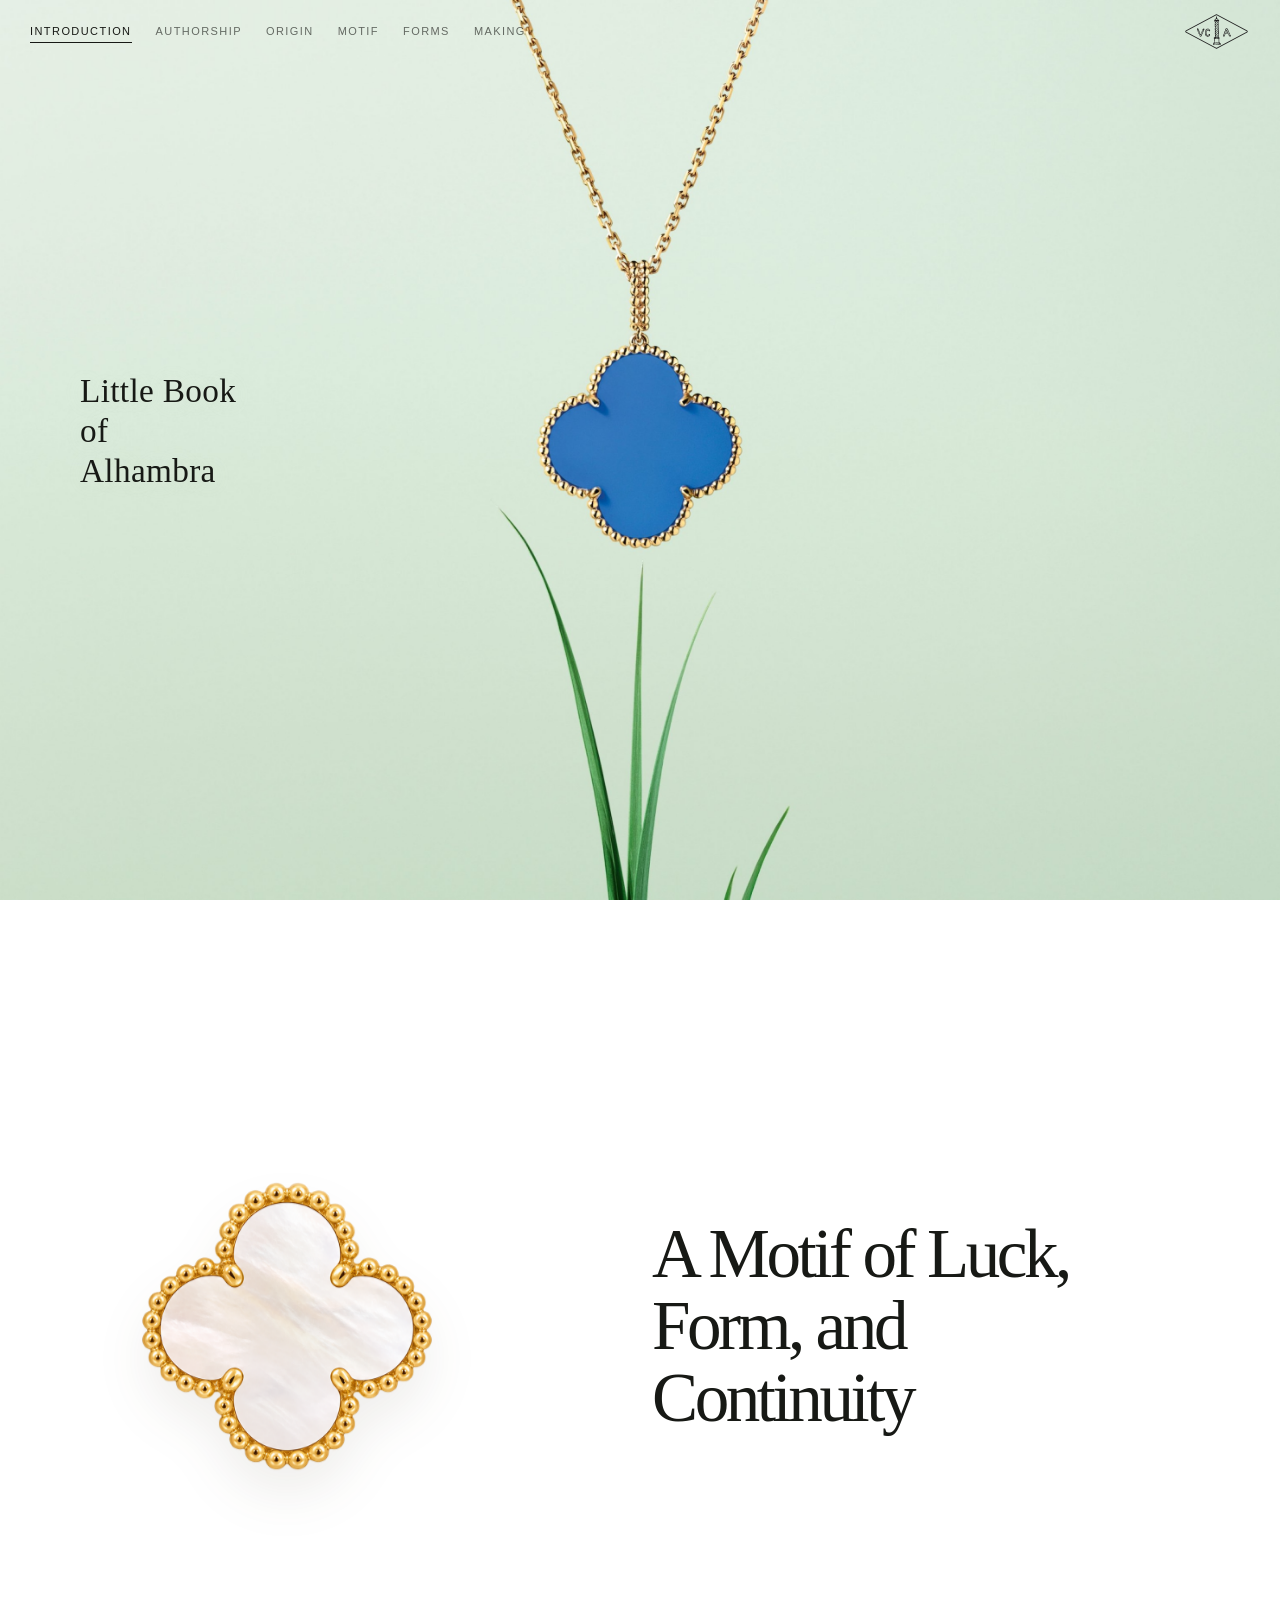
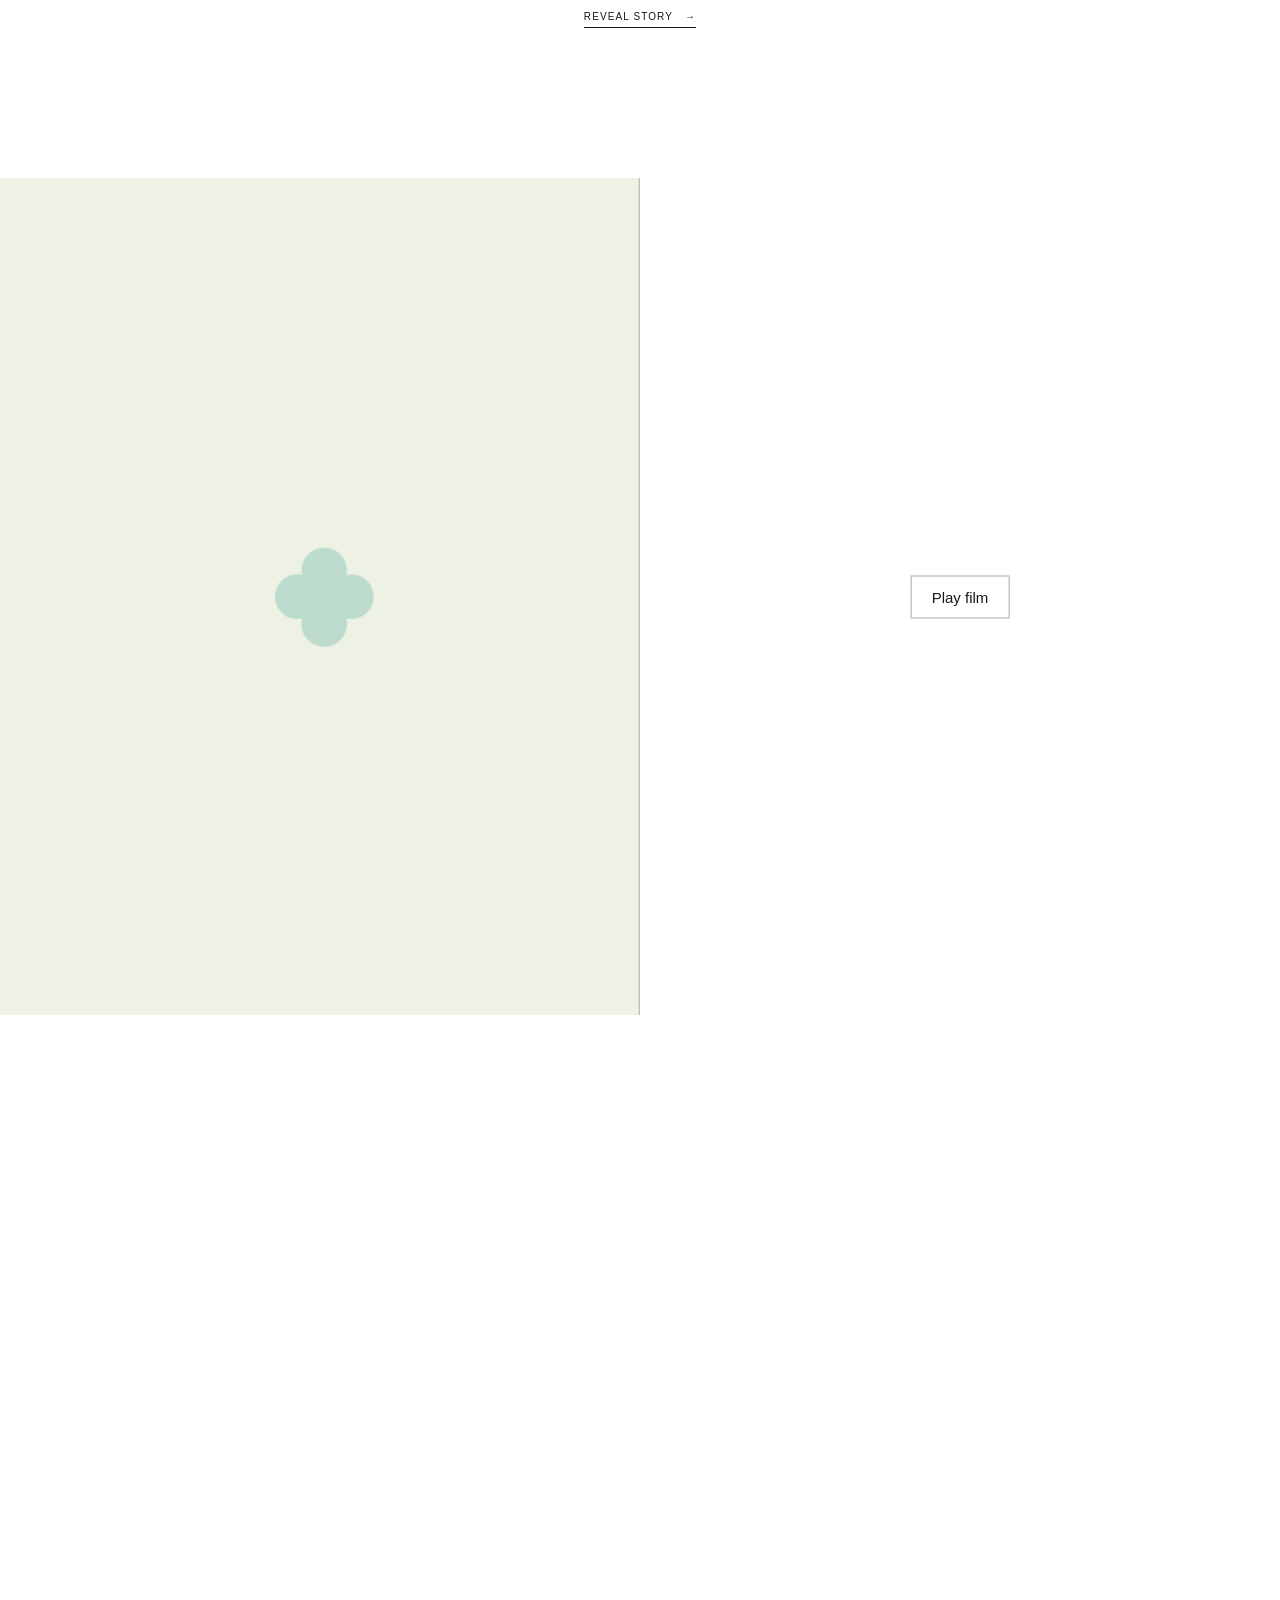
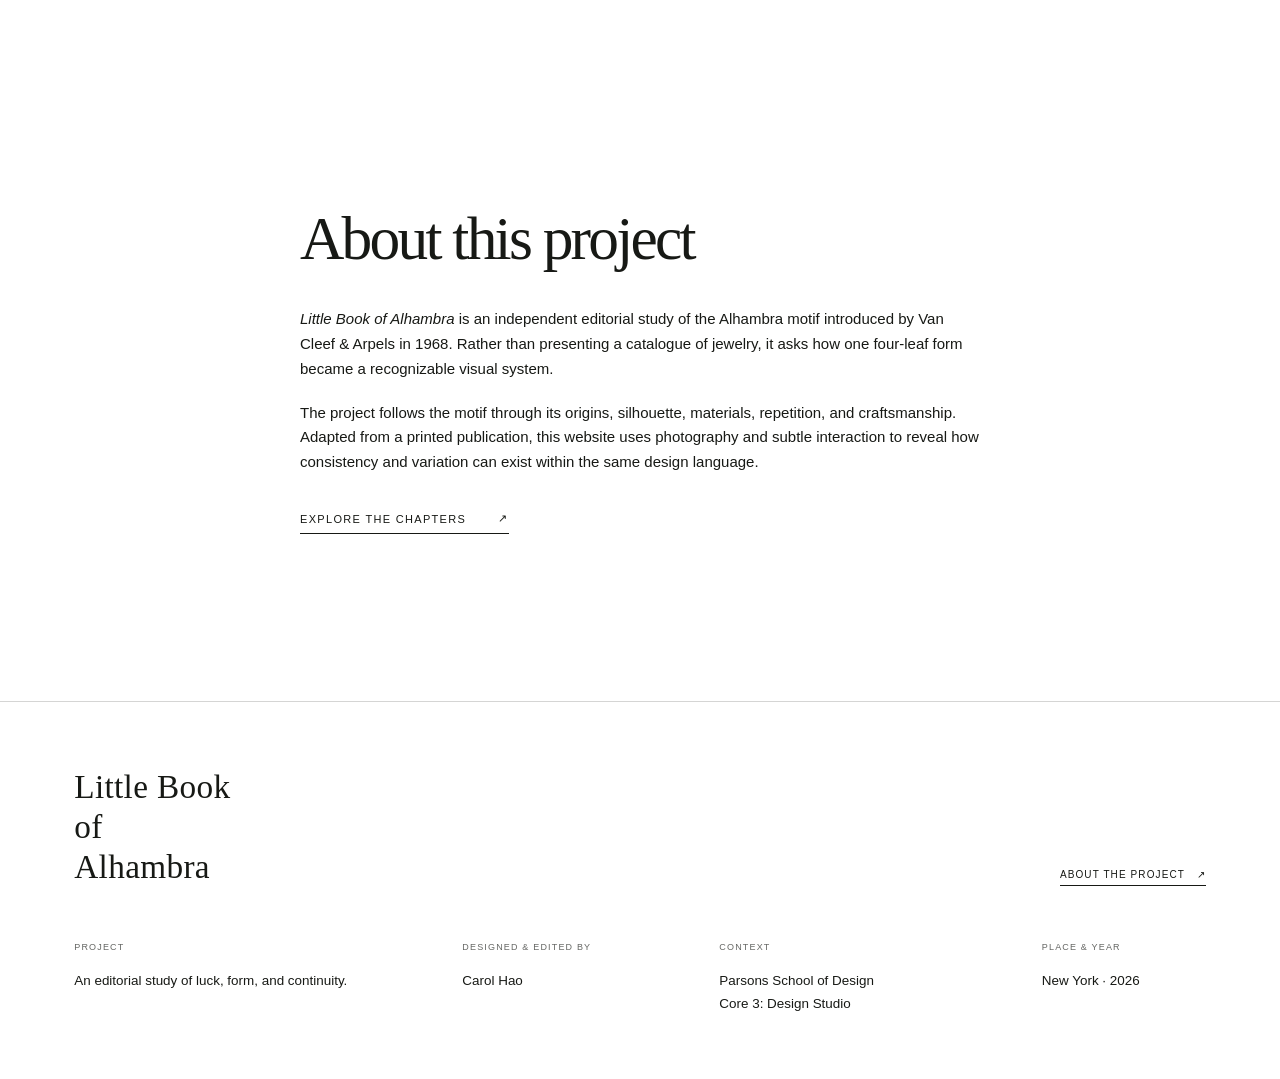
<file: index.html>
<!DOCTYPE html>

<html lang="en">
<head>
<meta charset="utf-8"/>
<meta content="width=device-width, initial-scale=1" name="viewport"/>
<meta content="#f4f1e7" name="theme-color"/>
<meta content="Little Book of Alhambra is an independent editorial study of the four-leaf motif, its origins, material variation, and design language." name="description"/>
<title>Introduction — Little Book of Alhambra</title>
<link href="style.css?v=87" rel="stylesheet"/>
<script src="page-transition.js?v=85"></script>
</head>
<body data-page="introduction">
<div aria-hidden="true" class="scroll-progress"><span></span></div>
<a class="skip-link" href="#main-content">Skip to main content</a>
<header class="site-header">
<nav aria-label="Main navigation" class="nav">
<a aria-current="page" class="active" data-page="introduction" href="index.html">Introduction</a>
<a data-page="authorship" href="authorship.html">Authorship</a>
<a data-page="origin" href="origin.html">Origin</a>
<a data-page="motif" href="motif.html">Motif</a>
<a data-page="forms" href="forms.html">Forms</a>
<a data-page="making" href="making.html">Making</a>
</nav>
<a class="nav-logo" href="index.html#about" aria-label="Van Cleef &amp; Arpels — About this project"><img src="assets/vca-diamond.svg" alt="Van Cleef &amp; Arpels" width="121" height="121"/></a>
</header>
<main id="main-content">
<section class="hero hero--landing" id="home">
<div class="hero-copy reveal">
<h1 class="book-title" aria-label="Little Book of Alhambra"><span class="book-title-line">Little Book</span><em class="book-title-of">of</em><span class="book-title-line">Alhambra</span></h1>
</div>
<div class="hero-visual">
<img alt="Blue Alhambra clover pendant hanging above blades of grass against a pale green background" src="assets/introduction-landing-hd.jpg"/>
</div>
</section>
<section class="intro-section editorial-section" id="intro">
<div class="intro-wrap">
<div aria-label="Interactive introduction: move your mouse horizontally, drag, or use left and right arrow keys to reveal the text" class="intro-stage reveal" data-intro-stage="" role="group" style="--intro-progress:0;--pendant-position:6%;--title-x:0px;--title-opacity:1;--copy-x:-55px;--copy-opacity:0" tabindex="0">
<div aria-hidden="true" class="intro-visual">
<img alt="" draggable="false" src="assets/intro-pendant.png"/>
</div>
<div class="intro-title" data-intro-title="">
<h2>A Motif of Luck,<br/>Form, and Continuity</h2>
</div>
<div aria-hidden="true" class="intro-copy" data-intro-copy="">
<h3>One simple shape.<br/>Endless possibilities.</h3>
<p>Since its introduction in 1968, Alhambra has become one of the most recognizable forms associated with Van Cleef &amp; Arpels. Four rounded leaves and a delicate beaded border give the motif its identity.</p>
<p>Materials, colors, scale, and arrangements may change, but the shape remains familiar. This study looks at Alhambra as a visual system built through repetition and variation.</p>
<p class="intro-question">How can one simple shape keep changing without losing its identity?</p>

</div>
<div class="intro-controls">
<button aria-label="Reveal the introduction text" class="intro-toggle" data-intro-toggle="" type="button"><span>REVEAL STORY</span><span aria-hidden="true">→</span></button>
</div>
</div>
</div>
</section>
<!-- ABOUT: the project's scope and editorial purpose; kept within Introduction. -->

<section class="intro-heritage" id="heritage" data-heritage aria-label="Four stories of Alhambra"><div class="intro-heritage-stage"><div class="heritage-color" data-heritage-color><img class="heritage-color-image heritage-cream" src="assets/introduction-cream-clover.png" alt=""/><img class="heritage-color-image heritage-green" src="assets/introduction-green-clover.png" alt=""/></div><div class="heritage-reading"><div class="heritage-film" data-heritage-film><video muted playsinline preload="metadata" data-luck-film aria-label="An Alhambra film"><source src="assets/introduction-luck-film.mp4" type="video/mp4"/></video><button type="button" data-luck-play hidden>Play film</button></div><article class="heritage-panel" data-heritage-panel="0"><h2>Precious Lucky Charm</h2><p>Luck has long been part of Van Cleef &amp; Arpels’ creative language, inspiring wooden talismans, charms, and ladybugs. Jacques Arpels enjoyed picking four-leaf clovers and offering them with the poem “Don’t Quit,” a reminder to keep hope alive.</p></article><article class="heritage-panel" data-heritage-panel="1"><h2>The virtuosity of the craftsmen</h2><p>From stone selection and jewelry work to setting and polishing, the Maison’s savoir-faire brings Alhambra creations to life. More than a century of expertise informs the attention given to every detail. Fluid and refined, the motifs accompany the wearer’s movements with elegance.</p></article><article class="heritage-panel" data-heritage-panel="2"><h2>A thousand faces</h2><p>Inspired by the beauty of nature, Alhambra explores a wide range of materials: mother-of-pearl, carnelian, creased gold, and diamonds. Each surface brings a different color, texture, and play of light to the same familiar outline.</p></article><article class="heritage-panel" data-heritage-panel="3"><h2>As you wish…</h2><p>Edged with gold beads, Alhambra motifs appear across necklaces, pendants, bracelets, earrings, and rings. Colors, materials, and arrangements can be combined into a personal collection, carrying stories and memories through time.</p></article></div></div></section><section aria-labelledby="about-heading" class="about-section" id="about">
<figure class="about-clover-divider" aria-hidden="true">
<img src="assets/about-four-leaf-divider.png" alt="" loading="lazy" decoding="async"/>
</figure>
<div class="about-reading reveal">

<h2 id="about-heading">About this project</h2>
<p><em>Little Book of Alhambra</em> is an independent editorial study of the Alhambra motif introduced by Van Cleef &amp; Arpels in 1968. Rather than presenting a catalogue of jewelry, it asks how one four-leaf form became a recognizable visual system.</p>
<p>The project follows the motif through its origins, silhouette, materials, repetition, and craftsmanship. Adapted from a printed publication, this website uses photography and subtle interaction to reveal how consistency and variation can exist within the same design language.</p>
<a class="text-link about-story-link" href="authorship.html">Explore the chapters <span aria-hidden="true">↗</span></a>
</div>
</section>
</main>
<footer aria-label="Colophon" class="site-colophon">
<div class="colophon-top">
<a class="colophon-title book-title" href="index.html" aria-label="Little Book of Alhambra"><span class="book-title-line">Little Book</span><em class="book-title-of">of</em><span class="book-title-line">Alhambra</span></a>
<a class="colophon-about-link" href="index.html#about">About the project <span aria-hidden="true">↗</span></a>
</div>
<div class="colophon-details">
<div class="colophon-detail">
<span class="colophon-label">PROJECT</span>
<span class="colophon-value">An editorial study of luck, form, and continuity.</span>
</div>
<div class="colophon-detail">
<span class="colophon-label">DESIGNED &amp; EDITED BY</span>
<span class="colophon-value">Carol Hao</span>
</div>
<div class="colophon-detail">
<span class="colophon-label">CONTEXT</span>
<span class="colophon-value">Parsons School of Design<br/>Core 3: Design Studio</span>
</div>
<div class="colophon-detail">
<span class="colophon-label">PLACE &amp; YEAR</span>
<span class="colophon-value">New York · 2026</span>
</div>
</div>
</footer>
<script defer="" src="script.js?v=87"></script>
<script defer src="editorial-navigation.js?v=84"></script>
</body>
</html>
</file>
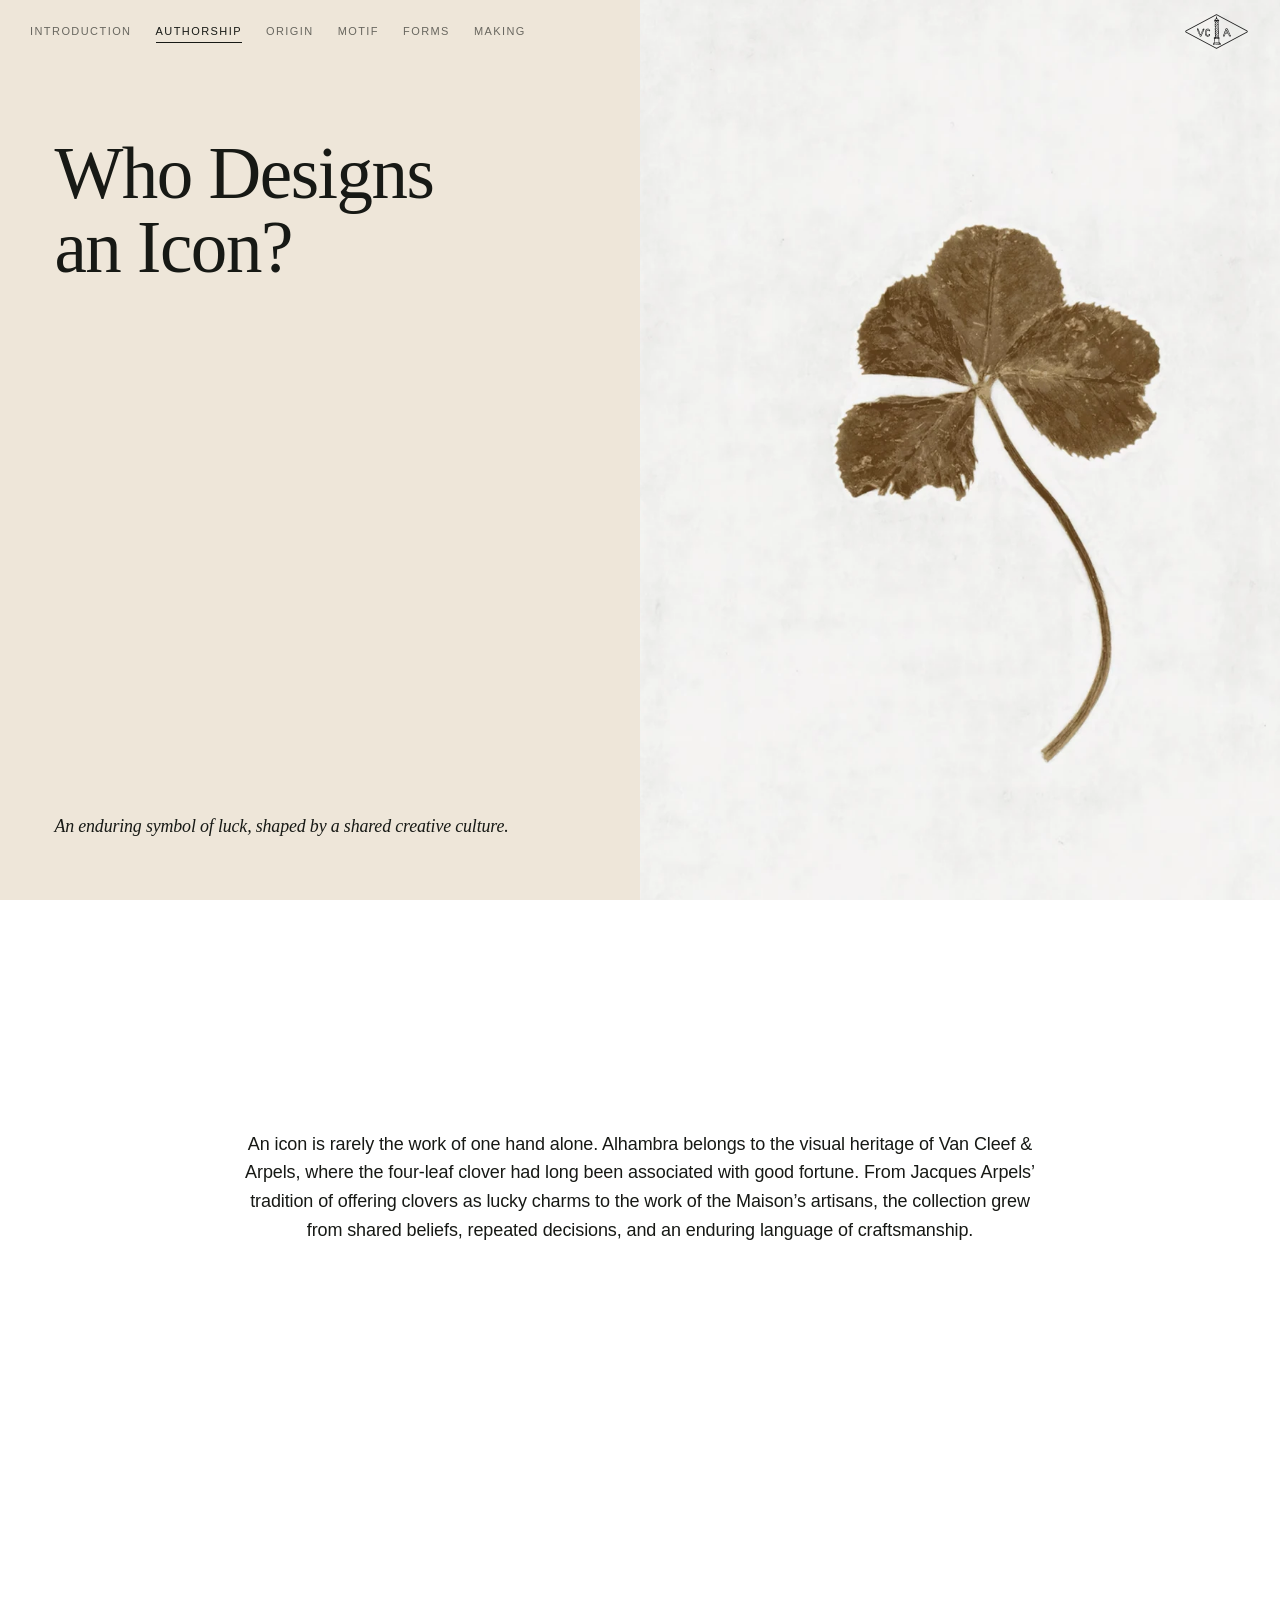
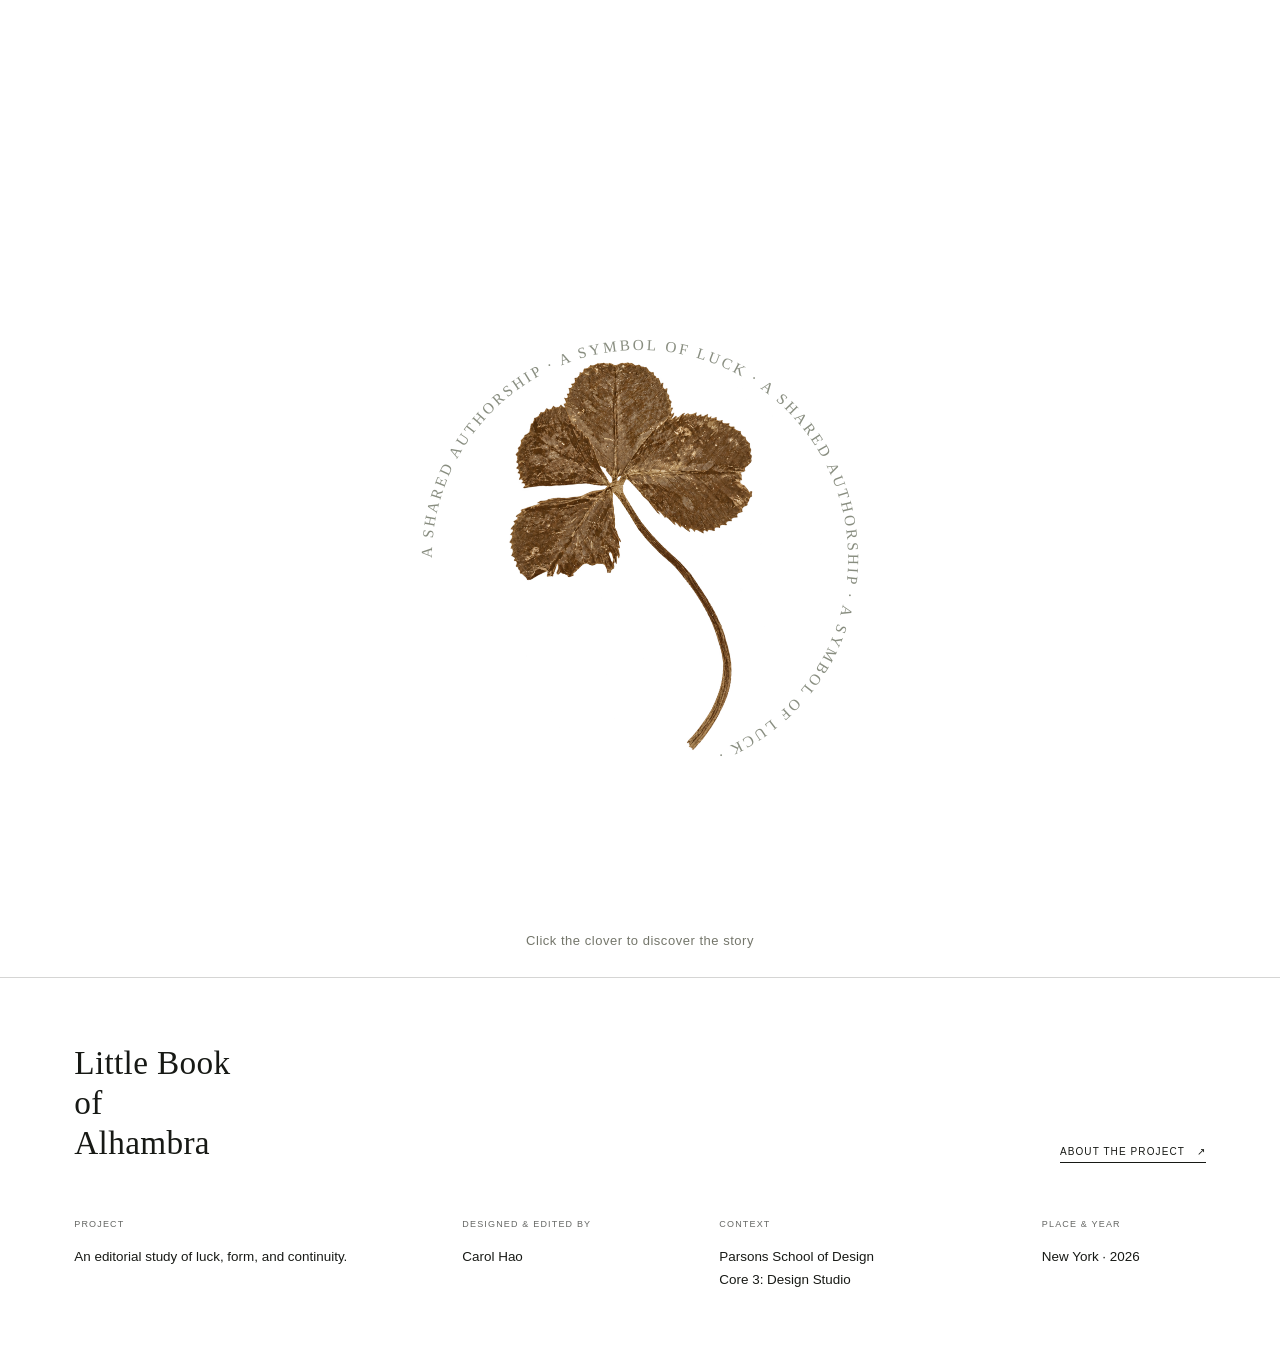
<file: authorship.html>
<!DOCTYPE html>

<html lang="en">
<head>
<meta charset="utf-8"/>
<meta content="width=device-width, initial-scale=1" name="viewport"/>
<meta content="#f4f1e7" name="theme-color"/>
<meta content="A look at shared authorship, Jacques Arpels, luck, and the Maison behind the Alhambra motif." name="description"/>
<title>Who Designs an Icon? — Little Book of Alhambra</title>
<link href="style.css?v=87" rel="stylesheet"/>
<script src="page-transition.js?v=85"></script>
</head>
<body data-page="authorship">
<div aria-hidden="true" class="scroll-progress"><span></span></div>
<a class="skip-link" href="#main-content">Skip to main content</a>
<header class="site-header">
<nav aria-label="Main navigation" class="nav">
<a data-page="introduction" href="index.html">Introduction</a>
<a aria-current="page" class="active" data-page="authorship" href="authorship.html">Authorship</a>
<a data-page="origin" href="origin.html">Origin</a>
<a data-page="motif" href="motif.html">Motif</a>
<a data-page="forms" href="forms.html">Forms</a>
<a data-page="making" href="making.html">Making</a>
</nav>
<a class="nav-logo" href="index.html#about" aria-label="Van Cleef &amp; Arpels — About this project"><img src="assets/vca-diamond.svg" alt="Van Cleef &amp; Arpels" width="121" height="121"/></a>
</header>
<main id="main-content">
<!-- Chapter opening: unified visual masthead inspired by editorial magazine profiles -->
<section aria-labelledby="authorship-title" class="chapter-cover chapter-cover--authorship" data-scroll-cover="">
<div class="chapter-cover-copy">
<div class="chapter-cover-heading">
<h1 id="authorship-title">Who Designs<br/>an Icon?</h1>

</div>

<div class="chapter-cover-footer"><p class="chapter-cover-summary">An enduring symbol of luck, shaped by a shared creative culture.</p></div></div>
<figure class="chapter-cover-image">
<img alt="A preserved four-leaf clover pressed on white archival paper" decoding="async" fetchpriority="high" src="assets/opening-authorship-v16.webp"/>
</figure>
</section><section aria-label="Introduction to Who Designs an Icon?" class="chapter-introduction"><div class="chapter-introduction-inner" data-scene-intensity="quiet" data-scroll-scene=""><p class="chapter-introduction-text">An icon is rarely the work of one hand alone. Alhambra belongs to the visual heritage of Van Cleef &amp; Arpels, where the four-leaf clover had long been associated with good fortune. From Jacques Arpels’ tradition of offering clovers as lucky charms to the work of the Maison’s artisans, the collection grew from shared beliefs, repeated decisions, and an enduring language of craftsmanship.</p></div></section>
<section class="chapter-video-divider" id="chapter-divider" aria-hidden="true"><video data-divider-video muted loop playsinline preload="metadata"><source src="assets/chapter-butterfly-divider.mp4" type="video/mp4"/></video></section>

<section class="authorship-portal" id="authorship" aria-label="Explore the story behind the symbol" data-authorship-portal>
<div class="authorship-portal-stage">
<button type="button" class="authorship-portal-button" data-portal-open aria-controls="authorship-story" aria-expanded="false" aria-label="Open the story behind the symbol">
<svg class="authorship-ring" viewBox="0 0 500 500" aria-hidden="true"><defs><path id="portal-circle" d="M250 250 m-204,0 a204,204 0 1,1 408,0 a204,204 0 1,1 -408,0"/></defs><text><textPath href="#portal-circle">A SHARED AUTHORSHIP · A SYMBOL OF LUCK · A SHARED AUTHORSHIP · A SYMBOL OF LUCK · </textPath></text></svg>
<img class="portal-clover" src="assets/pressed-clover.png" alt="A preserved four-leaf clover"/>
</button><p class="portal-invitation">Click the clover to discover the story</p>
</div></section>
<section class="authorship-story authorship-image-story" id="authorship-story" hidden aria-label="The story behind the symbol" data-authorship-image-story>
<div class="authorship-image-stage"><img class="authorship-panorama" src="assets/maison-place-vendome.webp" alt="The façade and entrance of Van Cleef &amp; Arpels at 22 Place Vendôme, Paris" decoding="async" fetchpriority="high"/></div>
<div class="authorship-image-notes">
<div class="authorship-note-row"><article class="authorship-image-note reading-essay" data-image-note><h2 class="essay-internal-heading">The story behind the symbol</h2><p>A familiar symbol of luck, shaped by a shared creative culture. Alhambra is not officially attributed to one named designer. Van Cleef &amp; Arpels presents it as a creation of the Maison, shaped by a shared language of symbols, craftsmanship, and tradition.</p></article></div>
<div class="authorship-note-row"><article class="authorship-image-note reading-essay" data-image-note><h2 class="essay-internal-heading">A shared belief in luck</h2><p>Jacques Arpels helped give that language its emotional meaning by offering four-leaf clovers as lucky charms. A small natural form became a gesture of optimism: something to carry, to offer, and to believe in.</p></article></div>
<div class="authorship-note-row"><article class="authorship-image-note reading-essay" data-image-note><h2 class="essay-internal-heading">A shared authorship</h2><p>At 22 Place Vendôme, the house’s home since 1906, that symbol became part of a larger cultural memory and eventually a consistent design system. The collection grew from shared beliefs, repeated decisions, and an enduring language of craftsmanship. Its identity belongs to that continuity: a familiar form carried forward through the hands of the Maison’s artisans.</p></article></div>
</div></section>
<!-- LONG FEATURE 01: The Origin of a Visual System -->
</main>
<footer aria-label="Colophon" class="site-colophon">
<div class="colophon-top">
<a class="colophon-title book-title" href="index.html" aria-label="Little Book of Alhambra"><span class="book-title-line">Little Book</span><em class="book-title-of">of</em><span class="book-title-line">Alhambra</span></a>
<a class="colophon-about-link" href="index.html#about">About the project <span aria-hidden="true">↗</span></a>
</div>
<div class="colophon-details">
<div class="colophon-detail">
<span class="colophon-label">PROJECT</span>
<span class="colophon-value">An editorial study of luck, form, and continuity.</span>
</div>
<div class="colophon-detail">
<span class="colophon-label">DESIGNED &amp; EDITED BY</span>
<span class="colophon-value">Carol Hao</span>
</div>
<div class="colophon-detail">
<span class="colophon-label">CONTEXT</span>
<span class="colophon-value">Parsons School of Design<br/>Core 3: Design Studio</span>
</div>
<div class="colophon-detail">
<span class="colophon-label">PLACE &amp; YEAR</span>
<span class="colophon-value">New York · 2026</span>
</div>
</div>
</footer>
<script defer="" src="script.js?v=87"></script>
<script defer src="editorial-navigation.js?v=84"></script>
</body>
</html>
</file>
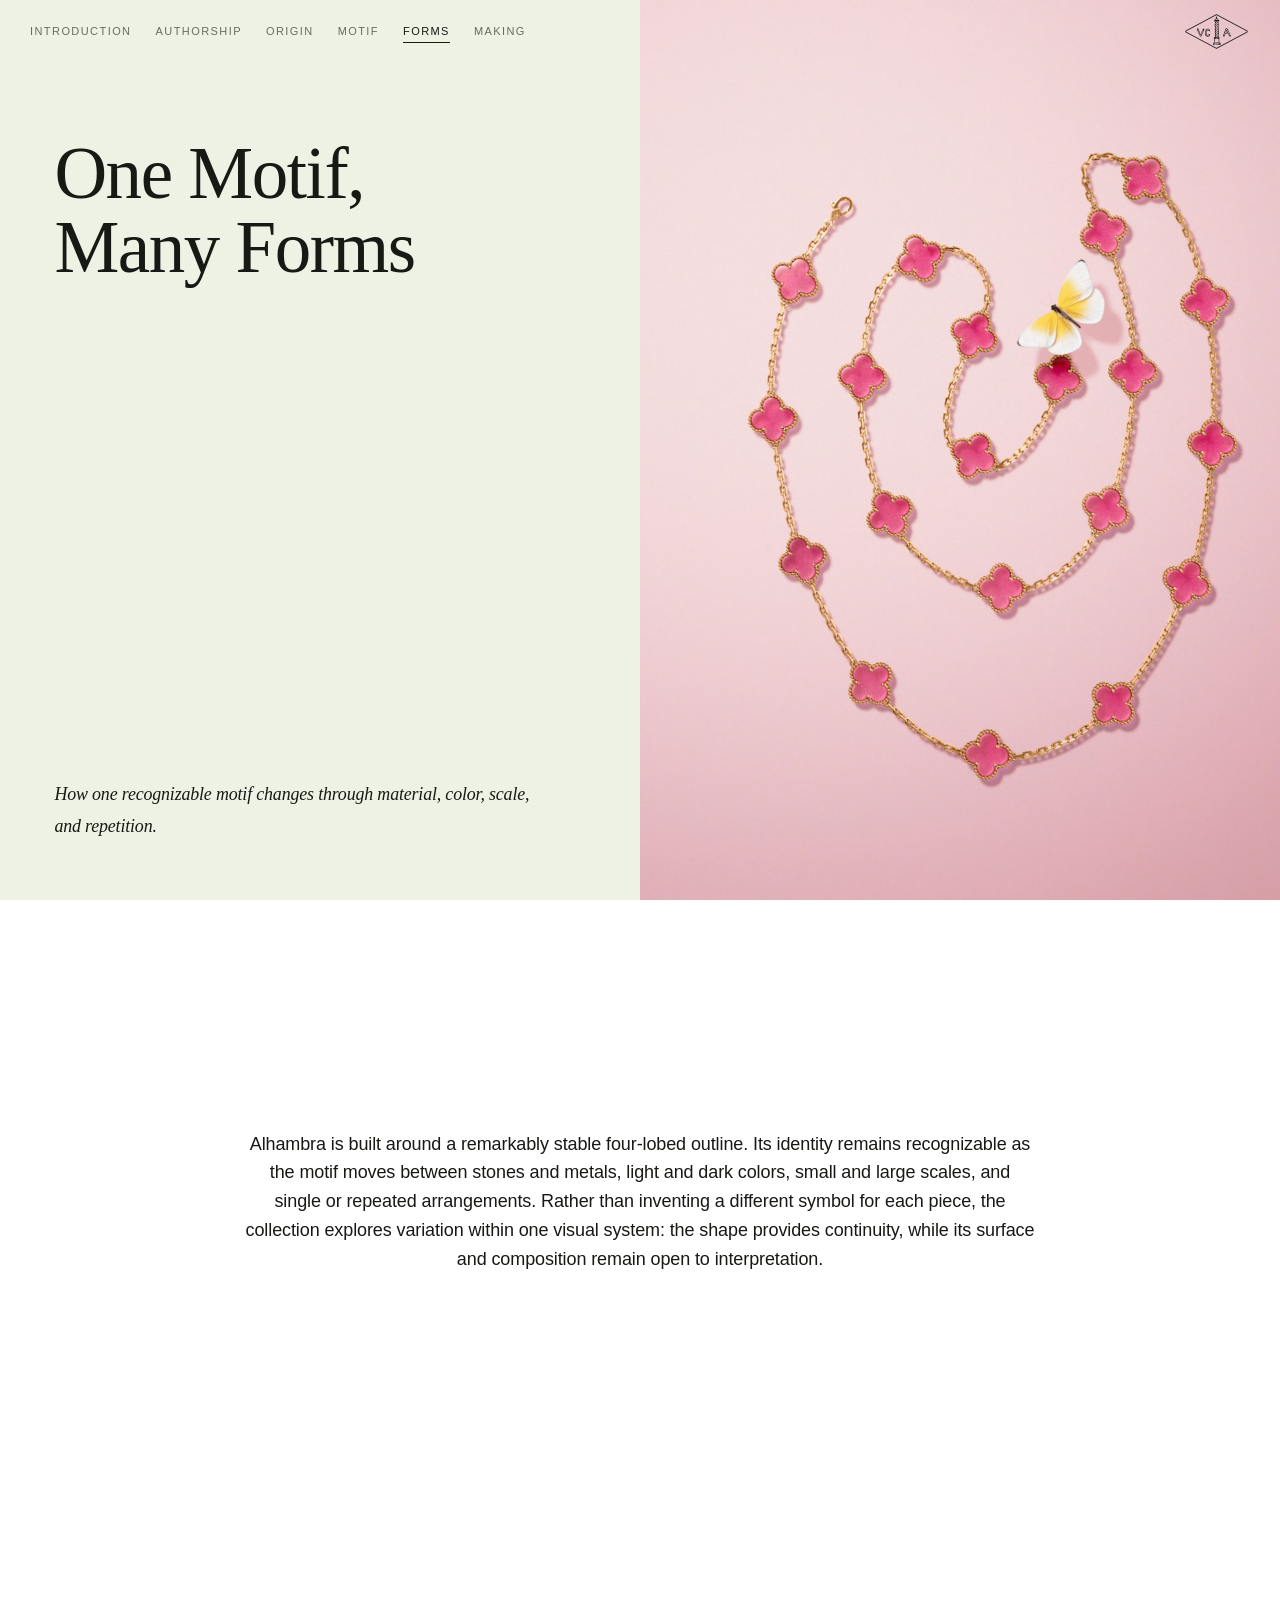
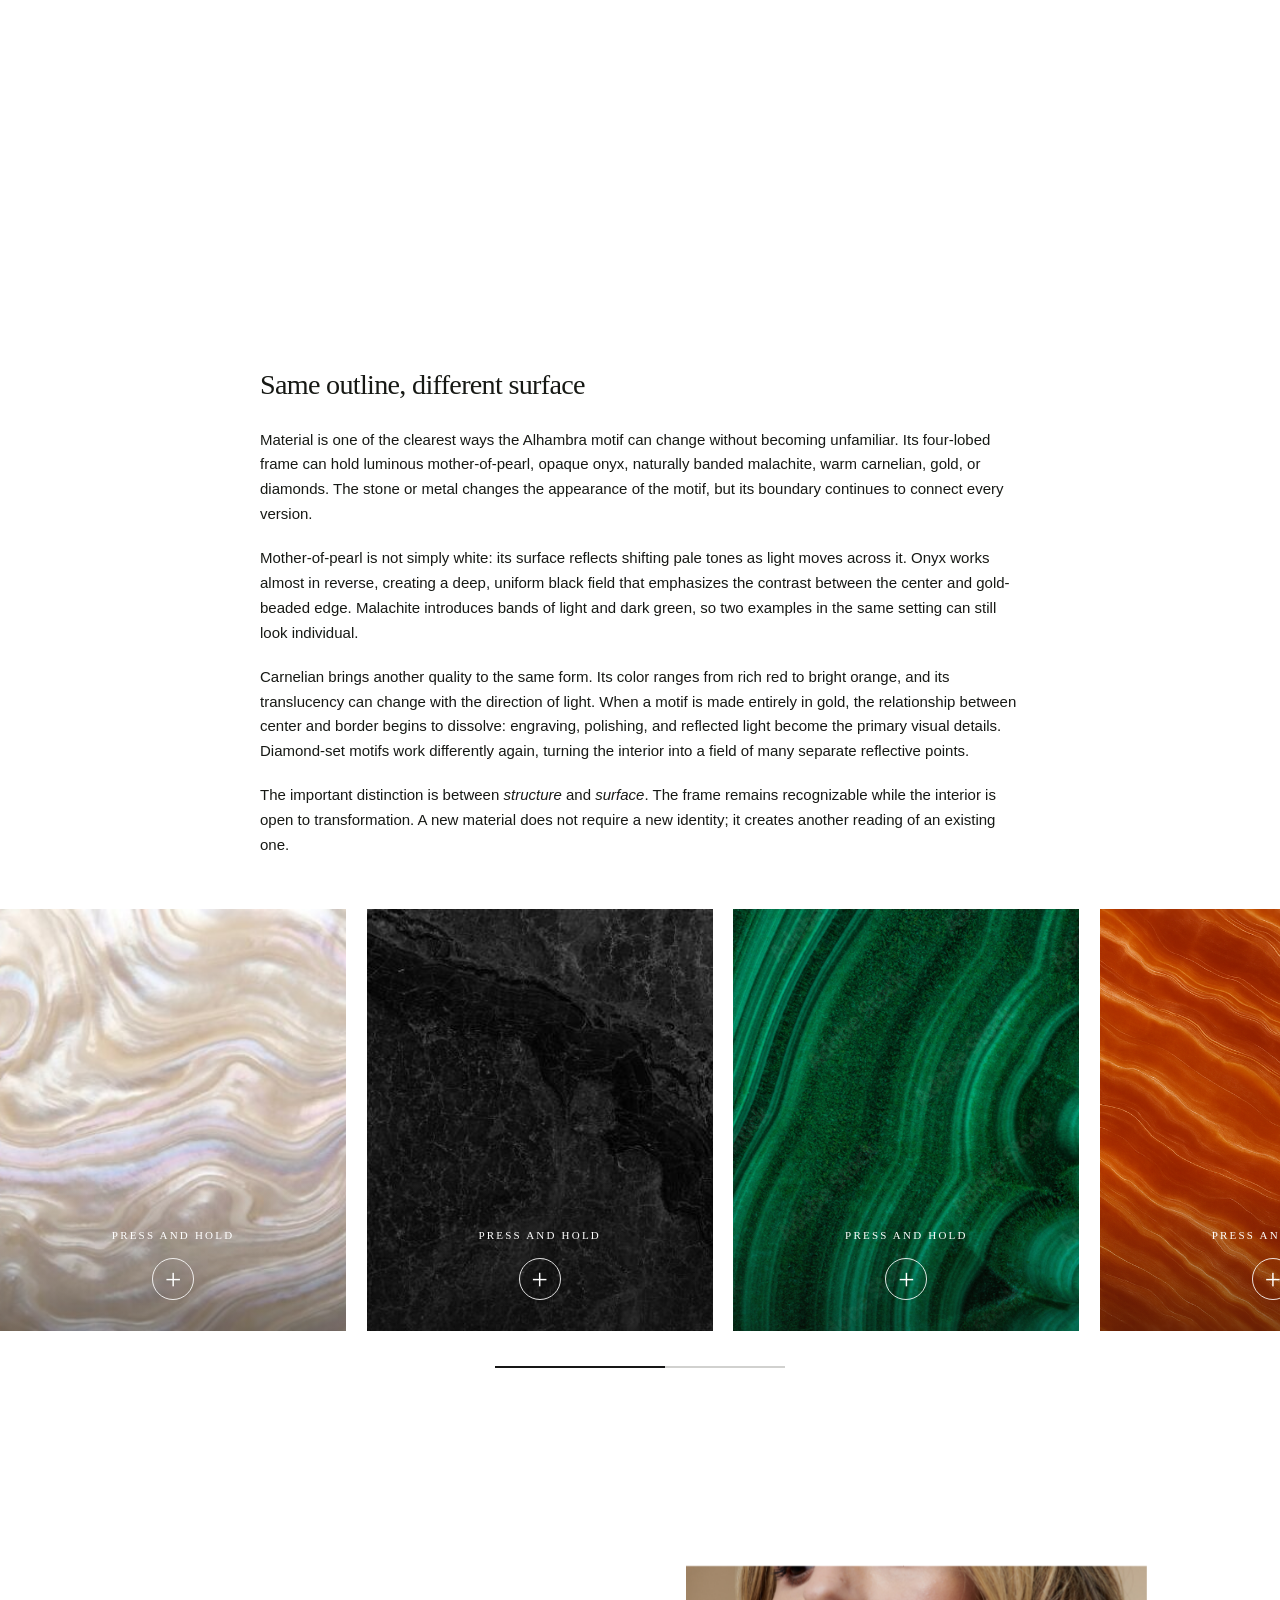
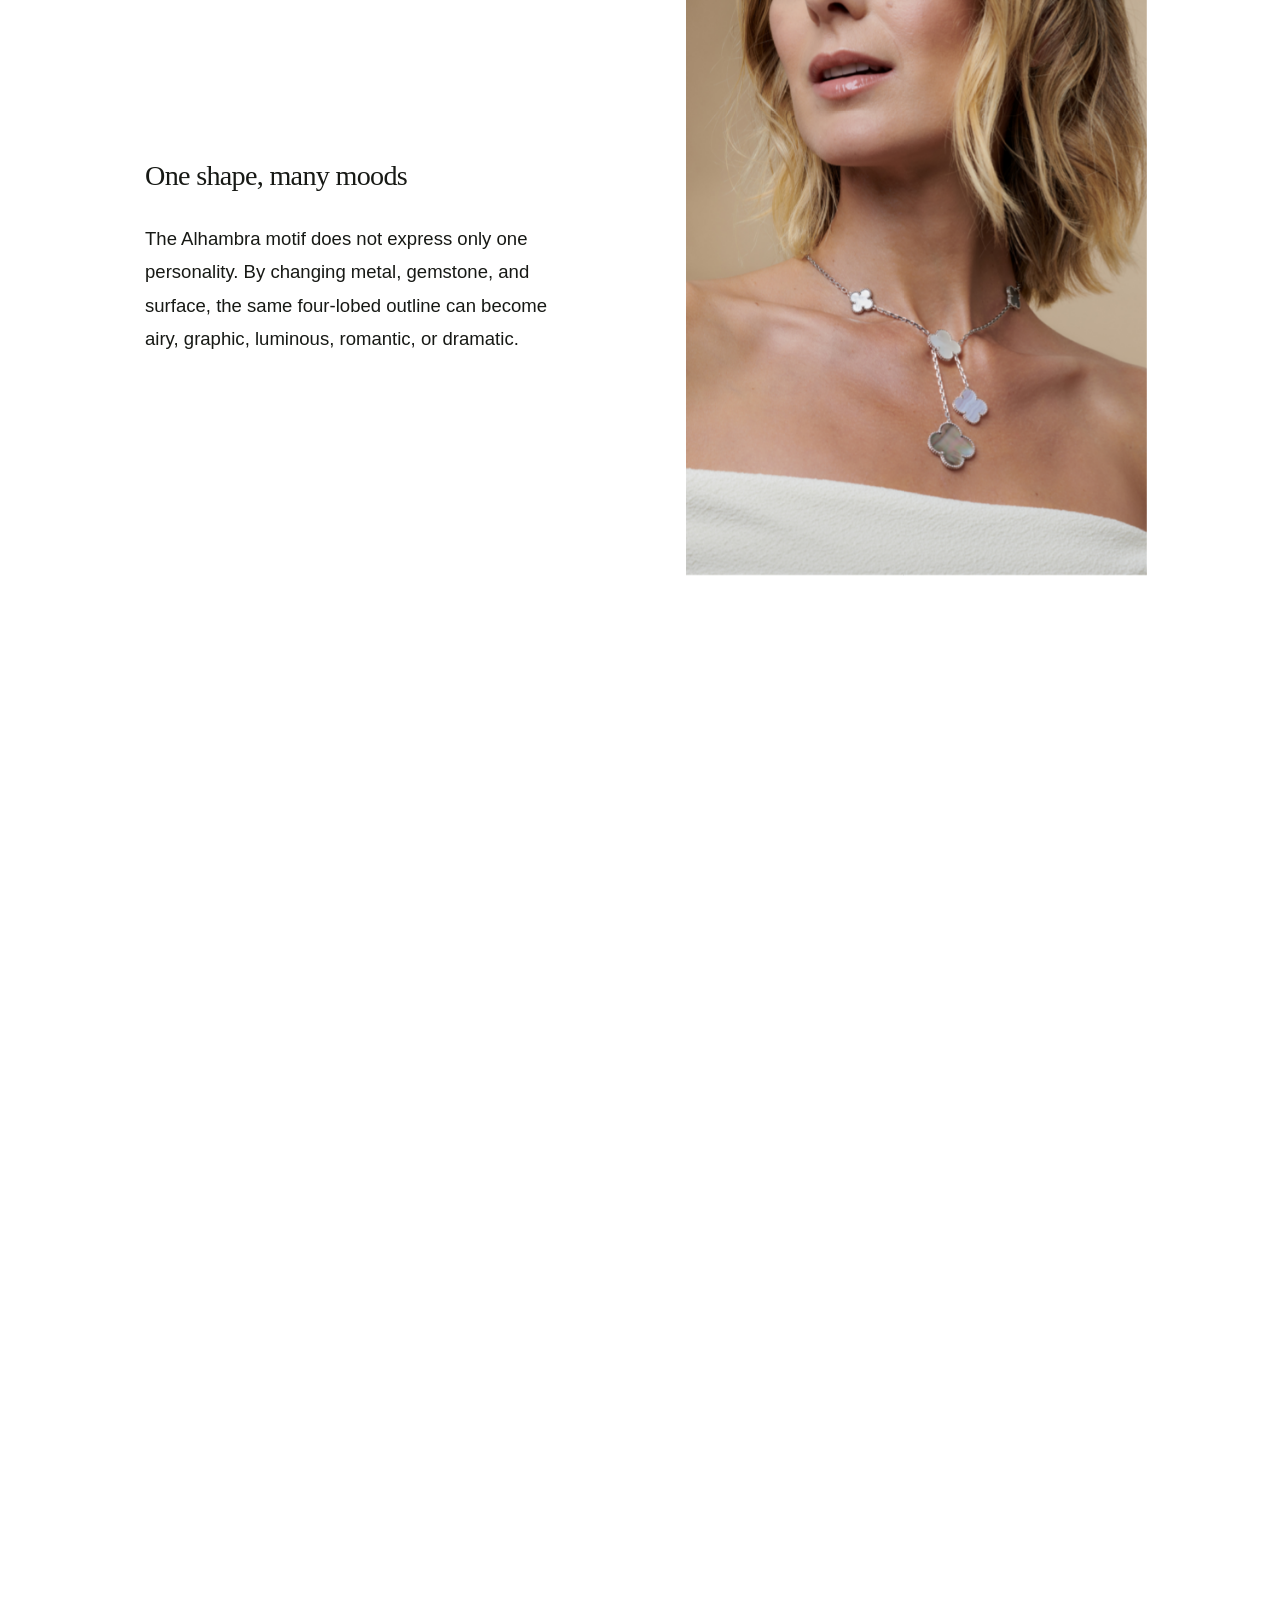
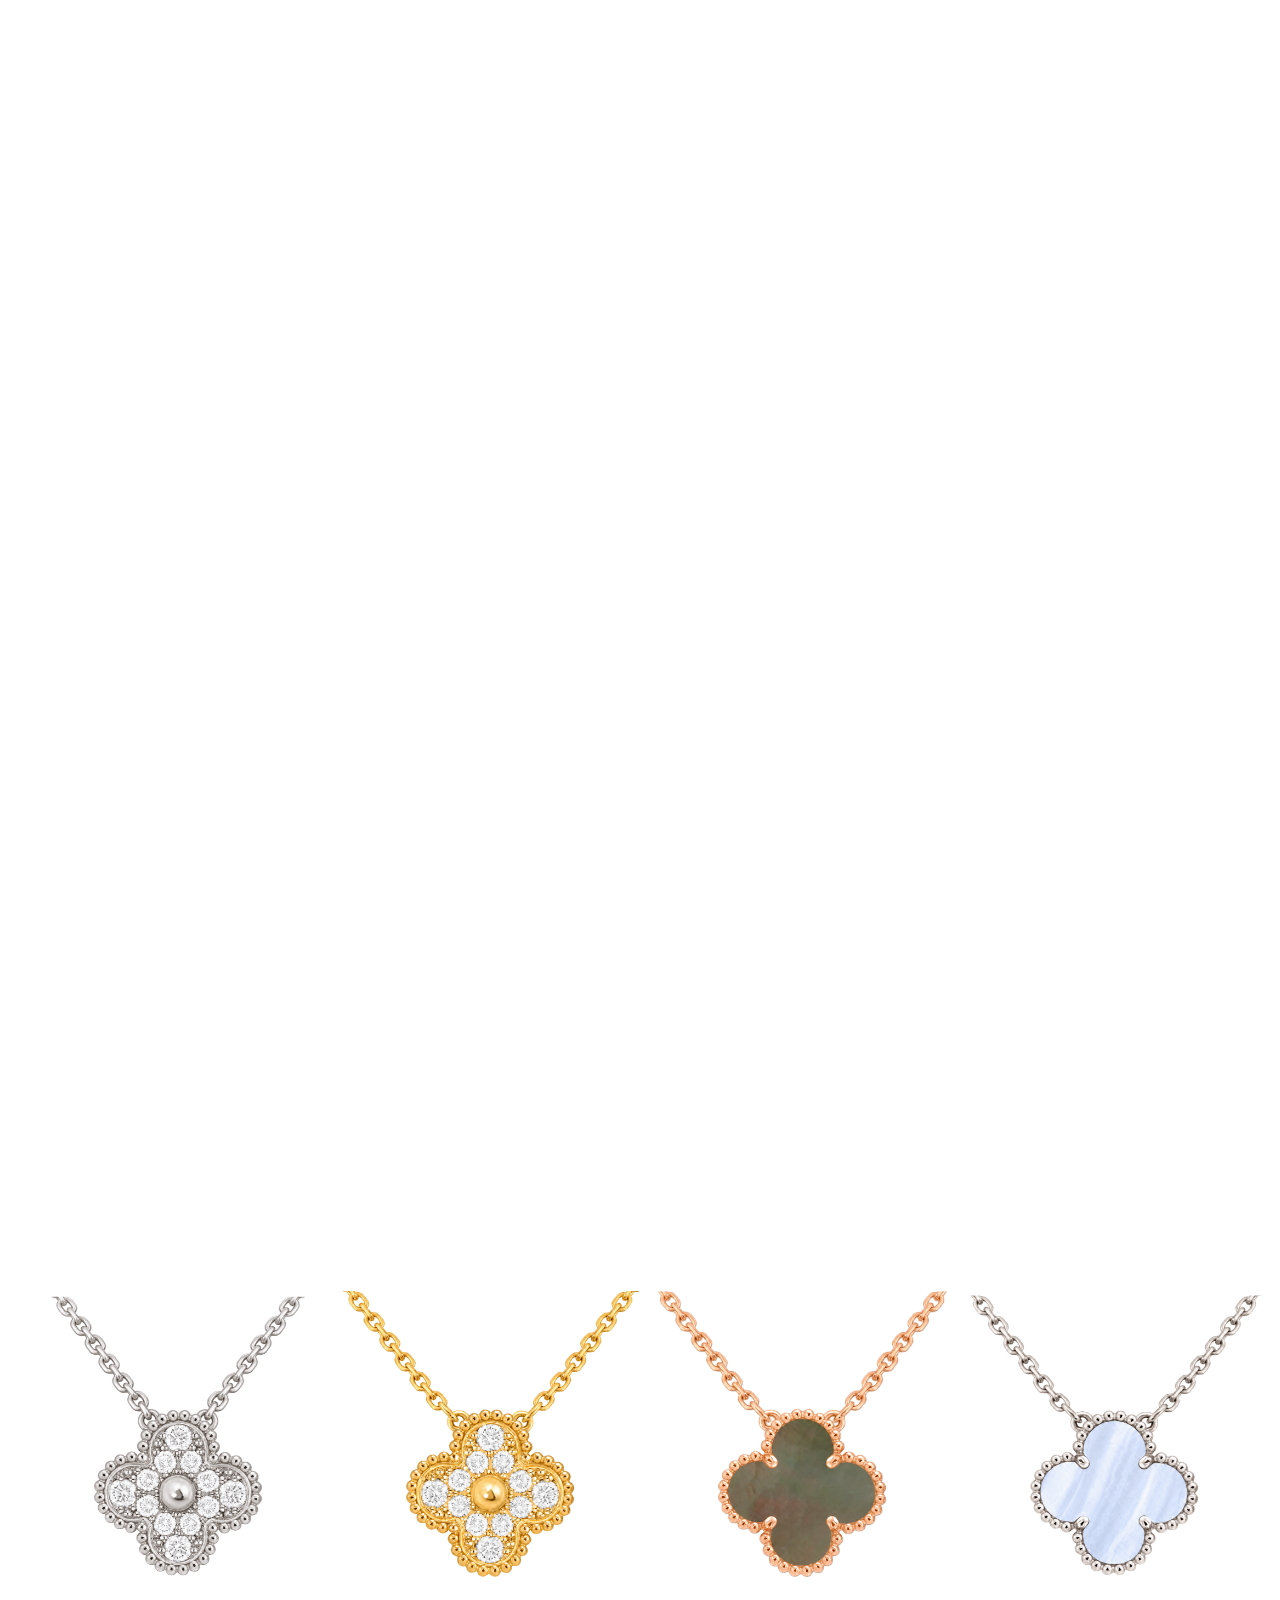
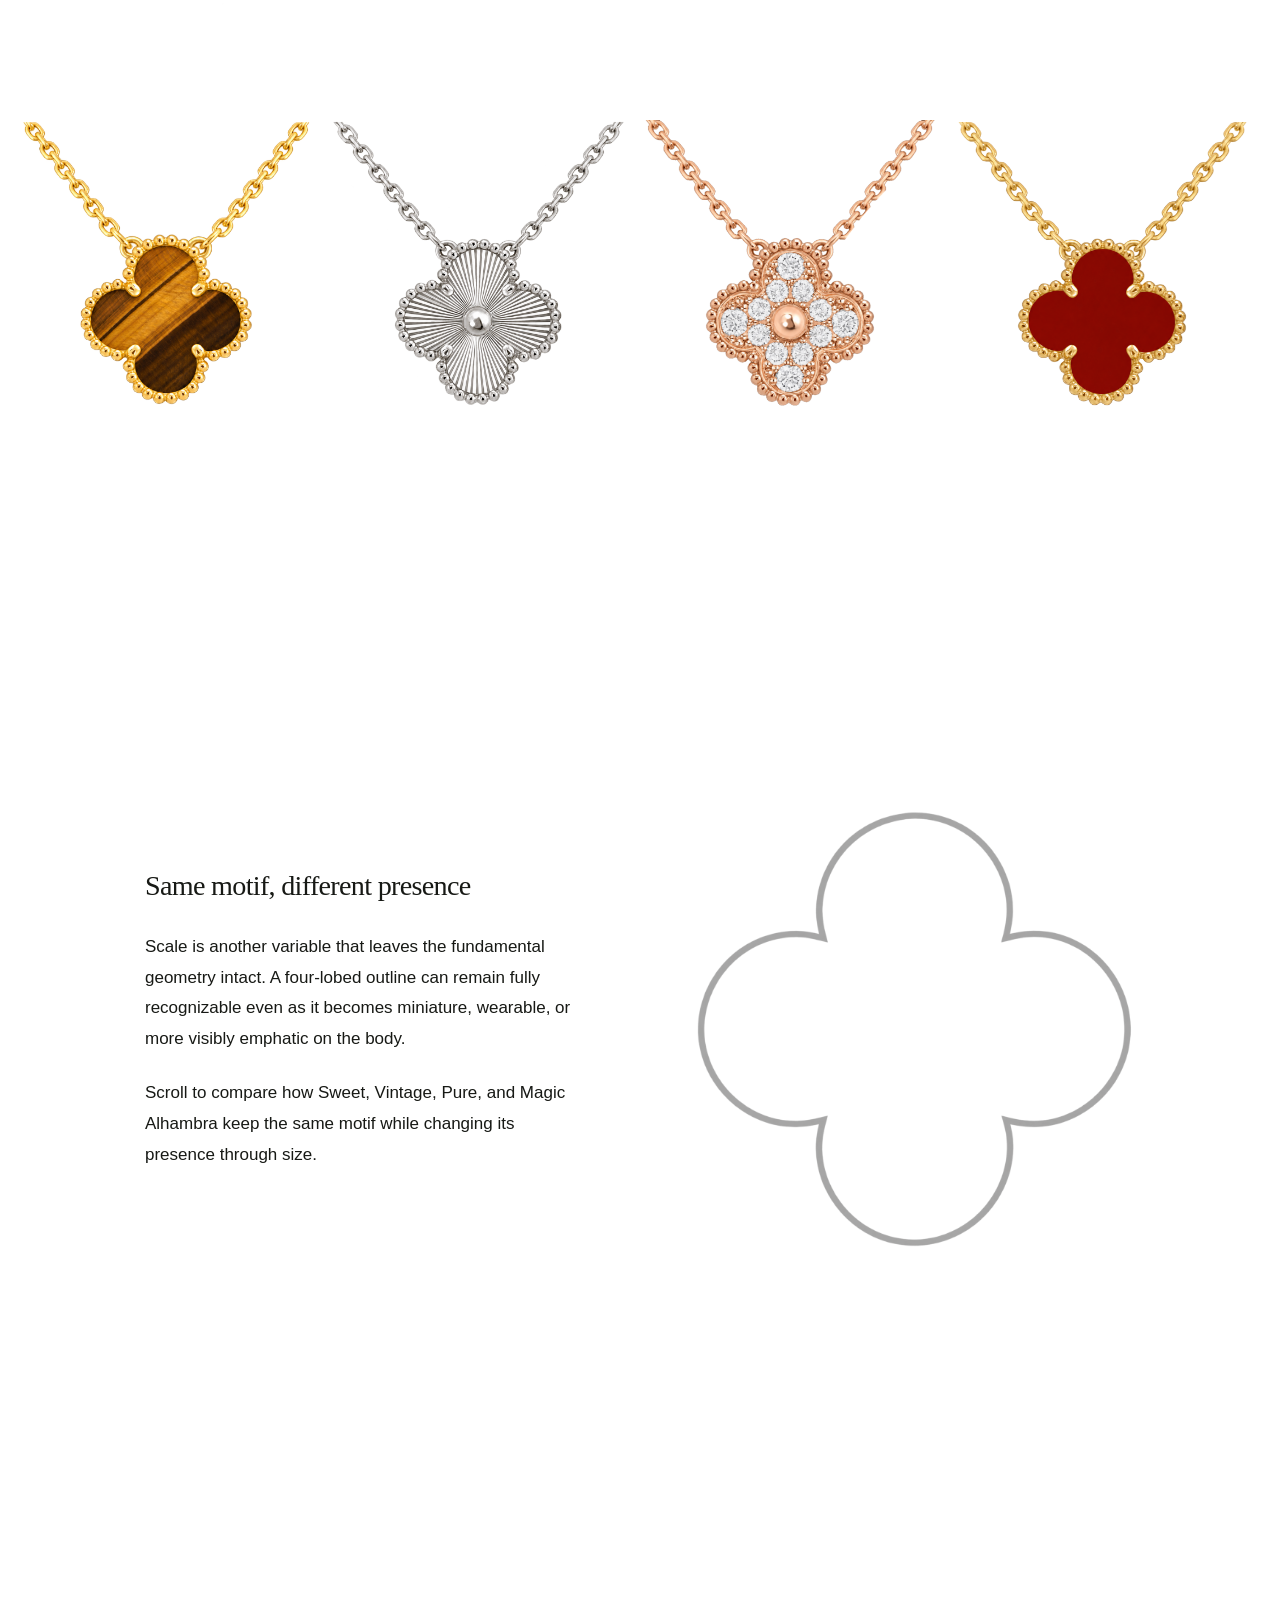
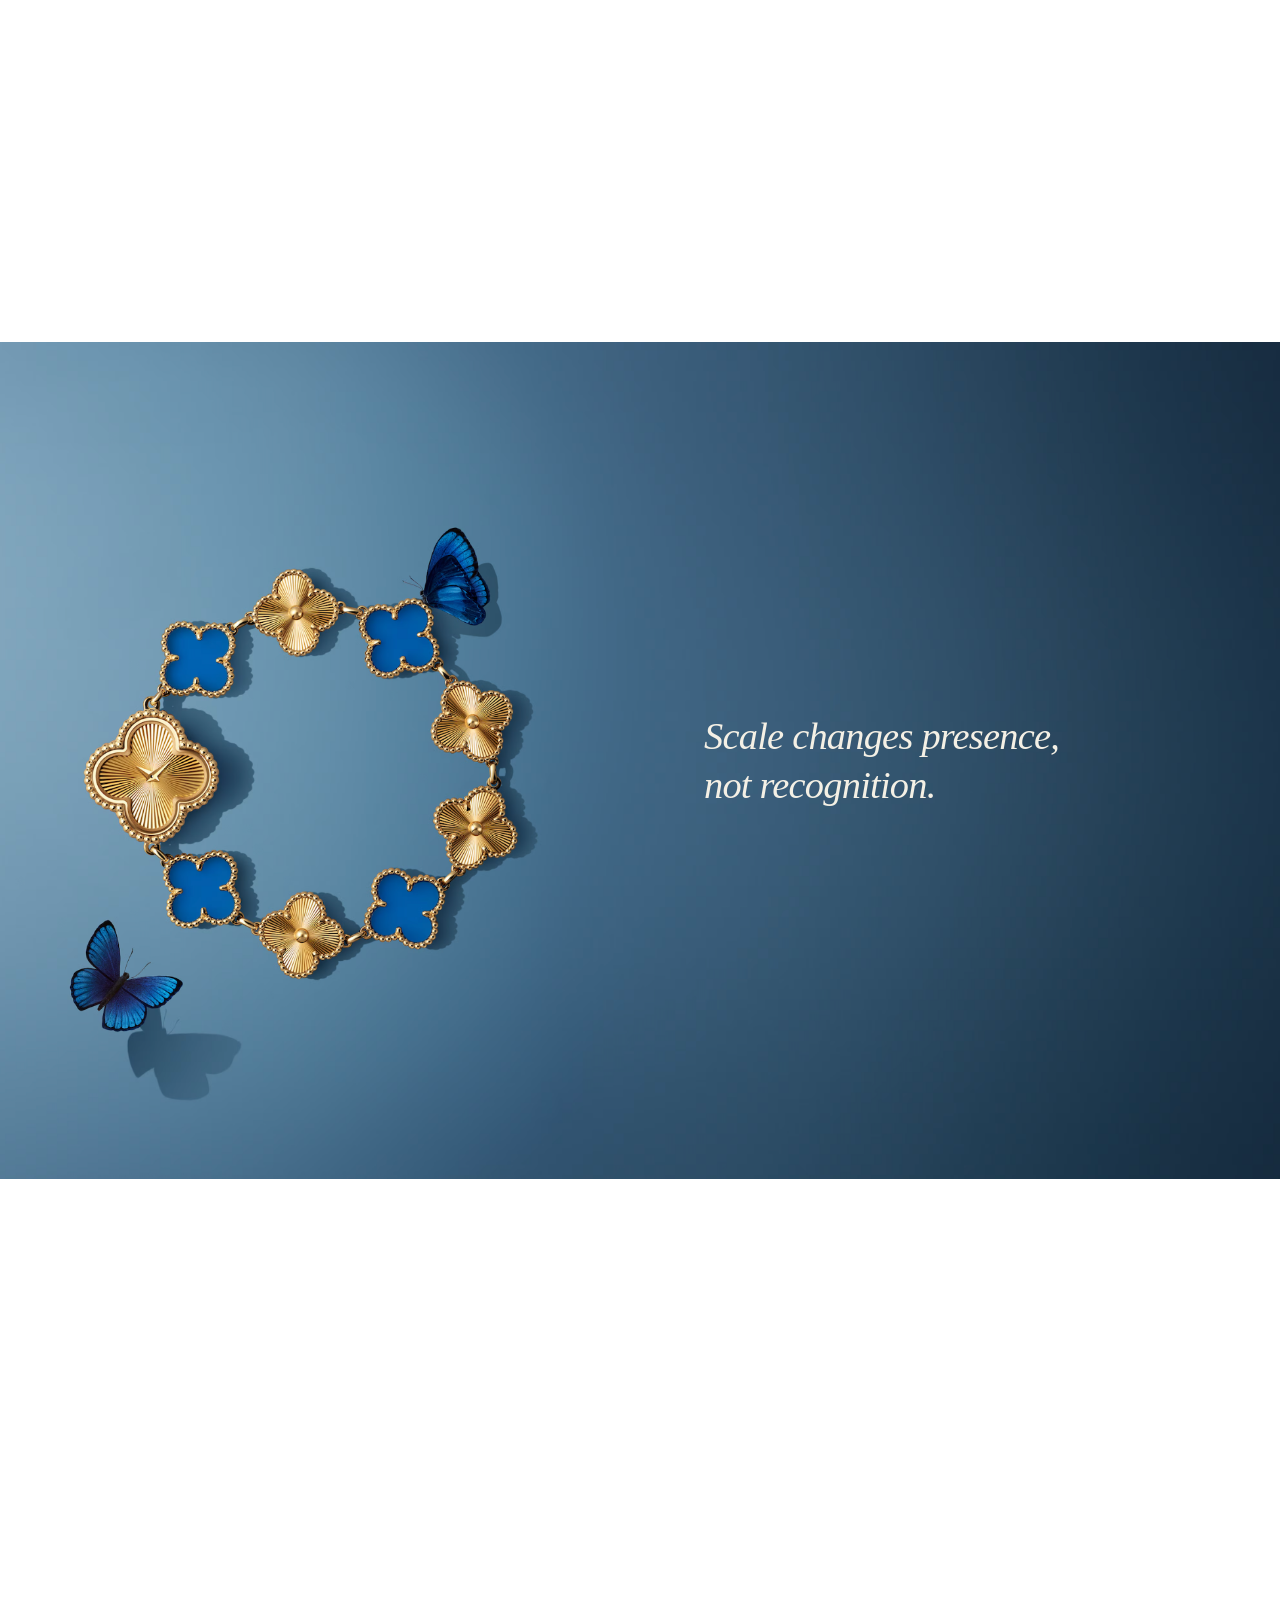
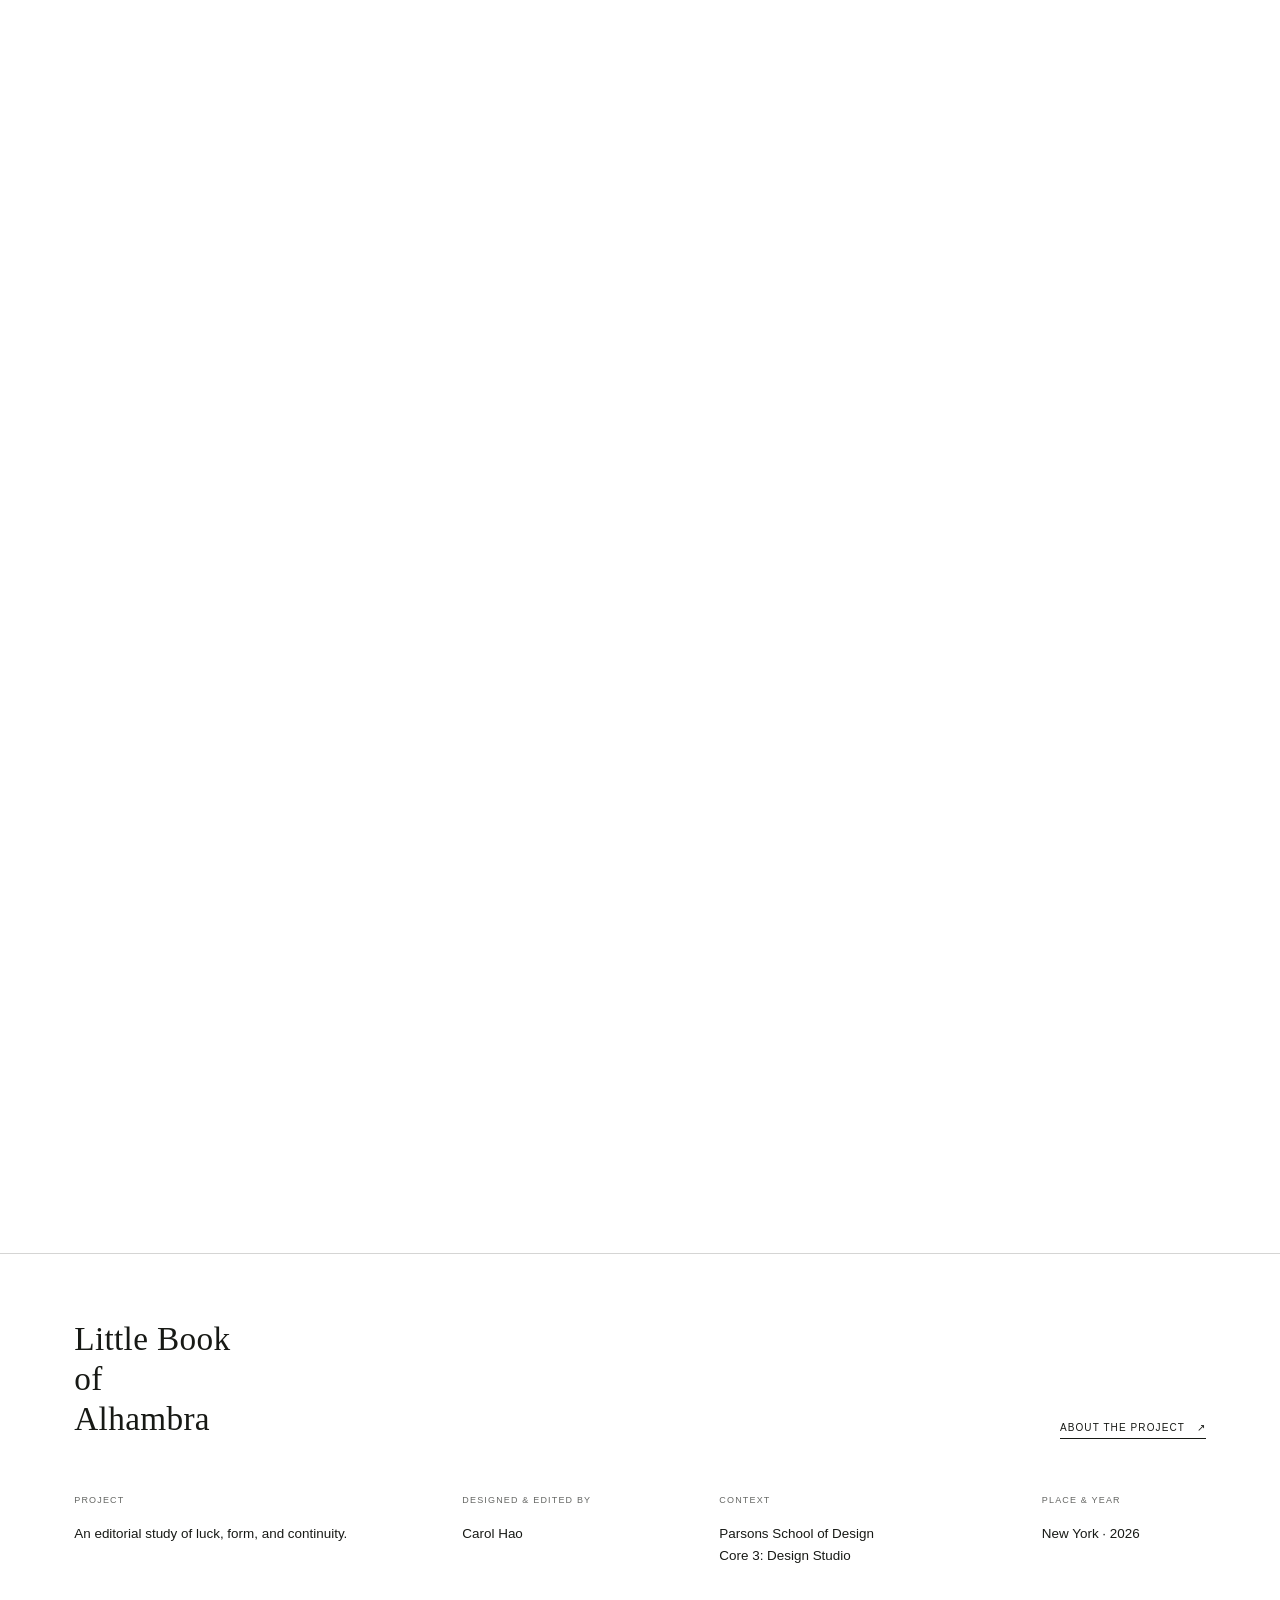
<file: forms.html>
<!DOCTYPE html>

<html lang="en">
<head>
<meta charset="utf-8"/>
<meta content="width=device-width, initial-scale=1" name="viewport"/>
<meta content="#f4f1e7" name="theme-color"/>
<meta content="The Alhambra motif transforms through material, color, scale, and variation." name="description"/>
<title>One Motif, Many Forms — Little Book of Alhambra</title>
<link href="style.css?v=87" rel="stylesheet"/>
<script src="page-transition.js?v=85"></script>
</head>
<body data-page="forms">
<div aria-hidden="true" class="scroll-progress"><span></span></div>
<a class="skip-link" href="#main-content">Skip to main content</a>
<header class="site-header">
<nav aria-label="Main navigation" class="nav">
<a data-page="introduction" href="index.html">Introduction</a>
<a data-page="authorship" href="authorship.html">Authorship</a>
<a data-page="origin" href="origin.html">Origin</a>
<a data-page="motif" href="motif.html">Motif</a>
<a aria-current="page" class="active" data-page="forms" href="forms.html">Forms</a>
<a data-page="making" href="making.html">Making</a>
</nav>
<a class="nav-logo" href="index.html#about" aria-label="Van Cleef &amp; Arpels — About this project"><img src="assets/vca-diamond.svg" alt="Van Cleef &amp; Arpels" width="121" height="121"/></a>
</header>
<main id="main-content">
<!-- Chapter opening: unified visual masthead inspired by editorial magazine profiles -->
<section aria-labelledby="forms-heading" class="chapter-cover chapter-cover--forms" data-scroll-cover="">
<div class="chapter-cover-copy">
<div class="chapter-cover-heading">
<h1 id="forms-heading">One Motif,<br/>Many Forms</h1>
</div>
<div class="chapter-cover-footer"><p class="chapter-cover-summary">How one recognizable motif changes through material, color, scale, and repetition.</p></div></div>
<figure class="chapter-cover-image">
<img alt="Pink Alhambra long necklace arranged on a soft rose backdrop with a small butterfly" decoding="async" fetchpriority="high" src="assets/opening-forms-hd.avif"/>
</figure>
</section><section aria-label="Introduction to One Motif, Many Forms" class="chapter-introduction"><div class="chapter-introduction-inner" data-scene-intensity="quiet" data-scroll-scene=""><p class="chapter-introduction-text">Alhambra is built around a remarkably stable four-lobed outline. Its identity remains recognizable as the motif moves between stones and metals, light and dark colors, small and large scales, and single or repeated arrangements. Rather than inventing a different symbol for each piece, the collection explores variation within one visual system: the shape provides continuity, while its surface and composition remain open to interpretation.</p></div></section>
<section class="chapter-video-divider" id="chapter-divider" aria-hidden="true"><video data-divider-video muted loop playsinline preload="metadata"><source src="assets/chapter-butterfly-divider.mp4" type="video/mp4"/></video></section>

<section aria-labelledby="forms-heading" class="editorial-section variation-section chapter-essay long-essay" id="variation">
<div aria-label="Same outline, different surface" class="story-chapter" data-story-chapter="material"><div class="essay-body reading-essay essay-gap" data-scene-no="2" data-scroll-scene="">
<h2 class="essay-internal-heading">Same outline, different surface</h2>
<p>Material is one of the clearest ways the Alhambra motif can change without becoming unfamiliar. Its four-lobed frame can hold luminous mother-of-pearl, opaque onyx, naturally banded malachite, warm carnelian, gold, or diamonds. The stone or metal changes the appearance of the motif, but its boundary continues to connect every version.</p>
<p>Mother-of-pearl is not simply white: its surface reflects shifting pale tones as light moves across it. Onyx works almost in reverse, creating a deep, uniform black field that emphasizes the contrast between the center and gold-beaded edge. Malachite introduces bands of light and dark green, so two examples in the same setting can still look individual.</p>

<p>Carnelian brings another quality to the same form. Its color ranges from rich red to bright orange, and its translucency can change with the direction of light. When a motif is made entirely in gold, the relationship between center and border begins to dissolve: engraving, polishing, and reflected light become the primary visual details. Diamond-set motifs work differently again, turning the interior into a field of many separate reflective points.</p>
<p>The important distinction is between <em>structure</em> and <em>surface</em>. The frame remains recognizable while the interior is open to transformation. A new material does not require a new identity; it creates another reading of an existing one.</p>
</div><section class="forms-material-carousel" aria-label="Interactive Alhambra material cards" data-forms-material-carousel>
<div class="forms-material-carousel-track" data-forms-material-track aria-label="Swipe or drag horizontally to explore six materials">
<button type="button" class="forms-material-carousel-card" data-forms-material-card data-material-key="mop" aria-label="Press and hold to read about Mother-of-pearl">
  <img src="assets/mother-of-pearl.jpg" alt="Mother-of-pearl with soft iridescent surface" loading="lazy" draggable="false"/>
  <span class="forms-material-carousel-prompt" aria-hidden="true"><span>PRESS AND HOLD</span><span class="forms-material-carousel-plus">+</span></span>
  <span class="forms-material-carousel-overlay" aria-hidden="true"><span class="forms-material-carousel-text"><span class="forms-material-carousel-title">Mother-of-pearl</span><span class="forms-material-carousel-description">White mother-of-pearl gives the motif a soft, luminous appearance. Its surface is not simply white. Subtle iridescent shifts appear as the angle of light changes, allowing pale tones to move across the material. Van Cleef &amp; Arpels describes its mother-of-pearl as selected for the evenness of its surface and the consistency of its iridescence. The result is a surface that seems to change even though the object itself remains still.</span></span></span>
</button>
<button type="button" class="forms-material-carousel-card" data-forms-material-card data-material-key="onyx" aria-label="Press and hold to read about Onyx">
  <img src="assets/onyx.jpg" alt="Solid black onyx material" loading="lazy" draggable="false"/>
  <span class="forms-material-carousel-prompt" aria-hidden="true"><span>PRESS AND HOLD</span><span class="forms-material-carousel-plus">+</span></span>
  <span class="forms-material-carousel-overlay" aria-hidden="true"><span class="forms-material-carousel-text"><span class="forms-material-carousel-title">Onyx</span><span class="forms-material-carousel-description">Onyx produces almost the opposite effect. Its deep black is visually dense and comparatively uniform. Instead of reflecting a range of tones, it turns the center of the motif into something closer to a solid graphic sign. Against yellow gold, the contrast between black stone and beaded edge becomes especially clear. The eye reads the outline immediately. The material therefore strengthens the motif’s silhouette rather than competing with it.</span></span></span>
</button>
<button type="button" class="forms-material-carousel-card" data-forms-material-card data-material-key="malachite" aria-label="Press and hold to read about Malachite">
  <img src="assets/malachite.jpg" alt="Banded green malachite" loading="lazy" draggable="false"/>
  <span class="forms-material-carousel-prompt" aria-hidden="true"><span>PRESS AND HOLD</span><span class="forms-material-carousel-plus">+</span></span>
  <span class="forms-material-carousel-overlay" aria-hidden="true"><span class="forms-material-carousel-text"><span class="forms-material-carousel-title">Malachite</span><span class="forms-material-carousel-description">Malachite introduces movement inside the form. Its alternating bands of darker and lighter green interrupt the idea of a completely uniform surface. Two motifs can share the same dimensions and outline but never appear exactly identical because the pattern of the stone varies naturally. The outside of the motif is controlled and repeatable; the surface inside it is organic and unpredictable. Van Cleef &amp; Arpels specifically describes malachite through the light and dark lines that create vibrancy across its green surface.</span></span></span>
</button>
<button type="button" class="forms-material-carousel-card" data-forms-material-card data-material-key="carnelian" aria-label="Press and hold to read about Carnelian">
  <img src="assets/carnelian.png" alt="Deep red-orange carnelian" loading="lazy" draggable="false"/>
  <span class="forms-material-carousel-prompt" aria-hidden="true"><span>PRESS AND HOLD</span><span class="forms-material-carousel-plus">+</span></span>
  <span class="forms-material-carousel-overlay" aria-hidden="true"><span class="forms-material-carousel-text"><span class="forms-material-carousel-title">Carnelian</span><span class="forms-material-carousel-description">Carnelian creates another kind of variation through warmth and translucency. Its tones move between intense red and bright orange, and light can pass partially through the stone. A motif may therefore appear deeper in shadow and more luminous under direct light. The stone changes how the surface feels without requiring any change to the surrounding shape.</span></span></span>
</button>
<button type="button" class="forms-material-carousel-card" data-forms-material-card data-material-key="gold" aria-label="Press and hold to read about Gold">
  <img src="assets/forms-gold-texture.webp" alt="Macro detail of a warm gold surface" loading="lazy" draggable="false"/>
  <span class="forms-material-carousel-prompt" aria-hidden="true"><span>PRESS AND HOLD</span><span class="forms-material-carousel-plus">+</span></span>
  <span class="forms-material-carousel-overlay" aria-hidden="true"><span class="forms-material-carousel-text"><span class="forms-material-carousel-title">Gold</span><span class="forms-material-carousel-description">Gold changes the relationship between center and border more dramatically. When stone disappears and the entire motif is constructed from metal, the separation between frame and interior begins to dissolve. Texture, polishing, engraving, or guilloché become the primary forms of visual information. Instead of color defining the center, light moves directly across the metallic surface. The object becomes more sculptural.</span></span></span>
</button>
<button type="button" class="forms-material-carousel-card" data-forms-material-card data-material-key="diamond" aria-label="Press and hold to read about Diamonds">
  <img src="assets/forms-diamond-texture.webp" alt="Close-up composition of faceted diamonds" loading="lazy" draggable="false"/>
  <span class="forms-material-carousel-prompt" aria-hidden="true"><span>PRESS AND HOLD</span><span class="forms-material-carousel-plus">+</span></span>
  <span class="forms-material-carousel-overlay" aria-hidden="true"><span class="forms-material-carousel-text"><span class="forms-material-carousel-title">Diamonds</span><span class="forms-material-carousel-description">Diamond-set versions move in another direction. Rather than presenting one continuous plane, the motif becomes a field of many reflective points. Each stone catches light independently, producing movement through sparkle instead of through natural banding or translucency. The effect is dramatically different from mother-of-pearl or onyx, but the outer structure continues to identify the object as Alhambra.</span></span></span>
</button>
</div><div class="forms-material-carousel-dots gallery-scroll-progress" data-forms-material-dots role="progressbar" aria-label="Material gallery scroll progress" aria-valuemin="0" aria-valuemax="100" aria-valuenow="0"><span class="gallery-scroll-progress-thumb" aria-hidden="true"></span></div></section><div aria-label="One shape, many moods" class="story-chapter" data-story-chapter="color">

<section class="origin-scroll-story forms-moods-reading-story" data-origin-scroll-story aria-labelledby="moods-heading">
<div class="origin-scroll-sticky" data-story-stage><div class="origin-scroll-canvas">
<div class="origin-scroll-intro" data-story-intro><h2 class="essay-internal-heading" id="moods-heading">One shape, many moods</h2><p>The Alhambra motif does not express only one personality. By changing metal, gemstone, and surface, the same four-lobed outline can become airy, graphic, luminous, romantic, or dramatic.</p></div>
<figure class="origin-scroll-photo" data-story-photo><img alt="Model wearing multiple Alhambra motifs near the neckline" decoding="async" loading="lazy" src="assets/forms-mood-model.jpg"/></figure>
<div class="origin-scroll-reading" data-story-window><div class="origin-scroll-reading-inner reading-essay" data-story-reading><p>An open yellow-gold frame reads almost like a graphic sign: airy, linear, and direct. Mother-of-pearl softens the motif with a gentle, cloudy glow, while blue chalcedony cools the palette and gives the same outline a quieter, more reserved presence. The structure stays constant, but the mood shifts noticeably through material and color.</p><p>Once worn, a motif no longer reads only as an isolated object. Its scale, color, and reflectivity affect how it interacts with skin, clothing, and movement. Even when several motifs appear together, the outline provides continuity while each material contributes a different tone.</p><p>Here the interior becomes a field of many points of light. White gold feels crisp and icy, yellow gold feels radiant and ceremonial, and rose gold introduces warmth. The same outline absorbs a different emotional register each time.</p><p>Carnelian gives the shape a saturated red presence. Tiger’s eye introduces visible bands and a more earthbound warmth. Guilloché metal changes the mood again: instead of a stone, engraved gold catches light across the entire surface, turning the motif into a radiant object.</p><blockquote class="origin-inline-quote moods-two-line-quote"><span>The mood changes through material and light,</span><span>not through shape.</span></blockquote><p>What remains constant is the four-lobed boundary and the beaded edge that frames it. What changes is the atmosphere: cool or warm, quiet or radiant, graphic or delicate. The Alhambra motif works as a stable visual system precisely because it can carry many moods without losing recognition.</p></div></div>
</div></div></section>
<section aria-label="Pendant variations" class="forms-moods-story"><div class="forms-moods-stage"><div class="forms-moods-track"><div class="moods-marquees" data-moods-marquees>
<div class="moods-marquee" data-direction="right"><div class="moods-marquee-belt"><div class="moods-marquee-group"><figure class="forms-moods-figure figure-tall"><img alt="Rose-gold Alhambra pendant with mother-of-pearl" decoding="async" loading="lazy" src="assets/forms-mood-mop-rose-aligned.png"/>
</figure><figure class="forms-moods-figure figure-tall"><img alt="White-gold Alhambra pendant with pale blue chalcedony" decoding="async" loading="lazy" src="assets/forms-mood-blue-white-aligned.png"/>
</figure><figure class="forms-moods-figure figure-tall"><img alt="White-gold Alhambra pendant set with diamonds" decoding="async" loading="lazy" src="assets/forms-mood-diamond-white-aligned.png"/>
</figure><figure class="forms-moods-figure figure-tall"><img alt="Yellow-gold Alhambra pendant set with diamonds" decoding="async" loading="lazy" src="assets/forms-mood-diamond-yellow-aligned.png"/>
</figure></div></div></div>
<div class="moods-marquee" data-direction="left"><div class="moods-marquee-belt"><div class="moods-marquee-group"><figure class="forms-moods-figure figure-tall"><img alt="Rose-gold Alhambra pendant set with diamonds" decoding="async" loading="lazy" src="assets/forms-mood-diamond-rose-aligned.png"/>
</figure><figure class="forms-moods-figure figure-tall"><img alt="Yellow-gold Alhambra pendant with red carnelian" decoding="async" loading="lazy" src="assets/forms-mood-carnelian-yellow-aligned.png"/>
</figure><figure class="forms-moods-figure figure-tall"><img alt="Yellow-gold Alhambra pendant with tiger's eye" decoding="async" loading="lazy" src="assets/forms-mood-tigereye-yellow-normalized.svg"/>
</figure><figure class="forms-moods-figure figure-tall"><img alt="White-gold Alhambra pendant with guilloché sunburst surface" decoding="async" loading="lazy" src="assets/forms-mood-guilloche-white-normalized.svg"/>
</figure></div></div></div>
</div>
</div></div></section>
</div>
<div aria-label="Same motif, different presence" class="story-chapter" data-story-chapter="scale"><div aria-label="Same motif, different presence, scroll to explore" class="origin-scroll-story forms-scale-story" data-origin-scroll-story="">
<div class="origin-scroll-sticky" data-story-stage="">
<div class="origin-scroll-canvas">
<div class="origin-scroll-intro" data-story-intro="">
<h2 class="essay-internal-heading">Same motif, different presence</h2>
<p>Scale is another variable that leaves the fundamental geometry intact. A four-lobed outline can remain fully recognizable even as it becomes miniature, wearable, or more visibly emphatic on the body.</p>
<p>Scroll to compare how Sweet, Vintage, Pure, and Magic Alhambra keep the same motif while changing its presence through size.</p>
</div>
<figure class="origin-scroll-photo forms-scale-photo" data-story-photo="">
<img alt="A large outlined Alhambra motif used here as a scale study" loading="lazy" src="assets/forms-scale-hero.png"/>
</figure>
<div class="origin-scroll-reading" data-story-window="">
<div class="origin-scroll-reading-inner reading-essay" data-story-reading="">
<p>Van Cleef &amp; Arpels’ motif-size guide describes Sweet Alhambra at approximately 9.5 mm, Vintage at 15 mm, Pure at 16 mm, and Magic at 26 mm. On paper these measurements seem close, yet on the body even a few millimeters change how a motif is perceived.</p>
<div aria-label="Four Alhambra motif sizes shown vertically at real relative scale" class="forms-scale-guide">
<article class="forms-scale-item">
<img alt="Sweet Alhambra outline" loading="lazy" src="assets/forms-scale-sweet.png"/>
<div class="forms-scale-caption"><span>0.37 inch</span><span>9.5 mm</span><span>Sweet Alhambra</span></div>
</article>
<article class="forms-scale-item">
<img alt="Vintage Alhambra outline" loading="lazy" src="assets/forms-scale-vintage.png"/>
<div class="forms-scale-caption"><span>0.59 inch</span><span>15 mm</span><span>Vintage Alhambra</span></div>
</article>
<article class="forms-scale-item">
<img alt="Pure Alhambra outline" loading="lazy" src="assets/forms-scale-pure.png"/>
<div class="forms-scale-caption"><span>0.63 inch</span><span>16 mm</span><span>Pure Alhambra</span></div>
</article>
<article class="forms-scale-item">
<img alt="Magic Alhambra outline" loading="lazy" src="assets/forms-scale-magic.png"/>
<div class="forms-scale-caption"><span>1.02 inch</span><span>26 mm</span><span>Magic Alhambra</span></div>
</article>
</div>
<p>Sweet is miniature and delicate, almost like a punctuation mark. At that size, the outline carries most of the identity. Vintage allows the stone and beaded border to remain more clearly legible while still being compact enough to repeat along a bracelet or necklace.</p>
<p>Pure sits close to Vintage in measurement, but the near-neighbor comparison makes subtle differences in proportion and presence easier to notice. Magic enlarges the form until it becomes a focal object: the interior surface, material bands, and border details all become more visually emphatic.</p>
<p>Scale therefore changes hierarchy as much as dimension. When large and small motifs appear together, the eye moves first toward the larger form and then returns to the smaller ones. The visual language remains the same, but emphasis shifts.</p>
</div>
</div>
</div>
</div>
</div></div>
<div aria-label="From motif to system" id="motif-system" class="story-chapter forms-system-scene" data-story-chapter="repetition">
<div class="forms-system-stage">
<div class="forms-system-visual" aria-hidden="true">
<video data-system-video muted loop playsinline preload="metadata" poster="assets/forms-motif-system-bg.png"><source src="assets/forms-system-background.mp4" type="video/mp4"/></video>
</div>
<div class="forms-system-reading">
<div class="forms-system-quote-stage"><blockquote class="forms-system-quote">Scale changes presence,<br/><em>not recognition.</em></blockquote></div>
<div class="forms-system-reading-inner reading-essay" data-system-copy>
<h2 class="essay-internal-heading">From motif to system</h2>
<p>Repetition changes how the motif is perceived. One clover is a self-contained symbol. Five establish a sequence along a bracelet, and the spaces between them become part of the design. Ten motifs extend that rhythm into a longer necklace; twenty create a continuous line whose regularity can be understood even from a distance.</p>
<p>At each stage, the links between motifs are just as important as the shapes. If clovers were crowded together, their separate outlines would become harder to read. Set too far apart, they would lose their collective rhythm. Controlled intervals allow repetition without visual confusion.</p>
<p>The original twenty-motif necklace from 1968 demonstrated the principle: a simple unit could be multiplied without losing its individuality. The collection still uses related configurations across pendants, bracelets, and long necklaces.</p>
<p>From a communication-design perspective, the motif behaves like a module in a graphic system. The module can stand independently, while repeated modules establish relationships, rhythm, and composition. The identity lives in the rules that connect the pieces, not in any one arrangement.</p>
<p>What began as a lucky symbol became a design system by preserving a small set of decisions: a clear four-leaf shape, a recognizable border, controlled intervals, and the freedom to change what happens inside and around them.</p>
<p>The motif supplies the vocabulary. Repetition supplies the grammar. That is how one small form continues generating new interpretations while remaining unmistakably Alhambra.</p>
</div>
</div>
</div>
</div>
</section>
</main>
<footer aria-label="Colophon" class="site-colophon">
<div class="colophon-top">
<a class="colophon-title book-title" href="index.html" aria-label="Little Book of Alhambra"><span class="book-title-line">Little Book</span><em class="book-title-of">of</em><span class="book-title-line">Alhambra</span></a>
<a class="colophon-about-link" href="index.html#about">About the project <span aria-hidden="true">↗</span></a>
</div>
<div class="colophon-details">
<div class="colophon-detail">
<span class="colophon-label">PROJECT</span>
<span class="colophon-value">An editorial study of luck, form, and continuity.</span>
</div>
<div class="colophon-detail">
<span class="colophon-label">DESIGNED &amp; EDITED BY</span>
<span class="colophon-value">Carol Hao</span>
</div>
<div class="colophon-detail">
<span class="colophon-label">CONTEXT</span>
<span class="colophon-value">Parsons School of Design<br/>Core 3: Design Studio</span>
</div>
<div class="colophon-detail">
<span class="colophon-label">PLACE &amp; YEAR</span>
<span class="colophon-value">New York · 2026</span>
</div>
</div>
</footer>
<script defer="" src="script.js?v=87"></script>
<script defer src="editorial-navigation.js?v=84"></script>
</body>
</html>
</file>
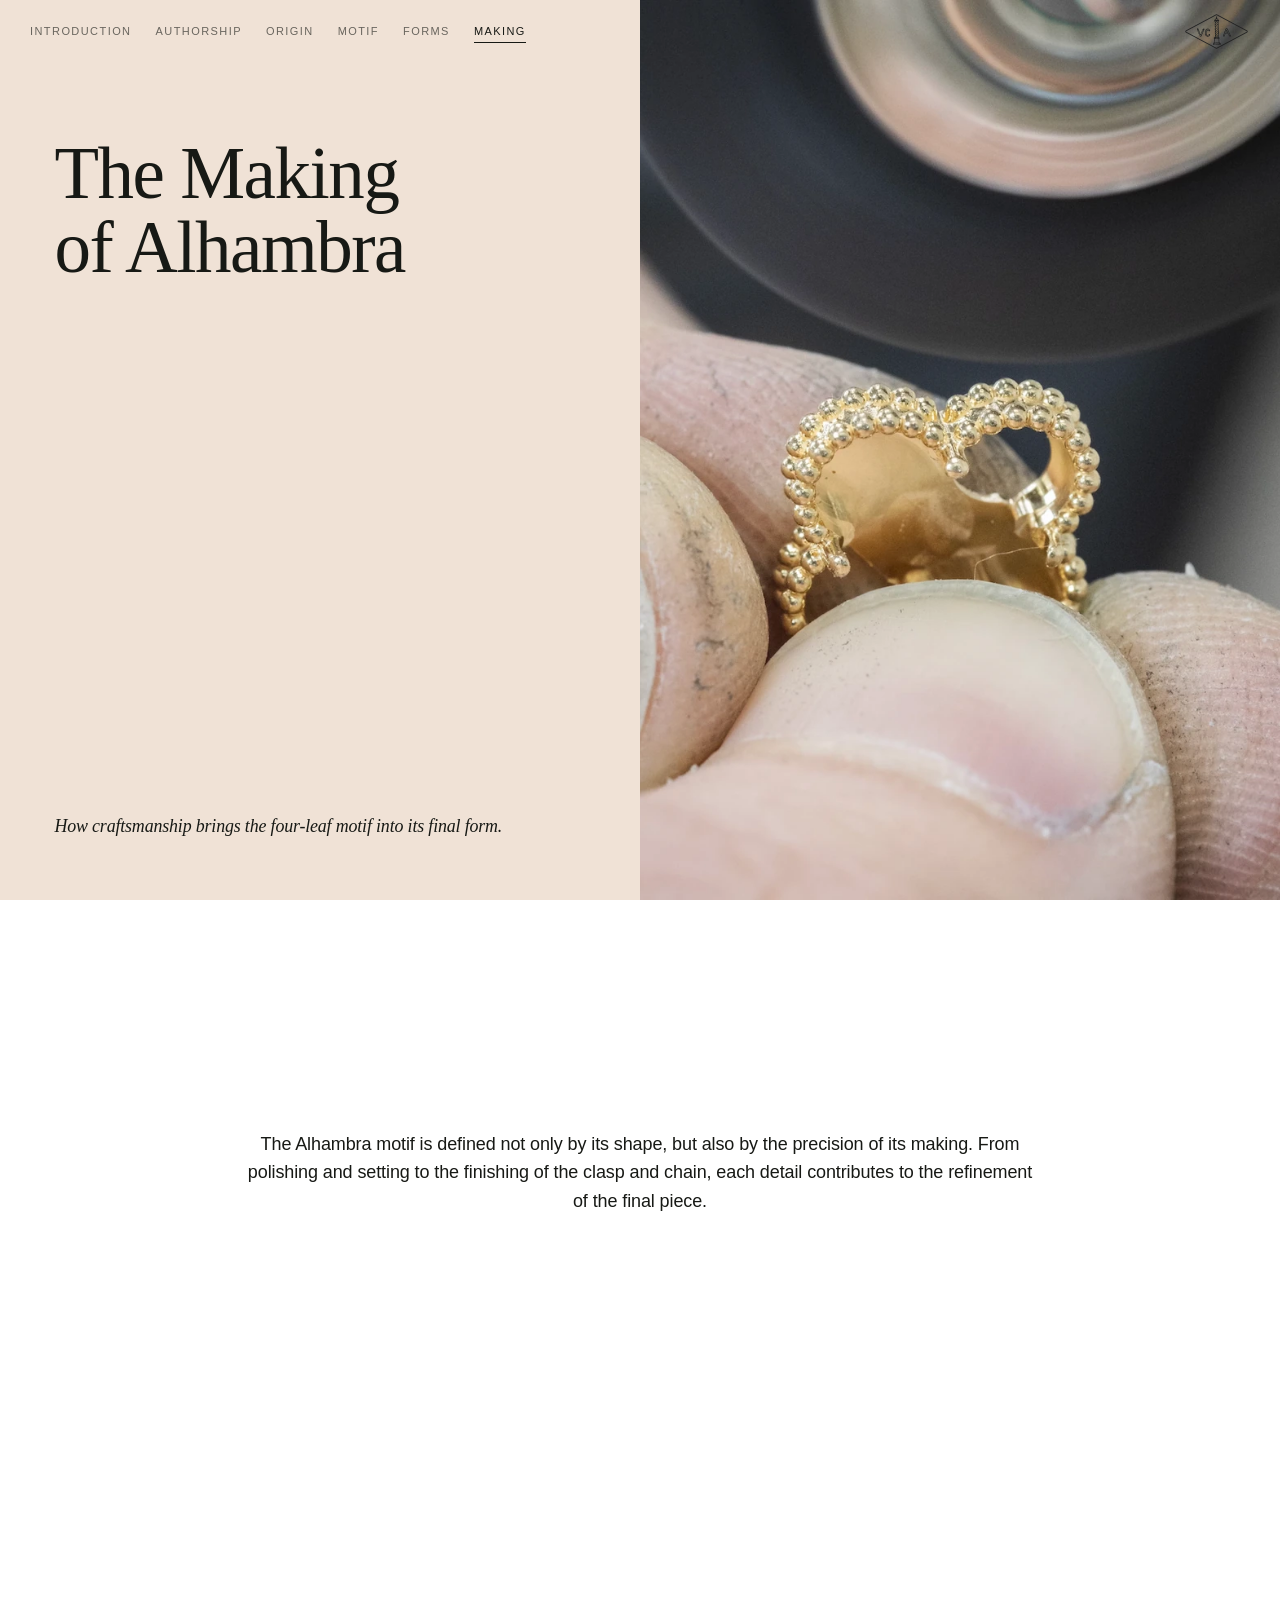
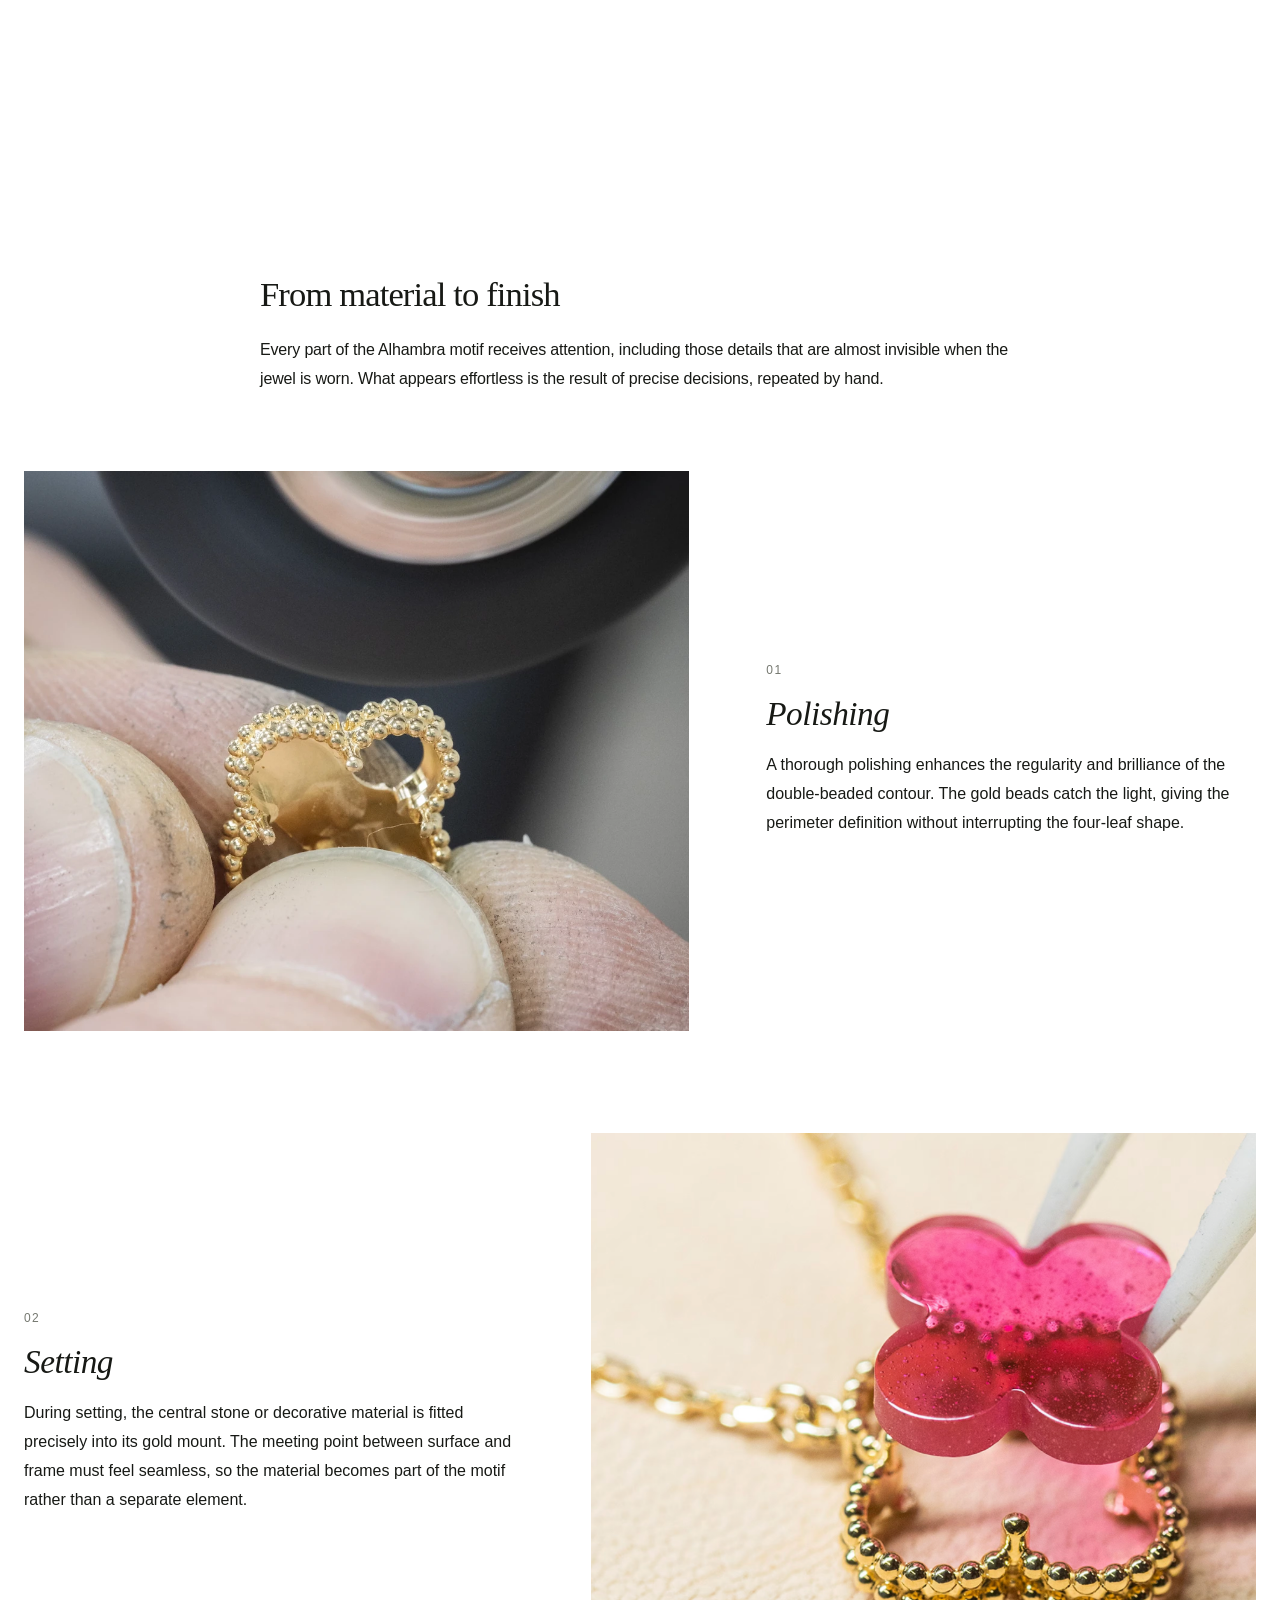
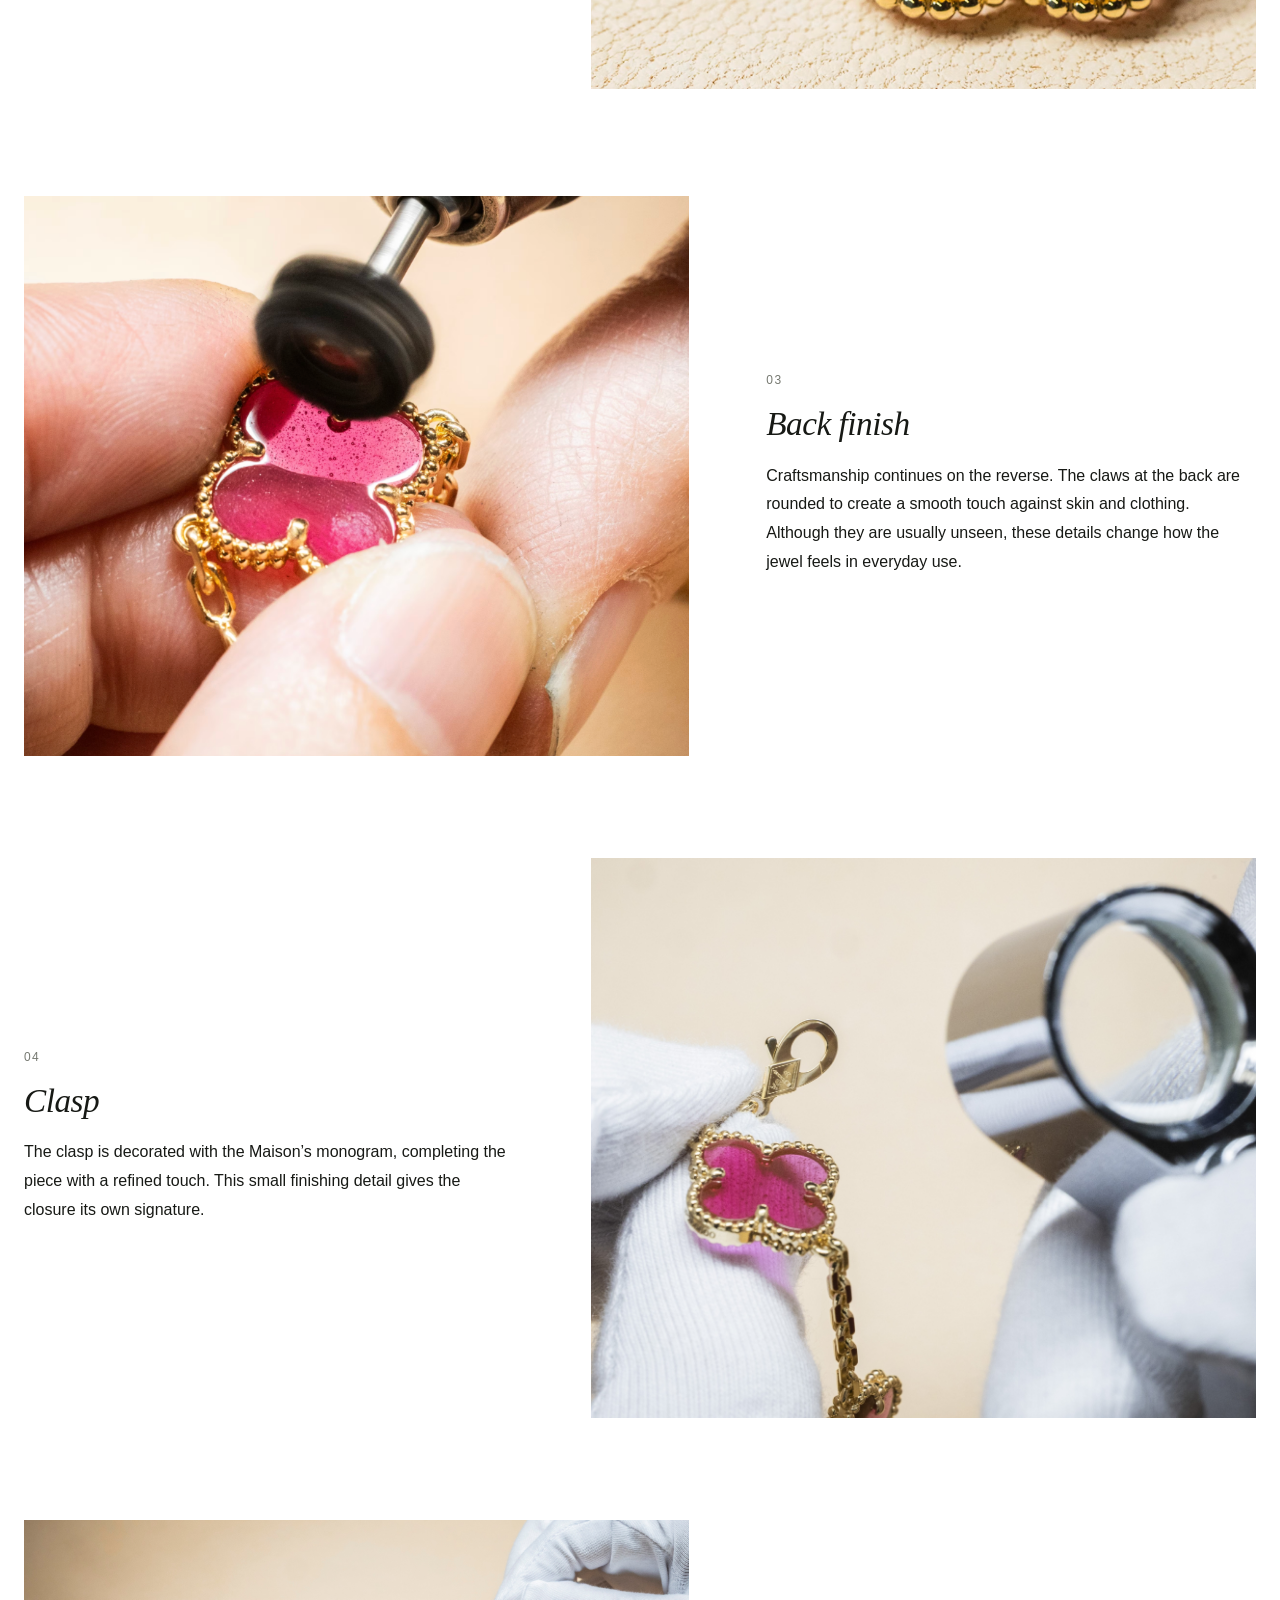
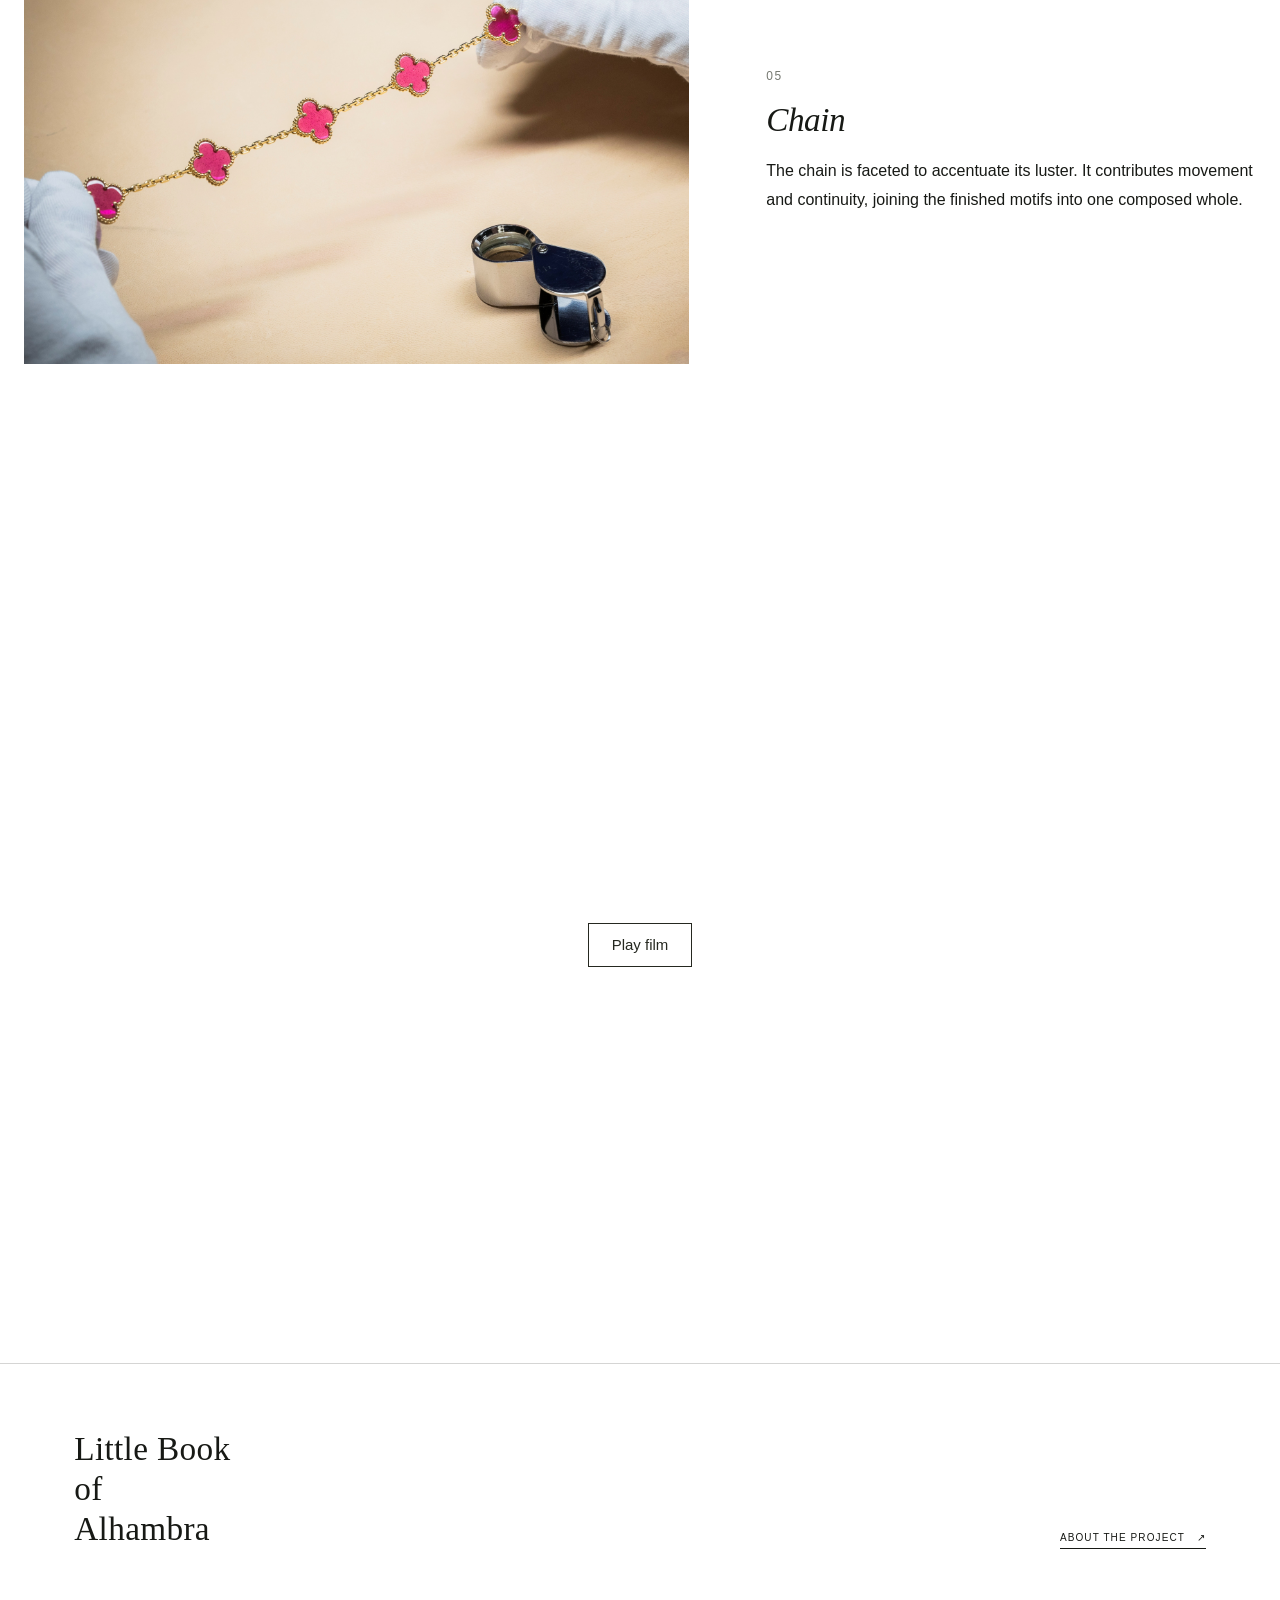
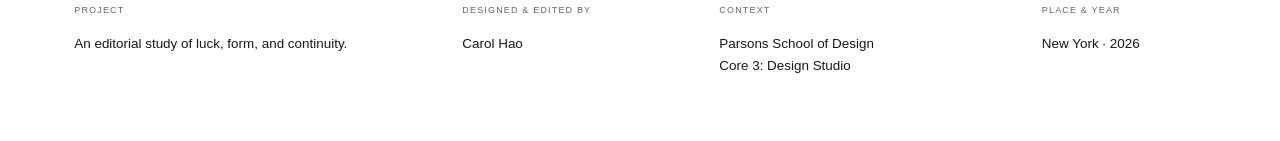
<file: making.html>
<!DOCTYPE html>

<html lang="en">
<head>
<meta charset="utf-8"/>
<meta content="width=device-width, initial-scale=1" name="viewport"/>
<meta content="#f4f1e7" name="theme-color"/>
<meta content="An editorial look at the precision and craft behind the making of the Alhambra motif." name="description"/>
<title>The Making of Alhambra — Little Book of Alhambra</title>
<link href="style.css?v=87" rel="stylesheet"/>
<script src="page-transition.js?v=85"></script>
</head>
<body data-page="making">
<div aria-hidden="true" class="scroll-progress"><span></span></div>
<a class="skip-link" href="#main-content">Skip to main content</a>
<header class="site-header">
<nav aria-label="Main navigation" class="nav">
<a data-page="introduction" href="index.html">Introduction</a>
<a data-page="authorship" href="authorship.html">Authorship</a>
<a data-page="origin" href="origin.html">Origin</a>
<a data-page="motif" href="motif.html">Motif</a>
<a data-page="forms" href="forms.html">Forms</a>
<a aria-current="page" class="active" data-page="making" href="making.html">Making</a>
</nav>
<a class="nav-logo" href="index.html#about" aria-label="Van Cleef &amp; Arpels — About this project"><img src="assets/vca-diamond.svg" alt="Van Cleef &amp; Arpels" width="121" height="121"/></a>
</header>
<main id="main-content">
<!-- Chapter opening: unified visual masthead inspired by editorial magazine profiles -->
<section aria-labelledby="making-heading" class="chapter-cover chapter-cover--making" data-scroll-cover="">
<div class="chapter-cover-copy">
<div class="chapter-cover-heading">
<h1 id="making-heading">The Making<br/>of Alhambra</h1>
</div>
<div class="chapter-cover-footer"><p class="chapter-cover-summary">How craftsmanship brings the four-leaf motif into its final form.</p></div></div>
<figure class="chapter-cover-image">
<img alt="Close-up of a gold Alhambra motif being polished by hand under a rotating wheel" decoding="async" fetchpriority="high" src="assets/opening-making.webp"/>
</figure>
</section><section aria-label="Introduction to The Making of Alhambra" class="chapter-introduction"><div class="chapter-introduction-inner" data-scene-intensity="quiet" data-scroll-scene=""><p class="chapter-introduction-text">The Alhambra motif is defined not only by its shape, but also by the precision of its making. From polishing and setting to the finishing of the clasp and chain, each detail contributes to the refinement of the final piece.</p></div></section>
<section class="chapter-video-divider" id="chapter-divider" aria-hidden="true"><video data-divider-video muted loop playsinline preload="metadata"><source src="assets/chapter-butterfly-divider.mp4" type="video/mp4"/></video></section>


<section aria-label="Craftsmanship and the making of Alhambra" class="making-editorial" id="making">
<div class="making-essay-lead reveal">
<h2>From material to finish</h2>
<p>Every part of the Alhambra motif receives attention, including those details that are almost invisible when the jewel is worn. What appears effortless is the result of precise decisions, repeated by hand.</p>
</div>
<div class="making-sequence" id="making-process">
<article class="making-row">
<figure class="making-row-media" data-making-reveal><img alt="A jeweler polishing the double-beaded contour of a gold Alhambra mount" loading="lazy" src="assets/opening-making.webp"/></figure>
<div class="making-row-copy" data-making-reveal><span class="making-number">01</span><h3>Polishing</h3><p>A thorough polishing enhances the regularity and brilliance of the double-beaded contour. The gold beads catch the light, giving the perimeter definition without interrupting the four-leaf shape.</p></div>
</article>
<article class="making-row making-row--reverse">
<figure class="making-row-media" data-making-reveal><img alt="Tweezers fitting a pink four-leaf motif precisely into its gold mount" loading="lazy" src="assets/making-04.png"/></figure>
<div class="making-row-copy" data-making-reveal><span class="making-number">02</span><h3>Setting</h3><p>During setting, the central stone or decorative material is fitted precisely into its gold mount. The meeting point between surface and frame must feel seamless, so the material becomes part of the motif rather than a separate element.</p></div>
</article>
<article class="making-row">
<figure class="making-row-media" data-making-reveal><img alt="A small rotary brush rounding the claws on the back of a pink Alhambra motif" loading="lazy" src="assets/making-03.png"/></figure>
<div class="making-row-copy" data-making-reveal><span class="making-number">03</span><h3>Back finish</h3><p>Craftsmanship continues on the reverse. The claws at the back are rounded to create a smooth touch against skin and clothing. Although they are usually unseen, these details change how the jewel feels in everyday use.</p></div>
</article>
<article class="making-row making-row--reverse">
<figure class="making-row-media" data-making-reveal><img alt="A gloved artisan inspecting the monogrammed Alhambra clasp beside a loupe" loading="lazy" src="assets/making-clasp.jpg"/></figure>
<div class="making-row-copy" data-making-reveal><span class="making-number">04</span><h3>Clasp</h3><p>The clasp is decorated with the Maison’s monogram, completing the piece with a refined touch. This small finishing detail gives the closure its own signature.</p></div>
</article>
<article class="making-row">
<figure class="making-row-media" data-making-reveal><img alt="Gloved hands holding a finished pink Alhambra bracelet with its faceted gold chain" loading="lazy" src="assets/making-chain.jpg"/></figure>
<div class="making-row-copy" data-making-reveal><span class="making-number">05</span><h3>Chain</h3><p>The chain is faceted to accentuate its luster. It contributes movement and continuity, joining the finished motifs into one composed whole.</p></div>
</article>
</div>
<section class="making-end-note making-finale" id="making-finale" data-making-finale aria-label="The craft of Alhambra">
<div class="making-finale-stage">
<video class="making-finale-video" data-finale-video muted playsinline preload="metadata" aria-label="Alhambra craftsmanship film">
<source src="assets/making-savoir-faire.mp4" type="video/mp4"/>
</video>
<button type="button" class="making-finale-play" data-finale-play hidden>Play film</button>
<div class="making-end-note-inner making-finale-copy" data-finale-copy>
<blockquote>Every detail<br/><em>is refined by hand.</em></blockquote>
<p>The final object carries the memory of each stage: polished gold, a carefully fitted center, a smooth reverse, and the refined movement of the chain. Together, they make the Alhambra motif both recognizable and wearable.</p>
</div>
</div>
</section>
</section>
</main>
<footer aria-label="Colophon" class="site-colophon">
<div class="colophon-top">
<a class="colophon-title book-title" href="index.html" aria-label="Little Book of Alhambra"><span class="book-title-line">Little Book</span><em class="book-title-of">of</em><span class="book-title-line">Alhambra</span></a>
<a class="colophon-about-link" href="index.html#about">About the project <span aria-hidden="true">↗</span></a>
</div>
<div class="colophon-details">
<div class="colophon-detail">
<span class="colophon-label">PROJECT</span>
<span class="colophon-value">An editorial study of luck, form, and continuity.</span>
</div>
<div class="colophon-detail">
<span class="colophon-label">DESIGNED &amp; EDITED BY</span>
<span class="colophon-value">Carol Hao</span>
</div>
<div class="colophon-detail">
<span class="colophon-label">CONTEXT</span>
<span class="colophon-value">Parsons School of Design<br/>Core 3: Design Studio</span>
</div>
<div class="colophon-detail">
<span class="colophon-label">PLACE &amp; YEAR</span>
<span class="colophon-value">New York · 2026</span>
</div>
</div>
</footer>
<script defer="" src="script.js?v=87"></script>
<script defer src="editorial-navigation.js?v=84"></script>
</body>
</html>
</file>
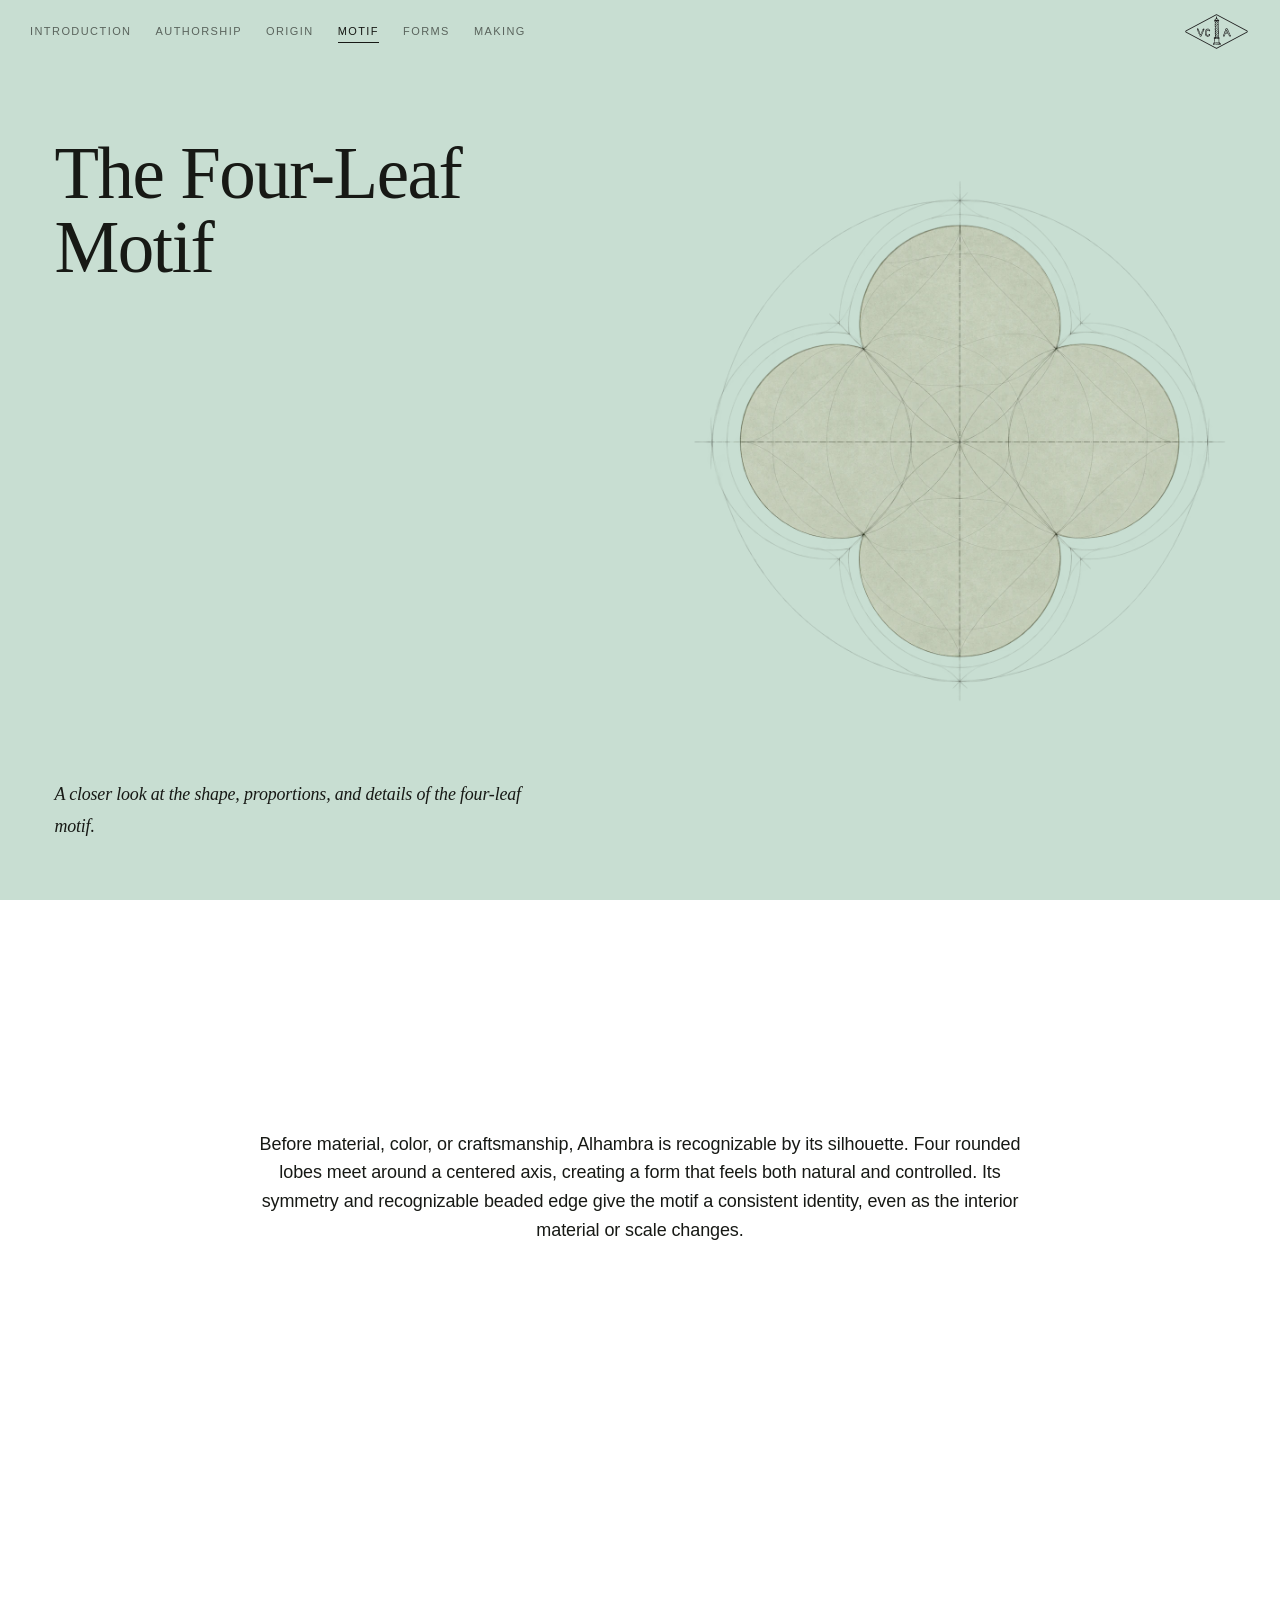
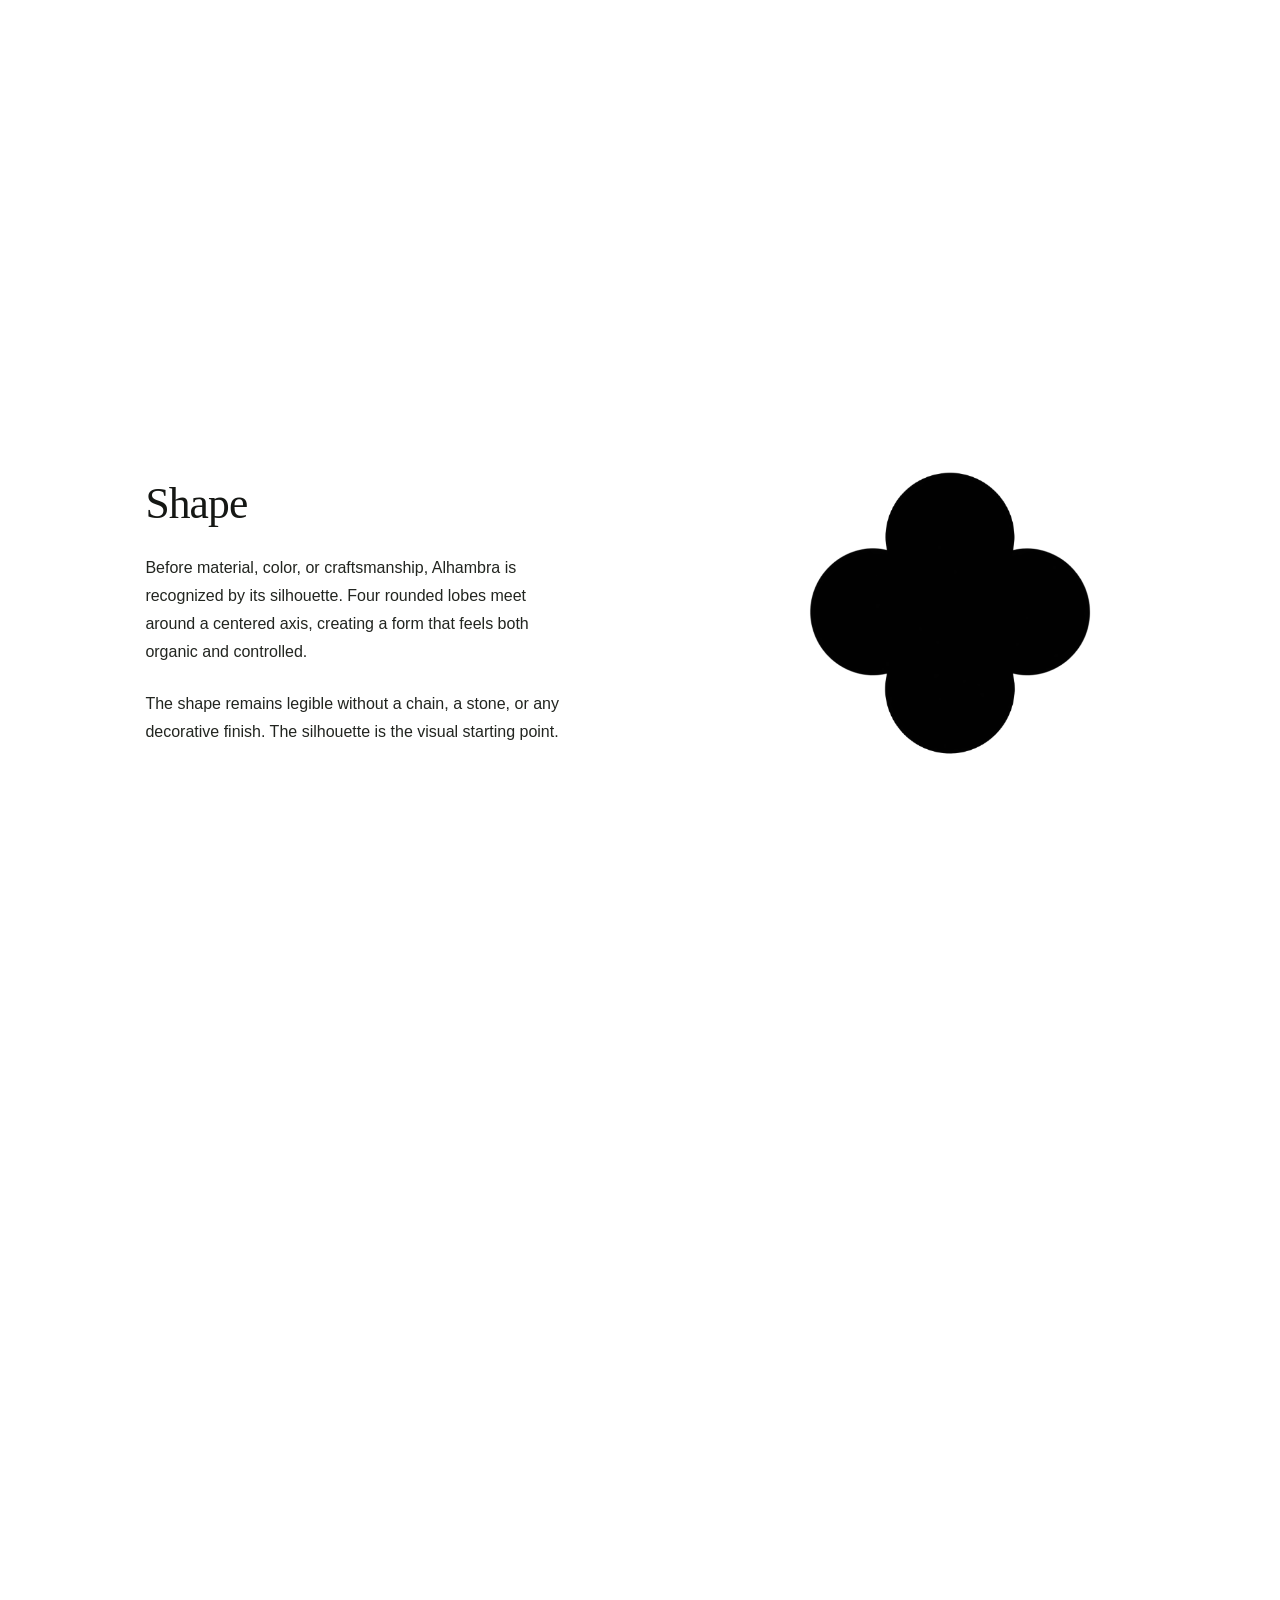
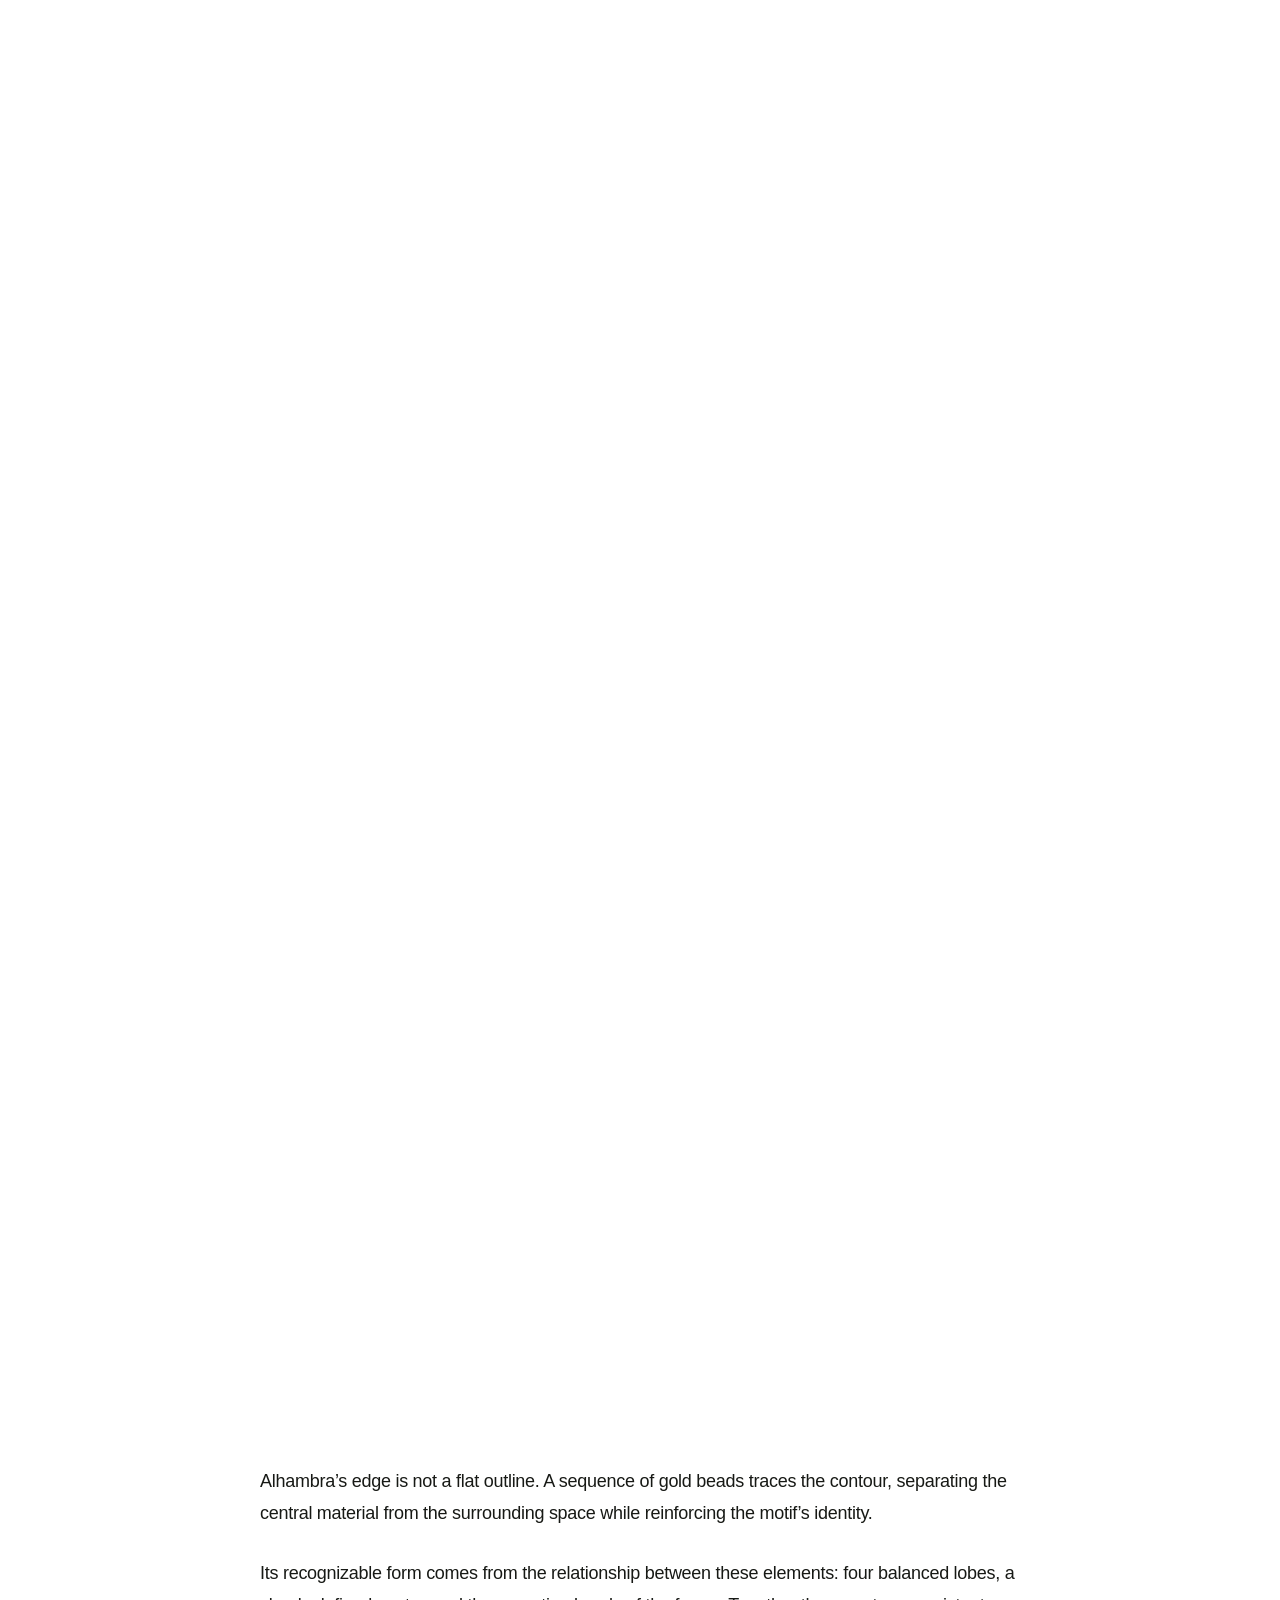
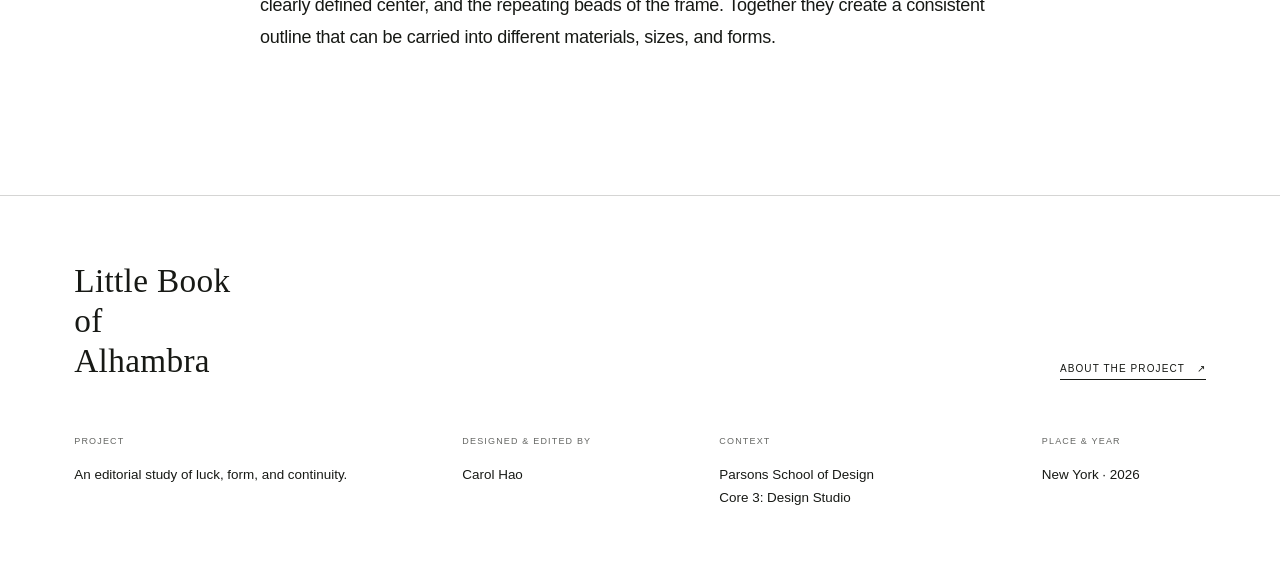
<file: motif.html>
<!DOCTYPE html>

<html lang="en">
<head>
<meta charset="utf-8"/>
<meta content="width=device-width, initial-scale=1" name="viewport"/>
<meta content="#f4f1e7" name="theme-color"/>
<meta content="Study the defining outline, symmetry, edge, and negative space of the Alhambra motif." name="description"/>
<title>The Four-Leaf Motif — Little Book of Alhambra</title>
<link href="style.css?v=87" rel="stylesheet"/>
<script src="page-transition.js?v=85"></script>
</head>
<body data-page="motif">
<div aria-hidden="true" class="scroll-progress"><span></span></div>
<a class="skip-link" href="#main-content">Skip to main content</a>
<header class="site-header">
<nav aria-label="Main navigation" class="nav">
<a data-page="introduction" href="index.html">Introduction</a>
<a data-page="authorship" href="authorship.html">Authorship</a>
<a data-page="origin" href="origin.html">Origin</a>
<a aria-current="page" class="active" data-page="motif" href="motif.html">Motif</a>
<a data-page="forms" href="forms.html">Forms</a>
<a data-page="making" href="making.html">Making</a>
</nav>
<a class="nav-logo" href="index.html#about" aria-label="Van Cleef &amp; Arpels — About this project"><img src="assets/vca-diamond.svg" alt="Van Cleef &amp; Arpels" width="121" height="121"/></a>
</header>
<main id="main-content">
<!-- Chapter opening: unified visual masthead inspired by editorial magazine profiles -->
<section aria-labelledby="motif-heading" class="chapter-cover chapter-cover--motif" data-scroll-cover="">
<div class="chapter-cover-copy">
<div class="chapter-cover-heading">
<h1 id="motif-heading">The Four-Leaf<br/>Motif</h1>

</div>

<div class="chapter-cover-footer"><p class="chapter-cover-summary">A closer look at the shape, proportions, and details of the four-leaf motif.</p></div></div>
<figure class="chapter-cover-image">
<img alt="Four-lobed motif geometry drawing with fine construction circles and axes" decoding="async" fetchpriority="high" src="assets/opening-motif.webp"/>
</figure>
</section><section aria-label="Introduction to The Four-Leaf Motif" class="chapter-introduction"><div class="chapter-introduction-inner" data-scene-intensity="quiet" data-scroll-scene=""><p class="chapter-introduction-text">Before material, color, or craftsmanship, Alhambra is recognizable by its silhouette. Four rounded lobes meet around a centered axis, creating a form that feels both natural and controlled. Its symmetry and recognizable beaded edge give the motif a consistent identity, even as the interior material or scale changes.</p></div></section>
<section class="chapter-video-divider" id="chapter-divider" aria-hidden="true"><video data-divider-video muted loop playsinline preload="metadata"><source src="assets/chapter-butterfly-divider.mp4" type="video/mp4"/></video></section>

<!-- V53: the entire artwork and the reading column exchange sides on vertical scroll. -->
<section class="motif-exchange" id="motif" aria-label="Shape and edge detail scroll interaction" data-motif-exchange>
  <div class="motif-exchange-stage" data-motif-exchange-stage>
    <div class="motif-exchange-copy" data-motif-exchange-copy>
      <div class="motif-exchange-text motif-exchange-text--shape">
        <h2>Shape</h2>
        <p>Before material, color, or craftsmanship, Alhambra is recognized by its silhouette. Four rounded lobes meet around a centered axis, creating a form that feels both organic and controlled.</p>
        <p>The shape remains legible without a chain, a stone, or any decorative finish. The silhouette is the visual starting point.</p>
      </div>
      <div class="motif-exchange-text motif-exchange-text--edge">
        <h2>Edge/Detail</h2>
        <p>The motif becomes distinctive through the relationship between its contour and what it contains. The beaded perimeter, central field, and surrounding space all work together to define the form.</p>
        <p>The border separates surface from surrounding space, allowing the silhouette to remain crisp and immediately recognizable even when the interior changes.</p>
      </div>
      <div class="motif-exchange-text motif-exchange-text--info motif-exchange-text--info1">
        <h3>GOLD BEAD BORDER</h3>
        <p>A repeated sequence<br/>defines the perimeter.</p>
      </div>
      <div class="motif-exchange-text motif-exchange-text--info motif-exchange-text--info2">
        <h3>CENTRAL MATERIAL</h3>
        <p>Stone or precious material<br/>fills the interior field.</p>
      </div>
      <div class="motif-exchange-text motif-exchange-text--info motif-exchange-text--info3">
        <h3>FRAME</h3>
        <p>The border<br/>separates surface from<br/>surrounding space.</p>
      </div>
    </div>
    <div class="motif-exchange-media" data-motif-exchange-media>
      <canvas class="motif-photo-model" data-motif-model aria-hidden="true"></canvas>
      <img class="motif-exchange-image motif-exchange-image--shape" src="assets/motif-user-shape.png" alt="Half four-leaf black silhouette, shown fully" loading="eager" decoding="async" />
      <img class="motif-exchange-image motif-exchange-image--edge" src="assets/motif-user-beaded.png" alt="Complete gold beaded outline with black interior" loading="eager" decoding="async" />
    </div>
  </div>
</section>
<section class="motif-finish" aria-label="Reading the motif">
  <div class="motif-finish-inner">
    <p>Alhambra’s edge is not a flat outline. A sequence of gold beads traces the contour, separating the central material from the surrounding space while reinforcing the motif’s identity.</p>
    <p>Its recognizable form comes from the relationship between these elements: four balanced lobes, a clearly defined center, and the repeating beads of the frame. Together they create a consistent outline that can be carried into different materials, sizes, and forms.</p>
  </div>
</section>
</main>
<footer aria-label="Colophon" class="site-colophon">
<div class="colophon-top">
<a class="colophon-title book-title" href="index.html" aria-label="Little Book of Alhambra"><span class="book-title-line">Little Book</span><em class="book-title-of">of</em><span class="book-title-line">Alhambra</span></a>
<a class="colophon-about-link" href="index.html#about">About the project <span aria-hidden="true">↗</span></a>
</div>
<div class="colophon-details">
<div class="colophon-detail">
<span class="colophon-label">PROJECT</span>
<span class="colophon-value">An editorial study of luck, form, and continuity.</span>
</div>
<div class="colophon-detail">
<span class="colophon-label">DESIGNED &amp; EDITED BY</span>
<span class="colophon-value">Carol Hao</span>
</div>
<div class="colophon-detail">
<span class="colophon-label">CONTEXT</span>
<span class="colophon-value">Parsons School of Design<br/>Core 3: Design Studio</span>
</div>
<div class="colophon-detail">
<span class="colophon-label">PLACE &amp; YEAR</span>
<span class="colophon-value">New York · 2026</span>
</div>
</div>
</footer>
<script defer="" src="script.js?v=87"></script>
<script defer src="editorial-navigation.js?v=84"></script>
<script defer src="motif-detail-offline.js?v=88"></script>
</body>
</html>
</file>
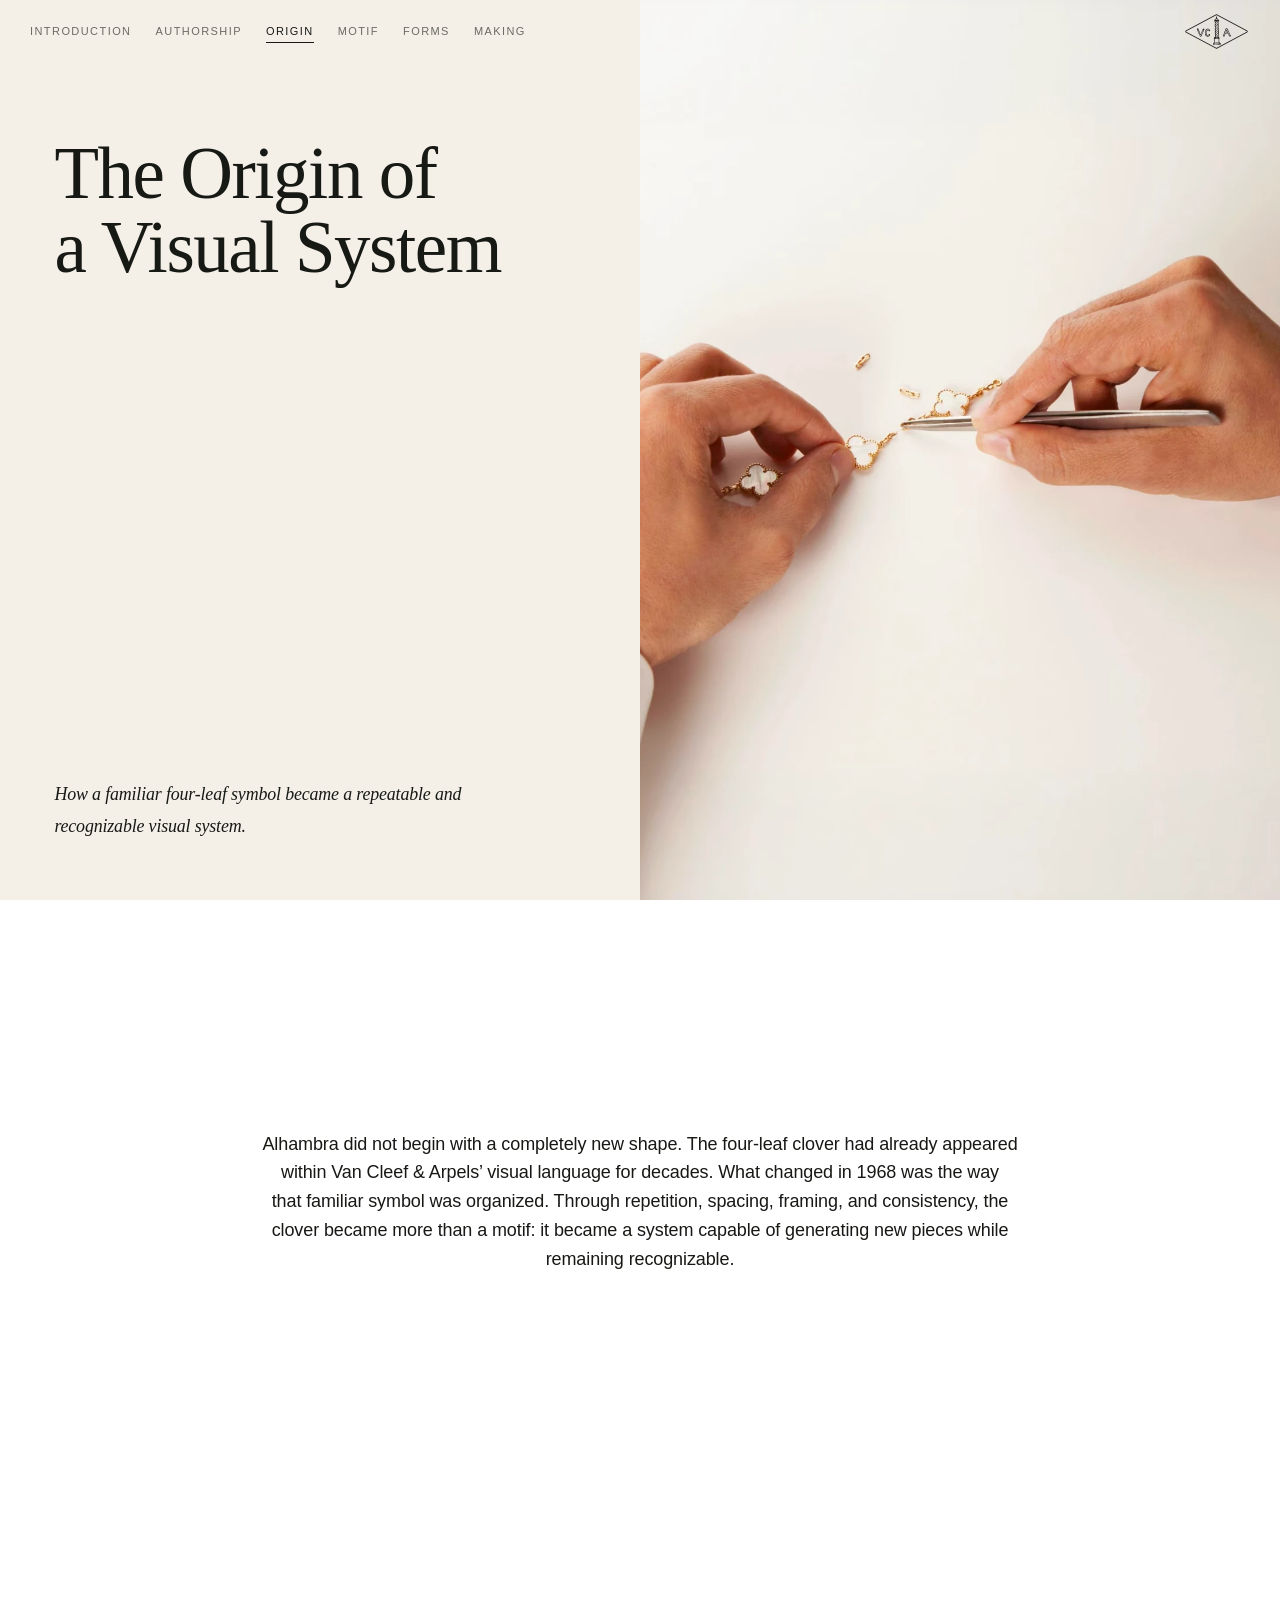
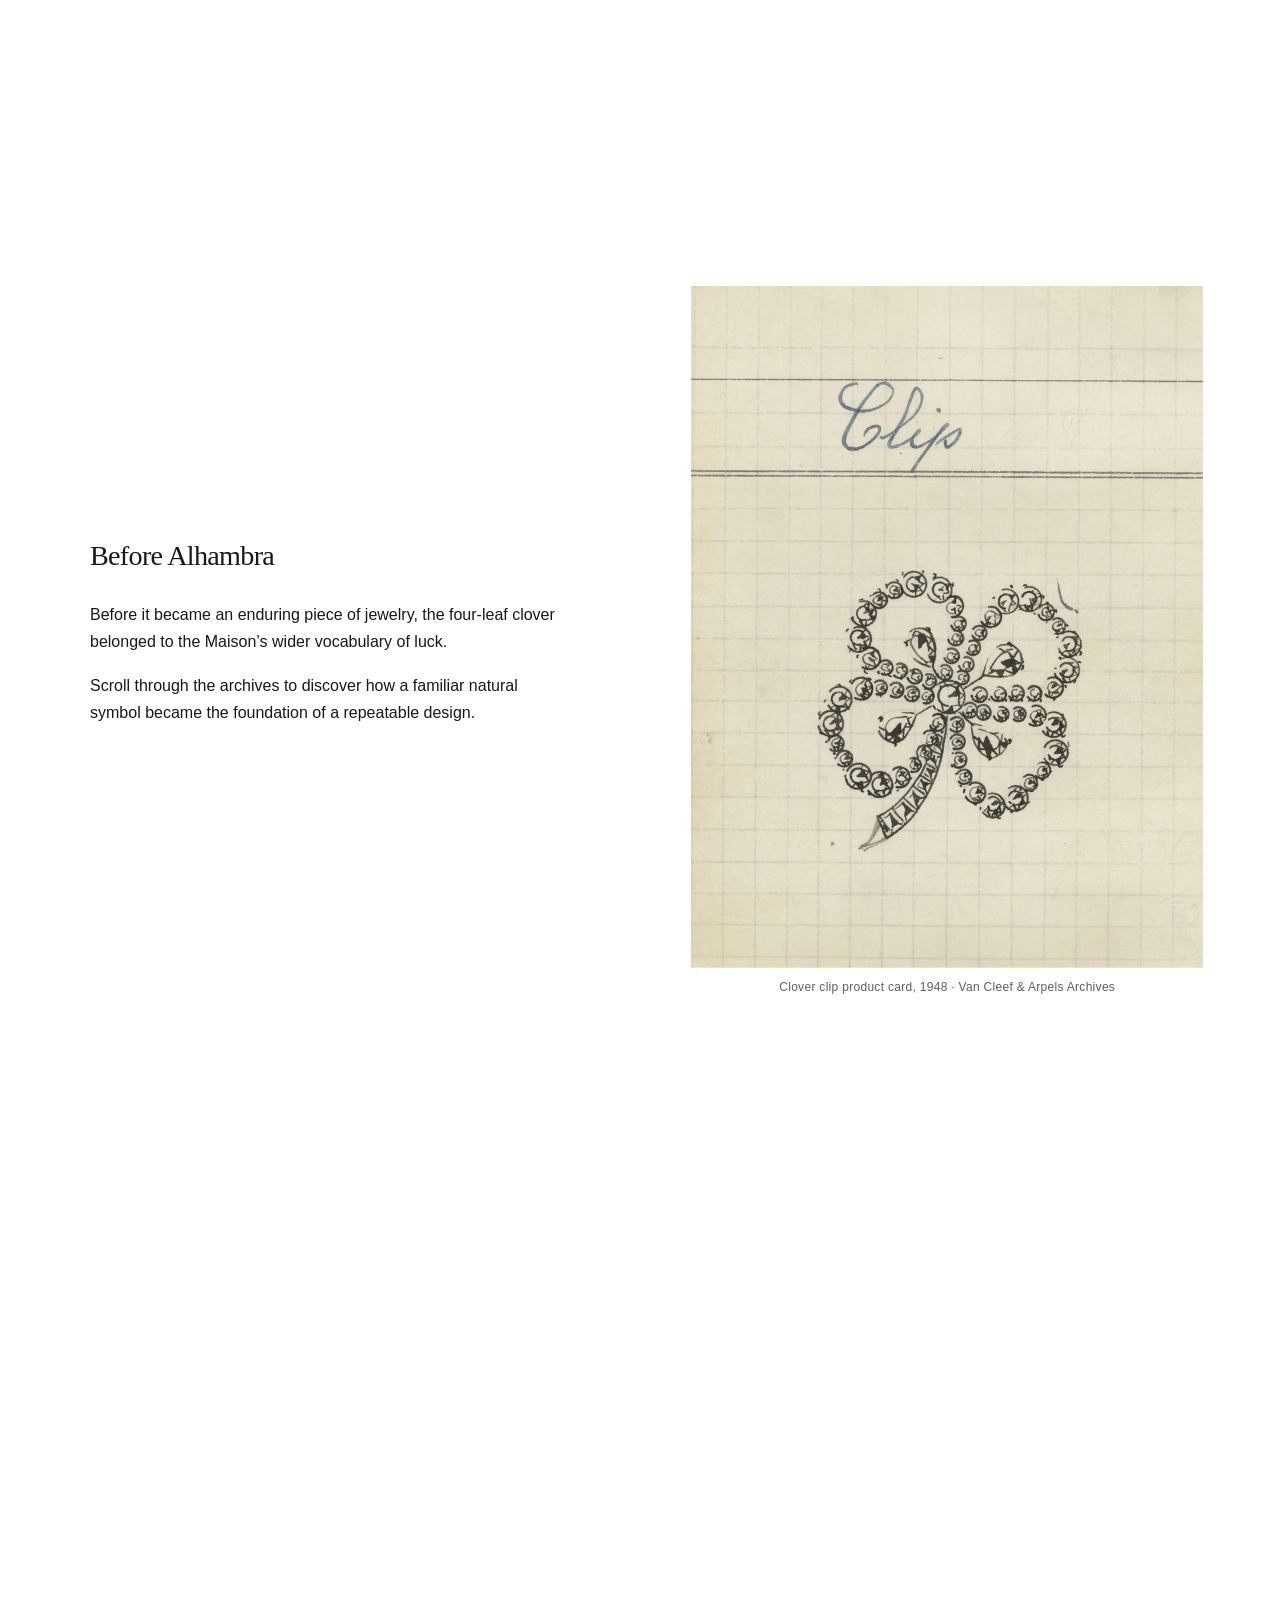
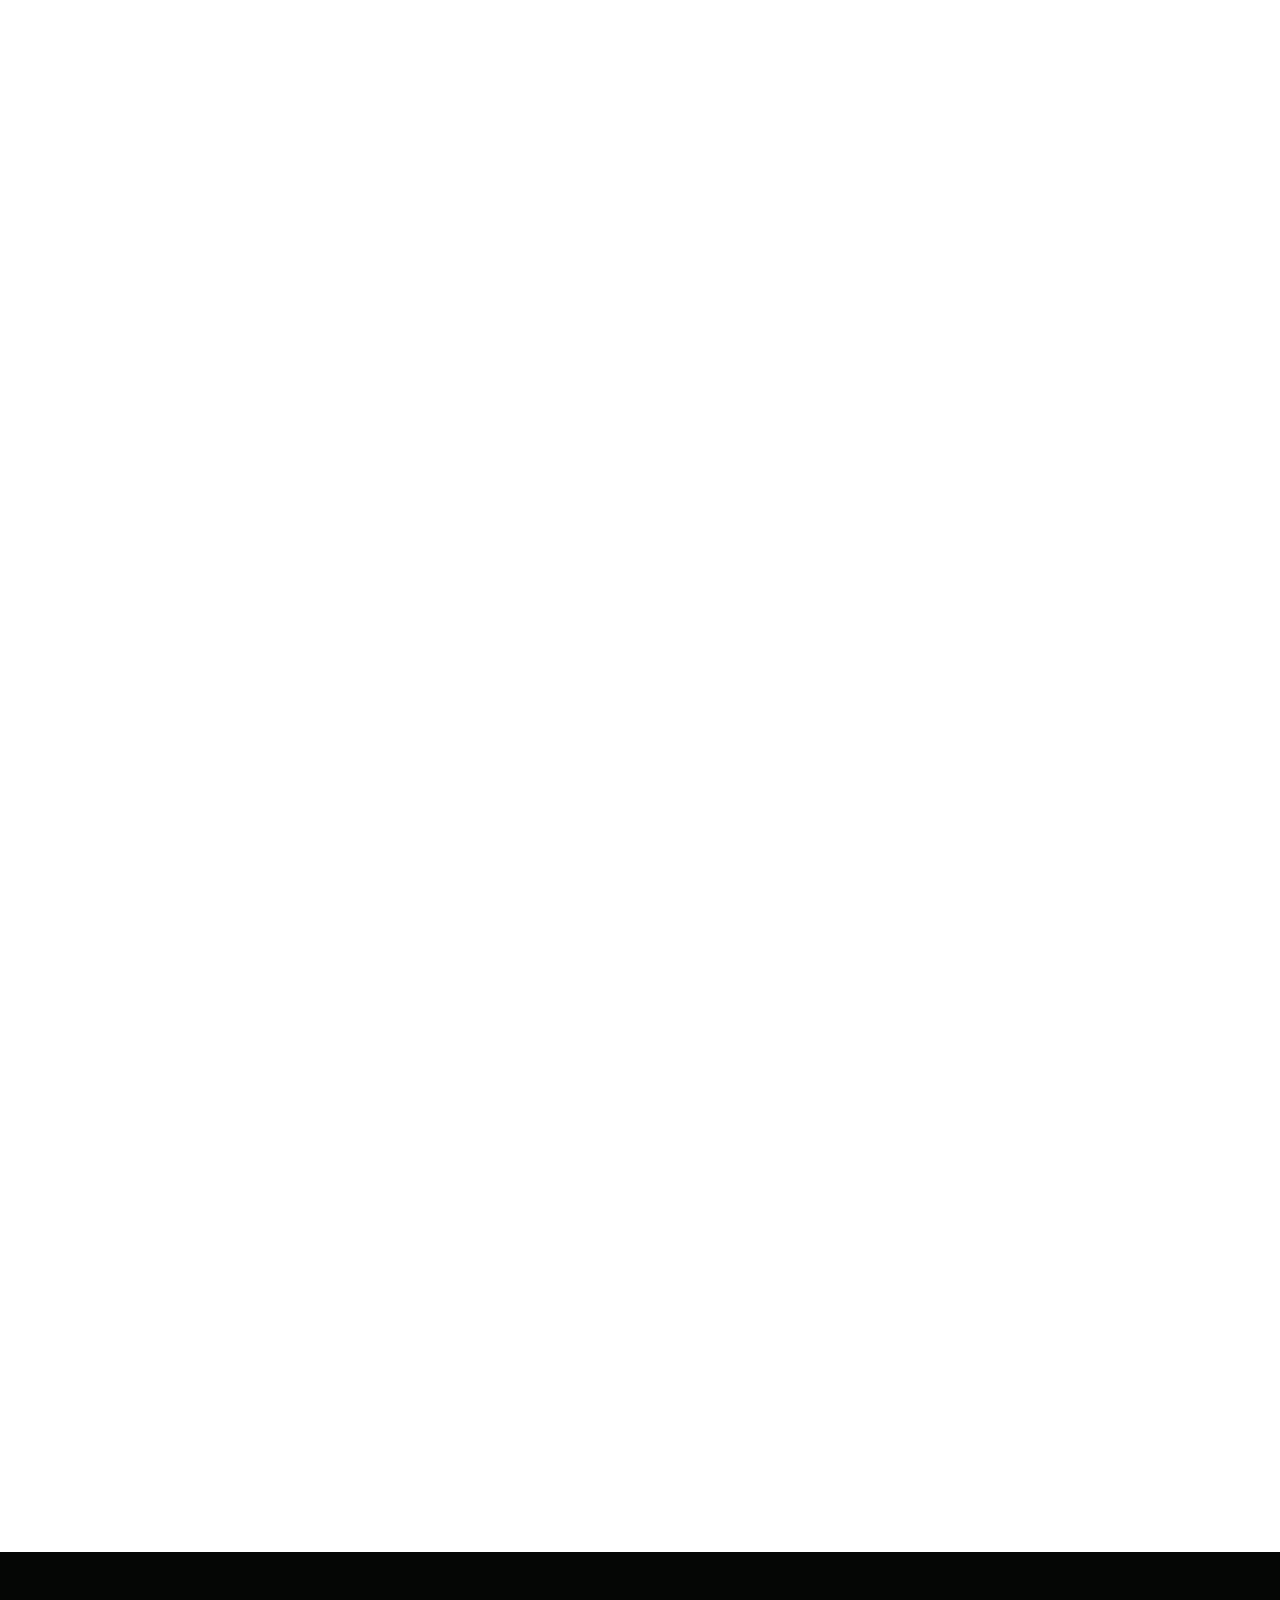
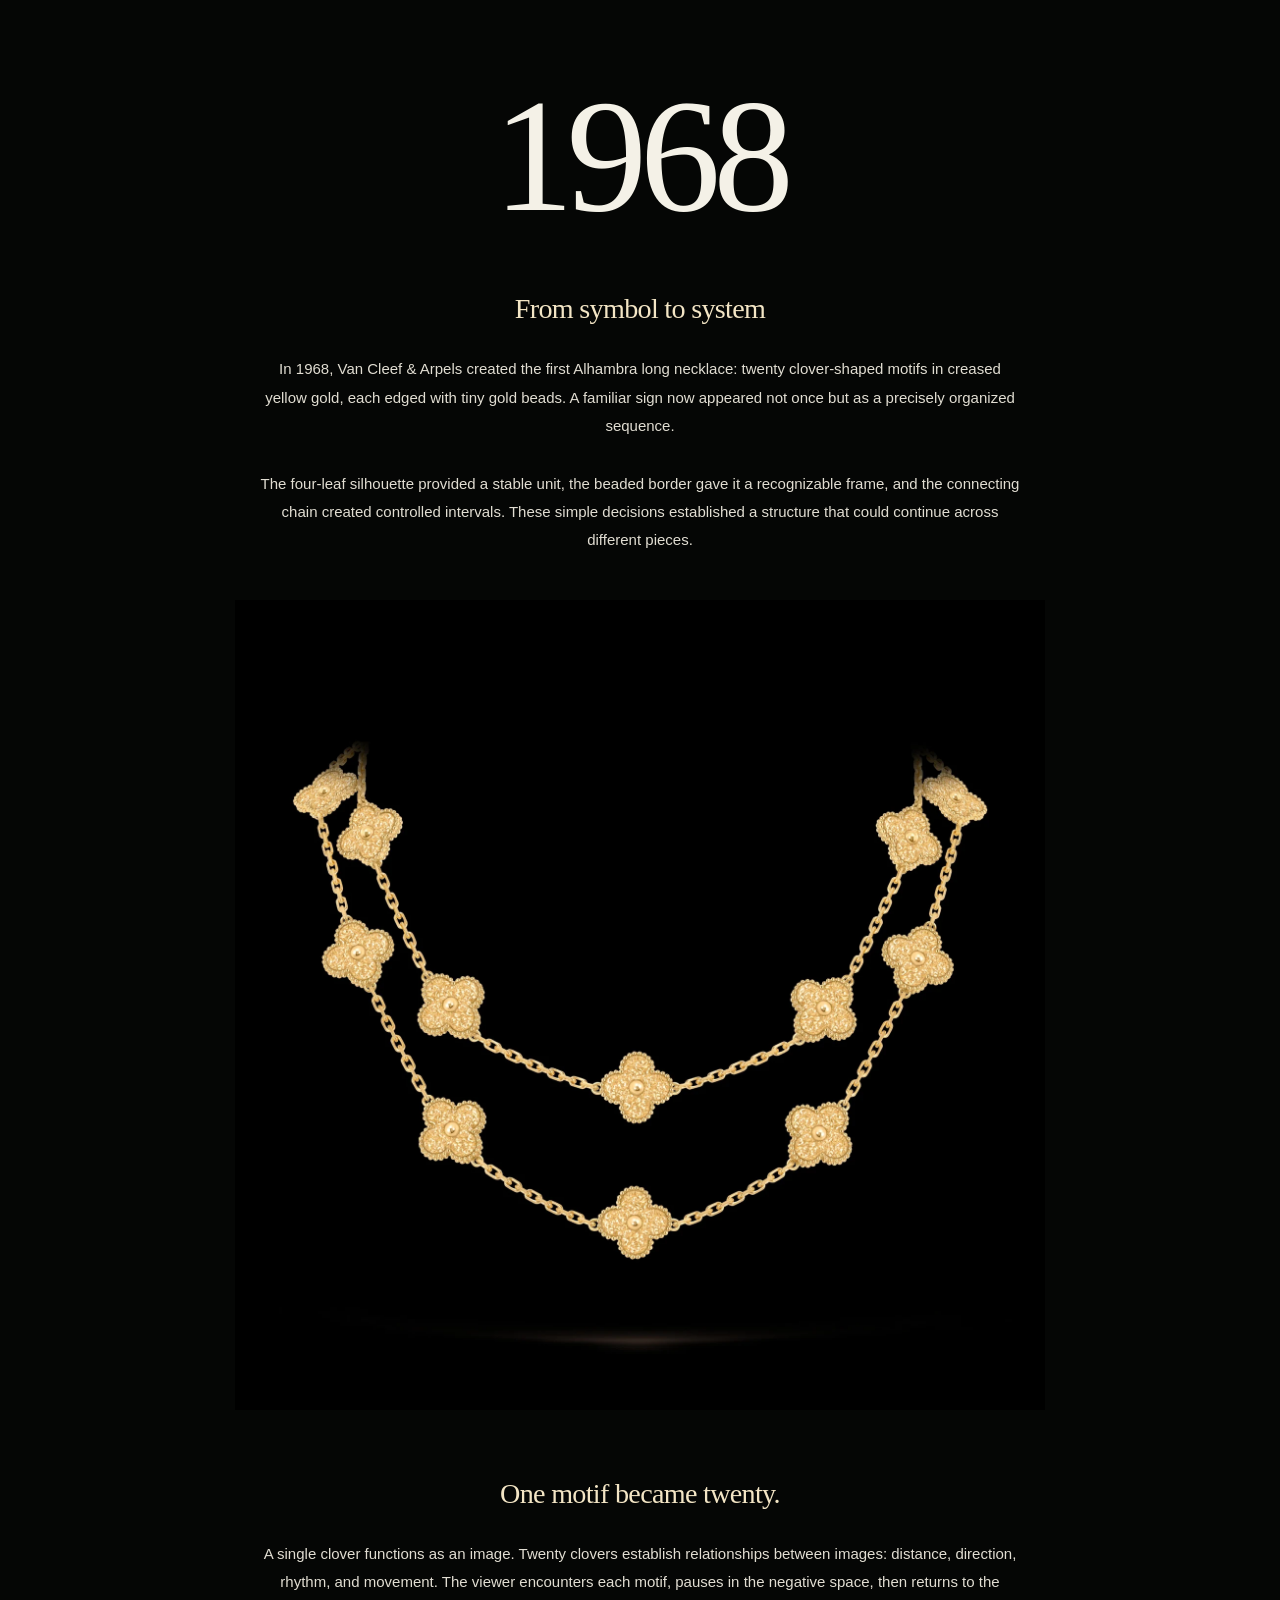
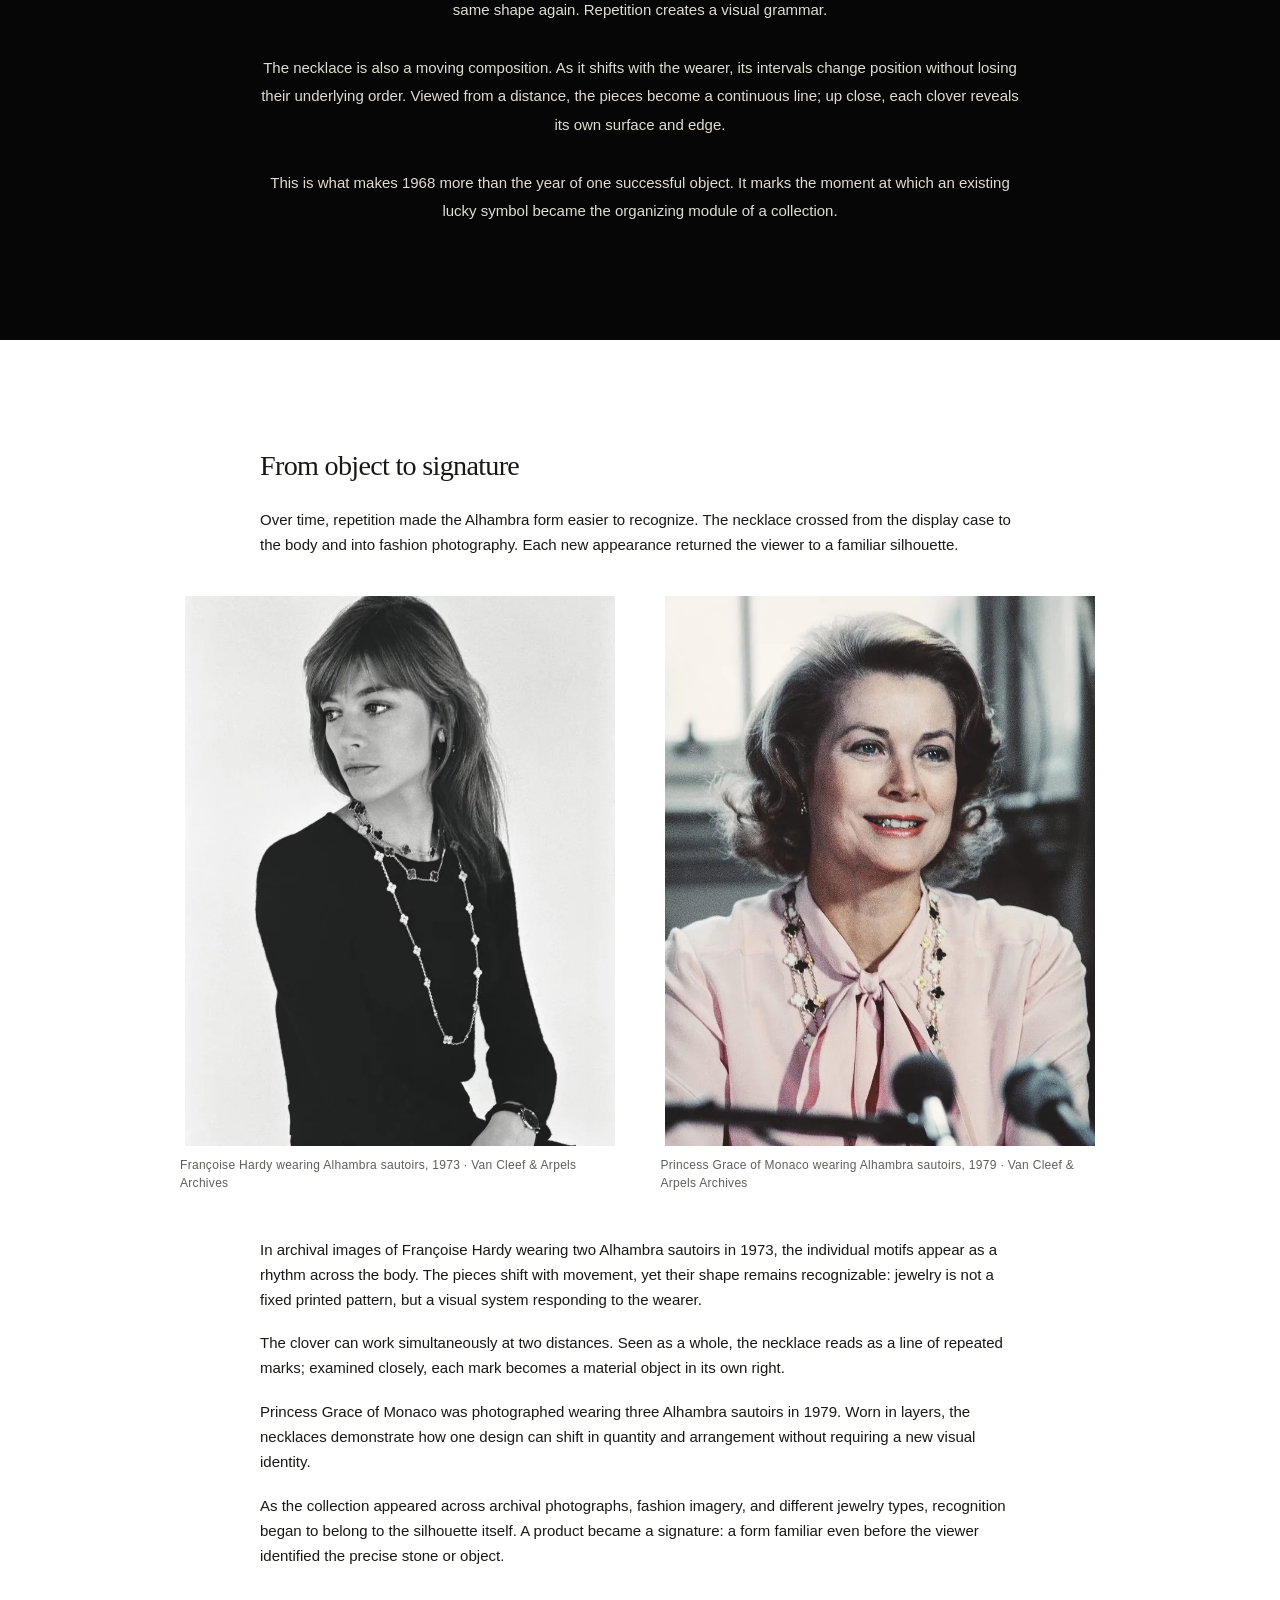
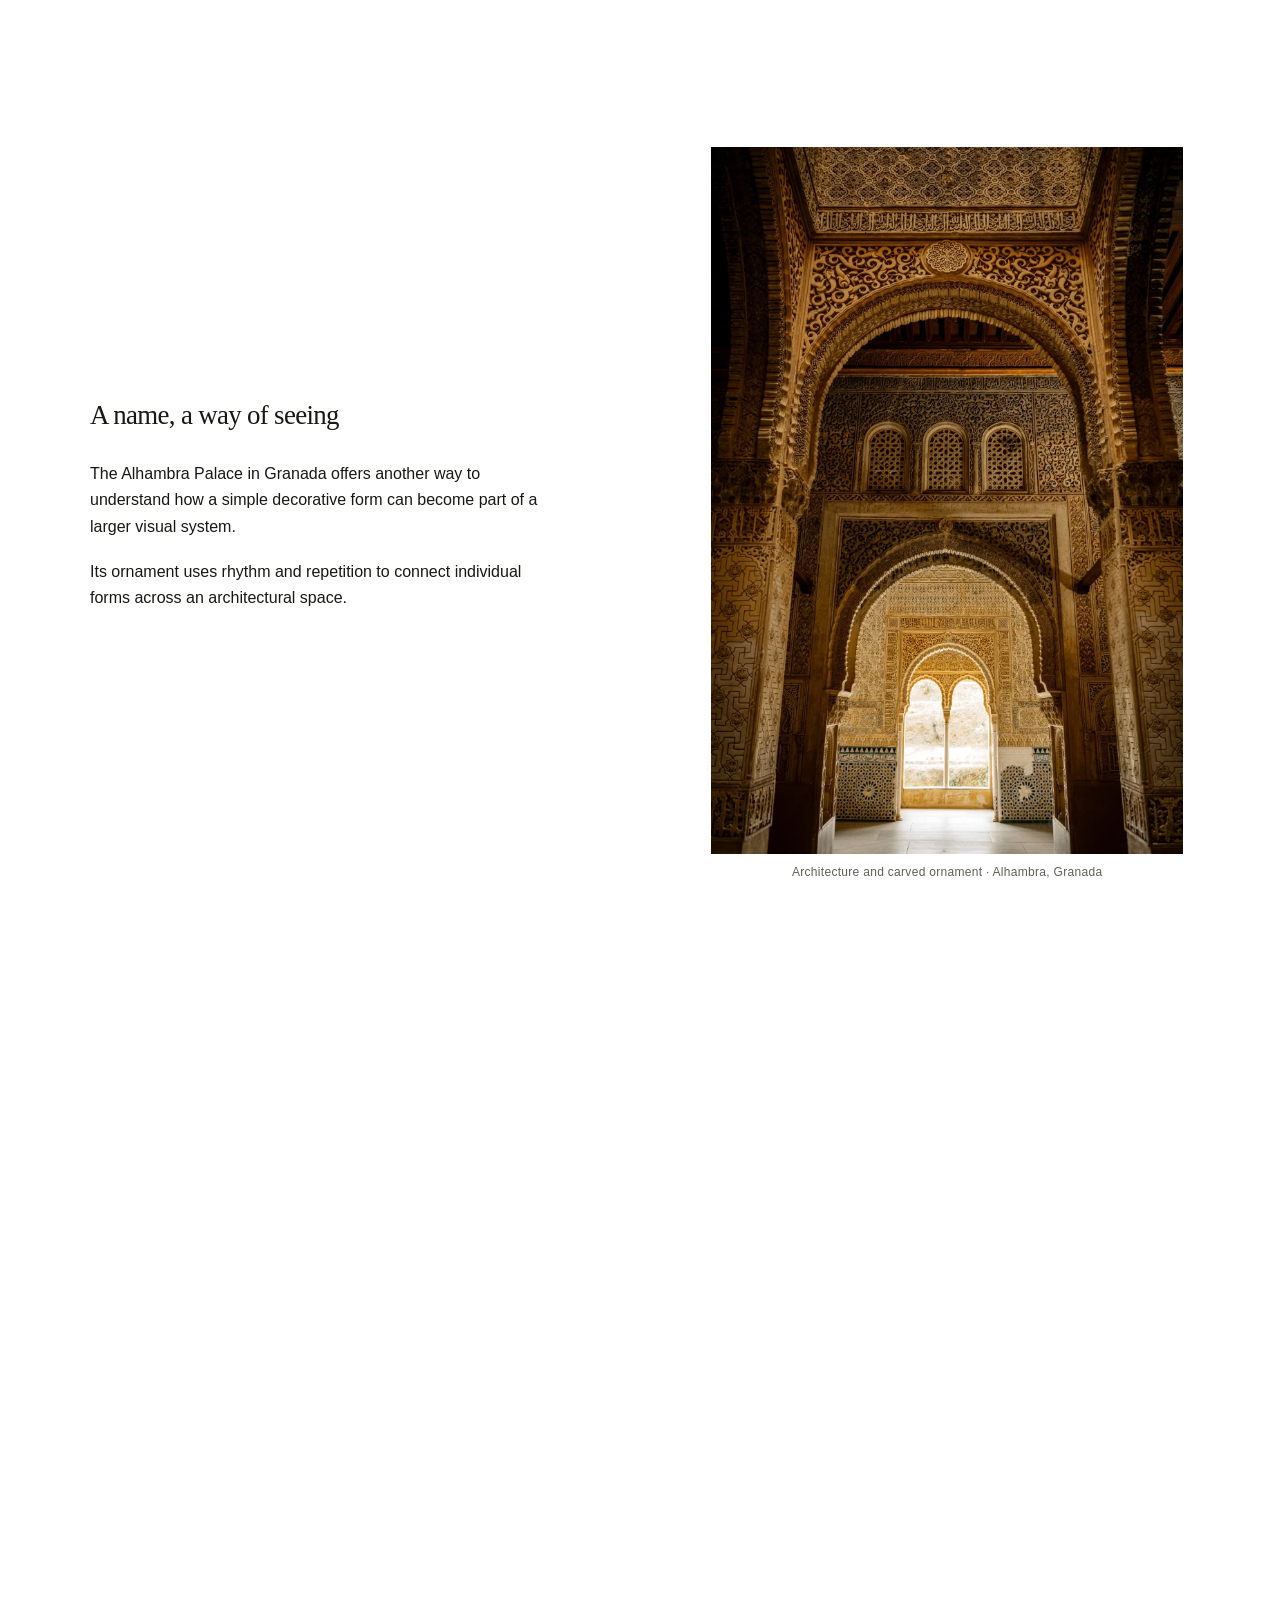
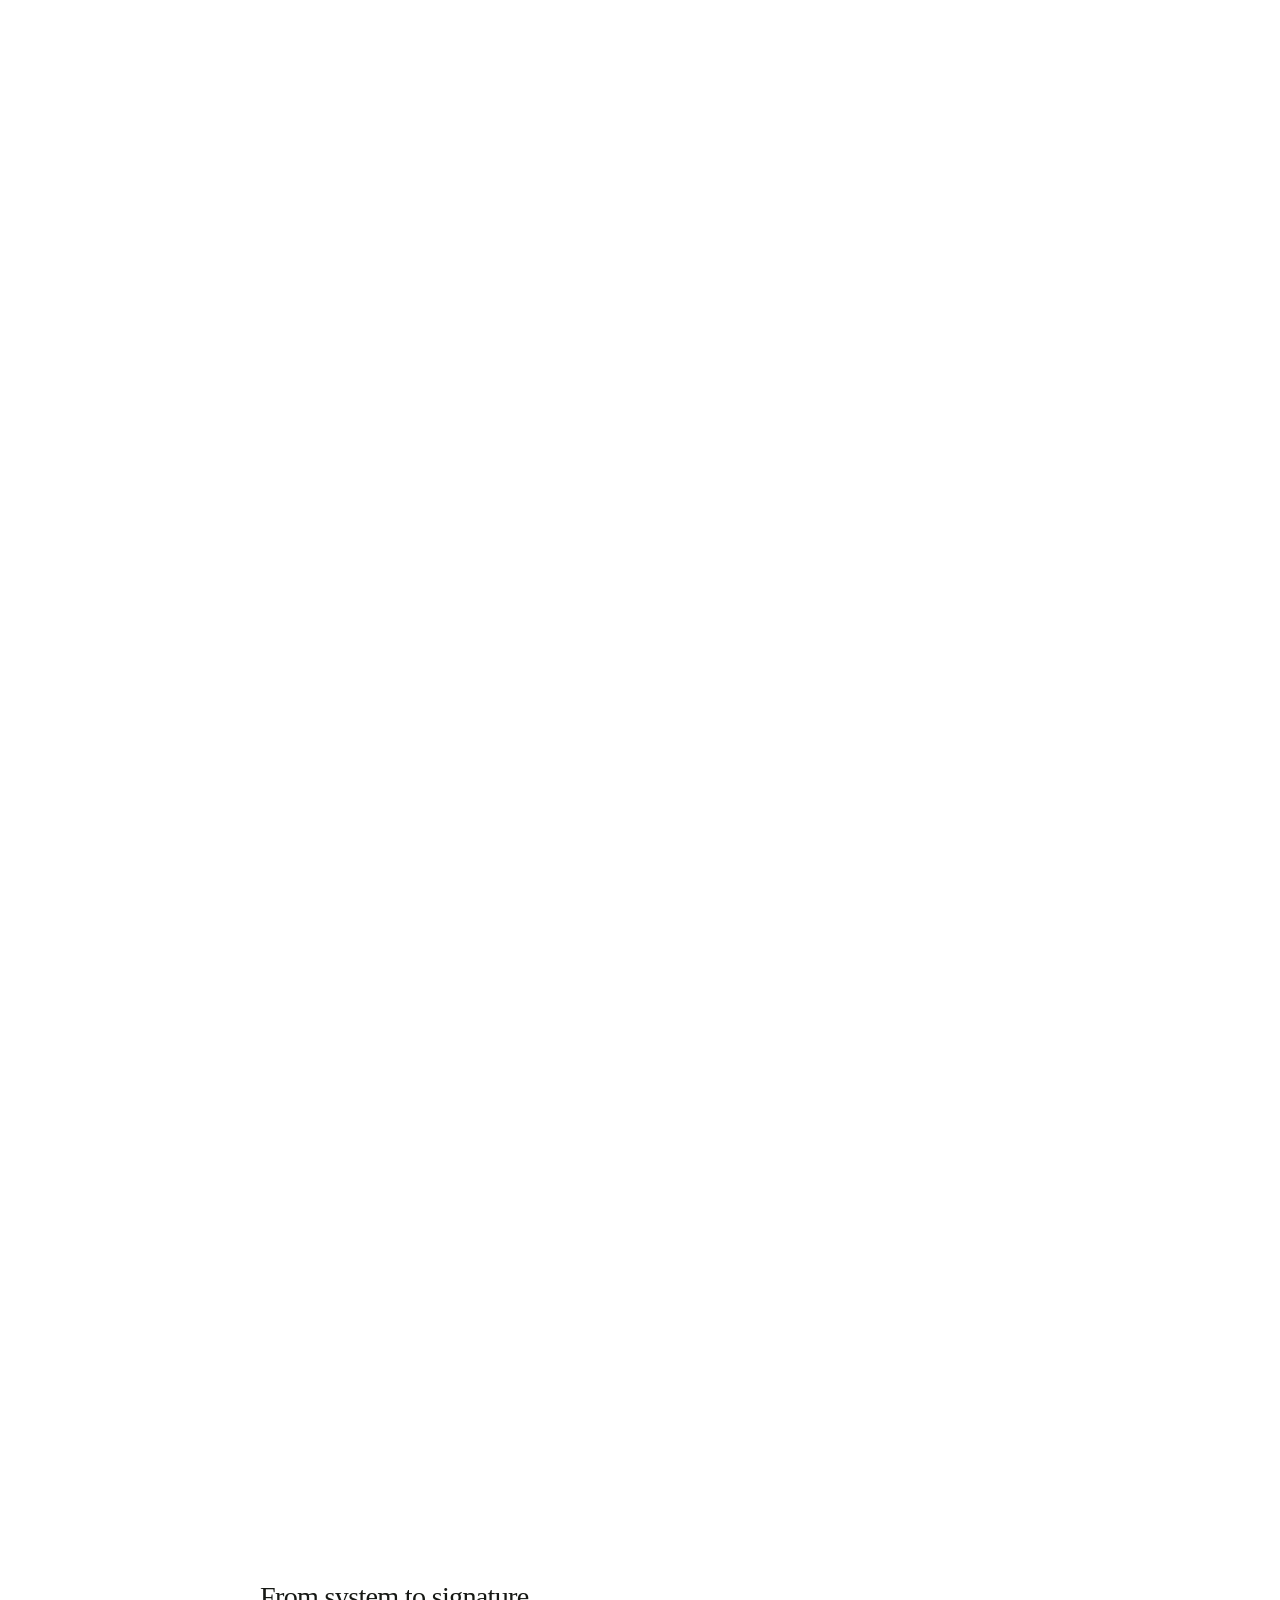
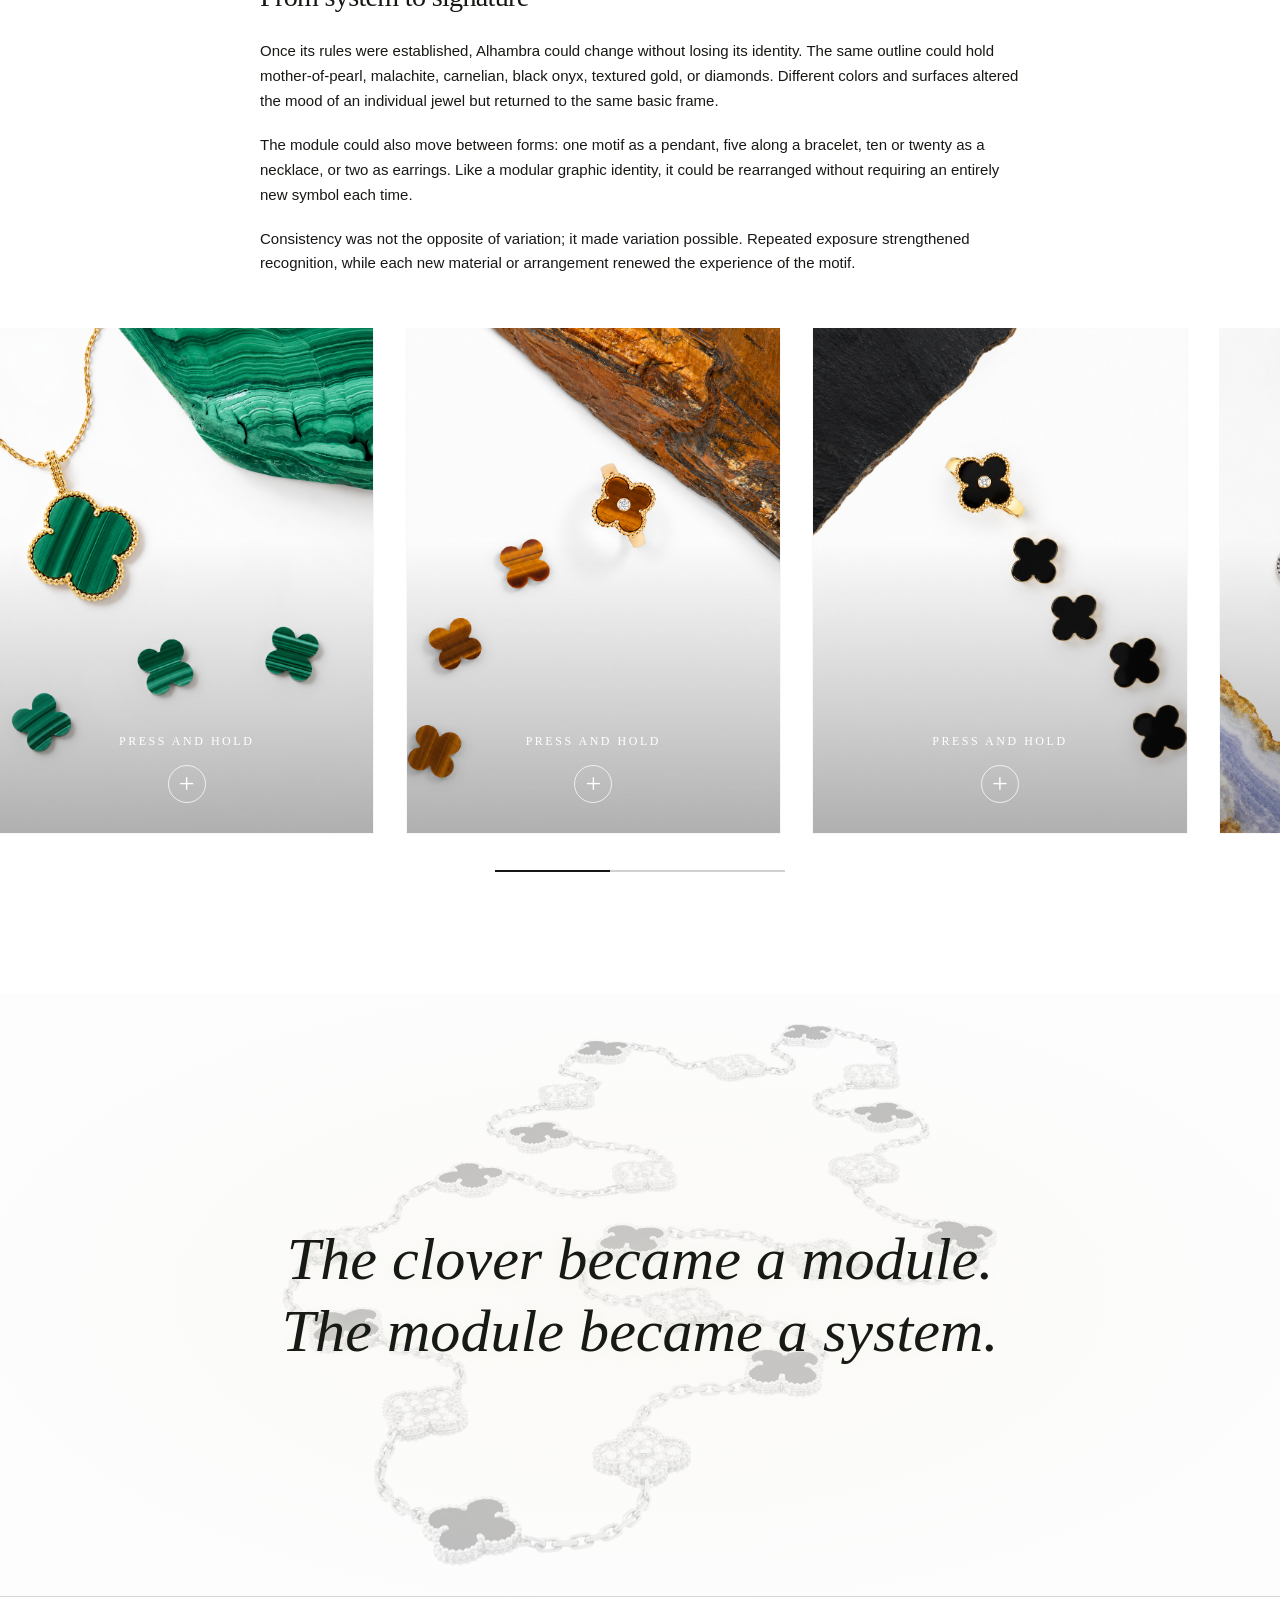
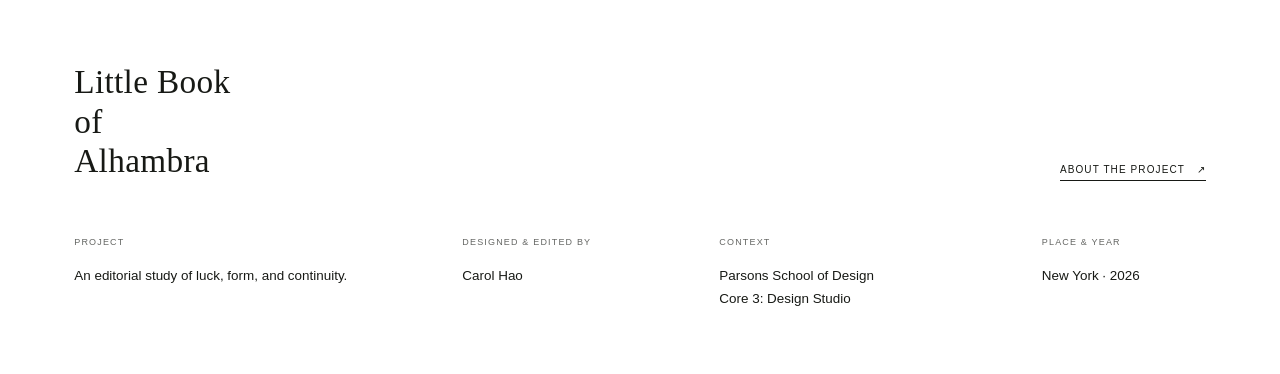
<file: origin.html>
<!DOCTYPE html>

<html lang="en">
<head>
<meta charset="utf-8"/>
<meta content="width=device-width, initial-scale=1" name="viewport"/>
<meta content="#f4f1e7" name="theme-color"/>
<meta content="Explore how the Alhambra motif evolved from a clover to a repeatable visual system in 1968." name="description"/>
<title>The Origin of a Visual System — Little Book of Alhambra</title>
<link href="style.css?v=87" rel="stylesheet"/>
<script src="page-transition.js?v=85"></script>
</head>
<body data-page="origin">
<div aria-hidden="true" class="scroll-progress"><span></span></div>
<a class="skip-link" href="#main-content">Skip to main content</a>
<header class="site-header">
<nav aria-label="Main navigation" class="nav">
<a data-page="introduction" href="index.html">Introduction</a>
<a data-page="authorship" href="authorship.html">Authorship</a>
<a aria-current="page" class="active" data-page="origin" href="origin.html">Origin</a>
<a data-page="motif" href="motif.html">Motif</a>
<a data-page="forms" href="forms.html">Forms</a>
<a data-page="making" href="making.html">Making</a>
</nav>
<a class="nav-logo" href="index.html#about" aria-label="Van Cleef &amp; Arpels — About this project"><img src="assets/vca-diamond.svg" alt="Van Cleef &amp; Arpels" width="121" height="121"/></a>
</header>
<main id="main-content">
<!-- Chapter opening: unified visual masthead inspired by editorial magazine profiles -->
<section aria-labelledby="origin-heading" class="chapter-cover chapter-cover--origin" data-scroll-cover="">
<div class="chapter-cover-copy">
<div class="chapter-cover-heading">
<h1 id="origin-heading">The Origin of<br/>a Visual System</h1>

</div>

<div class="chapter-cover-footer"><p class="chapter-cover-summary">How a familiar four-leaf symbol became a repeatable and recognizable visual system.</p></div></div>
<figure class="chapter-cover-image">
<img alt="Craftsperson using tweezers to work on an Alhambra necklace on a pale table" decoding="async" fetchpriority="high" src="assets/opening-origin-v16.webp"/>
</figure>
</section><section aria-label="Introduction to The Origin of a Visual System" class="chapter-introduction"><div class="chapter-introduction-inner" data-scene-intensity="quiet" data-scroll-scene=""><p class="chapter-introduction-text">Alhambra did not begin with a completely new shape. The four-leaf clover had already appeared within Van Cleef &amp; Arpels’ visual language for decades. What changed in 1968 was the way that familiar symbol was organized. Through repetition, spacing, framing, and consistency, the clover became more than a motif: it became a system capable of generating new pieces while remaining recognizable.</p></div></section>
<section class="chapter-video-divider" id="chapter-divider" aria-hidden="true"><video data-divider-video muted loop playsinline preload="metadata"><source src="assets/chapter-butterfly-divider.mp4" type="video/mp4"/></video></section>

<!-- LONG FEATURE 01: The Origin of a Visual System -->
<section aria-labelledby="origin-heading" class="editorial-section origin-section" id="origin">

<div aria-label="Before Alhambra, scroll to explore" class="origin-scroll-story" data-origin-scroll-story="">
<div class="origin-scroll-sticky" data-story-stage="">
<div class="origin-scroll-canvas">
<div class="origin-scroll-intro" data-story-intro="">
<h2 class="essay-internal-heading">Before Alhambra</h2>
<p>Before it became an enduring piece of jewelry, the four-leaf clover belonged to the Maison’s wider vocabulary of luck.</p>
<p>Scroll through the archives to discover how a familiar natural symbol became the foundation of a repeatable design.</p>
</div>
<figure class="origin-scroll-photo" data-story-photo="">
<img alt="Archival clover clip product card from 1948, with a clover drawn in ink on gridded paper" loading="lazy" src="assets/origin-archival-clip.webp"/>
<figcaption>Clover clip product card, 1948 · Van Cleef &amp; Arpels Archives</figcaption>
</figure>
<div class="origin-scroll-reading" data-story-window="">
<div class="origin-scroll-reading-inner reading-essay" data-story-reading="">
<p>Long before Alhambra became one of Van Cleef &amp; Arpels’ most recognizable collections, the four-leaf clover already belonged to the Maison’s visual language. According to the Maison’s archival history, clover motifs can be traced back to 1906, appearing alongside charms, wooden talismans, fairies, and other symbols associated with good fortune.</p>
<p>At that point, the clover was not a fixed collection or standardized design. It was one recurring sign within a much broader vocabulary of luck. Archival product cards show the house repeatedly returning to clover forms in clips, pendants, and other objects. The 1948 clip design here records that early fascination: a familiar leaf structure translated into jewelry through drawing and ornamental detail.</p>
<p>The four rounded leaves already contained qualities that would later become essential to Alhambra. Their symmetry gives the shape order; the outline establishes a boundary; and the simple geometry remains legible even when reduced, enlarged, or translated into different materials. The motif could change its surface without changing the basic silhouette.</p>
<p>The idea of luck gave this formal clarity another layer of meaning. Jacques Arpels was known to pick four-leaf clovers and offer them to employees as good-luck charms. A pressed clover is fragile, ordinary, and almost without monetary value, yet it can communicate an intention from one person to another.</p>
<blockquote class="origin-inline-quote origin-luck-quote"><span>“To be lucky, you have to believe in luck.”</span><cite>— Jacques Arpels</cite></blockquote>
<p>Jewelry encourages a similar kind of symbolic exchange. It can be worn near the body, offered as a gift, kept across generations, or connected to particular moments. When the familiar clover is incorporated into a jewel, the object functions at once as decoration and as a carrier of personal meaning.</p>
<p>Before 1968, however, the many versions of the clover remained individual interpretations, rather than parts of a single coherent collection. Their materials, proportions, and settings could vary, and they shared a symbol without yet sharing a consistent set of visual rules.</p>
<p>The origin of Alhambra is therefore less about inventing a new symbol than recognizing the potential of one that already existed. The Maison possessed the shape, its association with fortune, and decades of visual memory. What came next was to give that familiarity structure.</p>
</div>
</div>
</div>
</div>
</div>
<div class="origin-year-scene story-chapter story-chapter--dark story-chapter--origin" data-story-chapter="1968">
<div class="origin-year-intro reading-column reading-essay" data-scene-intensity="quiet" data-scene-no="2" data-scroll-scene="">
<span class="origin-year">1968</span>
<h2 class="origin-year-subtitle">From symbol to system</h2>
<p>In 1968, Van Cleef &amp; Arpels created the first Alhambra long necklace: twenty clover-shaped motifs in creased yellow gold, each edged with tiny gold beads. A familiar sign now appeared not once but as a precisely organized sequence.</p>
<p>The four-leaf silhouette provided a stable unit, the beaded border gave it a recognizable frame, and the connecting chain created controlled intervals. These simple decisions established a structure that could continue across different pieces.</p>
</div>
<figure class="origin-necklace-figure" data-scene-no="3" data-scroll-scene="">
<img alt="Long yellow-gold Alhambra necklace with repeated four-leaf clover motifs" loading="lazy" src="assets/origin-1968-necklace.webp"/>
</figure>
<div class="origin-year-outro reading-column reading-essay" data-scene-intensity="quiet" data-scene-no="4" data-scroll-scene="">
<h2 class="origin-year-subtitle">One motif became twenty.</h2>
<p>A single clover functions as an image. Twenty clovers establish relationships between images: distance, direction, rhythm, and movement. The viewer encounters each motif, pauses in the negative space, then returns to the same shape again. Repetition creates a visual grammar.</p>
<p>The necklace is also a moving composition. As it shifts with the wearer, its intervals change position without losing their underlying order. Viewed from a distance, the pieces become a continuous line; up close, each clover reveals its own surface and edge.</p>
<p>This is what makes 1968 more than the year of one successful object. It marks the moment at which an existing lucky symbol became the organizing module of a collection.</p>
</div>
</div>
<div class="origin-photo-essay">
  <!-- V25: both portraits belong to ONE editorial subsection, not two separate sticky sheets -->
  <div class="story-chapter origin-photo-combined" data-story-chapter="worn-in-motion" aria-label="From object to signature">
    <div class="reading-column origin-photo-intro reading-essay" data-scene-no="5" data-scroll-scene="">
<h2 class="essay-internal-heading">From object to signature</h2>
<p>Over time, repetition made the Alhambra form easier to recognize. The necklace crossed from the display case to the body and into fashion photography. Each new appearance returned the viewer to a familiar silhouette.</p>
</div>
    <div class="origin-photo-pair" aria-label="Two archival Alhambra portraits" data-scroll-scene="" data-scene-no="6">
      <figure class="origin-photo-frame">
<img alt="1973 black-and-white archival fashion portrait wearing long Alhambra necklaces" loading="lazy" src="assets/origin-editorial-1973.webp"/>
<figcaption>Françoise Hardy wearing Alhambra sautoirs, 1973 · Van Cleef &amp; Arpels Archives</figcaption>
</figure>
      <figure class="origin-photo-frame">
<img alt="1979 archival portrait showing layered Alhambra necklaces" loading="lazy" src="assets/origin-editorial-1979.webp"/>
<figcaption>Princess Grace of Monaco wearing Alhambra sautoirs, 1979 · Van Cleef &amp; Arpels Archives</figcaption>
</figure>
    </div>
    <div class="reading-column origin-photo-copy reading-essay" data-scroll-scene="" data-scene-no="7">
      <p>In archival images of Françoise Hardy wearing two Alhambra sautoirs in 1973, the individual motifs appear as a rhythm across the body. The pieces shift with movement, yet their shape remains recognizable: jewelry is not a fixed printed pattern, but a visual system responding to the wearer.</p>
<p>The clover can work simultaneously at two distances. Seen as a whole, the necklace reads as a line of repeated marks; examined closely, each mark becomes a material object in its own right.</p>
<p>Princess Grace of Monaco was photographed wearing three Alhambra sautoirs in 1979. Worn in layers, the necklaces demonstrate how one design can shift in quantity and arrangement without requiring a new visual identity.</p>
<p>As the collection appeared across archival photographs, fashion imagery, and different jewelry types, recognition began to belong to the silhouette itself. A product became a signature: a form familiar even before the viewer identified the precise stone or object.</p>
    </div>
  </div>
</div>
<div class="origin-architecture story-chapter story-chapter--origin" data-story-chapter="architecture">
  <!-- One uninterrupted architecture story: image shifts right-to-left,
       stays pinned, while the article and the three ornament studies move
       through the right reading column. -->
  <div class="origin-scroll-story origin-architecture-scroll" data-origin-scroll-story aria-label="Alhambra architecture and pattern: scroll to read">
    <div class="origin-scroll-sticky" data-story-stage>
      <div class="origin-scroll-canvas">
        <div class="origin-scroll-intro" data-story-intro>
          <h2 class="essay-internal-heading">A name, a way of seeing</h2>
          <p>The Alhambra Palace in Granada offers another way to understand how a simple decorative form can become part of a larger visual system.</p>
          <p>Its ornament uses rhythm and repetition to connect individual forms across an architectural space.</p>
        </div>
        <figure class="origin-scroll-photo" data-story-photo>
          <img src="assets/origin-architecture-pinned.webp" alt="An ornately carved series of golden arches inside the Alhambra Palace, looking toward a sunlit window" loading="eager" decoding="async"/>
          <figcaption>Architecture and carved ornament · Alhambra, Granada</figcaption>
        </figure>
        <div class="origin-scroll-reading" data-story-window>
          <div class="origin-scroll-reading-inner reading-essay" data-story-reading>
            <p>The name Alhambra opens a visual connection to the palace complex in Granada, where architecture and ornament are closely integrated. Geometry, vegetal forms, inscription, color, and carved surfaces repeat across walls, arches, ceilings, and tilework, turning the architecture into a continuous visual system rather than a collection of isolated decorations.</p>
            <p>This publication does not treat the jewelry motif as a literal copy of one specific palace ornament. Instead, the palace offers a useful way to think about how repetition can organize a larger whole. Individual decorative elements recur across different surfaces, creating rhythm and continuity throughout the architecture.</p>
            <p>The comparison therefore operates at the level of system rather than direct form. The palace surrounds the body through repeated ornament, while the necklace organizes repeated motifs around the body. In both cases, recognition emerges through the return of related visual elements.</p>
            <p>The geometric decoration of the Alhambra shows how a simple unit can become complex through repetition. Small shapes are repeated, rotated, reflected, and combined to create larger patterns. The viewer no longer reads only one form; the eye begins to follow rhythm, interval, symmetry, and relationships between repeated elements.</p>
            <div class="origin-pattern-editorial origin-pattern-inline" aria-label="Three studies of ornament and geometric repetition">
              <figure class="origin-pattern-figure origin-pattern-figure--wide pattern-reveal" data-pattern-reveal>
                <img src="assets/origin-pattern-radial.webp" alt="Blue, green, and ochre radial floral mosaic ornaments repeating across a wall" loading="eager" decoding="async"/>
              </figure>
              <div class="origin-pattern-bottom origin-pattern-bottom--editorial">
                <figure class="origin-pattern-figure pattern-reveal" data-pattern-reveal>
                  <img src="assets/origin-pattern-interlocking.webp" alt="Blue and black interlocking geometric ornament arranged into a regular pattern" loading="eager" decoding="async"/>
                </figure>
                <figure class="origin-pattern-figure pattern-reveal" data-pattern-reveal>
                  <img src="assets/origin-pattern-rotational.webp" alt="Overlapping dark brown and cream interlacing rotational motifs" loading="eager" decoding="async"/>
                </figure>
              </div>
              <div class="origin-pattern-citation-block pattern-reveal" data-pattern-reveal role="note" aria-label="Three pattern captions">
                <span>01 Composición compleja</span>
                <span>02 Una simetría central</span>
                <span>03 Teselación no poligonal</span>
              </div>
            </div>
            <p>This idea creates a useful parallel with the Alhambra necklace. A single four-leaf clover is one recognizable motif. When the motif repeats across a chain, it becomes part of a larger visual sequence. The spaces between motifs, their consistent scale, and their relationship to the chain create rhythm in the same way that repeated geometric units organize an architectural surface.</p>
            <p>The connection is not that the jewelry copies the palace. Instead, both demonstrate the same design principle: a limited visual vocabulary can generate a much larger system through repetition.</p>
          </div>
        </div>
      </div>
    </div>
  </div>
</div>
<div class="origin-variations story-chapter story-chapter--origin" data-story-chapter="signature">
<div class="reading-column origin-variations-heading reading-essay" data-scene-no="12" data-scroll-scene="">
<h2 class="essay-internal-heading">From system to signature</h2>
<p>Once its rules were established, Alhambra could change without losing its identity. The same outline could hold mother-of-pearl, malachite, carnelian, black onyx, textured gold, or diamonds. Different colors and surfaces altered the mood of an individual jewel but returned to the same basic frame.</p>
<p>The module could also move between forms: one motif as a pendant, five along a bracelet, ten or twenty as a necklace, or two as earrings. Like a modular graphic identity, it could be rearranged without requiring an entirely new symbol each time.</p>
<p>Consistency was not the opposite of variation; it made variation possible. Repeated exposure strengthened recognition, while each new material or arrangement renewed the experience of the motif.</p>
</div>
<div class="origin-material-showcase" data-material-showcase="" data-scene-no="13" data-scroll-scene="" aria-label="Alhambra materials gallery. Scroll horizontally or use the dots to move through the cards.">
  <div class="origin-material-track" data-material-track="">
    <article class="origin-material-card" tabindex="0" data-material-card="" aria-label="Malachite">
      <img src="assets/origin-material-malachite.png" alt="Malachite Alhambra pendant with three floating clover motifs" loading="lazy"/>
      <div class="origin-material-prompt"><span>PRESS AND HOLD</span><i aria-hidden="true">+</i></div>
      <div class="origin-material-overlay"><div class="origin-material-copy"><h3>Malachite</h3><p>Its deep green is streaked with light and dark lines that bring a subtle vibrancy to the stone.</p></div></div>
    </article>
    <article class="origin-material-card" tabindex="0" data-material-card="" aria-label="Tiger's eye">
      <img src="assets/origin-material-tigers-eye.png" alt="Tiger's eye reversible Alhambra ring with floating clover motifs" loading="lazy"/>
      <div class="origin-material-prompt"><span>PRESS AND HOLD</span><i aria-hidden="true">+</i></div>
      <div class="origin-material-overlay"><div class="origin-material-copy"><h3>Tiger's eye</h3><p>This stone features warm shades, ranging from honey to deep brown, and presents a beautiful harmony of light and dark bands, straight and regular.</p></div></div>
    </article>
    <article class="origin-material-card" tabindex="0" data-material-card="" aria-label="Onyx">
      <img src="assets/origin-material-onyx.png" alt="Black onyx Alhambra ring with repeated black clover motifs" loading="lazy"/>
      <div class="origin-material-prompt"><span>PRESS AND HOLD</span><i aria-hidden="true">+</i></div>
      <div class="origin-material-overlay"><div class="origin-material-copy"><h3>Onyx</h3><p>Its black is rich and deep. Van Cleef &amp; Arpels selects stones of great purity, with an intense and uniform color.</p></div></div>
    </article>
    <article class="origin-material-card" tabindex="0" data-material-card="" aria-label="Chalcedony">
      <img src="assets/origin-material-chalcedony.png" alt="Chalcedony Alhambra bracelet with pale lavender motifs" loading="lazy"/>
      <div class="origin-material-prompt"><span>PRESS AND HOLD</span><i aria-hidden="true">+</i></div>
      <div class="origin-material-overlay"><div class="origin-material-copy"><h3>Chalcedony</h3><p>It is distinguished by its material and the softness of its nuances, ranging from gray to intense blue and lavender tones.</p></div></div>
    </article>
    <article class="origin-material-card" tabindex="0" data-material-card="" aria-label="Black mother-of-pearl">
      <img src="assets/origin-material-black-mop.png" alt="Black mother-of-pearl Alhambra ring with rose-gold setting" loading="lazy"/>
      <div class="origin-material-prompt"><span>PRESS AND HOLD</span><i aria-hidden="true">+</i></div>
      <div class="origin-material-overlay"><div class="origin-material-copy"><h3>Black mother-of-pearl</h3><p>Its iridescent surface shifts softly between green, rose, and smoky gray, bringing changing reflections to the motif.</p></div></div>
    </article>
    <article class="origin-material-card" tabindex="0" data-material-card="" aria-label="White mother-of-pearl">
      <img src="assets/origin-material-white-mop.png" alt="White mother-of-pearl Alhambra necklace with yellow-gold beaded edge" loading="lazy"/>
      <div class="origin-material-prompt"><span>PRESS AND HOLD</span><i aria-hidden="true">+</i></div>
      <div class="origin-material-overlay"><div class="origin-material-copy"><h3>White mother-of-pearl</h3><p>Chosen for the evenness of its surface and the consistency of its iridescence, this material illuminates creations with its shimmering reflections.</p></div></div>
    </article>
    <article class="origin-material-card" tabindex="0" data-material-card="" aria-label="Agate">
      <img src="assets/origin-material-agate.png" alt="Bright blue agate Alhambra pendant necklace with floating clover motifs" loading="lazy"/>
      <div class="origin-material-prompt"><span>PRESS AND HOLD</span><i aria-hidden="true">+</i></div>
      <div class="origin-material-overlay"><div class="origin-material-copy"><h3>Agate</h3><p>Its vivid opaque color gives the motif a bold presence while keeping the surface smooth, even, and graphic.</p></div></div>
    </article>
    <article class="origin-material-card" tabindex="0" data-material-card="" aria-label="Carnelian">
      <img src="assets/origin-material-carnelian.png" alt="Carnelian Alhambra ring with bright red floating clover motifs" loading="lazy"/>
      <div class="origin-material-prompt"><span>PRESS AND HOLD</span><i aria-hidden="true">+</i></div>
      <div class="origin-material-overlay"><div class="origin-material-copy"><h3>Carnelian</h3><p>From intense red to the brightest orange, this variety of chalcedony is also appreciated for its beautifully translucent material.</p></div></div>
    </article>
  </div>
  <div class="origin-material-dots gallery-scroll-progress" data-material-dots="" role="progressbar" aria-label="Origin material gallery scroll progress" aria-valuemin="0" aria-valuemax="100" aria-valuenow="0"><span class="gallery-scroll-progress-thumb" aria-hidden="true"></span></div>
</div>
<figure class="origin-quote-visual" data-scene-no="14" data-scroll-scene="">
<img alt="Long Alhambra necklace laid across a pale background" loading="lazy" src="assets/origin-quote-hd.jpg"/>
<blockquote class="origin-final-quote"><span>The clover became a module.<br/><em>The module became a system.</em></span></blockquote>
</figure>
</div>
</section>
</main>
<footer aria-label="Colophon" class="site-colophon">
<div class="colophon-top">
<a class="colophon-title book-title" href="index.html" aria-label="Little Book of Alhambra"><span class="book-title-line">Little Book</span><em class="book-title-of">of</em><span class="book-title-line">Alhambra</span></a>
<a class="colophon-about-link" href="index.html#about">About the project <span aria-hidden="true">↗</span></a>
</div>
<div class="colophon-details">
<div class="colophon-detail">
<span class="colophon-label">PROJECT</span>
<span class="colophon-value">An editorial study of luck, form, and continuity.</span>
</div>
<div class="colophon-detail">
<span class="colophon-label">DESIGNED &amp; EDITED BY</span>
<span class="colophon-value">Carol Hao</span>
</div>
<div class="colophon-detail">
<span class="colophon-label">CONTEXT</span>
<span class="colophon-value">Parsons School of Design<br/>Core 3: Design Studio</span>
</div>
<div class="colophon-detail">
<span class="colophon-label">PLACE &amp; YEAR</span>
<span class="colophon-value">New York · 2026</span>
</div>
</div>
</footer>
<script defer="" src="script.js?v=87"></script>
<script defer src="editorial-navigation.js?v=84"></script>
</body>
</html>
</file>
<file: style.css>
:root{
  --cover: "Baskerville", "Libre Baskerville", Georgia, serif;
  --chapter: "Baskerville", "Libre Baskerville", Georgia, serif;
  --quote: "Bodoni 72", "Bodoni MT", Didot, "Times New Roman", serif;
  --body: "Helvetica Neue", Helvetica, Arial, sans-serif;
  --caption: "Microsoft Sans Serif", Arial, sans-serif;
  --sub: "Adobe Hebrew", Baskerville, Georgia, serif;
  --ink:#171915; --cream:#f4f1e7; --sage:#c3dbce; --pale:#eaf0df;
  /* One editorial background per chapter. Black cinematic panels are unchanged. */
  --bg-introduction:#e7eee2;
  --bg-authorship:#eee6d9;
  --bg-origin:#f4f0e8;
  --bg-motif:#c8ded2;
  --bg-forms:#e7ece9;
  --bg-making:#f0e2d6;
  --line:rgba(23,25,21,.18); --nav-height:72px; --prose-width:700px;
}
*{box-sizing:border-box}
html{scroll-behavior:smooth; scroll-padding-top:var(--nav-height)}
body{margin:0;background:var(--cream);color:var(--ink);font:300 17px/1.75 var(--body);overflow-x:hidden}
a{color:inherit;text-decoration:none}
img{display:block;width:100%}
button{font:inherit;color:inherit}
.scroll-progress{position:fixed;top:0;left:0;width:100%;height:2px;z-index:1001;pointer-events:none}
.scroll-progress span{display:block;width:0;height:100%;background:var(--ink);transition:width .08s}
.site-header{height:var(--nav-height);display:flex;align-items:center;justify-content:space-between;gap:32px;position:fixed;left:0;right:0;top:0;padding:0 4vw;background:rgba(244,241,231,.92);border-bottom:1px solid rgba(23,25,21,.12);backdrop-filter:blur(14px);z-index:1000}
.brand{font:400 17px var(--cover);letter-spacing:.065em;flex:0 0 auto}
.nav{display:flex;gap:clamp(16px,2.3vw,38px);align-items:center}
.nav a{position:relative;font:300 11px var(--body);text-transform:uppercase;letter-spacing:.13em;opacity:.62;white-space:nowrap;transition:opacity .25s}
.nav a:hover,.nav a.active{opacity:1}
.nav a::after{content:"";position:absolute;bottom:-9px;left:0;right:100%;height:1px;background:currentColor;transition:right .3s}
.nav a:hover::after,.nav a.active::after{right:0}
main{padding-top:var(--nav-height)}
section[id]{scroll-margin-top:var(--nav-height)}
.eyebrow,.subindex,figcaption,.section-next,footer{font-family:var(--caption);font-weight:400;font-size:11px;text-transform:uppercase;letter-spacing:.12em}
.eyebrow{margin:0 0 30px}
h1,h2{font:400 1em/1.04 var(--chapter);letter-spacing:-.04em;margin:0}
h2{font-size:clamp(48px,5.4vw,76px)}
h3{font:700 clamp(22px,2.1vw,28px)/1.25 var(--sub);margin:0 0 22px;letter-spacing:-.01em}
p{margin:0 0 24px}
p:not(.eyebrow):not(.subindex):not(.deck):not(.intro-question):not(.hero-sub){line-height:1.8}
.deck{font:italic 400 clamp(21px,2.4vw,31px)/1.35 var(--quote);margin:28px 0 44px}
.reading-column{width:min(var(--prose-width),calc(100% - 48px));margin-inline:auto}
.reading-column h2{margin-bottom:28px}
.editorial-section{position:relative;padding:clamp(100px,10vw,168px) max(5vw,24px) clamp(115px,10vw,180px);border-bottom:1px solid var(--line)}
.text-link,.section-next{display:inline-flex;align-items:center;gap:32px;border-bottom:1px solid currentColor;padding-bottom:8px;font:400 11px var(--caption);text-transform:uppercase;letter-spacing:.12em;transition:gap .3s}
.text-link:hover,.section-next:hover{gap:44px}
.section-next{width:max-content;max-width:90%;margin:80px auto 0;display:flex;justify-content:center}
.reveal{opacity:0;transform:translateY(24px);transition:opacity .8s ease,transform .8s cubic-bezier(.2,.7,.2,1)}
.reveal.visible{opacity:1;transform:translateY(0)}

.hero{min-height:calc(100svh - var(--nav-height));display:grid;grid-template-columns:1fr 1fr;background:#172019;color:var(--cream)}
.hero-copy{padding:clamp(90px,10vw,160px) 4vw 6vw 7vw;display:flex;flex-direction:column;align-items:flex-start;justify-content:center}
.hero h1{font:400 clamp(60px,8.2vw,138px)/.9 var(--cover);letter-spacing:-.06em;margin:0 0 34px}
.hero h1 em{font-weight:400;font-style:normal}
.hero-sub{font:italic 400 clamp(18px,1.8vw,25px)/1.35 var(--quote);margin:0 0 62px}
.hero-visual{overflow:hidden;position:relative;min-height:calc(100svh - var(--nav-height))}
.hero-visual img{width:100%;height:110%;object-fit:cover;object-position:center;transform:translateY(-4%);will-change:transform}

.intro-section{background:var(--bg-introduction);padding:clamp(90px,8vw,140px) 4vw clamp(115px,10vw,170px)}
.intro-wrap{max-width:1500px;margin:auto}
.intro-eyebrow{margin:0 0 22px;font-size:10px}
.intro-stage{--intro-progress:0;position:relative;height:clamp(610px,72svh,820px);overflow:hidden;isolation:isolate;background:var(--bg-introduction);touch-action:pan-y;cursor:ew-resize}
.intro-stage:focus-visible{outline:2px solid #536c55;outline-offset:5px}
.intro-visual,.intro-title,.intro-copy{position:absolute;top:50%;will-change:transform,opacity}
.intro-visual{width:clamp(220px,28%,410px);left:var(--pendant-position,6%);transform:translateY(-50%);filter:drop-shadow(0 28px 24px rgba(65,50,25,.08));z-index:3;transition:left .18s cubic-bezier(.2,.7,.2,1);pointer-events:none}
.intro-visual img{aspect-ratio:1/1;object-fit:contain;user-select:none}
.intro-title{left:51%;width:43%;transform:translateY(-50%) translateX(var(--title-x,0px));opacity:var(--title-opacity,1);z-index:1;transition:transform .2s,opacity .2s;pointer-events:none}
.intro-title h2{font:400 clamp(45px,5.4vw,85px)/1.04 var(--chapter);letter-spacing:-.05em}
.intro-copy{left:8%;width:46%;max-width:590px;transform:translateY(-50%) translateX(var(--copy-x,-55px));opacity:var(--copy-opacity,0);z-index:2;transition:transform .2s,opacity .2s;pointer-events:none}
.intro-copy h3{font:400 clamp(35px,3.5vw,54px)/1.12 var(--chapter);margin-bottom:24px}
.intro-copy p{font:300 clamp(15px,1.2vw,17px)/1.65 var(--body);margin-bottom:16px}
.intro-copy .intro-question{font:italic 400 clamp(18px,1.7vw,25px)/1.25 var(--quote);margin:24px 0 14px}
.intro-copy[data-visible="true"]{pointer-events:auto;cursor:auto}
.intro-story-link{margin-top:8px}
.intro-controls{position:absolute;left:0;bottom:22px;width:100%;display:flex;align-items:center;justify-content:center;gap:28px;z-index:5;font:400 10px var(--caption);letter-spacing:.11em}
.intro-toggle{border:0;border-bottom:1px solid currentColor;padding:5px 0;background:transparent;cursor:pointer;display:inline-flex;align-items:center;gap:12px;font:400 10px var(--caption);letter-spacing:.11em}
.intro-toggle:hover{opacity:.6}


.origin-section{background:var(--bg-origin)}
.origin-opening{padding-bottom:95px}
.feature-block{padding:80px 0 95px;border-top:1px solid var(--line)}
.subindex{margin:0 0 27px;opacity:.7}
.feature-block h3{margin-bottom:30px}
.feature-image{margin:56px auto 0;width:min(860px,100%)}
.feature-image img{max-height:640px;object-fit:contain}
.feature-image figcaption{margin-top:12px;opacity:.64;text-align:center}
.archival-image{max-width:540px}
.editorial-quote{display:block;max-width:920px;margin:90px auto 10px;text-align:center;font:italic 400 clamp(40px,5.5vw,85px)/1.11 var(--quote)}
.editorial-quote cite{display:block;margin-top:30px;font:400 11px var(--caption);letter-spacing:.1em;font-style:normal}
.big-year{display:block;font:400 clamp(114px,23vw,310px)/.83 var(--cover);letter-spacing:-.08em;margin-bottom:70px}
.motif-rhythm{display:flex;gap:clamp(15px,2vw,38px);align-items:center;justify-content:center;flex-wrap:wrap;margin:85px auto 10px;max-width:1000px;opacity:.75}
.motif-rhythm img{width:clamp(38px,5vw,75px);height:clamp(38px,5vw,75px);object-fit:contain;opacity:.9;filter:contrast(.75)}
.pattern-gallery{margin:85px auto 0;width:min(1120px,100%);display:grid;grid-template-columns:2fr 1fr 1fr;gap:10px}
.pattern-gallery figure{margin:0;min-width:0;overflow:hidden}
.pattern-gallery figure:nth-child(1){grid-row:span 2}
.pattern-gallery img{height:100%;min-height:240px;object-fit:cover}
.feature-conclusion{padding-bottom:0}
.origin-ending{margin-bottom:0}
.motif-section{background:var(--bg-motif)}
.motif-diagram{position:relative;min-height:590px;width:min(920px,100%);margin:45px auto 0;display:grid;place-items:center;perspective:900px}
.motif-diagram img{width:min(57%,475px);transition:transform .35s ease}
.label{position:absolute;font:700 16px var(--sub);letter-spacing:.015em}
.label-a{top:17%;left:9%}.label-b{top:29%;right:6%}.label-c{bottom:22%;right:8%}.label-d{bottom:15%;left:3%}
.variation-section{background:var(--bg-forms)}
.material-grid{width:min(1300px,100%);margin:90px auto 0;display:grid;grid-template-columns:repeat(4,minmax(0,1fr));gap:14px}
.material-card{position:relative;aspect-ratio:3/4;overflow:hidden;outline-offset:5px;cursor:crosshair}
.material-card img{height:100%;object-fit:cover;transition:transform .55s ease}
.material-card:hover img,.material-card:focus img{transform:scale(1.07)}
.material-card span{position:absolute;left:18px;bottom:16px;padding:8px 12px;background:rgba(244,241,231,.9);font:700 17px var(--sub)}
.model-image{margin:115px auto 0;max-width:560px}
.model-image img{aspect-ratio:4/5;object-fit:cover}
.making-section{background:var(--bg-making)}
.process-gallery{width:min(1200px,100%);margin:90px auto 0;display:grid;grid-template-columns:repeat(2,minmax(0,1fr));gap:clamp(30px,8vw,120px)}
.process-gallery figure{margin:0;min-width:0}
.process-gallery figure:nth-child(even){margin-top:90px}
.process-gallery img{aspect-ratio:1/1;object-fit:cover}
.process-gallery figcaption{padding-top:12px}
.closing{min-height:82svh;display:grid;place-items:center;background:#172019;color:var(--cream);padding:15vw 6vw;text-align:center}
.closing h2{font:italic 400 clamp(48px,7vw,105px)/1.08 var(--quote);letter-spacing:-.02em}
.closing h2 em{font-style:italic;font-weight:400}
.closing .text-link{margin:65px auto 0}
footer{display:flex;justify-content:space-between;gap:20px;padding:40px 4vw 35px;letter-spacing:.07em}

/* Authorship: a visual opening and a single reading column beside the documentary image. */
.authorship-section{background:var(--bg-authorship);border-bottom:1px solid var(--line);scroll-margin-top:var(--nav-height)}
.authorship-opening{min-height:min(820px,calc(100svh - var(--nav-height) - 35px));width:min(1450px,100%);margin:0 auto;position:relative;display:grid;grid-template-columns:minmax(0,1.04fr) minmax(0,.96fr);align-items:center;gap:clamp(12px,3vw,54px);padding:clamp(55px,6vw,92px) clamp(25px,6.5vw,95px) 110px}
.authorship-image-field{position:relative;width:min(100%,560px);aspect-ratio:1;display:grid;place-items:center;isolation:isolate;justify-self:center}
.authorship-ring{position:absolute;inset:0;width:100%;height:100%;overflow:visible;animation:authorshipOrbit 55s linear infinite;color:#575e4b;opacity:.52;pointer-events:none}
.authorship-ring text{font:400 19.5px var(--chapter);letter-spacing:2.7px;fill:currentColor}
.authorship-clover{position:relative;width:69%;height:77%;object-fit:contain;object-position:center;filter:sepia(.08) contrast(.95);transform:rotate(-6deg);transition:transform .9s cubic-bezier(.2,.7,.2,1)}
.authorship-image-field:hover .authorship-clover{transform:rotate(0deg) scale(1.03)}
.authorship-headline{align-self:center;position:relative;z-index:2;padding:0 0 8%}
.authorship-headline h2{font:400 clamp(56px,6.7vw,108px)/.98 var(--chapter);letter-spacing:-.055em;max-width:670px}
.authorship-headline h2 span{font:400 1em var(--chapter);letter-spacing:-.055em}
.authorship-lead{max-width:420px;margin:36px 0 0;font:300 clamp(16px,1.35vw,19px)/1.6 var(--body)}
.authorship-more{position:absolute;bottom:0;left:50%;transform:translateX(-50%);padding:13px 24px 15px;min-width:168px;border:1px solid var(--line);border-bottom:0;border-radius:0;background:transparent;color:var(--ink);font:400 11px var(--caption);letter-spacing:.12em;cursor:pointer;display:flex;flex-direction:column;align-items:center;gap:5px;transition:background .24s;z-index:3}
.authorship-more:hover,.authorship-more:focus-visible{background:transparent;outline-offset:4px;opacity:.7}
.authorship-more .authorship-arrow{display:inline-block;font:400 18px/1 var(--cover);transition:transform .35s}
.authorship-section.is-open .authorship-arrow{transform:rotate(180deg)}
.authorship-details{scroll-margin-top:var(--nav-height);display:grid;grid-template-rows:0fr;opacity:0;transition:grid-template-rows .75s cubic-bezier(.2,.7,.2,1),opacity .5s ease;background:var(--bg-authorship);overflow:hidden}
.authorship-section.is-open .authorship-details{grid-template-rows:1fr;opacity:1}
.authorship-details-inner{min-height:0;overflow:hidden}
.authorship-detail-grid{width:min(1120px,calc(100% - 60px));margin:0 auto;border-top:1px solid var(--line);padding:clamp(60px,7vw,105px) 0 clamp(75px,9vw,135px);display:grid;grid-template-columns:minmax(0,.93fr) minmax(0,1fr);gap:clamp(48px,7vw,112px);align-items:center}
.authorship-place-image{margin:0;min-width:0;transform:translateY(42px);opacity:0;transition:transform .9s .15s ease,opacity .8s .15s ease}
.authorship-place-image img{aspect-ratio:1068/1266;object-fit:cover;display:block;width:100%;max-height:650px}
.authorship-place-image figcaption{font:400 11px/1.6 var(--caption);margin-top:16px;letter-spacing:.055em;text-transform:none;color:#53564c}
.authorship-reading{max-width:515px;transform:translateY(42px);opacity:0;transition:transform .9s .24s ease,opacity .8s .24s ease}
.authorship-section.is-open .authorship-reading,.authorship-section.is-open .authorship-place-image{transform:translateY(0);opacity:1}
.authorship-reading h3{font:700 clamp(27px,2.5vw,35px)/1.12 var(--sub);letter-spacing:-.018em;margin:0 0 30px}
.authorship-reading p{font:300 clamp(15px,1.15vw,17px)/1.85 var(--body);margin:0 0 22px}
.authorship-reading .text-link{margin-top:30px}
@keyframes authorshipOrbit{to{transform:rotate(360deg)}}

@media(max-width:900px){
  :root{--nav-height:64px}
  .nav{max-width:75vw;overflow-x:auto;scrollbar-width:none;gap:22px}
  .nav::-webkit-scrollbar{display:none}
  .site-header{padding:0 22px;gap:18px}
  .nav{min-width:0;flex:1}
  .hero{grid-template-columns:1fr}
  .hero-copy{min-height:74svh;padding:90px 7vw 72px}
  .hero-visual{height:60svh;min-height:0}
  .intro-stage{height:auto;min-height:730px;display:flex;flex-direction:column;align-items:center;padding:65px 7vw 90px;gap:28px;cursor:auto}
  .intro-visual,.intro-title,.intro-copy{position:relative;left:auto;top:auto;transform:none;max-width:650px;width:100%;opacity:1;pointer-events:auto;transition:none}
  .intro-visual{width:min(72vw,310px);order:1}
  .intro-title{order:2}
  .intro-title h2{font-size:clamp(40px,8vw,68px)}
  .intro-copy{order:3}
  .intro-copy h3{font-size:35px}
  .intro-controls{order:4;position:relative;bottom:auto;padding-top:10px}
  .intro-toggle{display:none}
  .authorship-opening{min-height:auto;grid-template-columns:1fr;gap:12px;padding:65px 7vw 110px}
  .authorship-image-field{width:min(76vw,450px);max-width:100%}
  .authorship-headline{text-align:center;padding:0 0 45px}
  .authorship-headline h2{font-size:clamp(48px,8.2vw,72px)}
  .authorship-lead{margin:24px auto 0}
  .authorship-detail-grid{width:min(680px,calc(100% - 50px));grid-template-columns:1fr;gap:44px;align-items:start}
  .authorship-place-image{max-width:480px;margin:0 auto;width:100%}
  .authorship-reading{margin:auto;width:100%}
  .pattern-gallery{grid-template-columns:1fr 1fr}
  .pattern-gallery figure:first-child{grid-column:1/-1;grid-row:auto}
  .pattern-gallery figure:first-child img{max-height:420px}
  .material-grid{grid-template-columns:repeat(2,minmax(0,1fr))}
  .motif-diagram{min-height:480px}
}
@media(max-width:560px){
  .brand{font-size:13px}
  .site-header{padding:0 18px;gap:12px}
  .nav{max-width:none;min-width:0;flex:1;gap:18px}
  .nav a{font-size:10px}
  .authorship-opening{padding:50px 5vw 100px}
  .authorship-image-field{width:min(82vw,370px)}
  .authorship-ring text{font-size:20px}
  .authorship-headline h2{font-size:clamp(49px,11vw,69px)}
  .authorship-lead{font-size:15px}
  .authorship-detail-grid{width:calc(100% - 42px);padding:55px 0 80px}
  .editorial-section{padding:100px 5vw}
  .reading-column{width:100%}
  .hero h1{font-size:clamp(57px,13vw,86px)}
  .intro-section{padding:88px 4vw 95px}
  .intro-stage{padding:50px 7vw 72px}
  .intro-copy p{font-size:15px}
  .feature-block{padding:70px 0}
  .big-year{font-size:clamp(105px,24vw,180px);margin-bottom:56px}
  .pattern-gallery{gap:6px}
  .pattern-gallery img{min-height:170px}
  .material-grid{gap:10px}
  .material-card{aspect-ratio:3/4}
  .material-card span{font-size:13px;left:8px;bottom:8px;padding:6px}
  .process-gallery{grid-template-columns:1fr;gap:32px}
  .process-gallery figure:nth-child(even){margin-top:0}
  .motif-diagram{min-height:360px}
  .motif-diagram img{width:55%}
  .label{font-size:12px}
  footer{flex-direction:column}
}
@media(prefers-reduced-motion:reduce){html{scroll-behavior:auto}.reveal{opacity:1;transform:none;transition:none}.intro-visual,.intro-title,.intro-copy{transition:none}}

@media(prefers-reduced-motion:reduce){.authorship-ring{animation:none}.authorship-details,.authorship-reading,.authorship-place-image,.authorship-clover{transition:none}}



/* ===============================================================
   ORIGIN — V8 / editorial type hierarchy and single-column story
   Level 1: one feature heading (Baskerville Regular)
   Level 2: understated internal chapters (Baskerville Regular)
   Level 3: small subheading (Adobe Hebrew Bold)
   Body: Helvetica Neue Light; Quote: Bodoni 72 Book Italic
   =============================================================== */
.origin-section{padding:0;background:var(--bg-origin);overflow:clip}
.origin-section .reading-column{width:min(635px,calc(100% - 48px))}
.origin-section h2{font:400 clamp(61px,6.8vw,96px)/1.05 var(--chapter);letter-spacing:-.047em;margin:0 0 30px}
.origin-section h3:not(.origin-internal-title){font:700 clamp(21px,1.7vw,25px)/1.36 var(--sub);letter-spacing:0;margin:0 0 25px}
.origin-section p{font:300 clamp(16px,1.12vw,18px)/1.8 var(--body);margin:0 0 22px}
.origin-section figcaption{font:400 10px/1.65 var(--caption);letter-spacing:.04em;text-transform:none;color:#5c6157;margin-top:11px}
.origin-section .origin-internal-title{font:400 clamp(34px,3.35vw,47px)/1.14 var(--chapter);letter-spacing:-.03em;margin:0 0 24px}
.origin-opening{padding:clamp(125px,13vw,190px) 0 clamp(100px,10vw,145px)}
.origin-section .origin-deck{font:italic 400 clamp(25px,2.65vw,36px)/1.25 var(--quote);margin-bottom:45px}
.origin-opening-text{max-width:550px}

/* A genuinely sticky archive photo while two compact reading beats pass it. */
.origin-story--archive{background:var(--bg-origin);padding:clamp(45px,5vw,80px) 5vw clamp(65px,7vw,110px)}
.origin-sticky-layout{display:grid;grid-template-columns:minmax(0,1fr) minmax(0,.87fr);gap:clamp(42px,6.6vw,112px);max-width:1290px;margin:0 auto;align-items:start}
.origin-sticky-media{position:sticky;top:calc(var(--nav-height) + 22px);height:calc(100svh - var(--nav-height) - 44px);min-width:0;max-height:810px;display:flex;flex-direction:column;align-items:center;justify-content:center;margin:0;align-self:start}
.origin-archival-image{display:block;width:auto;height:auto;max-width:100%;max-height:calc(100% - 45px);object-fit:contain;background:transparent}
.origin-sticky-media figcaption{align-self:center;max-width:100%;text-align:center}
.origin-story-steps{min-width:0;display:flex;flex-direction:column;align-items:stretch}
.origin-reading-beat{min-height:93svh;max-width:500px;display:flex;flex-direction:column;justify-content:center;padding:65px 0}
.origin-reading-beat p:last-child{margin-bottom:0}
.origin-inline-quote{font:italic 400 clamp(27px,2.6vw,38px)/1.28 var(--quote);margin:26px 0 30px}
.origin-inline-quote cite{display:block;font:400 10px/1.6 var(--caption);letter-spacing:.05em;margin-top:18px;font-style:normal}

/* 1968 remains the visual anchor, not a second feature heading. */
.origin-year-scene{background:#050605;color:#f4f1e7;padding:clamp(100px,9vw,155px) 5vw clamp(105px,9vw,145px);text-align:center}
.origin-section .origin-year-intro,.origin-section .origin-year-outro{max-width:635px}
.origin-year{display:block;font:400 clamp(114px,16vw,211px)/.95 var(--cover);letter-spacing:-.06em;margin:0 0 38px}
.origin-section .origin-year-subtitle{font:700 clamp(21px,1.7vw,25px)/1.35 var(--sub);letter-spacing:0;margin-bottom:20px;color:#f3e5c5}
.origin-year-scene p{color:#e1ddd2}
.origin-necklace-figure{width:min(1180px,100%);margin:45px auto 66px;overflow:hidden}
.origin-necklace-figure img{width:100%;height:auto;max-height:810px;object-fit:contain;background:transparent}
.origin-year-outro{padding:0}

/* Photography appears on the page without tinted image cards or side copy. */
.origin-photo-essay{background:var(--bg-origin);padding:clamp(100px,10vw,155px) 5vw clamp(110px,10vw,160px)}
.origin-photo-intro{margin:0 auto 58px}
.origin-photo-frame{width:min(510px,100%);margin:0 auto;display:block}
.origin-photo-frame img{width:100%;height:auto;display:block;object-fit:contain;background:transparent}
.origin-photo-frame figcaption{padding:0;text-align:left}
.origin-photo-copy{margin:32px auto 82px}
.origin-photo-copy:last-child{margin-bottom:0}

.origin-architecture{background:var(--bg-origin);padding:clamp(100px,11vw,165px) 5vw clamp(100px,10vw,150px)}
.origin-architecture-grid{max-width:1260px;margin:64px auto 0;display:grid;grid-template-columns:1.4fr 1fr 1fr;grid-template-rows:270px 270px;gap:12px}
.origin-architecture-grid figure{overflow:hidden;margin:0;min-height:0}
.origin-architecture-grid figure:first-child{grid-row:1/3}
.origin-architecture-grid figure:nth-child(4){grid-column:2/4}
.origin-architecture-grid img{width:100%;height:100%;object-fit:cover;transition:transform 1s cubic-bezier(.2,.7,.2,1)}
.origin-architecture-grid figure:hover img{transform:scale(1.035)}

/* 3-up centered carousel: middle fully opaque, immediate neighbors faded. */
.origin-variations{background:var(--bg-origin);padding:clamp(110px,11vw,160px) 0 clamp(95px,8vw,130px)}
.origin-variations-heading{margin-bottom:52px}
.origin-carousel{width:100%;max-width:1500px;margin:0 auto;outline:none;touch-action:pan-y;cursor:grab;user-select:none;-webkit-user-select:none;--card-width:clamp(340px,40vw,550px);--card-gap:clamp(19px,3.4vw,55px)}
.origin-carousel:active{cursor:grabbing}
.origin-carousel:focus-visible{outline:2px solid #364c3c;outline-offset:-5px}
.origin-carousel-stage{position:relative;height:clamp(460px,61svh,640px);width:100%;overflow:hidden;isolation:isolate}
.origin-carousel-slides{position:absolute;inset:0;pointer-events:none}
.origin-carousel-slide{position:absolute;top:50%;left:50%;width:var(--card-width);height:100%;display:flex;align-items:center;justify-content:center;opacity:0;pointer-events:none;z-index:0;transform:translate(-50%,-50%) scale(.76);filter:saturate(.7);transition:transform .7s cubic-bezier(.2,.72,.13,1),opacity .7s ease,filter .7s ease;will-change:transform,opacity}
.origin-carousel-slide img{width:100%;height:100%;object-fit:contain;pointer-events:none;display:block}
.origin-carousel-slide.is-active{opacity:1;filter:none;z-index:3;transform:translate(-50%,-50%) scale(1)}
.origin-carousel-slide.is-prev{opacity:.33;z-index:1;transform:translate(calc(-50% - var(--card-width) - var(--card-gap)),-50%) scale(.88)}
.origin-carousel-slide.is-next{opacity:.33;z-index:1;transform:translate(calc(-50% + var(--card-width) + var(--card-gap)),-50%) scale(.88)}
.origin-carousel-arrow{position:absolute;top:50%;z-index:10;transform:translateY(-50%);border:1px solid rgba(23,25,21,.42);background:rgba(246,243,236,.88);width:52px;height:52px;border-radius:50%;display:grid;place-items:center;font:400 26px/1 var(--cover);cursor:pointer;transition:background .22s,border-color .22s}
.origin-carousel-arrow:hover{background:#fff;border-color:#171915}
.origin-carousel-prev{left:clamp(12px,4vw,60px)}
.origin-carousel-next{right:clamp(12px,4vw,60px)}
.origin-carousel-caption{width:min(540px,calc(100% - 42px));min-height:125px;text-align:center;margin:22px auto 0;pointer-events:none}
.origin-carousel-caption h4{font:400 clamp(26px,2.3vw,32px)/1.2 var(--chapter);margin:0 0 8px;letter-spacing:-.018em}
.origin-section .origin-carousel-caption p{font:300 15px/1.65 var(--body);margin:0}
.origin-carousel-indicators{display:flex;gap:7px;align-items:center;justify-content:center;margin:16px 0 0}
.origin-carousel-indicators span{width:25px;height:2px;background:rgba(23,25,21,.2);transition:background .3s}
.origin-carousel-indicators span.is-active{background:#171915}
/* Full-bleed closing image: necklace recedes, quote remains readable above it. */
.origin-quote-visual{position:relative;display:block;width:100%;max-width:none;margin:clamp(80px,9vw,140px) 0 0;overflow:hidden;isolation:isolate;background:var(--bg-origin)}
.origin-quote-visual img{display:block;width:100%;height:clamp(440px,47vw,735px);object-fit:cover;object-position:center center;opacity:.27}
.origin-quote-visual::after{content:"";position:absolute;inset:0;z-index:1;pointer-events:none;background:radial-gradient(ellipse at 50% 50%,rgba(244,240,232,.28) 0%,rgba(244,240,232,.1) 48%,transparent 80%)}
.origin-final-quote{position:absolute;inset:0;z-index:2;display:flex;align-items:center;justify-content:center;text-align:center;font:italic 400 clamp(38px,4.8vw,72px)/1.18 var(--quote);margin:0;padding:0 clamp(24px,8vw,145px);color:#171915;text-shadow:0 1px 14px rgba(244,240,232,.55)}
.origin-final-quote em{font-weight:400}
.origin-section > .section-next{margin:0 auto;padding:52px 25px 61px;max-width:100%;width:100%;border-bottom:0;border-top:1px solid var(--line);background:var(--bg-origin)}

/* Gentle enter animation only when an element becomes visible. */
.slide-up,.slide-from-left,.slide-from-right{opacity:0;transition:opacity .95s ease,translate .95s cubic-bezier(.22,.72,.2,1);translate:0 28px}
.slide-from-left{translate:-36px 0}
.slide-from-right{translate:36px 0}
.slide-up.is-visible,.slide-from-left.is-visible,.slide-from-right.is-visible{opacity:1;translate:0 0}

@media(max-width:900px){
 .origin-opening{padding:110px 0 100px}
 .origin-sticky-layout{display:flex;flex-direction:column;gap:32px}
 .origin-sticky-media{position:relative;top:auto;height:auto;max-height:none;width:min(580px,100%);margin:0 auto}
 .origin-archival-image{max-height:65svh}
 .origin-story-steps{width:min(635px,100%);margin:0 auto}
 .origin-reading-beat{min-height:0;max-width:100%;padding:30px 0}
 .origin-story--archive{padding:80px 6vw 90px}
 .origin-photo-essay{padding:105px 6vw}
 .origin-architecture-grid{grid-template-rows:220px 220px;gap:8px}
 .origin-carousel{--card-width:clamp(310px,57vw,460px);--card-gap:22px}
 .origin-carousel-stage{height:clamp(370px,54svh,560px)}
}
@media(max-width:560px){
 .origin-section h2{font-size:clamp(52px,11vw,67px)}
 .origin-section .origin-internal-title{font-size:clamp(34px,8.5vw,42px)}
 .origin-section .origin-deck{font-size:clamp(24px,6.1vw,32px)}
 .origin-section p{font-size:16px}
 .origin-year-scene{padding:90px 5vw}
 .origin-year{font-size:clamp(108px,29vw,160px);margin-bottom:28px}
 .origin-necklace-figure{margin:30px 0 50px}
 .origin-photo-intro{margin-bottom:35px}
 .origin-photo-frame{max-width:100%}
 .origin-photo-copy{margin-top:25px;margin-bottom:65px}
 .origin-architecture{padding:95px 5vw}
 .origin-architecture-grid{grid-template-columns:1fr 1fr;grid-template-rows:300px 145px 145px;margin-top:45px;gap:8px}
 .origin-architecture-grid figure:first-child{grid-column:1/3;grid-row:1/2}
 .origin-architecture-grid figure:nth-child(4){grid-column:1/3;grid-row:3/4}
 .origin-carousel{--card-width:72vw;--card-gap:12px}
 .origin-carousel-stage{height:min(59svh,460px);min-height:330px}
 .origin-carousel-slide.is-prev{opacity:.3}
 .origin-carousel-slide.is-next{opacity:.3}
 .origin-carousel-arrow{width:40px;height:40px;font-size:23px}
 .origin-carousel-prev{left:9px}
 .origin-carousel-next{right:9px}
 .origin-variations-heading{margin-bottom:25px}
 .origin-variations{padding:95px 0}
 .origin-carousel-caption{margin:0 auto;min-height:125px}
 .origin-quote-visual{width:100%;margin-inline:0}
 .origin-quote-visual img{height:clamp(340px,88vw,480px);object-position:55% center;opacity:.22}
 .origin-final-quote{font-size:clamp(33px,7.5vw,52px);padding:0 7vw}
}
@media(prefers-reduced-motion:reduce){
 .slide-up,.slide-from-left,.slide-from-right{opacity:1;translate:0 0;transition:none}
 .origin-carousel-slide,.origin-architecture-grid img{transition:none}
}
/* Do not set overflow-x on html: that prevents sticky elements from pinning in Chromium. */


/* V11 — consistent visual chapter identity; short editorial pauses between Origin beats. */
.origin-opening{padding-bottom:clamp(105px,11vw,160px)}
.origin-story--archive{padding-top:clamp(65px,6vw,105px);padding-bottom:clamp(85px,9vw,140px)}
/* The original black 1968 passage is deliberately preserved unchanged. */
.origin-photo-essay{padding-top:clamp(135px,12vw,195px);padding-bottom:clamp(135px,12vw,195px)}
.origin-architecture{padding-top:clamp(135px,12vw,195px);padding-bottom:clamp(135px,12vw,195px)}
.origin-variations{padding-top:clamp(135px,12vw,190px)}
.origin-section .origin-photo-copy{margin-bottom:clamp(95px,10vw,150px)}
@media(max-width:900px){
  .origin-opening{padding-bottom:100px}
  .origin-photo-essay,.origin-architecture{padding-top:115px;padding-bottom:120px}
  .origin-variations{padding-top:115px}
}
@media(max-width:560px){
  .origin-story--archive{padding-top:70px;padding-bottom:85px}
  .origin-photo-essay,.origin-architecture{padding-top:105px;padding-bottom:105px}
  .origin-section .origin-photo-copy{margin-bottom:82px}
}

/* V12 — one URL per theme, with persistent chapter identity. */
body[data-page="introduction"]{--page-bg:var(--bg-introduction)}
body[data-page="authorship"]{--page-bg:var(--bg-authorship)}
body[data-page="origin"]{--page-bg:var(--bg-origin)}
body[data-page="motif"]{--page-bg:var(--bg-motif)}
body[data-page="forms"]{--page-bg:var(--bg-forms)}
body[data-page="making"]{--page-bg:var(--bg-making)}
body[data-page]{background:var(--page-bg)}
body[data-page] > footer{background:var(--page-bg)}
.page-navigation{width:100%;display:flex;align-items:stretch;justify-content:space-between;padding:34px clamp(25px,6vw,96px);border-top:1px solid var(--line);background:var(--page-bg);gap:28px}
.page-navigation>a{min-width:0;display:flex;flex-direction:column;gap:5px;transition:opacity .25s,transform .3s ease}
.page-navigation>a:hover{opacity:.67;transform:translateY(-3px)}
.page-navigation .page-next{text-align:right;margin-left:auto}
.chapter-direction{font:400 10px/1.4 var(--caption);letter-spacing:.12em;text-transform:uppercase;opacity:.65}
.chapter-title{font:400 clamp(22px,2.1vw,31px)/1.2 var(--chapter)}
.page-navigation-spacer{flex:1}
body[data-page="making"] .page-navigation{position:relative;z-index:1}
@media(max-width:560px){
 .page-navigation{padding:29px 6vw;gap:16px}
 .chapter-title{font-size:20px}
 .chapter-direction{font-size:9px}
}


/* V13 — Core 3 brief: one consistent masthead/nav, dedicated About section,
   and a full colophon across all six standalone theme pages. */
.editorial-section h1 {font-size:clamp(48px,5.4vw,76px)}
.reading-column h1 {margin-bottom:28px}
.authorship-headline h1{font:400 clamp(56px,6.7vw,108px)/.98 var(--chapter);letter-spacing:-.055em;max-width:670px}
.authorship-headline h1 span{font:400 1em var(--chapter);letter-spacing:-.055em}
.origin-section h1{font:400 clamp(61px,6.8vw,96px)/1.05 var(--chapter);letter-spacing:-.047em;margin:0 0 30px}
.nav a.nav-about{border-left:1px solid rgba(23,25,21,.22);padding-left:clamp(16px,2vw,29px)}
.nav a.nav-about::after{left:clamp(16px,2vw,29px)}
.nav a[aria-current="page"],.nav a[aria-current="location"]{opacity:1}
.nav a:focus-visible,.brand:focus-visible,.colophon-about-link:focus-visible,.colophon-title:focus-visible,
.text-link:focus-visible,.page-navigation a:focus-visible{outline:2px solid currentColor;outline-offset:6px}
.skip-link{position:fixed;left:16px;top:-100px;z-index:2000;padding:10px 18px;background:var(--ink);color:var(--cream);font:400 13px var(--body)}
.skip-link:focus{top:12px}
.about-section{background:var(--bg-introduction);padding:clamp(120px,12vw,190px) 6vw clamp(130px,13vw,205px);scroll-margin-top:var(--nav-height)}
.about-reading{width:min(680px,100%);margin:0 auto}
.about-rule{width:70px;height:1px;background:rgba(23,25,21,.38);margin:0 0 45px}
.about-reading h2{font:400 clamp(43px,4.8vw,64px)/1.07 var(--chapter);letter-spacing:-.045em;margin:0 0 35px}
.about-reading p{font:300 clamp(16px,1.2vw,18px)/1.82 var(--body);margin:0 0 25px}
.about-reading p em{font-style:italic}
.about-story-link{margin-top:18px}
/* The colophon is a quiet concluding element, not a seventh chapter. */
body[data-page] > .site-colophon{background:var(--page-bg)}
.site-colophon{display:block;padding:65px clamp(24px,5.8vw,94px) 64px;border-top:1px solid var(--line);text-transform:none;letter-spacing:normal}
.colophon-top{display:flex;justify-content:space-between;align-items:end;gap:20px;padding-bottom:34px;border-bottom:1px solid rgba(23,25,21,.27)}
.colophon-title{font:400 clamp(25px,2.6vw,38px)/1.08 var(--cover);letter-spacing:-.035em}
.colophon-title em{font-weight:400;font-style:normal}
.colophon-about-link{font:400 10px/1.4 var(--caption);text-transform:uppercase;letter-spacing:.11em;padding-bottom:3px;border-bottom:1px solid currentColor}
.colophon-about-link span{padding-left:8px}
.colophon-details{display:grid;grid-template-columns:1.6fr 1fr 1.3fr .75fr;gap:clamp(18px,3vw,50px);padding-top:33px}
.colophon-detail{display:flex;flex-direction:column;align-items:flex-start;gap:15px;min-width:0}
.colophon-label{font:400 9px/1.55 var(--caption);letter-spacing:.13em;opacity:.66}
.colophon-value{font:300 clamp(12px,1.05vw,15px)/1.65 var(--body);text-transform:none;letter-spacing:0}
@media(max-width:900px){
 .authorship-headline h1{font-size:clamp(48px,8.2vw,72px)}
 .nav a.nav-about{padding-left:20px}
 .nav a.nav-about::after{left:20px}
 .colophon-details{grid-template-columns:repeat(2,minmax(0,1fr));row-gap:32px}
}
@media(max-width:560px){
 .authorship-headline h1{font-size:clamp(49px,11vw,69px)}
 .origin-section h1{font-size:clamp(52px,11vw,67px)}
 .about-section{padding:105px 7vw 135px}
 .about-reading h2{font-size:clamp(42px,10vw,52px)}
 .site-colophon{padding:55px 7vw 58px}
 .colophon-top{align-items:start;flex-direction:column;gap:25px}
 .colophon-details{grid-template-columns:repeat(2,minmax(0,1fr));gap:28px 20px}
 .colophon-value{font-size:12px}
}


/* V14 — Web editorial copy pass. Referencing article rhythm from Atmos & WePresent:
   stable reading measure, restrained image breaks, only 3 typographic levels,
   with body text never split into columns. No externally downloaded imagery. */
:root{--prose-width:670px;--essay-leading:1.85}
/* Chapter title > internal heading > body. Labels/citations remain quiet. */
body[data-page] .chapter-essay h1,
body[data-page="origin"] .origin-opening h1{font:400 clamp(54px,6.2vw,88px)/1.045 var(--chapter);letter-spacing:-.045em;margin:0 0 27px}
body[data-page] .essay-internal-heading,
body[data-page="origin"] .origin-internal-title,
body[data-page="origin"] .origin-reading-beat h2,
body[data-page="origin"] .origin-year-subtitle{font:400 clamp(25px,2.45vw,33px)/1.24 var(--chapter);letter-spacing:-.026em;margin:0 0 27px}
.reading-essay p,
body[data-page="origin"] .origin-section .reading-essay p,
body[data-page="forms"] .variation-section .reading-essay p{font:300 clamp(16px,1.3vw,18px)/var(--essay-leading) var(--body);letter-spacing:0;margin:0 0 26px;max-width:100%}
.reading-essay p:last-child{margin-bottom:0}
.essay-intro{margin-bottom:clamp(80px,8.5vw,134px)}
.essay-intro .deck{font:italic 400 clamp(23px,2.15vw,29px)/1.4 var(--quote);margin:18px 0 42px}
.essay-body{width:min(var(--prose-width),calc(100% - 48px));margin:0 auto}
.essay-gap{margin-top:clamp(96px,11vw,168px)}
.essay-ending{padding-bottom:10px;margin-top:clamp(72px,8vw,130px)}
.chapter-essay{overflow:visible}
.chapter-essay .essay-body + .essay-body{margin-top:clamp(85px,10vw,145px)}
.chapter-essay .essay-intro + .essay-body{margin-top:0}
/* Pictures are allowed to expand out from the single-column reading measure. */
.chapter-essay .material-grid{width:min(1180px,100%);margin:clamp(65px,8vw,108px) auto clamp(64px,8vw,105px)}
.chapter-essay .material-card span{font:400 16px var(--chapter);letter-spacing:0}
.chapter-essay .model-image{margin:clamp(80px,8vw,120px) auto}
.chapter-essay .model-image figcaption{font:400 10px/1.6 var(--caption);letter-spacing:.09em;opacity:.7;padding-top:14px;text-align:center}
.chapter-essay .process-gallery{margin-bottom:clamp(95px,10vw,150px)}
.story-pullquote{width:min(880px,calc(100% - 48px));font:italic 400 clamp(34px,4vw,59px)/1.25 var(--quote);letter-spacing:-.025em;text-align:center;margin:clamp(100px,12vw,175px) auto;color:var(--ink)}
.story-pullquote em{font-weight:400}
/* Missing imagery is explicit, with no stock replacements or fabricated captures. */
.image-request{width:min(980px,calc(100% - 48px));min-height:clamp(275px,37vw,445px);border:1px solid rgba(23,25,21,.24);margin:clamp(75px,9vw,135px) auto;display:flex;flex-direction:column;justify-content:center;align-items:center;gap:24px;text-align:center;padding:50px clamp(18px,6vw,85px);background:transparent}
.image-request-mark{font:300 51px/1 var(--body);opacity:.37}
.image-request figcaption{font:400 10px/1.7 var(--caption);text-transform:none;letter-spacing:.065em;color:var(--ink);max-width:610px}
.image-request figcaption strong{display:block;font-weight:400;font-size:11px;letter-spacing:.1em;margin-bottom:14px}
.image-request figcaption span{display:block;opacity:.65}
/* Book's original opening remains interactive, while a readable fallback essay follows. */
.intro-editorial-passage{background:var(--bg-introduction);padding:clamp(90px,9vw,145px) 24px clamp(100px,11vw,170px)}
.intro-editorial-passage .essay-body{padding-top:50px;border-top:1px solid var(--line)}
.intro-editorial-passage .essay-internal-heading{font:400 clamp(27px,2.7vw,35px)/1.25 var(--chapter);margin-bottom:30px}
/* Authorship's optional expansion respects the single reading column. */
.authorship-details .authorship-reading p{font:300 clamp(16px,1.2vw,18px)/1.85 var(--body);margin-bottom:24px}
.authorship-details .authorship-reading h2{font:400 clamp(28px,2.5vw,36px)/1.24 var(--chapter);margin:0 0 26px}
.authorship-details .authorship-reading{max-width:640px}
/* Origin: remove gigantic internal display type from earlier drafts. Only the
   1968 large numeral is kept deliberately as the dramatic historical feature. */
.origin-opening .origin-deck{font:italic 400 clamp(23px,2.3vw,30px)/1.4 var(--quote);margin:20px 0 36px}
.origin-opening-text{font:300 18px/1.8 var(--body)}
.origin-sticky-layout .origin-story-steps{max-width:min(615px,100%)}
.origin-reading-beat{min-height:0;padding-top:clamp(80px,9vw,135px);padding-bottom:clamp(90px,10vw,155px)}
.origin-reading-beat:first-child{padding-top:38px}
.origin-reading-beat:last-child{padding-bottom:clamp(120px,13vw,200px)}
.origin-section .origin-story--archive .origin-sticky-media{align-self:start}
.origin-section .origin-photo-copy{max-width:var(--prose-width)}
.origin-section .origin-photo-intro{max-width:var(--prose-width)}
.origin-section .origin-architecture>.reading-column{max-width:var(--prose-width)}
.origin-section .origin-variations-heading{max-width:var(--prose-width)}
.origin-section .origin-year-intro,.origin-section .origin-year-outro{max-width:var(--prose-width)}
.origin-section .origin-year-subtitle{font-size:clamp(25px,2.45vw,33px)!important}
.origin-section .origin-photo-intro .essay-internal-heading{font-size:clamp(25px,2.45vw,33px)}
.origin-section .origin-final-quote{font:italic 400 clamp(36px,4.7vw,67px)/1.2 var(--quote)}
.origin-section .origin-variations{padding-bottom:0}
/* Keep one chapter background with visual pauses in the same color. */
.motif-section,.variation-section,.making-section{border-bottom:0}
body[data-page="forms"] .variation-section{padding-bottom:clamp(130px,14vw,205px)}
body[data-page="making"] .making-section{padding-bottom:clamp(130px,13vw,190px)}
@media(max-width:900px){
  .origin-sticky-layout .origin-story-steps{max-width:635px}
  .origin-reading-beat{padding:32px 0 48px}
  .origin-reading-beat:first-child{padding-top:32px}
  .origin-reading-beat:last-child{padding-bottom:35px}
  .chapter-essay .material-grid{grid-template-columns:repeat(2,minmax(0,1fr))}
}
@media(max-width:560px){
  body[data-page] .chapter-essay h1,body[data-page="origin"] .origin-opening h1{font-size:clamp(45px,10vw,59px);line-height:1.07}
  body[data-page] .essay-internal-heading,body[data-page="origin"] .origin-internal-title,body[data-page="origin"] .origin-reading-beat h2{font-size:27px}
  .reading-essay p,body[data-page="origin"] .origin-section .reading-essay p,body[data-page="forms"] .variation-section .reading-essay p{font-size:16px;line-height:1.79}
  .chapter-essay .material-grid{margin:65px auto 80px;gap:10px}
  .chapter-essay .material-card span{font-size:13px;left:8px;bottom:8px;padding:5px 7px}
  .chapter-essay .process-gallery{gap:20px}
  .image-request{min-height:265px;margin:75px auto}
  .origin-section .origin-year-subtitle{font-size:27px!important}
  .origin-section .origin-final-quote{font-size:clamp(32px,7.1vw,49px)}
}
/* Strict six-role type system, matching the printed book: all chapter-internal
   subheadings are small Adobe Hebrew Bold; only page titles use large Baskerville. */
body[data-page] .essay-internal-heading,
body[data-page="origin"] .origin-internal-title,
body[data-page="origin"] .origin-reading-beat h2,
body[data-page="authorship"] .authorship-details .authorship-reading h2,
body[data-page="introduction"] .intro-editorial-passage .essay-internal-heading{
  font:700 clamp(21px,1.85vw,25px)/1.28 var(--sub);
  letter-spacing:-.012em;
  margin-bottom:24px;
}
body[data-page="origin"] .origin-year-subtitle{
  font:400 clamp(26px,2.45vw,33px)/1.24 var(--chapter)!important;
}
@media(max-width:560px){
 body[data-page] .essay-internal-heading,
 body[data-page="origin"] .origin-internal-title,
 body[data-page="origin"] .origin-reading-beat h2,
 body[data-page="authorship"] .authorship-details .authorship-reading h2,
 body[data-page="introduction"] .intro-editorial-passage .essay-internal-heading{font-size:22px}
}


/* V15 — Unified, full-viewport chapter openings for five editorial pages.
   One title size for all five topics; stable two-column first impression.
   All long-form copy below is left untouched. */
.chapter-cover{
  display:grid;
  grid-template-columns:minmax(0,1fr) minmax(0,1fr);
  min-height:calc(100svh - var(--nav-height));
  background:var(--page-bg);
  border-bottom:1px solid rgba(23,25,21,.1);
  color:var(--ink);
}
.chapter-cover-copy{
  min-width:0;
  min-height:calc(100svh - var(--nav-height));
  padding:clamp(48px,5.8vw,96px) clamp(34px,4.3vw,80px) clamp(28px,3.4vw,60px);
  display:flex;
  flex-direction:column;
  justify-content:space-between;
  align-items:flex-start;
  gap:55px;
}
.chapter-cover-heading{max-width:750px;min-width:0}
.chapter-cover-heading h1{
  font:400 clamp(52px,6vw,105px)/.99 var(--chapter);
  letter-spacing:-.052em;
  margin:0;
  text-wrap:balance;
}
.chapter-cover-summary{
  font:300 clamp(16px,1.35vw,20px)/1.55 var(--body);
  max-width:24em;
  margin:clamp(24px,2.7vw,45px) 0 0;
  letter-spacing:-.01em;
}
.chapter-cover-credit{
  font:400 clamp(12px,1vw,15px)/1.55 var(--body);
  letter-spacing:-.005em;
  display:flex;
  flex-direction:column;
  gap:1px;
}
.chapter-cover-credit p{margin:0!important;line-height:1.55!important}
.chapter-cover-image{
  margin:0;
  position:relative;
  min-width:0;
  min-height:calc(100svh - var(--nav-height));
  overflow:hidden;
  background:var(--page-bg);
}
.chapter-cover-image img{height:100%;width:100%;position:absolute;inset:0;object-fit:cover;object-position:50% 50%}
.chapter-cover--authorship .chapter-cover-image img,
.chapter-cover--motif .chapter-cover-image img{
  object-fit:contain;
  width:88%;height:88%;left:6%;top:6%;
}
.chapter-cover--authorship .chapter-cover-image img{width:83%;height:92%;left:8.5%;top:4%}
.chapter-cover--origin .chapter-cover-image img{object-position:center 50%}
.chapter-cover--forms .chapter-cover-image img{object-position:73% 50%}
.chapter-cover--making .chapter-cover-image img{object-position:center center}
/* The masthead is the sole display-scale title; subordinate article headings stay smaller. */
body[data-page="authorship"] .authorship-secondary-heading{
  font:400 clamp(27px,2.7vw,38px)/1.18 var(--chapter);
  letter-spacing:-.025em;max-width:580px;margin:0;
}
body[data-page="authorship"] .authorship-headline{align-self:center}
body[data-page="authorship"] .authorship-opening{min-height:min(85svh,780px)}
body[data-page="origin"] .origin-opening{padding-top:clamp(100px,10vw,150px)}
body[data-page="motif"] .essay-intro,
body[data-page="forms"] .essay-intro,
body[data-page="making"] .essay-intro{margin-top:0}
/* Match the reading system below the cover — no extra duplicated chapter titles. */
@media (max-width:1100px){
  .chapter-cover-heading h1{font-size:clamp(45px,5.65vw,70px)}
  .chapter-cover-copy{padding:58px 4vw 35px}
}
@media (max-width:700px){
  .chapter-cover{display:flex;flex-direction:column;min-height:0}
  .chapter-cover-copy{
    min-height:clamp(320px,43svh,470px);
    padding:clamp(34px,8vw,54px) 7vw 34px;
    gap:35px;
  }
  .chapter-cover-heading h1{font-size:clamp(50px,10.2vw,71px);line-height:1.01}
  .chapter-cover-summary{font-size:15px;margin:21px 0 0;line-height:1.5}
  .chapter-cover-credit{font-size:12px}
  .chapter-cover-image{min-height:0;height:min(63svh,620px);width:100%}
  .chapter-cover--authorship .chapter-cover-image img{width:70%;left:15%;height:92%;top:4%}
  .chapter-cover--motif .chapter-cover-image img{width:85%;left:7.5%;height:88%;top:6%}
  .chapter-cover--forms .chapter-cover-image img{object-position:75% 50%}
  body[data-page="authorship"] .authorship-opening{min-height:auto}
}
@media(prefers-reduced-motion:reduce){
  .chapter-cover-image img{transition:none}
}


/* V16 — Documentary chapter covers and scroll-driven archival chapter.
   The scroll scene uses the browser's page scroll, not a nested scrollable panel. */
.chapter-cover--authorship .chapter-cover-image img{
  object-fit:cover;object-position:center 50%;width:100%;height:100%;left:0;top:0;
}
.chapter-cover--origin .chapter-cover-image img{
  object-fit:cover;object-position:center 57%;width:100%;height:100%;left:0;top:0;
}

.origin-scroll-story{position:relative;background:var(--bg-origin);height:auto;isolation:isolate;}
.origin-scroll-sticky{position:sticky;top:var(--nav-height);height:calc(100svh - var(--nav-height));min-height:580px;overflow:hidden;}
.origin-scroll-canvas{position:relative;width:min(1460px,100%);height:100%;margin:0 auto;--archive-shift:0;--intro-opacity:1;--reading-opacity:0;--reading-offset:35px;--reading-y:0px;}
.origin-scroll-intro{position:absolute;z-index:2;left:7%;width:37%;top:50%;transform:translate3d(calc(var(--archive-shift) * -60px),-50%,0);opacity:var(--intro-opacity);pointer-events:none;will-change:opacity,transform;}
.origin-scroll-intro h2{font:700 clamp(23px,2vw,29px)/1.25 var(--sub)!important;letter-spacing:-.01em!important;margin:0 0 28px!important;}
.origin-section .origin-scroll-intro p{font:300 clamp(17px,1.45vw,20px)/1.77 var(--body);margin-bottom:20px;max-width:490px}
.origin-scroll-photo{position:absolute;z-index:3;left:calc(54% - 48% * var(--archive-shift));top:5%;height:90%;width:40%;margin:0;display:flex;flex-direction:column;align-items:center;justify-content:center;will-change:left;}
.origin-scroll-photo img{width:auto;height:auto;max-width:100%;max-height:calc(100% - 40px);object-fit:contain;filter:none;background:transparent;}
.origin-scroll-photo figcaption{max-width:100%;text-align:center;margin:9px 0 0;}
.origin-scroll-reading{position:absolute;z-index:2;right:6.5%;width:40%;top:9%;bottom:8%;overflow:hidden;opacity:var(--reading-opacity);transform:translate3d(0,var(--reading-offset),0);pointer-events:none;will-change:opacity,transform;}
.origin-scroll-reading-inner{position:relative;transform:translate3d(0,calc(-1 * var(--reading-y)),0);will-change:transform; padding:2px 2px 32px;}
.origin-section .origin-scroll-reading-inner p{font:300 clamp(16px,1.22vw,18px)/1.86 var(--body);margin:0 0 28px;}
.origin-scroll-reading .origin-inline-quote{font-size:clamp(27px,2.6vw,36px);margin:45px 0;}
.origin-scroll-story[data-phase="reading"] .origin-scroll-reading{pointer-events:auto;}

@media(max-width:900px){
 .origin-scroll-story{height:auto!important;}
 .origin-scroll-sticky{position:relative;top:auto;min-height:0;height:auto;overflow:visible;}
 .origin-scroll-canvas{height:auto;width:min(690px,calc(100% - 48px));display:flex;flex-direction:column;gap:30px;}
 .origin-scroll-intro,.origin-scroll-photo,.origin-scroll-reading{position:static;transform:none!important;opacity:1!important;left:auto;right:auto;top:auto;bottom:auto;width:100%;height:auto;max-height:none;pointer-events:auto;}
 .origin-scroll-intro{order:0;padding:0 0 5px;}
 .origin-scroll-photo{order:1;margin:0 auto;max-width:600px;}
 .origin-scroll-photo img{max-height:72svh;max-width:100%;}
 .origin-scroll-reading{order:2;overflow:visible;}
 .origin-scroll-reading-inner{transform:none!important;padding:0;}
 .origin-scroll-story{padding:75px 0 100px;}
 .chapter-cover--authorship .chapter-cover-image img{width:100%;left:0;top:0;height:100%;object-fit:cover;}
}
@media(max-width:560px){
 .origin-scroll-canvas{width:calc(100% - 42px);gap:28px;}
 .origin-scroll-story{padding:75px 0 85px;}
 .origin-scroll-photo img{max-height:62svh;}
 .origin-section .origin-scroll-reading-inner p{font-size:16px;line-height:1.8;}
}
@media(prefers-reduced-motion:reduce){
 .origin-scroll-story{height:auto!important;}
 .origin-scroll-sticky{position:relative;top:auto;height:auto;min-height:0;overflow:visible;}
 .origin-scroll-canvas{height:auto;display:flex;flex-direction:column;gap:35px;max-width:690px;padding:65px 20px;}
 .origin-scroll-intro,.origin-scroll-photo,.origin-scroll-reading{position:static;width:100%;height:auto;transform:none!important;opacity:1!important;overflow:visible;pointer-events:auto;}
 .origin-scroll-reading-inner{transform:none!important;}
 .origin-scroll-photo img{max-height:60svh;}
}


/* V17 — Editorial scroll chapters / Atmos-inspired reading transitions.
   The five subject pages use one shared system: the masthead stays behind,
   and each new reading scene rises naturally into focus as it enters view.
   There is deliberately no forced scroll snapping: long text is never skipped.
   The 1968 black scene and the pinned archival interaction keep their own behavior. */
body[data-page="authorship"],body[data-page="origin"],
body[data-page="motif"],body[data-page="forms"],body[data-page="making"]{
  --chapter-lift:64px;
}
@media (min-width:901px) and (prefers-reduced-motion:no-preference){
  body[data-page="authorship"] main > .chapter-cover,
  body[data-page="origin"] main > .chapter-cover,
  body[data-page="motif"] main > .chapter-cover,
  body[data-page="forms"] main > .chapter-cover,
  body[data-page="making"] main > .chapter-cover{
    position:sticky;
    top:var(--nav-height);
    z-index:0;
  }
  body[data-page="authorship"] main > .authorship-section,
  body[data-page="origin"] main > .origin-section,
  body[data-page="motif"] main > .motif-section,
  body[data-page="forms"] main > .variation-section,
  body[data-page="making"] main > .making-section{
    position:relative;
    z-index:2;
    box-shadow:0 -16px 34px rgba(18,22,18,.055);
  }
}
body[data-page="authorship"] main > .authorship-section,
body[data-page="origin"] main > .origin-section,
body[data-page="motif"] main > .motif-section,
body[data-page="forms"] main > .variation-section,
body[data-page="making"] main > .making-section{
  background:var(--page-bg);
}
/* Only substantive article elements receive scroll progress. Dynamic
   translation uses the individual translate property, avoiding changing
   carousel positioning and the 1948 image's transform-based choreography. */
html.has-scroll-choreography [data-scroll-scene]{
  --scene-progress:1;
  --scene-offset:64px;
  opacity:calc(.13 + .87 * var(--scene-progress));
  translate:0 calc((1 - var(--scene-progress)) * var(--scene-offset));
  filter:blur(calc((1 - var(--scene-progress)) * 2.2px));
  will-change:opacity,translate;
}
html.has-scroll-choreography [data-scene-intensity="quiet"]{
  --scene-offset:28px;
  filter:none;
}
/* The opening title/image experience is visually continuous. */
html.has-scroll-choreography .authorship-opening [data-scroll-scene]{
  --scene-offset:35px;
}
/* Long text still uses one fixed typographic measure; do not change
   page typography or put reading paragraphs into grids. */
html.has-scroll-choreography [data-scroll-scene] .reading-essay{max-width:var(--prose-width)}
/* An editorial screen-sized pause between ideas, without snapping. */
body[data-page="motif"] .essay-gap,
body[data-page="forms"] .essay-gap,
body[data-page="making"] .essay-gap{
  margin-top:clamp(110px,12vw,190px);
}
/* Keep the existing dramatic all-black 1968 sequence intact. */
/* The navigation/colophon always sit above the stacked cover. */
body[data-page] .page-navigation,
body[data-page] .closing,
body[data-page] > .site-colophon{
  position:relative;z-index:3;
}
@media(max-width:900px){
  body[data-page] {--chapter-lift:25px;}
  html.has-scroll-choreography [data-scroll-scene]{--scene-offset:24px;filter:none;}
  body[data-page] main > .chapter-cover{position:relative;top:auto;}
}
@media(prefers-reduced-motion:reduce){
  html.has-scroll-choreography [data-scroll-scene]{opacity:1!important;translate:none!important;filter:none!important;will-change:auto;}
  body[data-page] main > .chapter-cover{position:relative!important;top:auto!important;}
}


/* V18 — Intra-chapter editorial transitions.
   Every *thematic subsection* enters as a unified sheet, not just one
   isolated paragraph. No page snapping or wheel hijacking: longform copy
   reads at its natural pace. Existing color/typography stay unchanged. */
.story-chapter{
  --chapter-rise:0px;
  --chapter-visibility:1;
  --chapter-clip:0px;
  position:relative;
  isolation:isolate;
  background:var(--page-bg);
}
.chapter-essay > .story-chapter{
  padding-block:clamp(64px,9vh,115px);
}
.chapter-essay > .story-chapter--opening{
  padding-top:0;
  padding-bottom:clamp(55px,7vh,95px);
}
.chapter-essay > .story-chapter + .story-chapter{
  margin-top:clamp(45px,6vh,95px);
  border-top:1px solid rgba(23,25,21,.12);
}
/* Slightly overlapping consecutive chapter sheets emphasize the transition,
   but are separated by generously sized editorial white space. */
.chapter-essay > .story-chapter:not(.story-chapter--opening)::before,
.origin-photo-essay > .story-chapter + .story-chapter::before{
  content:"";position:absolute;top:-1px;left:0;right:0;height:1px;
  background:currentColor;opacity:.35;
  transform:scaleX(var(--chapter-rule,1));transform-origin:left center;
}
.chapter-essay > .story-chapter > .essay-gap,
.chapter-essay > .story-chapter > .essay-intro,
.chapter-essay > .story-chapter > .essay-ending{
  margin-top:0;
  margin-bottom:0;
}
.chapter-essay > .story-chapter > .material-grid,
.chapter-essay > .story-chapter > .image-request,
.chapter-essay > .story-chapter > .story-pullquote,
.chapter-essay > .story-chapter > .model-image,
.chapter-essay > .story-chapter > .process-gallery{
  margin-top:clamp(55px,7vw,105px);
  margin-bottom:clamp(55px,7vw,105px);
}
.chapter-essay > .story-chapter > :last-child{margin-bottom:0}
/* Origin: the original black 1968 cinematic sequence is not recolored.
   The 1948 archive keeps its independently pinned/scroll-driven interaction. */
.origin-section > .story-chapter--origin{z-index:1}
.origin-section > .story-chapter--dark{background:#050605;color:#f4f1e7}
.origin-photo-essay > .story-chapter{padding:0}
.origin-photo-essay > .story-chapter + .story-chapter{
  border-top:1px solid rgba(23,25,21,.12);
  padding-top:clamp(95px,13vh,150px);
  margin-top:clamp(75px,11vh,125px);
}
.origin-photo-essay > .story-chapter > :last-child{margin-bottom:0}
/* Authorship's expanded story remains two-column imagery+single reading column,
   because it is an intentionally interactive photo-and-essay composition. */
.authorship-detail-grid.story-chapter{background:var(--bg-authorship)}
.story-chapter-anchor{height:0!important;min-height:0!important;pointer-events:none}
html.has-chapter-transitions .story-chapter:not(.story-chapter--opening){
  opacity:var(--chapter-visibility);
  translate:0 var(--chapter-rise);
  clip-path:inset(var(--chapter-clip) 0 0);
}
/* Avoid stacking two heavy text effects on the same article panel. */
html.has-chapter-transitions .story-chapter [data-scroll-scene]{
  --scene-offset:20px;
  filter:none;
}
@media(max-width:900px){
  .chapter-essay > .story-chapter{padding-block:55px}
  .chapter-essay > .story-chapter + .story-chapter{margin-top:40px}
  .origin-photo-essay > .story-chapter + .story-chapter{padding-top:65px;margin-top:55px}
  html.has-chapter-transitions .story-chapter:not(.story-chapter--opening){clip-path:none}
}
@media(prefers-reduced-motion:reduce){
  html.has-chapter-transitions .story-chapter{
    opacity:1!important;translate:none!important;clip-path:none!important;
  }
  .story-chapter-anchor{display:none}
}
/* Keep the 1968 black scene fully opaque while its edge scrolls into view. */
html.has-chapter-transitions .story-chapter--dark{opacity:1!important}


/* V19 — Unified chapter cover and full-screen editorial lead.
   Typography keeps the book's families, inspired by The Gentlewoman's
   clear masthead, corner-anchored deck, and measured article opening. */
body[data-page="authorship"] .chapter-cover-copy,
body[data-page="origin"] .chapter-cover-copy,
body[data-page="motif"] .chapter-cover-copy,
body[data-page="forms"] .chapter-cover-copy,
body[data-page="making"] .chapter-cover-copy{
  justify-content:space-between;
  gap:24px;
  padding:clamp(35px,4.4vw,76px) clamp(32px,4.25vw,78px) clamp(38px,4.5vw,76px);
}
.chapter-cover-heading{align-self:flex-start;max-width:740px}
.chapter-cover-heading h1{
  font-family:var(--chapter);font-style:normal;font-weight:400;
  font-size:clamp(49px,5.7vw,94px);line-height:1.015;
  letter-spacing:-.049em;text-wrap:balance;
}
.chapter-cover-footer{align-self:flex-start;width:100%;max-width:480px}
.chapter-cover-footer .chapter-cover-summary{
  font:300 clamp(17px,1.4vw,21px)/1.4 var(--body);
  letter-spacing:-.009em;max-width:28em;margin:0;
}
.chapter-introduction{
  position:relative;z-index:2;
  display:grid;place-items:center;
  min-height:calc(100svh - var(--nav-height));
  padding:clamp(80px,10vw,152px) clamp(26px,7vw,120px);
  background:var(--page-bg);
  border-bottom:1px solid rgba(23,25,21,.09);
  box-shadow:0 -13px 35px rgba(18,22,18,.04);
}
.chapter-introduction-inner{
  width:min(830px,100%);
  margin:0 auto;
}
.chapter-introduction .chapter-introduction-text{
  font:300 clamp(22px,2.05vw,28px)/1.62 var(--body);
  letter-spacing:-.017em;
  margin:0;
  text-wrap:pretty;
}
/* The article itself follows the introductory screen directly. */
body[data-page="origin"] .origin-scroll-story{margin-top:0}
@media(max-width:1100px){
  .chapter-cover-heading h1{font-size:clamp(46px,5.4vw,77px)}
}
@media(max-width:700px){
  body[data-page="authorship"] .chapter-cover-copy,
  body[data-page="origin"] .chapter-cover-copy,
  body[data-page="motif"] .chapter-cover-copy,
  body[data-page="forms"] .chapter-cover-copy,
  body[data-page="making"] .chapter-cover-copy{
    min-height:clamp(340px,43svh,475px);
    padding:clamp(38px,8vw,55px) 7vw 33px;
  }
  .chapter-cover-heading h1{font-size:clamp(49px,10.1vw,70px);line-height:1.035}
  .chapter-cover-footer .chapter-cover-summary{font-size:16px;line-height:1.5}
  .chapter-introduction{min-height:77svh;padding:85px 7vw}
  .chapter-introduction .chapter-introduction-text{font-size:clamp(19px,4.6vw,23px);line-height:1.65}
}
@media(prefers-reduced-motion:reduce){
  .chapter-introduction-inner{opacity:1!important;translate:none!important;filter:none!important}
}


/* ===========================================================
   V20 — REAL SUBCHAPTER SHEET OVERLAP (not per-paragraph fade).
   Each thematic subsection is an opaque sheet. A finished sheet
   pauses against the viewport while the next sheet travels upwards
   IN FRONT of it. Tall essays still scroll normally inside the sheet;
   none of the prose is clipped or turned into multi-column cards.
   No forced scroll snapping and no interception of wheel/touch input.
   =========================================================== */
@media (min-width: 901px) and (prefers-reduced-motion: no-preference) {
  html.has-subchapter-sheets .chapter-introduction {
    position: sticky;
    top: var(--nav-height);
    z-index: 2;
    min-height: calc(100svh - var(--nav-height));
    background: var(--page-bg);
    box-shadow: 0 -12px 30px rgba(0,0,0,.045);
  }
  /* All complete small chapters are now independent opaque sheets. */
  html.has-subchapter-sheets .story-chapter[data-story-chapter] {
    position: sticky;
    top: var(--sheet-top, var(--nav-height));
    z-index: var(--sheet-layer, 5);
    min-height: calc(100svh - var(--nav-height));
    background: var(--sheet-background, var(--page-bg));
    isolation: isolate;
    opacity: 1 !important;
    translate: none !important;
    clip-path: none !important;
    box-shadow: 0 -12px 34px rgba(19,22,20,.085);
  }
  html.has-subchapter-sheets .story-chapter--dark[data-story-chapter] {
    --sheet-background: #050605;
    color: #f4f1e7;
  }
  /* Keep a single flat color inside each story page. A small rule is
     retained at the top of each new sheet, with ample white space. */
  html.has-subchapter-sheets .chapter-essay > .story-chapter + .story-chapter,
  html.has-subchapter-sheets .origin-photo-essay > .story-chapter + .story-chapter {
    margin-top: 0;
  }
  html.has-subchapter-sheets .origin-photo-essay > .story-chapter,
  html.has-subchapter-sheets .origin-photo-essay > .story-chapter + .story-chapter {
    padding-top: clamp(95px,12vh,155px);
    padding-bottom: clamp(95px,12vh,155px);
    margin-top: 0;
  }
  html.has-subchapter-sheets .origin-photo-essay {
    position: relative;
    z-index: 5;
    background: var(--page-bg);
    padding: 0 5vw;
  }
  html.has-subchapter-sheets .origin-architecture {
    z-index: 6;
  }
  html.has-subchapter-sheets .origin-variations {
    z-index: 7;
  }
  /* The archive is already its own scripted scroll/pin chapter. Don't
     introduce a competing sticky offset for its stage. Following scene
     (1968) rises over its last frame as the archive scroll ends. */
  html.has-subchapter-sheets .origin-scroll-story {
    position: relative;
    z-index: 3;
    background: var(--page-bg);
  }
  html.has-subchapter-sheets .origin-year-scene {
    z-index: 4;
  }
  html.has-subchapter-sheets .origin-photo-essay > .story-chapter:nth-child(1) {z-index: 1}
  html.has-subchapter-sheets .origin-photo-essay > .story-chapter:nth-child(2) {z-index: 2}
  html.has-subchapter-sheets .authorship-opening[data-story-chapter] {
    --sheet-layer: 3;
    width: 100%;
  }
  html.has-subchapter-sheets .authorship-details {
    position: relative;
    z-index: 5;
    background: var(--page-bg);
    box-shadow: 0 -12px 34px rgba(19,22,20,.07);
  }
  /* V17/V18 paragraph motion cannot compete with the physical
     movement of a complete sheet. The article always stays legible. */
  html.has-subchapter-sheets [data-story-chapter] [data-scroll-scene] {
    opacity: 1 !important;
    translate: none !important;
    filter: none !important;
  }
}

/* Phone/tablet: a fluid reading rhythm without huge overlapping cards.
   The full overlay mode is reserved for wider windows so reading does
   not get trapped behind sticky elements on narrow screens. */
@media (max-width: 900px), (prefers-reduced-motion: reduce) {
  html.has-subchapter-sheets .story-chapter[data-story-chapter] {
    position: relative;
    top: auto;
    opacity: 1 !important;
    translate: none !important;
    clip-path: none !important;
  }
}

/* V20 refinement: the SHAPE of a sheet fills the browser from left edge
   to right edge. The prose inside retains the same narrow reading column. */
@media (min-width: 901px) and (prefers-reduced-motion: no-preference) {
  html.has-subchapter-sheets .motif-section.chapter-essay,
  html.has-subchapter-sheets .variation-section.chapter-essay,
  html.has-subchapter-sheets .making-section.chapter-essay {
    padding-left: 0;
    padding-right: 0;
  }
  html.has-subchapter-sheets .chapter-essay > .story-chapter[data-story-chapter] {
    padding-left: max(5vw,24px);
    padding-right: max(5vw,24px);
  }
  html.has-subchapter-sheets .origin-photo-essay {padding-left:0;padding-right:0}
  html.has-subchapter-sheets .origin-photo-essay > .story-chapter[data-story-chapter] {
    padding-left:5vw;
    padding-right:5vw;
  }
}

/* ============================================================
   V21 — COMPACT EDITORIAL READING TYPE
   References: Atmos (intro paragraph) / Emergence Magazine (essay).
   Only prose sizes, line rhythm and paragraph gaps change.
   Chapter covers, quotes, captions, colors, images, and sheet
   transitions retain their original visual system.
   ============================================================ */
:root { --essay-leading: 1.66; }

/* Five chapter second screens: keep a large, uncluttered reading
   pause, but use the modest journal-like text size from Atmos. */
body[data-page] main .chapter-introduction .chapter-introduction-inner {
  width: min(790px, 100%);
}
body[data-page] main .chapter-introduction p.chapter-introduction-text:not(.eyebrow):not(.subindex):not(.deck):not(.intro-question):not(.hero-sub) {
  font: 300 clamp(18px, 1.35vw, 20px)/1.6 var(--body);
  letter-spacing: -0.006em;
  margin: 0;
  max-width: 100%;
  text-wrap: pretty;
}

/* All long- and short-feature body paragraphs share exactly the
   same reading measure and compact rhythm. The :not() group is
   intentional: the legacy stylesheet uses a very specific generic
   paragraph rule, and these article rules must outrank it. */
body[data-page] main .reading-essay p:not(.eyebrow):not(.subindex):not(.deck):not(.intro-question):not(.hero-sub) {
  font: 300 clamp(15px, 1.15vw, 17px)/1.66 var(--body);
  letter-spacing: 0;
  margin: 0 0 19px;
  max-width: 100%;
}
body[data-page] main .reading-essay p:last-child {
  margin-bottom: 0;
}

/* Origin scroll-reading text and the short left-hand lead need
   compact type too; the fixed image, slide, and reading triggers
   are left exactly as in V20. */
body[data-page="origin"] main .origin-section .origin-scroll-intro p:not(.eyebrow):not(.subindex):not(.deck):not(.intro-question):not(.hero-sub) {
  font: 300 clamp(16px, 1.25vw, 17px)/1.66 var(--body);
  margin: 0 0 18px;
}
body[data-page="origin"] main .origin-section .origin-scroll-reading-inner p:not(.eyebrow):not(.subindex):not(.deck):not(.intro-question):not(.hero-sub) {
  font: 300 clamp(15px, 1.15vw, 17px)/1.66 var(--body);
  margin: 0 0 19px;
}

/* Standalone About prose uses the same editorial body measure. */
body[data-page="introduction"] main .about-reading p:not(.eyebrow):not(.subindex):not(.deck):not(.intro-question):not(.hero-sub) {
  font: 300 clamp(15px, 1.15vw, 17px)/1.66 var(--body);
  margin: 0 0 19px;
}

@media (max-width: 700px) {
  body[data-page] main .chapter-introduction p.chapter-introduction-text:not(.eyebrow):not(.subindex):not(.deck):not(.intro-question):not(.hero-sub) {
    font-size: 18px;
    line-height: 1.6;
  }
  body[data-page] main .reading-essay p:not(.eyebrow):not(.subindex):not(.deck):not(.intro-question):not(.hero-sub),
  body[data-page="origin"] main .origin-section .origin-scroll-reading-inner p:not(.eyebrow):not(.subindex):not(.deck):not(.intro-question):not(.hero-sub),
  body[data-page="origin"] main .origin-section .origin-scroll-intro p:not(.eyebrow):not(.subindex):not(.deck):not(.intro-question):not(.hero-sub),
  body[data-page="introduction"] main .about-reading p:not(.eyebrow):not(.subindex):not(.deck):not(.intro-question):not(.hero-sub) {
    font-size: 15px;
    line-height: 1.68;
    margin-bottom: 17px;
  }
}


/* V22 — Natural cover-to-introduction scroll.
   Keep the full subchapter overlay system from V20 after the introduction,
   but do not pin the five main cover pages under their editorial leads. */
@media (min-width: 901px) and (prefers-reduced-motion: no-preference) {
  body[data-page="authorship"] main > .chapter-cover,
  body[data-page="origin"] main > .chapter-cover,
  body[data-page="motif"] main > .chapter-cover,
  body[data-page="forms"] main > .chapter-cover,
  body[data-page="making"] main > .chapter-cover {
    position: relative;
    top: auto;
    z-index: auto;
  }
  /* Avoid a shadow implying a card is masking the cover. The second
     screen can still pin in place for the FIRST real subsection sheet. */
  body[data-page] main > .chapter-introduction {
    box-shadow: none;
  }
}


/* ============================================================
   V23 — Natural cover → chapter lead → first subsection.
   The opening of each subject is an editorial article transition,
   not a sheet transition. Later subsection-to-subsection stacking
   (V20) stays intact, including the special Origin archive scene.
   ============================================================ */
body:is([data-page="authorship"],[data-page="origin"],[data-page="motif"],[data-page="forms"],[data-page="making"]) main > .chapter-cover {
  border-bottom: 0;
}
body:is([data-page="authorship"],[data-page="origin"],[data-page="motif"],[data-page="forms"],[data-page="making"]) main > .chapter-introduction {
  /* Override the V20 sticky lead: only genuine following subsections stack. */
  position: relative !important;
  top: auto !important;
  z-index: 1;
  min-height: clamp(440px, 67svh, 650px);
  padding: clamp(70px, 8svh, 96px) clamp(26px, 7vw, 120px);
  border: 0;
  box-shadow: none !important;
}
/* The first article should emerge in the normal document flow.
   V17's container shadow must not make this first boundary look like
   another covering card. Later individual sheets retain shadows. */
body:is([data-page="authorship"],[data-page="origin"],[data-page="motif"],[data-page="forms"],[data-page="making"]) main > :is(.authorship-section,.origin-section,.motif-section,.variation-section,.making-section) {
  box-shadow: none;
}
/* Stable, fully legible introduction text rather than the old animated
   low-opacity grey that appears while this ordinary lead is entering. */
html.has-scroll-choreography .chapter-introduction-inner[data-scroll-scene] {
  opacity: 1 !important;
  translate: none !important;
  filter: none !important;
}
/* On the FIRST subsection, no extra separator rule or upper shadow.
   It still pins at its end so the SECOND subsection can cover it. */
html.has-subchapter-sheets .chapter-essay > .story-chapter:first-child,
html.has-subchapter-sheets .authorship-opening.story-chapter {
  border-top: 0;
  box-shadow: none;
}
.chapter-essay > .story-chapter:first-child::before {
  content: none;
}
@media (max-width: 700px) {
  body:is([data-page="authorship"],[data-page="origin"],[data-page="motif"],[data-page="forms"],[data-page="making"]) main > .chapter-introduction {
    min-height: clamp(340px, 54svh, 480px);
    padding: 62px 7vw;
  }
}


/* ==============================================================
   V24 EXPERIMENT: WHITE EDITORIAL READING SURFACES
   Preserve each chapter's unique cover palette, but keep the
   articles, explanatory scroll scenes and colophon pure white.
   The important 1968 black cinematic interlude remains intact.
   No typography, image, or scroll mechanics have been changed.
   ============================================================== */
:root { --article-bg:#fff; }
body[data-page="introduction"]{--chapter-cover-tone:var(--bg-introduction)}
body[data-page="authorship"]{--chapter-cover-tone:var(--bg-authorship)}
body[data-page="origin"]{--chapter-cover-tone:var(--bg-origin)}
body[data-page="motif"]{--chapter-cover-tone:var(--bg-motif)}
body[data-page="forms"]{--chapter-cover-tone:var(--bg-forms)}
body[data-page="making"]{--chapter-cover-tone:var(--bg-making)}
/* All --page-bg consumers include subsection sheets, transitions, bottom
   navigation and the site-wide colophon. Keeping this one variable
   consistent prevents warm-colored bands between white chapters. */
body[data-page]{--page-bg:var(--article-bg);background:var(--article-bg)}
/* The only theme-colored content surface on each of these five pages. */
body[data-page] main > .chapter-cover,
body[data-page] main > .chapter-cover .chapter-cover-image {
  background:var(--chapter-cover-tone);
}
/* The Introduction landing page keeps its dark hero image; its interactive
   introduction is now a neutral white reading/interaction surface. */
body[data-page="introduction"] .intro-section,
body[data-page="introduction"] .intro-stage,
body[data-page="introduction"] .intro-editorial-passage,
body[data-page="introduction"] .about-section {
  background:var(--article-bg);
}
/* Explicit overrides for older hard-coded chapter background rules. */
body[data-page="authorship"] main .authorship-section,
body[data-page="authorship"] main .authorship-details,
body[data-page="authorship"] main .authorship-detail-grid,
body[data-page="origin"] main .origin-section,
body[data-page="origin"] main .origin-story--archive,
body[data-page="origin"] main .origin-scroll-story,
body[data-page="origin"] main .origin-photo-essay,
body[data-page="origin"] main .origin-architecture,
body[data-page="origin"] main .origin-variations,
body[data-page="origin"] main .origin-quote-visual,
body[data-page="origin"] main .origin-section > .section-next,
body[data-page="motif"] main .motif-section,
body[data-page="forms"] main .variation-section,
body[data-page="making"] main .making-section {
  background:var(--article-bg);
}
/* The black 1968 feature is a purposeful exception: retain contrast. */
body[data-page="origin"] main .origin-year-scene,
body[data-page="origin"] main .story-chapter--dark,
html.has-subchapter-sheets body[data-page="origin"] main .story-chapter--dark[data-story-chapter] {
  background:#050605;
  color:#f4f1e7;
  --sheet-background:#050605;
}
/* White bottom navigation and colophon; nothing changes about their type. */
body[data-page] main .page-navigation,
body[data-page] > .site-colophon,
body[data-page] > footer {
  background:var(--article-bg);
}
/* Fixed and stacked article sheets must share the same opaque white color,
   otherwise the previous theme tint peeks through during the overlap. */
html.has-subchapter-sheets body[data-page] main .story-chapter[data-story-chapter]:not(.story-chapter--dark),
body[data-page] main .story-chapter:not(.story-chapter--dark) {
  --sheet-background:var(--article-bg);
  background:var(--article-bg);
}


/* V25 — A slightly wider, consistent single-column article measure.
   Section covers, editorial typography, colors, sticky archive and other
   small-chapter transitions retain their existing rules. */
:root { --prose-width: 760px; }
.origin-section .reading-column { width:min(var(--prose-width),calc(100% - 48px)); }
.authorship-details .authorship-reading { max-width:var(--prose-width); }

/* Françoise Hardy and Princess Grace are ONE small chapter:
   two compact portraits on one line; one text column underneath. */
.origin-photo-essay .origin-photo-combined .origin-photo-intro { margin:0 auto 38px; }
.origin-photo-pair {
  width:min(920px,calc(100% - 48px));
  margin:0 auto 45px;
  display:grid;
  grid-template-columns:repeat(2,minmax(0,1fr));
  gap:clamp(20px,3.2vw,48px);
  align-items:start;
}
.origin-photo-pair .origin-photo-frame { width:100%;margin:0;min-width:0; }
.origin-photo-pair .origin-photo-frame img {
  width:100%;height:auto;aspect-ratio:4/5;object-fit:contain;object-position:center top;background:transparent;
}
.origin-photo-pair .origin-photo-frame figcaption {
  margin-top:10px;font:400 10px/1.55 var(--caption);letter-spacing:.035em;text-transform:none;
}
.origin-photo-essay .origin-photo-combined .origin-photo-copy { margin:0 auto; }
/* No break, pin, separator or shadow between these photographs. The next
   actual subsection, Architecture, still uses the prior overlay transition. */
@media (max-width:650px){
  .origin-photo-pair {width:min(100%,calc(100% - 24px));grid-template-columns:repeat(2,minmax(0,1fr));gap:12px;}
  .origin-photo-pair .origin-photo-frame img {aspect-ratio:4/5;}
  .origin-photo-pair .origin-photo-frame figcaption {font-size:9px;line-height:1.45;}
}

/* V26 — FIX: the 1968 cinematic panel must not trap the scroll.
   Its oversized sticky hold made the necklace remain motionless while
   the document advanced underneath it. Keep the black interlude intact,
   but let it leave in normal document flow. Other small-chapter sheets
   retain their stacked transitions and the archival pin is unchanged. */
@media (min-width:901px) and (prefers-reduced-motion:no-preference) {
  html.has-subchapter-sheets body[data-page="origin"]
  .origin-year-scene.story-chapter[data-story-chapter="1968"] {
    position:relative !important;
    top:auto !important;
    min-height:0;
    box-shadow:none;
    z-index:4;
  }
  html.has-subchapter-sheets body[data-page="origin"] .origin-photo-essay {
    z-index:6;
    padding-top:0;
  }
  html.has-subchapter-sheets body[data-page="origin"] .origin-architecture {z-index:7}
  html.has-subchapter-sheets body[data-page="origin"] .origin-variations {z-index:8}
}


/* ============================================================
   V27 — Unified editorial hierarchy + Origin architecture spread.
   No changes to sticky archival stage, 1968 scroll mechanics,
   gallery controls, navbar, or remaining pages' section structure.
   ============================================================ */
/* Second-screen introductions form one central reading column. */
body:is([data-page="authorship"],[data-page="origin"],[data-page="motif"],[data-page="forms"],[data-page="making"])
 main .chapter-introduction .chapter-introduction-inner {
  margin-inline:auto;
  text-align:center;
}
body:is([data-page="authorship"],[data-page="origin"],[data-page="motif"],[data-page="forms"],[data-page="making"])
 main .chapter-introduction .chapter-introduction-text {text-align:center;}

/* Use the same modest Baskerville subchapter headline as the 1968 subtitle. */
body[data-page] main .essay-internal-heading,
body[data-page="origin"] main .origin-year-subtitle,
body[data-page="authorship"] main .authorship-secondary-heading,
body[data-page] main .origin-internal-title,
body[data-page] main .origin-reading-beat h2 {
  font-family:var(--chapter)!important;
  font-style:normal!important;
  font-weight:400!important;
  font-size:clamp(25px,2.2vw,31px)!important;
  line-height:1.28!important;
  letter-spacing:-.025em!important;
}

/* Readable but quiet caption system throughout all chapters. */
body[data-page] main figcaption,
body[data-page="origin"] main .origin-section figcaption,
body[data-page="origin"] main .origin-photo-pair .origin-photo-frame figcaption,
body[data-page="making"] main .process-gallery figcaption,
body[data-page="authorship"] main .authorship-place-image figcaption {
  font-size:12px!important;
  line-height:1.55!important;
  letter-spacing:.025em!important;
}

/* Jacques Arpels attribution uses the same actual quote family and size. */
body[data-page="origin"] main .origin-inline-quote cite {
  font-family:var(--quote)!important;
  font-size:inherit!important;
  font-style:italic!important;
  font-weight:400!important;
  line-height:1.28!important;
  letter-spacing:-.015em!important;
  margin-top:22px;
  text-transform:none;
}

/* 1968 remains black; the numeral is quieter and breathes more. */
body[data-page="origin"] main .origin-year-scene .origin-year {
  font-size:clamp(112px,12.6vw,176px)!important;
  line-height:1.09!important;
  letter-spacing:-.045em!important;
  margin-bottom:48px!important;
}
body[data-page="origin"] main .origin-year-scene .origin-year-subtitle {margin-bottom:28px!important;}
body[data-page="origin"] main .origin-year-scene .reading-essay p {
  line-height:1.88!important;
  margin-bottom:30px!important;
}
body[data-page="origin"] main .origin-year-scene .reading-essay p:last-child {margin-bottom:0!important;}

/* Full-bleed photograph leads the Architecture subsection. */
body[data-page="origin"] main .origin-architecture {
  padding-top:0!important;
}
body[data-page="origin"] main .origin-architecture .origin-palace-immersive {
  width:100vw;
  max-width:none;
  margin:0 0 clamp(80px,9vw,135px) calc(50% - 50vw);
  position:relative;
  background:#e9e6e0;
}
.origin-palace-immersive img {
  width:100%;height:clamp(460px,76svh,850px);
  object-fit:cover;object-position:center 48%;
}
body[data-page="origin"] main .origin-architecture .origin-palace-immersive figcaption {
  position:absolute;right:clamp(18px,3vw,48px);bottom:18px;
  color:#fff;background:rgba(0,0,0,.47);
  padding:6px 10px;font-size:12px!important;
}
body[data-page="origin"] main .origin-architecture .origin-palace-reading {
  max-width:var(--prose-width);
  width:min(var(--prose-width),calc(100% - 28px));
  margin:0 auto clamp(66px,8vw,120px);
}

/* Inspired by the printed page: one wide ornament, then two columns. */
body[data-page="origin"] main .origin-pattern-editorial {
  max-width:1260px;width:min(100%,1260px);
  margin:0 auto;
}
.origin-pattern-editorial .origin-pattern-figure{margin:0;min-width:0;}
.origin-pattern-figure img{display:block;width:100%;object-fit:cover;}
.origin-pattern-figure--wide img{height:clamp(240px,35vw,470px);object-position:center 51%;}
.origin-pattern-bottom{display:grid;grid-template-columns:repeat(2,minmax(0,1fr));gap:clamp(12px,2vw,26px);margin-top:clamp(17px,2vw,25px)}
.origin-pattern-bottom img{height:clamp(260px,34vw,465px);}
body[data-page="origin"] main .origin-pattern-figure figcaption{
  margin:13px 0 0;text-align:left;color:#24251f;opacity:1;
  font:400 12px/1.5 var(--caption)!important;
  text-transform:none;letter-spacing:0!important;
}
.origin-pattern-number{display:inline-block;margin-right:8px;font-weight:600;}
.origin-pattern-credit{color:#73766f;font-weight:400;}
.origin-pattern-sources{font:400 12px/1.6 var(--caption);color:#73766f;margin:23px 0 0;}

/* Independent figure entrances: older sheet CSS intentionally suppresses
   generic paragraph effects, not the images in this new collage. */
.pattern-reveal{opacity:0;transform:translateY(48px);transition:opacity 1.1s ease,transform 1.1s cubic-bezier(.22,.68,.2,1);}
.pattern-reveal.is-in-view{opacity:1;transform:translateY(0);}
@media (max-width:650px){
  body[data-page="origin"] main .origin-architecture .origin-palace-immersive {margin-bottom:72px;}
  .origin-palace-immersive img{height:55svh;min-height:340px;}
  .origin-pattern-bottom{gap:12px;margin-top:22px;}
  .origin-pattern-figure--wide img{height:250px;}
  .origin-pattern-bottom img{height:210px;}
  .origin-pattern-credit{display:block;padding-top:3px;}
  body[data-page="origin"] main .origin-year-scene .origin-year{font-size:clamp(100px,21vw,145px)!important;}
  body[data-page="origin"] main .origin-inline-quote cite {margin-top:17px;}
}
@media(prefers-reduced-motion:reduce){
  .pattern-reveal{opacity:1;transform:none;transition:none;}
}


/* V28 — Architecture as the second pinned editorial reading story.
   The architectural photograph shifts from the right to the left, the
   right-hand article (including all three pattern studies) then scrolls.
   The page resumes normal document scrolling after the article ends. */
body[data-page="origin"] main .origin-architecture {
  padding:0 !important;
  margin:0;
  background:#fff;
}
body[data-page="origin"] main .origin-architecture .origin-architecture-scroll {
  margin:0;
  background:#fff;
}
body[data-page="origin"] main .origin-architecture .origin-architecture-scroll .origin-scroll-photo img {
  width:100%;
  height:100%;
  max-height:calc(100% - 46px);
  object-fit:contain;
  object-position:center center;
}
body[data-page="origin"] main .origin-architecture .origin-scroll-photo figcaption {
  max-width:100%;
  font-size:12px;
  line-height:1.55;
}
body[data-page="origin"] main .origin-architecture .origin-scroll-intro h2 {
  font-family:var(--chapter) !important;
  font-size:clamp(26px,2.1vw,31px) !important;
  line-height:1.26 !important;
  font-weight:400 !important;
}
/* Place the collage inside the 40%-wide reading track, rather than
   in a separate full-width panel with its own chapter overlay. */
body[data-page="origin"] main .origin-architecture .origin-pattern-inline {
  margin:clamp(24px,3vw,42px) 0 clamp(32px,4vw,50px);
  max-width:100%;width:100%;
}
body[data-page="origin"] main .origin-architecture .origin-pattern-inline img {
  width:100%;display:block;object-fit:cover;
}
body[data-page="origin"] main .origin-architecture .origin-pattern-inline .origin-pattern-figure--wide img {
  height:auto;aspect-ratio:1.5/1;
}
body[data-page="origin"] main .origin-architecture .origin-pattern-inline .origin-pattern-bottom {
  display:grid;grid-template-columns:minmax(0,1fr) minmax(0,1fr);
  gap:10px;margin-top:12px;
}
body[data-page="origin"] main .origin-architecture .origin-pattern-inline .origin-pattern-bottom img {
  height:auto;aspect-ratio:1/1;object-fit:cover;
}
body[data-page="origin"] main .origin-architecture .origin-pattern-inline figcaption {
  font:400 12px/1.45 var(--caption) !important;
  margin-top:7px;color:#272823;
  text-align:left;
}
body[data-page="origin"] main .origin-architecture .origin-pattern-inline .origin-pattern-credit {
  display:block;padding:2px 0 0;color:#767970;
}
body[data-page="origin"] main .origin-architecture .origin-pattern-inline .origin-pattern-sources {
  font:400 11px/1.55 var(--caption) !important;
  margin-top:12px;color:#747870;
}
/* Ancestor sticky sections trap sticky children and create scroll dead
   zones. The architecture subchapter is opaque and in ordinary document
   flow; its own nested reading stage is the ONLY element that pins. */
@media (min-width:901px) and (prefers-reduced-motion:no-preference) {
  html.has-subchapter-sheets body[data-page="origin"]
  .origin-architecture.story-chapter[data-story-chapter="architecture"] {
    position:relative !important;
    top:auto !important;
    min-height:0;
    overflow:visible;
    z-index:7;
    box-shadow:none;
  }
  html.has-subchapter-sheets body[data-page="origin"] .origin-architecture-scroll {
    position:relative;z-index:1;
  }
  html.has-subchapter-sheets body[data-page="origin"]
  .origin-architecture-scroll .origin-scroll-sticky {
    position:sticky;
    top:var(--nav-height);
    overflow:hidden;
  }
}
@media (max-width:900px), (prefers-reduced-motion:reduce) {
  body[data-page="origin"] main .origin-architecture .origin-architecture-scroll {
    padding:72px 0 96px;
    height:auto!important;
  }
  body[data-page="origin"] main .origin-architecture .origin-architecture-scroll .origin-scroll-photo img {
    height:auto;max-height:70svh;object-fit:contain;
  }
  body[data-page="origin"] main .origin-architecture .origin-architecture-scroll .origin-scroll-intro,
  body[data-page="origin"] main .origin-architecture .origin-architecture-scroll .origin-scroll-reading {
    opacity:1!important;
    transform:none!important;
  }
  body[data-page="origin"] main .origin-architecture .origin-architecture-scroll .pattern-reveal {
    opacity:1;transform:none;
  }
}
@media (max-width:560px) {
  body[data-page="origin"] main .origin-architecture .origin-pattern-inline .origin-pattern-bottom {gap:9px;}
  body[data-page="origin"] main .origin-architecture .origin-pattern-inline figcaption {font-size:11px !important;}
  body[data-page="origin"] main .origin-architecture .origin-scroll-photo figcaption {font-size:11px;}
}


/* V29 custom — pattern collage revised to match the printed reference:
   wide radial image on top, two images below, and a single shared
   citation block filling the lower-right corner. */
body[data-page="origin"] main .origin-architecture .origin-pattern-inline {
  margin:clamp(24px,3vw,42px) 0 clamp(32px,4vw,50px);
  max-width:min(100%, 560px);
  width:min(100%, 560px);
}
body[data-page="origin"] main .origin-architecture .origin-pattern-inline .origin-pattern-figure {
  margin:0;
}
body[data-page="origin"] main .origin-architecture .origin-pattern-inline .origin-pattern-figure--wide img {
  height:auto;
  aspect-ratio:1.95 / 1;
}
body[data-page="origin"] main .origin-architecture .origin-pattern-inline .origin-pattern-bottom--editorial {
  display:grid;
  grid-template-columns:minmax(0,1.16fr) minmax(0,0.84fr);
  gap:14px;
  margin-top:14px;
  align-items:start;
}
body[data-page="origin"] main .origin-architecture .origin-pattern-inline .origin-pattern-bottom--editorial > .origin-pattern-figure img {
  aspect-ratio:1 / 1;
  height:auto;
}
body[data-page="origin"] main .origin-architecture .origin-pattern-inline .origin-pattern-right-column {
  display:grid;
  grid-template-rows:auto 1fr;
  gap:12px;
  min-width:0;
}
body[data-page="origin"] main .origin-architecture .origin-pattern-inline .origin-pattern-right-column .origin-pattern-figure img {
  aspect-ratio:1 / 1;
  height:auto;
}
body[data-page="origin"] main .origin-architecture .origin-pattern-inline .origin-pattern-citation-block {
  margin:0;
  padding:0;
  color:#1f211d;
  font:400 14px/1.58 var(--body);
}
body[data-page="origin"] main .origin-architecture .origin-pattern-inline .origin-pattern-citation-block p {
  margin:0 0 6px;
}
body[data-page="origin"] main .origin-architecture .origin-pattern-inline .origin-pattern-citation-block p:last-child {
  margin-bottom:0;
}
@media (max-width: 760px) {
  body[data-page="origin"] main .origin-architecture .origin-pattern-inline {
    max-width:100%;width:100%;
  }
}
@media (max-width: 560px) {
  body[data-page="origin"] main .origin-architecture .origin-pattern-inline .origin-pattern-bottom--editorial {
    gap:10px;
  }
  body[data-page="origin"] main .origin-architecture .origin-pattern-inline .origin-pattern-citation-block {
    font-size:12.5px;
    line-height:1.52;
  }
}


/* V30 custom — architecture collage follows the exact reference order:
   one wide image on top, two equal images below, and one shared citation
   line group below the whole set. */
body[data-page="origin"] main .origin-architecture .origin-pattern-inline {
  max-width:min(100%, 620px);
  width:min(100%, 620px);
}
body[data-page="origin"] main .origin-architecture .origin-pattern-inline .origin-pattern-figure--wide img {
  display:block;
  width:100%;
  aspect-ratio:1.96 / 1;
  height:auto;
}
body[data-page="origin"] main .origin-architecture .origin-pattern-inline .origin-pattern-bottom--editorial {
  display:grid;
  grid-template-columns:repeat(2,minmax(0,1fr));
  gap:14px;
  margin-top:14px;
}
body[data-page="origin"] main .origin-architecture .origin-pattern-inline .origin-pattern-bottom--editorial > .origin-pattern-figure img {
  display:block;
  width:100%;
  aspect-ratio:1 / 1;
  height:auto;
}
body[data-page="origin"] main .origin-architecture .origin-pattern-inline .origin-pattern-citation-block {
  margin-top:16px;
  display:flex;
  flex-wrap:wrap;
  gap:10px 20px;
  color:#20221d;
  font:400 12.5px/1.55 var(--body);
  letter-spacing:.01em;
}
body[data-page="origin"] main .origin-architecture .origin-pattern-inline .origin-pattern-citation-block p {
  margin:0;
}
@media (max-width:560px){
  body[data-page="origin"] main .origin-architecture .origin-pattern-inline .origin-pattern-bottom--editorial{gap:10px;margin-top:10px}
  body[data-page="origin"] main .origin-architecture .origin-pattern-inline .origin-pattern-citation-block{margin-top:12px;gap:7px 14px;font-size:11.5px}
}

/* V30 custom — material showcase based on the reference video:
   a horizontally scrolling set of tall cards with press-and-hold overlays. */
.origin-material-showcase{
  width:min(1600px,100%);
  margin:clamp(38px,4vw,56px) auto 0;
}
.origin-material-track{
  display:grid;
  grid-auto-flow:column;
  grid-auto-columns:calc((100% - (2 * clamp(22px,2.6vw,38px))) / 3);
  gap:clamp(22px,2.6vw,38px);
  overflow-x:auto;
  overscroll-behavior-x:contain;
  scroll-snap-type:x mandatory;
  padding-bottom:12px;
  scrollbar-width:none;
  -ms-overflow-style:none;
}
.origin-material-track::-webkit-scrollbar{display:none}
.origin-material-card{
  position:relative;
  scroll-snap-align:start;
  aspect-ratio:0.74;
  overflow:hidden;
  border:none;
  background:#efefed;
  outline:none;
  box-shadow:0 0 0 1px rgba(22,24,20,.03);
}
.origin-material-card img{
  width:100%;
  height:100%;
  object-fit:cover;
  display:block;
}
.origin-material-prompt,
.origin-material-overlay{position:absolute;inset:0;display:flex;align-items:flex-end;justify-content:center;pointer-events:none}
.origin-material-prompt{
  padding:0 24px 22px;
  background:linear-gradient(to top, rgba(15,15,15,.32) 0%, rgba(15,15,15,.18) 24%, rgba(15,15,15,0) 58%);
  gap:14px;
  color:#fff;
}
.origin-material-prompt span{
  font:400 12px/1 var(--sub);
  letter-spacing:.21em;
}
.origin-material-prompt i{
  width:38px;height:38px;border-radius:50%;border:1px solid rgba(255,255,255,.75);
  display:grid;place-items:center;font:300 28px/1 var(--chapter);font-style:normal;
}
.origin-material-overlay{
  opacity:0;
  background:linear-gradient(to bottom, rgba(58,58,58,.56) 0%, rgba(78,78,78,.68) 32%, rgba(35,35,35,.86) 100%);
  color:#fff;
  padding:clamp(24px,3.2vw,42px);
  align-items:center;
  justify-content:center;
  text-align:center;
  transition:opacity .22s ease;
}
.origin-material-card.is-held .origin-material-overlay,
.origin-material-card:focus-visible .origin-material-overlay{opacity:1}
.origin-material-card.is-held .origin-material-prompt,
.origin-material-card:focus-visible .origin-material-prompt{opacity:0}
.origin-material-copy{max-width:85%}
.origin-material-copy h3{
  margin:0 0 20px;
  font:400 clamp(28px,2.8vw,34px)/1.08 var(--chapter);
  letter-spacing:-.02em;
}
.origin-section .origin-material-copy p{
  margin:0;
  font:300 clamp(15px,1.2vw,17px)/1.55 var(--body);
}
.origin-material-dots{
  position:relative;
  display:flex;
  justify-content:center;
  gap:0;
  width:min(290px,38vw);
  min-width:190px;
  height:16px;
  margin:18px auto 0;
}
.origin-material-dots::before{
  content:"";
  position:absolute;left:0;right:0;top:50%;transform:translateY(-50%);
  height:2px;background:rgba(25,25,25,.18);
}
.origin-material-dots button{
  position:relative;z-index:1;flex:1 1 0;
  height:100%;padding:0;border:none;background:transparent;cursor:pointer;
}
.origin-material-dots button::after{
  content:"";
  position:absolute;left:0;right:0;top:50%;transform:translateY(-50%) scaleX(0);
  height:2px;background:#111;transition:transform .22s ease;
}
.origin-material-dots button.is-active::after{transform:translateY(-50%) scaleX(1)}
.origin-material-dots button:focus-visible{outline:2px solid #30342e;outline-offset:4px}
@media (max-width:1100px){
  .origin-material-track{grid-auto-columns:calc((100% - clamp(18px,2.3vw,24px)) / 2);}
}
@media (max-width:700px){
  .origin-material-track{grid-auto-columns:minmax(0,84vw);gap:14px;}
  .origin-material-prompt{padding:0 18px 18px;gap:11px}
  .origin-material-prompt span{font-size:11px;letter-spacing:.18em}
  .origin-material-prompt i{width:34px;height:34px;font-size:24px}
  .origin-material-copy h3{margin-bottom:14px;font-size:31px}
  .origin-section .origin-material-copy p{font-size:14px;line-height:1.5}
}

/* V31 custom — adjustments requested 2026-10-20
   1) Architecture / pattern citation text reduced to match the image caption system.
   2) Material carousel cards slightly smaller so the fourth card peeks in.
   3) Prompt text laid out like the reference: centered text with the plus below.
   4) Overlay titles use the same family feel as the internal chapter subtitles. */

body[data-page="origin"] main .origin-architecture .origin-pattern-inline .origin-pattern-citation-block{
  margin-top:14px!important;
  gap:8px 18px!important;
  color:#5c6157!important;
  font:400 12px/1.55 var(--caption)!important;
  letter-spacing:.025em!important;
  text-transform:none!important;
}
body[data-page="origin"] main .origin-architecture .origin-pattern-inline .origin-pattern-citation-block p{
  margin:0!important;
}

.origin-material-showcase{
  width:min(1660px,100%);
}
.origin-material-track{
  grid-auto-columns:calc((100% - (2 * clamp(22px,2.6vw,38px))) / 3.25)!important;
}
.origin-material-prompt{
  flex-direction:column!important;
  align-items:center!important;
  justify-content:flex-end!important;
  gap:18px!important;
  padding:0 20px 30px!important;
  text-align:center!important;
}
.origin-material-prompt span{
  display:block;
  text-align:center;
}
.origin-material-prompt i{
  flex:0 0 auto;
}
.origin-material-copy h3{
  margin:0 0 18px!important;
  font:400 clamp(27px,2.25vw,31px)/1.18 var(--chapter)!important;
  letter-spacing:-.018em!important;
}
@media (max-width:1100px){
  .origin-material-track{
    grid-auto-columns:calc((100% - clamp(18px,2.3vw,24px)) / 2.18)!important;
  }
}
@media (max-width:700px){
  .origin-material-track{grid-auto-columns:minmax(0,84vw)!important;}
  .origin-material-prompt{padding:0 18px 24px!important;gap:15px!important;}
}

/* V32 custom — fix right-side pattern citations to exactly match left image caption system */
body[data-page="origin"] main .origin-architecture .origin-pattern-inline .origin-pattern-citation-block{
  display:grid !important;
  grid-template-columns:1fr !important;
  gap:2px !important;
  margin-top:12px !important;
  padding:0 !important;
  color:#5c6157 !important;
  font:400 12px/1.55 var(--caption) !important;
  letter-spacing:.04em !important;
  text-transform:none !important;
  text-align:left !important;
}
body[data-page="origin"] main .origin-architecture .origin-pattern-inline .origin-pattern-citation-block p{
  margin:0 !important;
  padding:0 !important;
}

/* V33 — three pattern captions: exactly the same font face, size, weight,
   tracking and color as the neighboring architectural-photo caption.
   They use spans instead of <p> so the paragraph/body typography rule
   cannot override the 12px caption font. */
body[data-page="origin"] main .origin-architecture .origin-pattern-inline .origin-pattern-citation-block {
  display:flex !important;
  flex-direction:column !important;
  align-items:flex-start !important;
  gap:0 !important;
  margin-top:11px !important;
  color:#5c6157 !important;
  font:400 12px/1.40 var(--caption) !important;
  letter-spacing:.025em !important;
  text-transform:none !important;
}
body[data-page="origin"] main .origin-architecture .origin-pattern-inline .origin-pattern-citation-block > span {
  display:block !important;
  margin:0 !important;
  padding:0 !important;
  font:400 12px/1.40 var(--caption) !important;
  letter-spacing:.025em !important;
  color:#5c6157 !important;
  white-space:normal;
}


/* V34: Forms cover palette sampled from the printed publication.
   All article sections remain white, as in V33. */
body[data-page="forms"] {
  --chapter-cover-tone: #eef2e4;
}

/* V34: Replace the Forms material placeholder with the two supplied images.
   Scoped to Forms to preserve other pages and their transitions. */
body[data-page="forms"] main .forms-material-pair {
  display: grid;
  grid-template-columns: repeat(2, minmax(0, 1fr));
  gap: clamp(12px, 1.8vw, 24px);
  width: min(1020px, calc(100% - 48px));
  margin: clamp(65px, 8vw, 110px) auto;
  align-items: start;
}
body[data-page="forms"] main .forms-material-detail {
  margin: 0;
  min-width: 0;
}
body[data-page="forms"] main .forms-material-detail img {
  width: 100%;
  height: auto;
  aspect-ratio: 1 / 1;
  object-fit: cover;
}
body[data-page="forms"] main .forms-material-detail figcaption {
  margin-top: 11px;
  text-align: left;
  text-transform: none;
  letter-spacing: .04em;
  color: #5c6157;
  font: 400 12px/1.55 var(--caption);
}
@media (max-width: 600px) {
  body[data-page="forms"] main .forms-material-pair {
    grid-template-columns: 1fr;
    width: min(560px, calc(100% - 32px));
    gap: 30px;
  }
}


/* V35 — Forms: convert “Same motif, different presence” into the same
   sticky scroll-reading structure used in Origin → Before Alhambra, while
   inserting the four size outlines as a vertical scale guide. */
body[data-page="forms"] main .forms-scale-story{
  background:#fff;
}
body[data-page="forms"] main .forms-scale-story .origin-scroll-photo img{
  max-height:calc(100% - 12px);
  opacity:.58; /* soften the original outline without modifying other images */
}
body[data-page="forms"] main .forms-scale-story .origin-scroll-reading-inner{
  padding-bottom:40px;
}
body[data-page="forms"] main .forms-scale-guide{
  width:min(248px,100%);
  margin:34px auto 38px;
  padding:0;
  background:transparent;
  display:flex;
  flex-direction:column;
  align-items:center;
  gap:26px;
}
body[data-page="forms"] main .forms-scale-item{
  display:flex;
  flex-direction:column;
  align-items:center;
  gap:10px;
  margin:0;
}
body[data-page="forms"] main .forms-scale-item img{
  display:block;
  width:auto;
  height:auto;
  object-fit:contain;
}
body[data-page="forms"] main .forms-scale-item:nth-child(1) img{width:9.5mm;}
body[data-page="forms"] main .forms-scale-item:nth-child(2) img{width:15mm;}
body[data-page="forms"] main .forms-scale-item:nth-child(3) img{width:16mm;}
body[data-page="forms"] main .forms-scale-item:nth-child(4) img{width:26mm;}
body[data-page="forms"] main .forms-scale-caption{
  display:flex;
  flex-direction:column;
  align-items:center;
  gap:0;
  color:#5c6157;
  text-align:center;
}
body[data-page="forms"] main .forms-scale-caption span{
  display:block;
  margin:0;
  padding:0;
  font:400 12px/1.40 var(--caption);
  letter-spacing:.025em;
  color:#5c6157;
  text-transform:none;
}
body[data-page="forms"] main .forms-scale-caption span + span{
  margin-top:2px;
}
@media (max-width:900px){
  body[data-page="forms"] main .forms-scale-story .origin-scroll-canvas{
    width:min(690px,calc(100% - 48px));
  }
  body[data-page="forms"] main .forms-scale-guide{
    width:min(284px,100%);
    margin:22px auto 30px;
    gap:24px;
  }
}
@media (max-width:560px){
  body[data-page="forms"] main .forms-scale-guide{
    width:min(284px,100%);
    padding:0;
    gap:22px;
  }
  body[data-page="forms"] main .forms-scale-caption span{
    font-size:11.5px;
    line-height:1.38;
  }
}


/* V37 — Forms: “One shape, many moods” becomes a vertical-scroll-driven
   horizontal reading sequence inspired by the Van Cleef reference page.
   White background is preserved; only image/text layout is added. */
body[data-page="forms"] main .forms-moods-story{
  position:relative;
  background:#fff;
  width:100%;
  overflow:hidden;
}
body[data-page="forms"] main .forms-moods-stage{
  position:sticky;
  top:var(--nav-height);
  height:calc(100vh - var(--nav-height));
  overflow:hidden;
  display:flex;
  align-items:stretch;
}
body[data-page="forms"] main .forms-moods-track{
  display:flex;
  flex-wrap:nowrap;
  align-items:stretch;
  gap:clamp(34px,4vw,64px);
  padding:clamp(34px,4vw,56px) clamp(32px,4vw,58px);
  min-height:100%;
  will-change:transform;
}
body[data-page="forms"] main .forms-moods-panel{
  flex:0 0 auto;
  height:100%;
  min-height:0;
  display:grid;
  align-items:center;
  align-content:center;
}
body[data-page="forms"] main .forms-moods-panel--intro,
body[data-page="forms"] main .forms-moods-panel--ending{
  width:min(46vw,650px);
}
body[data-page="forms"] main .forms-moods-panel--pair,
body[data-page="forms"] main .forms-moods-panel--triptych{
  width:min(88vw,1320px);
  grid-template-columns:minmax(280px, .9fr) minmax(520px, 1.3fr);
  gap:clamp(28px,3vw,44px);
}
body[data-page="forms"] main .forms-moods-panel--model{
  width:min(82vw,1180px);
  grid-template-columns:minmax(380px, 1.12fr) minmax(260px,.76fr);
  gap:clamp(26px,3vw,46px);
}
body[data-page="forms"] main .forms-moods-copy{
  max-width:34rem;
}
body[data-page="forms"] main .forms-moods-copy--narrow{max-width:28rem}
body[data-page="forms"] main .forms-moods-copy--model{max-width:24rem}
body[data-page="forms"] main .forms-moods-kicker{
  margin:0 0 16px;
  color:#787d74;
  font:400 11px/1.3 var(--sub);
  letter-spacing:.18em;
  text-transform:uppercase;
}
body[data-page="forms"] main .forms-moods-panel h3{
  margin:0 0 14px;
  font:400 clamp(26px,2.3vw,34px)/1.08 var(--chapter);
  letter-spacing:-.02em;
  color:#151713;
}
body[data-page="forms"] main .forms-moods-lead{
  margin-top:0;
  font-size:clamp(18px,1.45vw,22px);
  line-height:1.55;
}
body[data-page="forms"] main .forms-moods-panel p{
  margin:0 0 14px;
  font:300 clamp(15px,1.08vw,17px)/1.72 var(--body);
  color:#20221d;
}
body[data-page="forms"] main .forms-moods-scroll-hint{
  margin-top:28px;
  display:inline-flex;
  align-items:center;
  gap:14px;
  color:#6a6f67;
  font:400 12px/1.3 var(--caption);
  letter-spacing:.12em;
  text-transform:uppercase;
}
body[data-page="forms"] main .forms-moods-scroll-hint i{
  font-style:normal;
  font-size:15px;
}
body[data-page="forms"] main .forms-moods-cluster,
body[data-page="forms"] main .forms-moods-grid{
  display:grid;
  align-items:end;
  gap:clamp(18px,2vw,28px);
}
body[data-page="forms"] main .forms-moods-cluster--three,
body[data-page="forms"] main .forms-moods-grid--three{
  grid-template-columns:repeat(3,minmax(0,1fr));
}
body[data-page="forms"] main .forms-moods-figure{
  margin:0;
  display:flex;
  flex-direction:column;
  align-items:center;
  justify-content:flex-end;
  min-width:0;
}
body[data-page="forms"] main .forms-moods-figure img{
  display:block;
  width:100%;
  max-width:100%;
  max-height:calc(100vh - var(--nav-height) - 170px);
  object-fit:contain;
}
body[data-page="forms"] main .forms-moods-figure.figure-tall img{
  width:auto;
  height:min(62vh, 760px);
}
body[data-page="forms"] main .forms-moods-figure.figure-outline img{
  height:min(60vh, 720px);
}
body[data-page="forms"] main .forms-moods-figure figcaption{
  margin-top:12px;
  text-align:center;
  color:#5c6157;
  font:400 12px/1.4 var(--caption);
  letter-spacing:.025em;
  text-transform:none;
}
body[data-page="forms"] main .forms-moods-hero-image{
  margin:0;
  height:100%;
  display:flex;
  align-items:center;
}
body[data-page="forms"] main .forms-moods-hero-image img{
  display:block;
  width:min(100%, 620px);
  max-height:min(78vh, 840px);
  object-fit:cover;
}
body[data-page="forms"] main .forms-moods-quote{
  margin:0 0 22px;
  font:400 clamp(28px,2.6vw,38px)/1.16 var(--chapter);
  letter-spacing:-.025em;
  color:#151713;
}
body[data-page="forms"] main .forms-moods-quote em{
  font-family:var(--quote);
  font-style:italic;
}
body[data-page="forms"] main .forms-moods-story[data-horizontal-complete="false"] + .story-pullquote,
body[data-page="forms"] main .forms-moods-story + .story-pullquote{display:none}
body[data-page="forms"] main .forms-moods-story::after{
  content:'';
  position:absolute;
  right:0;top:0;bottom:0;
  width:1px;
  opacity:0;
}
@media (max-width:1200px){
  body[data-page="forms"] main .forms-moods-panel--pair,
  body[data-page="forms"] main .forms-moods-panel--triptych{width:min(96vw,1240px)}
  body[data-page="forms"] main .forms-moods-panel--model{width:min(92vw,1100px)}
}
@media (max-width:900px), (prefers-reduced-motion: reduce){
  body[data-page="forms"] main .forms-moods-story{height:auto !important;}
  body[data-page="forms"] main .forms-moods-stage{
    position:relative;
    top:auto;
    height:auto;
    overflow:visible;
  }
  body[data-page="forms"] main .forms-moods-track{
    display:grid;
    grid-template-columns:1fr;
    gap:42px;
    padding:26px 24px 18px;
    transform:none !important;
  }
  body[data-page="forms"] main .forms-moods-panel,
  body[data-page="forms"] main .forms-moods-panel--intro,
  body[data-page="forms"] main .forms-moods-panel--ending,
  body[data-page="forms"] main .forms-moods-panel--pair,
  body[data-page="forms"] main .forms-moods-panel--triptych,
  body[data-page="forms"] main .forms-moods-panel--model{
    width:100%;
    height:auto;
    grid-template-columns:1fr;
  }
  body[data-page="forms"] main .forms-moods-hero-image img,
  body[data-page="forms"] main .forms-moods-figure.figure-tall img,
  body[data-page="forms"] main .forms-moods-figure.figure-outline img{
    width:100%;
    max-width:100%;
    height:auto;
    max-height:none;
  }
  body[data-page="forms"] main .forms-moods-cluster--three,
  body[data-page="forms"] main .forms-moods-grid--three{grid-template-columns:1fr}
  body[data-page="forms"] main .forms-moods-scroll-hint{display:none}
}

/* V38 — Horizontal-story scroll release / dead-zone fix.
   Only the Forms → Color chapter contains a sticky horizontal stage.
   It MUST remain in normal document flow: nesting it inside a second
   sticky sheet freezes its position for thousands of pixels, while
   overflow:hidden creates a scroll container that defeats sticky. */
@media (min-width:901px) and (prefers-reduced-motion:no-preference){
  html.has-subchapter-sheets body[data-page="forms"] main .story-chapter[data-story-chapter="color"]{
    position:relative !important;
    top:auto !important;
    min-height:0;
    box-shadow:none;
    isolation:auto;
  }
  body[data-page="forms"] main .forms-moods-story{
    overflow:clip; /* Unlike hidden, does not trap position:sticky. */
  }
  body[data-page="forms"] main .forms-moods-stage{
    position:sticky;
    top:var(--nav-height);
  }
}


/* V39 — Forms moods cleanup:
   - remove small kicker system
   - captions move above images
   - model image reduced
   - normalize the three inconsistent pendants */
body[data-page="forms"] main .forms-moods-copy{max-width:32rem}
body[data-page="forms"] main .forms-moods-copy--narrow{max-width:26rem}
body[data-page="forms"] main .forms-moods-copy--model{max-width:23rem}
body[data-page="forms"] main .forms-moods-panel--intro,
body[data-page="forms"] main .forms-moods-panel--ending{width:min(42vw,610px)}
body[data-page="forms"] main .forms-moods-panel--pair,
body[data-page="forms"] main .forms-moods-panel--triptych{grid-template-columns:minmax(260px,.82fr) minmax(540px,1.18fr)}
body[data-page="forms"] main .forms-moods-panel--model{
  width:min(80vw,1080px);
  grid-template-columns:minmax(320px,.96fr) minmax(250px,.74fr);
}
body[data-page="forms"] main .forms-moods-panel p:last-child{margin-bottom:0}
body[data-page="forms"] main .forms-moods-figure{
  justify-content:flex-start;
  gap:10px;
}
body[data-page="forms"] main .forms-moods-figure img{
  object-position:center top;
}
body[data-page="forms"] main .forms-moods-figure.figure-tall img{
  width:auto;
  height:min(55vh, 650px);
}
body[data-page="forms"] main .forms-moods-figure.figure-outline img{
  height:min(55vh, 650px);
}
body[data-page="forms"] main .forms-moods-figure figcaption{
  order:-1;
  margin:0 0 8px;
  min-height:2.6em;
  display:flex;
  align-items:flex-end;
  justify-content:center;
  text-align:center;
  color:#6a6f67;
  font:400 11.5px/1.35 var(--caption);
  letter-spacing:.1em;
  text-transform:uppercase;
}
body[data-page="forms"] main .forms-moods-hero-image{
  justify-content:center;
  align-items:center;
}
body[data-page="forms"] main .forms-moods-hero-image img{
  width:min(100%, 470px);
  max-height:min(66vh, 660px);
  object-fit:cover;
}
body[data-page="forms"] main .forms-moods-figure.figure-adjust-open img,
body[data-page="forms"] main .forms-moods-figure.figure-adjust-diamond-white img,
body[data-page="forms"] main .forms-moods-figure.figure-adjust-guilloche-white img{
  height:min(57vh, 675px);
  transform:translateY(2px) scale(1.03);
  transform-origin:center top;
}
@media (max-width:900px), (prefers-reduced-motion: reduce){
  body[data-page="forms"] main .forms-moods-figure figcaption{
    min-height:0;
    margin-bottom:10px;
  }
  body[data-page="forms"] main .forms-moods-hero-image img,
  body[data-page="forms"] main .forms-moods-figure.figure-tall img,
  body[data-page="forms"] main .forms-moods-figure.figure-outline img,
  body[data-page="forms"] main .forms-moods-figure.figure-adjust-open img,
  body[data-page="forms"] main .forms-moods-figure.figure-adjust-diamond-white img,
  body[data-page="forms"] main .forms-moods-figure.figure-adjust-guilloche-white img{
    width:100%;
    max-width:100%;
    height:auto;
    max-height:none;
    transform:none;
  }
}


/* V40 — disciplined jewellery typography and geometrically aligned imagery.
   This override applies ONLY inside Forms / One shape, many moods. */
body[data-page="forms"] main .forms-moods-story .forms-moods-figure{
  display:grid;
  grid-template-rows:66px minmax(0, 1fr);
  justify-items:center;
  align-content:center;
  align-items:start;
  gap:clamp(54px,7vh,82px);
  padding:0;
  width:100%;
  min-width:0;
}
body[data-page="forms"] main .forms-moods-story .forms-moods-figure figcaption{
  order:0;
  display:flex;
  align-items:flex-end;
  justify-content:center;
  min-height:0;
  height:66px;
  margin:0;
  padding:0;
  width:100%;
  font:400 clamp(18px,1.5vw,24px)/1.24 var(--chapter);
  letter-spacing:-.015em;
  text-transform:none;
  text-align:center;
  color:#1e211e;
}
body[data-page="forms"] main .forms-moods-story .forms-moods-figure img,
body[data-page="forms"] main .forms-moods-story .forms-moods-figure.figure-tall img,
body[data-page="forms"] main .forms-moods-story .forms-moods-figure.figure-outline img,
body[data-page="forms"] main .forms-moods-story .forms-moods-figure.figure-adjust-open img,
body[data-page="forms"] main .forms-moods-story .forms-moods-figure.figure-adjust-diamond-white img,
body[data-page="forms"] main .forms-moods-story .forms-moods-figure.figure-adjust-guilloche-white img{
  display:block;
  box-sizing:border-box;
  width:100%;
  max-width:100%;
  height:clamp(360px,51vh,575px);
  max-height:575px;
  min-height:0;
  object-fit:contain;
  object-position:center top;
  transform:none;
  margin:0;
}
body[data-page="forms"] main .forms-moods-story .forms-moods-cluster--three,
body[data-page="forms"] main .forms-moods-story .forms-moods-grid--three{
  align-items:center;
  gap:clamp(16px,1.8vw,28px);
  grid-template-columns:repeat(3,minmax(0,1fr));
}
/* Secondary messages are normal reading paragraphs, not multiple visual headlines. */
body[data-page="forms"] main .forms-moods-story .forms-moods-copy--narrow p,
body[data-page="forms"] main .forms-moods-story .forms-moods-copy--model p{
  font:300 clamp(16px,1.15vw,18px)/1.66 var(--body);
  color:#20221d;
}
@media(max-width:900px), (prefers-reduced-motion:reduce){
  body[data-page="forms"] main .forms-moods-story .forms-moods-figure{
    grid-template-rows:auto auto;
    gap:28px;
  }
  body[data-page="forms"] main .forms-moods-story .forms-moods-figure figcaption{
    height:auto;
    min-height:0;
    font-size:22px;
  }
  body[data-page="forms"] main .forms-moods-story .forms-moods-figure img,
  body[data-page="forms"] main .forms-moods-story .forms-moods-figure.figure-tall img{
    height:auto;
    max-height:570px;
    width:min(100%,430px);
    transform:none;
  }
  body[data-page="forms"] main .forms-moods-story .forms-moods-cluster--three,
  body[data-page="forms"] main .forms-moods-story .forms-moods-grid--three{
    grid-template-columns:1fr;
    gap:38px;
  }
}


/* V41 — Forms: “From motif to system” rebuilt as a two-column editorial scene,
   matching the 1968 section logic with a fixed visual and independently scrolling text. */
body[data-page="forms"] main .forms-system-scene{
  display:grid;
  grid-template-columns:minmax(0,1.12fr) minmax(320px,0.88fr);
  gap:0;
  align-items:stretch;
  min-height:calc(100svh - var(--nav-height));
  background:var(--article-bg);
  overflow:hidden;
}
body[data-page="forms"] main .forms-system-visual{
  position:sticky;
  top:var(--nav-height);
  height:calc(100svh - var(--nav-height));
  margin:0;
  overflow:hidden;
  background:#183552;
}
body[data-page="forms"] main .forms-system-visual img{
  display:block;
  width:100%;
  height:100%;
  object-fit:cover;
  object-position:30% center;
}
body[data-page="forms"] main .forms-system-reading{
  display:flex;
  align-items:stretch;
  justify-content:center;
  min-width:0;
  padding:clamp(44px,5vw,72px) clamp(26px,3.8vw,52px);
  background:var(--article-bg);
}
body[data-page="forms"] main .forms-system-reading-inner{
  width:min(100%, 38rem);
  max-height:calc(100svh - var(--nav-height) - clamp(88px,10vw,144px));
  overflow:auto;
  padding-right:clamp(2px,.7vw,10px);
}
body[data-page="forms"] main .forms-system-reading-inner h2{
  margin-top:0;
  margin-bottom:26px;
}
body[data-page="forms"] main .forms-system-reading-inner p{
  margin:0 0 26px;
}
body[data-page="forms"] main .forms-system-reading-inner p:last-child{
  margin-bottom:0;
}
body[data-page="forms"] main .forms-system-reading-inner::-webkit-scrollbar{width:8px}
body[data-page="forms"] main .forms-system-reading-inner::-webkit-scrollbar-thumb{background:rgba(80,87,78,.28);border-radius:999px}
body[data-page="forms"] main .forms-system-reading-inner::-webkit-scrollbar-track{background:transparent}
@media (max-width:980px){
  body[data-page="forms"] main .forms-system-scene{
    grid-template-columns:1fr;
    min-height:auto;
  }
  body[data-page="forms"] main .forms-system-visual{
    position:relative;
    top:auto;
    height:min(68svh, 720px);
  }
  body[data-page="forms"] main .forms-system-visual img{
    object-position:34% center;
  }
  body[data-page="forms"] main .forms-system-reading{
    padding:40px 24px 10px;
  }
  body[data-page="forms"] main .forms-system-reading-inner{
    width:min(100%, var(--prose-width));
    max-height:none;
    overflow:visible;
    padding-right:0;
  }
}


/* V42 — Introduction landing cover: full-bleed editorial photograph with
   the established Baskerville/Bodoni/Helvetica visual identity. Only this
   first viewport changes; all subsequent intro sections remain untouched. */
body[data-page="introduction"] main .hero--landing {
  position:relative;
  display:block;
  isolation:isolate;
  width:100%;
  min-height:calc(100svh - var(--nav-height));
  overflow:hidden;
  background:#d9e7d9;
  color:var(--ink);
}
body[data-page="introduction"] main .hero--landing .hero-visual {
  position:absolute;
  inset:0;
  z-index:0;
  height:100%;
  min-height:0;
  overflow:hidden;
}
body[data-page="introduction"] main .hero--landing .hero-visual img {
  display:block;
  width:100%;
  height:100%;
  object-fit:cover;
  object-position:50% 50%;
  transform:none;
  will-change:auto;
}
body[data-page="introduction"] main .hero--landing .hero-copy {
  position:relative;
  z-index:1;
  width:min(51vw,800px);
  min-height:calc(100svh - var(--nav-height));
  padding:clamp(70px,8vh,110px) 0 clamp(58px,8vh,100px) clamp(42px,6.25vw,126px);
  display:flex;
  flex-direction:column;
  align-items:flex-start;
  justify-content:center;
  text-shadow:0 1px 22px rgba(234,242,230,.30);
}
body[data-page="introduction"] main .hero--landing .eyebrow {
  margin:0 0 clamp(24px,3vw,40px);
  color:#34493e;
}
body[data-page="introduction"] main .hero--landing h1 {
  margin:0 0 clamp(26px,3vw,40px);
  font-family:var(--cover);
  font-weight:400;
  font-size:clamp(58px,6.4vw,115px);
  line-height:.96;
  letter-spacing:-.058em;
}
body[data-page="introduction"] main .hero--landing .hero-sub {
  margin:0 0 clamp(32px,4vw,52px);
  color:#283b31;
}
body[data-page="introduction"] main .hero--landing .text-link {
  color:#283b31;
}
@media (max-width:900px) {
  body[data-page="introduction"] main .hero--landing{min-height:calc(100svh - var(--nav-height));}
  body[data-page="introduction"] main .hero--landing .hero-copy {
    width:min(70%,590px);
    min-height:calc(100svh - var(--nav-height));
    padding:66px 0 56px 6vw;
  }
  body[data-page="introduction"] main .hero--landing h1{
    font-size:clamp(54px,7.6vw,82px);
  }
}
@media (max-width:600px) {
  body[data-page="introduction"] main .hero--landing{min-height:calc(100svh - var(--nav-height));}
  body[data-page="introduction"] main .hero--landing .hero-visual img{
    object-position:49% 37%;
  }
  body[data-page="introduction"] main .hero--landing::after{
    content:'';position:absolute;inset:0;z-index:0;pointer-events:none;
    background:linear-gradient(to bottom, transparent 12%,rgba(235,242,231,.05) 35%,rgba(232,242,230,.72) 80%,rgba(226,239,224,.82) 100%);
  }
  body[data-page="introduction"] main .hero--landing .hero-copy {
    justify-content:flex-end;
    width:100%;
    padding:22px 7vw clamp(45px,6vh,68px);
    min-height:calc(100svh - var(--nav-height));
  }
  body[data-page="introduction"] main .hero--landing .eyebrow{
    font-size:10px;margin-bottom:22px;
  }
  body[data-page="introduction"] main .hero--landing h1{
    font-size:clamp(52px,10.8vw,74px);
    line-height:1.0;
    margin-bottom:22px;
  }
  body[data-page="introduction"] main .hero--landing .hero-sub{
    font-size:clamp(17px,4vw,21px);
    margin-bottom:26px;
  }
}


/* ==============================================================
   V43 — MOTIF / SHAPE → EDGE–DETAIL
   Edition-faithful typography, clip-composed user photographs.
   Scroll distance is supplied by document height: no wheel trapping,
   no position:fixed body, no scroll locking or manual scrolling.
   ============================================================== */
body[data-page="motif"] .motif-scroll-story {
  position:relative; height:305svh; padding:0; margin:0; background:#fff;
  border:0; isolation:isolate; overflow:clip;
}
body[data-page="motif"] .motif-sticky-stage {
  position:sticky; top:var(--nav-height); height:calc(100svh - var(--nav-height));
  min-height:560px; width:100%; overflow:hidden; background:#fff;
  --motif-x:82%; --jewel-opacity:0; --shape-opacity:1; --edge-opacity:0;
  --motif-bar:0%;
}
body[data-page="motif"] .motif-story-art {
  position:absolute; left:var(--motif-x); top:52%;
  width:min(69svh,56vw,660px); height:min(69svh,56vw,660px); aspect-ratio:1;
  transform:translate(-50%,-50%); pointer-events:none; z-index:2;
  will-change:left;
}
body[data-page="motif"] .motif-story-art-half {
  position:absolute; inset:0; display:grid; place-items:center;
}
body[data-page="motif"] .motif-story-art-half img {
  width:100%; height:100%; object-fit:contain; user-select:none;
}
body[data-page="motif"] .motif-story-art-half--shape {
  clip-path:inset(0 50% 0 0);
}
body[data-page="motif"] .motif-story-art-half--jewel {
  opacity:var(--jewel-opacity); clip-path:inset(0 0 0 50%);
}
body[data-page="motif"] .motif-story-art-half--jewel img {
  transform:scale(1.10);
}
body[data-page="motif"] .motif-story-copy {
  position:absolute; width:min(31vw,420px); z-index:3;
  pointer-events:none; will-change:opacity,transform;
}
body[data-page="motif"] .motif-story-copy h2 {
  font:400 clamp(30px,3vw,43px)/1.2 var(--chapter);
  letter-spacing:-.025em; margin:0 0 28px;
}
body[data-page="motif"] .motif-story-copy p {
  font:300 clamp(15px,1.23vw,18px)/1.65 var(--body);
  letter-spacing:-.012em; margin:0 0 22px;
}
body[data-page="motif"] .motif-story-copy--shape {
  left:7%; top:29%; opacity:var(--shape-opacity);
  transform:translateY(calc((1 - var(--shape-opacity)) * -26px));
}
body[data-page="motif"] .motif-story-copy--edge {
  right:5.4%; top:12%; width:min(21vw,302px);
  opacity:var(--edge-opacity);
  transform:translateY(calc((1 - var(--edge-opacity)) * 22px));
}
body[data-page="motif"] .motif-feature-note {border-top:1px solid #969c97; padding:16px 0 13px;}
body[data-page="motif"] .motif-feature-note h3 {
  font:700 clamp(15px,1.32vw,19px)/1.25 var(--sub);
  margin:0 0 7px; letter-spacing:0;
}
body[data-page="motif"] .motif-feature-note p {
  font:300 clamp(14px,1.05vw,16px)/1.52 var(--body);
  margin:0;
}
body[data-page="motif"] .motif-progress-indicator {
  position:absolute; bottom:23px; left:50%; width:90px; height:2px;
  transform:translateX(-50%); background:#dce0dc;
}
body[data-page="motif"] .motif-progress-indicator span {
  display:block; width:var(--motif-bar); height:100%; background:#272e2b;
}
body[data-page="motif"] .motif-finish {background:#fff; padding:clamp(84px,10vw,140px) 7vw clamp(95px,11vw,160px);}
body[data-page="motif"] .motif-finish-inner {max-width:760px; margin:0 auto;}
body[data-page="motif"] .motif-finish p {
  font:300 clamp(17px,1.35vw,20px)/1.67 var(--body);
  letter-spacing:-.015em; margin:0 0 27px;
}
body[data-page="motif"] .motif-finish p:last-child {margin-bottom:0;}
@media(max-width:900px), (prefers-reduced-motion:reduce) {
  body[data-page="motif"] .motif-scroll-story {
    height:auto !important; overflow:visible;
  }
  body[data-page="motif"] .motif-sticky-stage {
    height:auto !important; min-height:0; position:relative !important; top:auto !important;
    display:flex; flex-direction:column; align-items:stretch; gap:24px;
    overflow:visible; padding:72px 7vw 66px;
    --jewel-opacity:1 !important; --shape-opacity:1 !important; --edge-opacity:1 !important;
  }
  body[data-page="motif"] .motif-story-copy,
  body[data-page="motif"] .motif-story-copy--shape,
  body[data-page="motif"] .motif-story-copy--edge {
    position:relative !important; inset:auto !important; width:100% !important; max-width:630px;
    opacity:1 !important; transform:none !important; margin:0 auto;
  }
  body[data-page="motif"] .motif-story-art {
    position:relative !important; inset:auto !important; transform:none !important;
    width:min(100%,650px); height:auto; aspect-ratio:1; margin:0 auto;
  }
  body[data-page="motif"] .motif-story-copy--edge {display:block;}
  body[data-page="motif"] .motif-story-copy--edge h2 {margin-bottom:23px;}
  body[data-page="motif"] .motif-feature-note {padding:14px 0 12px;}
  body[data-page="motif"] .motif-progress-indicator {display:none;}
}
@media(max-width:600px) {
  body[data-page="motif"] .motif-sticky-stage {padding:56px 7vw 53px;gap:18px;}
  body[data-page="motif"] .motif-story-copy h2 {font-size:34px;margin-bottom:17px;}
  body[data-page="motif"] .motif-story-copy p {font-size:16px;line-height:1.62;}
  body[data-page="motif"] .motif-finish {padding:65px 7vw 96px;}
  body[data-page="motif"] .motif-finish p {font-size:17px;}
}


/* ==========================================================
   V44 — MAKING / FINAL EDITORIAL SHORT SECTION
   Book pp. 54–57. Same typographic roles as Origin and Forms.
   No scroll trapping or hijacked wheel events. No placeholders.
   ========================================================== */
body[data-page="making"] main .making-editorial {
  position:relative; background:#fff; padding:0; isolation:isolate;
}
body[data-page="making"] main .making-essay-lead {
  width:min(760px,calc(100% - 48px)); margin:0 auto;
  padding:clamp(62px,8.5vw,132px) 0 clamp(48px,6vw,85px);
}
body[data-page="making"] main .making-essay-lead h2 {
  font:400 clamp(29px,2.7vw,36px)/1.18 var(--chapter);
  letter-spacing:-.025em; margin:0 0 22px;
}
body[data-page="making"] main .making-essay-lead p {
  font:300 clamp(16px,1.2vw,18px)/1.7 var(--body);
  max-width:760px; letter-spacing:-.01em; margin:0;
}
body[data-page="making"] main .making-process {
  width:min(1390px,100%); margin:0 auto;
  padding:0 clamp(32px,5.5vw,85px) clamp(50px,5vw,90px);
  display:grid; grid-template-columns:minmax(0,1.15fr) minmax(0,.85fr);
  column-gap:clamp(68px,9vw,166px);
  align-items:stretch;
}
body[data-page="making"] main .making-image-column {position:relative; min-width:0;}
body[data-page="making"] main .making-image-stage {
  position:sticky; top:calc(var(--nav-height) + 38px);
  width:100%; margin:0;
}
body[data-page="making"] main .making-image-stack {
  height:min(68svh,730px); min-height:430px;
  width:100%; overflow:hidden; position:relative; background:#f4efea;
}
body[data-page="making"] main .making-process-photo {
  position:absolute;inset:0;display:block;
  width:100%;height:100%;object-fit:cover;object-position:50% 50%;
  opacity:0;transform:scale(1.045);transition:opacity .58s ease,transform 1.18s cubic-bezier(.2,.7,.2,1);
  will-change:opacity,transform;pointer-events:none;
}
body[data-page="making"] main .making-process-photo.is-active {opacity:1;transform:scale(1);z-index:1;}
body[data-page="making"] main .making-photo-caption,
body[data-page="making"] main .making-mobile-photo figcaption {
  padding:11px 0 0; margin:0; text-align:left;
  font:400 11px/1.5 var(--caption);
  color:#686b66; letter-spacing:0; text-transform:none;
}
body[data-page="making"] main .making-text-column {min-width:0;}
body[data-page="making"] main .making-step {
  position:relative; display:flex; flex-direction:column;justify-content:center;
  min-height:clamp(420px,64svh,670px);
  padding:clamp(65px,11vh,125px) 0;
  border-top:1px solid rgba(23,25,21,.13);
  opacity:.52;transform:translateY(12px);
  transition:opacity .45s ease, transform .65s cubic-bezier(.2,.7,.2,1);
}
body[data-page="making"] main .making-step:first-child {border-top:0;}
body[data-page="making"] main .making-step.is-current {opacity:1;transform:translateY(0);}
body[data-page="making"] main .making-number {
  display:block; font:400 11px/1.2 var(--caption);
  color:#777972; letter-spacing:.12em; margin:0 0 22px;
}
body[data-page="making"] main .making-step h3 {
  font:700 clamp(21px,1.85vw,25px)/1.28 var(--sub);
  letter-spacing:-.012em; margin:0 0 21px;
}
body[data-page="making"] main .making-step p {
  font:300 clamp(15px,1.15vw,17px)/1.68 var(--body);
  letter-spacing:-.008em; margin:0 0 20px;
}
body[data-page="making"] main .making-step p:last-of-type {margin-bottom:0;}
body[data-page="making"] main .making-mobile-photo {display:none;}
body[data-page="making"] main .making-end-note {
  background:#fff; padding:clamp(110px,12vw,195px) 24px clamp(115px,11vw,180px);
  border-top:1px solid rgba(23,25,21,.12);
}
body[data-page="making"] main .making-end-note-inner {max-width:920px;margin:0 auto;text-align:center;}
body[data-page="making"] main .making-end-note blockquote {
  margin:0 auto clamp(38px,4.8vw,72px);
  font:italic 400 clamp(41px,5vw,74px)/1.16 var(--quote);
  letter-spacing:-.023em;
}
body[data-page="making"] main .making-end-note blockquote em {font-weight:400;}
body[data-page="making"] main .making-end-note p {
  font:300 clamp(15px,1.15vw,17px)/1.68 var(--body);
  max-width:640px; margin:0 auto;letter-spacing:-.008em;
}
@media(max-width:900px) {
  body[data-page="making"] main .making-process {
    width:min(730px,100%);display:block;
    padding:0 7vw 75px;
  }
  body[data-page="making"] main .making-image-column {display:none;}
  body[data-page="making"] main .making-step,
  body[data-page="making"] main .making-step.is-current {
    min-height:0; padding:46px 0 54px;opacity:1;transform:none;
  }
  body[data-page="making"] main .making-step:first-child{padding-top:10px;}
  body[data-page="making"] main .making-step h3 {font-size:23px;}
  body[data-page="making"] main .making-step p {font-size:16px;line-height:1.68;}
  body[data-page="making"] main .making-mobile-photo {
    display:block; margin:26px 0 0;
  }
  body[data-page="making"] main .making-mobile-photo img {
    display:block;width:100%;height:auto;aspect-ratio:1.25;object-fit:cover;
  }
}
@media(max-width:560px) {
  body[data-page="making"] main .making-essay-lead {
    width:86%;padding:68px 0 53px;
  }
  body[data-page="making"] main .making-essay-lead h2 {font-size:30px;}
  body[data-page="making"] main .making-essay-lead p {font-size:16px;}
  body[data-page="making"] main .making-process{padding-bottom:44px;}
  body[data-page="making"] main .making-step {padding:42px 0 48px;}
  body[data-page="making"] main .making-step h3 {font-size:22px;}
  body[data-page="making"] main .making-end-note {padding:97px 7vw 112px;}
  body[data-page="making"] main .making-end-note blockquote {font-size:clamp(38px,9vw,49px);}
}
@media(prefers-reduced-motion:reduce) {
  body[data-page="making"] main .making-process-photo,
  body[data-page="making"] main .making-step {transition:none!important;transform:none!important;}
}

/* V45 — mobile/tablet masthead repair. Every chapter link remains visible;
   no invisible horizontal nav rail. Header height and sticky offsets share
   the same variable, preventing headings from being covered. */
@media (max-width:900px) {
  :root { --nav-height:114px; }
  .site-header {
    height:var(--nav-height);
    flex-direction:column;
    align-items:center;
    justify-content:center;
    gap:9px;
    padding:10px 14px;
  }
  .site-header .brand { flex:none; }
  .site-header .nav {
    display:flex;
    flex:none;
    flex-wrap:wrap;
    justify-content:center;
    align-content:center;
    width:100%;
    max-width:100%;
    min-width:0;
    overflow:visible;
    gap:9px 16px;
  }
  .site-header .nav a { font-size:10px; letter-spacing:.065em; }
  .site-header .nav a.nav-about {padding-left:12px;}
  .site-header .nav a.nav-about::after{left:12px}
  .site-header .nav a::after{bottom:-3px}
}
@media (max-width:560px) {
  :root { --nav-height:119px; }
  .site-header .brand { font-size:14px; }
  .site-header .nav { gap:11px 14px; }
  .site-header .nav a { font-size:9.5px; letter-spacing:.035em; }
}


/* V46 overrides — user revision round */
.colophon-top{border-bottom:0;padding-bottom:22px}
body[data-page] .colophon-title{letter-spacing:-.02em}
body[data-page] .chapter-cover-heading h1,
body[data-page] main .essay-internal-heading,
body[data-page="authorship"] .authorship-secondary-heading,
body[data-page="motif"] .motif-story-copy h2,
body[data-page="making"] .making-essay-lead h2,
.hero h1,
.hero .intro-title h2,
.hero .intro-copy h3,
h1,h2{letter-spacing:-.02em}

/* Authorship — no separate button; natural scrolling */
body[data-page="authorship"] .authorship-opening{padding-bottom:72px}
body[data-page="authorship"] .authorship-image-field{cursor:pointer}
body[data-page="authorship"] .authorship-details{grid-template-rows:1fr;opacity:1}
body[data-page="authorship"] .authorship-details-inner{overflow:visible}
body[data-page="authorship"] .authorship-place-image,
body[data-page="authorship"] .authorship-reading{transform:none;opacity:1}
body[data-page="authorship"] .authorship-reading .text-link{display:none}

/* Motif adjustments */
body[data-page="motif"] .motif-story-art{left:85%;width:min(76svh,61vw,760px);height:min(76svh,61vw,760px)}
body[data-page="motif"] .motif-story-art-half--jewel img{transform:translateY(6%) scale(1.18)}
body[data-page="motif"] .motif-story-copy--edge{top:9%;right:4.5%;width:min(24vw,360px)}
body[data-page="motif"] .motif-edge-intro{font:300 clamp(14px,1.02vw,16px)/1.58 var(--body);margin:0 0 18px;color:#30342f}
body[data-page="motif"] .motif-feature-note h3{font:400 clamp(18px,1.55vw,24px)/1.18 var(--chapter);letter-spacing:-.015em;margin:0 0 7px}
body[data-page="motif"] .motif-feature-note p{font:300 clamp(14px,1.05vw,16px)/1.6 var(--body)}

/* Forms — tighten first gap */
body[data-page="forms"] .variation-section .story-chapter:first-child > .essay-gap{margin-top:clamp(42px,5vw,64px)!important}
body[data-page="forms"] .forms-material-pair{width:min(1180px,100%);margin:56px auto 86px;display:grid;grid-template-columns:repeat(2,minmax(0,1fr));gap:14px}
body[data-page="forms"] .forms-material-card{aspect-ratio:3/4}
body[data-page="forms"] .forms-material-card span{font:400 18px var(--chapter);letter-spacing:0}

/* Forms moods section */
body[data-page="forms"] main .forms-moods-copy{max-width:36rem;margin:0 auto 12px;text-align:center}
body[data-page="forms"] main .forms-moods-copy p{max-width:36rem;margin:0 auto}
body[data-page="forms"] main .forms-moods-cluster,
body[data-page="forms"] main .forms-moods-grid{align-items:start}
body[data-page="forms"] main .forms-moods-figure figcaption{font:400 14px/1.45 var(--chapter);letter-spacing:0;padding-bottom:16px;text-align:center}
body[data-page="forms"] main .forms-moods-panel--model{display:grid;grid-template-columns:minmax(0,1fr) minmax(280px,.7fr);gap:40px;align-items:center}
body[data-page="forms"] main .forms-moods-copy--model{text-align:left;margin:0}
@media (max-width: 980px){
  body[data-page="forms"] main .forms-moods-panel--model{grid-template-columns:1fr}
  body[data-page="forms"] main .forms-moods-copy--model{text-align:center;margin:0 auto}
}

/* Forms system scene: remove nested scrollbar */
body[data-page="forms"] main .forms-system-visual img{object-position:37% center}
body[data-page="forms"] main .forms-system-reading-inner{max-height:none;overflow:visible;padding-right:0}
body[data-page="forms"] main .forms-system-reading-inner::-webkit-scrollbar{width:0;height:0}
body[data-page="forms"] main .forms-system-scene{min-height:auto}

/* Making page — alternating editorial rows */
body[data-page="making"] main .making-editorial{background:#fff;padding-bottom:clamp(86px,10vw,140px)}
body[data-page="making"] main .making-sequence{width:min(1260px,calc(100% - 48px));margin:0 auto;display:flex;flex-direction:column;gap:clamp(56px,8vw,108px)}
body[data-page="making"] main .making-row{display:grid;grid-template-columns:minmax(0,1.06fr) minmax(280px,.78fr);gap:clamp(36px,6vw,90px);align-items:center}
body[data-page="making"] main .making-row--reverse{grid-template-columns:minmax(280px,.78fr) minmax(0,1.06fr)}
body[data-page="making"] main .making-row--reverse .making-row-media{order:2}
body[data-page="making"] main .making-row--reverse .making-row-copy{order:1}
body[data-page="making"] main .making-row-media{margin:0;overflow:hidden;background:#f4efea}
body[data-page="making"] main .making-row-media img{width:100%;height:min(62vw,560px);max-height:560px;object-fit:cover;display:block}
body[data-page="making"] main .making-row-media figcaption{padding:12px 0 0;font:400 11px/1.5 var(--caption);text-transform:none;letter-spacing:0;color:#666a64}
body[data-page="making"] main .making-row-copy{max-width:490px}
body[data-page="making"] main .making-row-copy h3{font:700 clamp(28px,2.6vw,38px)/1.18 var(--sub);margin:0 0 18px}
body[data-page="making"] main .making-row-copy p{font:300 clamp(16px,1.2vw,18px)/1.76 var(--body);margin:0}
body[data-page="making"] main .making-row-copy .making-number{display:block;margin:0 0 18px;font:400 12px/1 var(--caption);letter-spacing:.12em;color:#757870}
@media (max-width: 900px){
  body[data-page="making"] main .making-row,
  body[data-page="making"] main .making-row--reverse{grid-template-columns:1fr;gap:24px}
  body[data-page="making"] main .making-row--reverse .making-row-media,
  body[data-page="making"] main .making-row--reverse .making-row-copy{order:initial}
  body[data-page="making"] main .making-row-copy{max-width:none}
  body[data-page="making"] main .making-row-media img{height:auto;max-height:none}
}

/* V47 — direct user revision fixes */

/* Authorship: no call-to-action UI, direct scroll reveal, clean citation */
body[data-page="authorship"] .authorship-details{scroll-margin-top:calc(var(--nav-height) + 18px)}
body[data-page="authorship"] .authorship-headline .text-link,
body[data-page="authorship"] [data-authorship-toggle],
body[data-page="authorship"] .authorship-toggle,
body[data-page="authorship"] .authorship-jump-label{display:none !important}
body[data-page="authorship"] .authorship-place-image{background:transparent !important}
body[data-page="authorship"] .authorship-place-image img{display:block;background:transparent}
body[data-page="authorship"] .authorship-place-image figcaption{
  margin-top:12px !important;
  padding:0 !important;
  background:transparent !important;
  color:#555a52 !important;
}

/* Motif: align the two halves, remove extra chain visually, clean right text */
body[data-page="motif"] .motif-sticky-stage{background:#f6f6f4}
body[data-page="motif"] .motif-scroll-story,
body[data-page="motif"] .motif-finish{background:#f6f6f4}
body[data-page="motif"] .motif-story-art{
  left:77% !important;
  top:55% !important;
  width:min(69svh,55vw,650px) !important;
  height:min(69svh,55vw,650px) !important;
}
body[data-page="motif"] .motif-story-art-half--shape img{
  transform:translateY(2%) scale(1.02) !important;
}
body[data-page="motif"] .motif-story-art-half--jewel img{
  clip-path:inset(64px 0 0 0) !important;
  transform:translateY(26px) scale(1.08) !important;
}
body[data-page="motif"] .motif-story-copy--shape{left:7.5% !important;top:31% !important;max-width:370px}
body[data-page="motif"] .motif-story-copy--edge{
  right:4.5% !important;
  top:12% !important;
  width:min(25vw,380px) !important;
  background:#f6f6f4;
  padding:8px 0 8px 18px;
  z-index:5 !important;
}
body[data-page="motif"] .motif-story-copy--edge h2{margin-bottom:20px !important}
body[data-page="motif"] .motif-edge-intro{margin-bottom:20px !important;color:#232722 !important}
body[data-page="motif"] .motif-feature-note{border-top:0 !important;padding:0 0 18px !important}
body[data-page="motif"] .motif-feature-note h3{
  font:400 clamp(20px,1.65vw,26px)/1.18 var(--chapter) !important;
  margin:0 0 8px !important;
}
body[data-page="motif"] .motif-feature-note p{color:#333833 !important}
body[data-page="motif"] .motif-progress-indicator{display:none !important}
@media (max-width:900px){
  body[data-page="motif"] .motif-story-copy--edge{padding:0 !important;background:transparent}
  body[data-page="motif"] .motif-story-art-half--jewel img{clip-path:inset(42px 0 0 0) !important;transform:translateY(18px) scale(1.05) !important}
}

/* Forms: make gold/diamond cards match the other jewelry card format */
body[data-page="forms"] .forms-material-pair{
  width:min(940px,calc(100% - 24px)) !important;
  margin:58px auto 86px !important;
  display:grid !important;
  grid-template-columns:repeat(2,minmax(0,1fr)) !important;
  gap:18px !important;
}
body[data-page="forms"] .forms-material-pair .forms-material-card{
  position:relative;
  overflow:hidden;
  border-radius:0;
  aspect-ratio:1/1.15 !important;
}
body[data-page="forms"] .forms-material-pair .forms-material-card img{
  width:100% !important;
  height:100% !important;
  object-fit:cover !important;
  display:block;
}
body[data-page="forms"] .forms-material-pair .forms-material-card span{
  position:absolute;
  left:16px;
  bottom:16px;
  margin:0 !important;
  padding:7px 12px;
  background:rgba(246,241,233,.95);
  color:#222622;
  font:400 14px/1.2 var(--caption) !important;
  letter-spacing:.02em;
}

/* Forms: enlarge jewelry captions and place text more naturally above image groups */
body[data-page="forms"] main .forms-moods-panel--pair,
body[data-page="forms"] main .forms-moods-panel--triptych,
body[data-page="forms"] main .forms-moods-panel--model{
  display:flex !important;
  flex-direction:column !important;
  justify-content:flex-start !important;
  align-items:center !important;
}
body[data-page="forms"] main .forms-moods-panel--pair .forms-moods-copy,
body[data-page="forms"] main .forms-moods-panel--triptych .forms-moods-copy,
body[data-page="forms"] main .forms-moods-panel--model .forms-moods-copy{
  max-width:40rem !important;
  width:100%;
  margin:0 auto 26px !important;
  text-align:center !important;
}
body[data-page="forms"] main .forms-moods-panel--model .forms-moods-hero-image{margin-bottom:26px;max-width:min(820px,100%)}
body[data-page="forms"] main .forms-moods-panel--model .forms-moods-copy--model{max-width:36rem !important}
body[data-page="forms"] main .forms-moods-figure figcaption{
  font-size:18px !important;
  line-height:1.35 !important;
  padding-bottom:18px !important;
}

/* Forms: final system scene — shift photo right a bit and remove any reading scrollbar */
body[data-page="forms"] main .forms-system-visual img{object-position:40% center !important}
body[data-page="forms"] main .forms-system-reading-inner{
  max-height:none !important;
  overflow:visible !important;
  padding-right:0 !important;
  scrollbar-width:none !important;
}
body[data-page="forms"] main .forms-system-reading-inner::-webkit-scrollbar{display:none !important;width:0 !important;height:0 !important}

@media (max-width:900px){
  body[data-page="forms"] .forms-material-pair{grid-template-columns:1fr !important;width:min(620px,calc(100% - 28px)) !important}
}

/* V48 — Introduction: replace the old rules with a four-leaf editorial divider */
body[data-page="introduction"] main .intro-section.editorial-section {
  border-bottom:0 !important;
}
body[data-page="introduction"] main .intro-editorial-passage .essay-body {
  border-top:0 !important;
}
body[data-page="introduction"] main .about-section {
  padding-top:clamp(68px,7vw,112px);
}
body[data-page="introduction"] main .about-rule {display:none !important;}
body[data-page="introduction"] main .about-clover-divider {
  width:min(980px,86vw);
  max-width:100%;
  margin:0 auto clamp(75px,9vw,130px);
  padding:0;
  border:0;
  background:transparent;
}
body[data-page="introduction"] main .about-clover-divider img {
  width:100%;
  height:auto;
  display:block;
  object-fit:contain;
}
@media (max-width:560px) {
  body[data-page="introduction"] main .about-section {padding-top:62px;}
  body[data-page="introduction"] main .about-clover-divider {
    width:94vw;
    margin-bottom:68px;
  }
}


/* V49 — FINAL REFINEMENTS: maintain the editorial language across every page. */
/* The bottom-left hero summary retains its original font size but uses quote type. */
body[data-page] .chapter-cover-footer .chapter-cover-summary{
  font-family:var(--quote) !important;
  font-weight:400 !important;
  font-style:italic !important;
}

/* No section-border rules, progress-bar lines or scroll-driven overlapping sheets. */
.scroll-progress, .scroll-progress span{display:none !important}
main .editorial-section, main .story-chapter, main .chapter-introduction,
main .authorship-section, main .origin-photo-essay > .story-chapter,
main .feature-block, main .chapter-essay > .story-chapter,
main .page-navigation, main .origin-section > .section-next{
  border-top:0 !important;border-bottom:0 !important;
  box-shadow:none !important;
}
html.has-chapter-transitions main .story-chapter:not(.story-chapter--opening){
  opacity:1 !important; translate:none !important; clip-path:none !important;
  transform:none !important;
}
html.has-subchapter-sheets main .story-chapter{
  position:relative !important;top:auto !important;isolation:auto !important;
  box-shadow:none !important;
}
main .chapter-introduction{box-shadow:none !important}
main .chapter-essay > .story-chapter::before,main .chapter-essay > .story-chapter::after{display:none !important}

/* Authorship — nothing below clover is displayed until the actual image is clicked. */
body[data-page="authorship"] .authorship-section{background:#fff !important}
body[data-page="authorship"] .authorship-opening{background:#fff !important}
body[data-page="authorship"] .authorship-image-field{cursor:pointer;outline-offset:9px}
body[data-page="authorship"] .authorship-image-field:focus-visible{outline:2px solid #6e735e}
body[data-page="authorship"] .authorship-details{background:#fff !important;display:none !important;overflow:visible;opacity:1;transition:none}
body[data-page="authorship"] .authorship-section.is-open .authorship-details{display:block !important}
body[data-page="authorship"] .authorship-detail-grid{border-top:0 !important;background:#fff !important}
body[data-page="authorship"] .authorship-section.is-open .authorship-reading,
body[data-page="authorship"] .authorship-section.is-open .authorship-place-image{opacity:1 !important;transform:none !important}

/* Forms materials — four + two images, consistent proportions, text only on hover/focus. */
body[data-page="forms"] .material-grid{width:min(1250px,calc(100% - 64px));gap:18px}
body[data-page="forms"] .material-grid .material-card,
body[data-page="forms"] .forms-material-pair .material-card{aspect-ratio:4/5 !important;overflow:hidden}
body[data-page="forms"] .forms-material-pair{width:min(620px,calc(100% - 64px)) !important;gap:18px !important;margin:18px auto 100px !important}
body[data-page="forms"] .material-grid .material-card img,
body[data-page="forms"] .forms-material-pair .material-card img{width:100% !important;height:100% !important;object-fit:cover !important}
body[data-page="forms"] .material-grid .material-card span,
body[data-page="forms"] .forms-material-pair .material-card span{
  position:absolute !important;left:0 !important;right:0 !important;bottom:0 !important;
  background:linear-gradient(transparent,rgba(12,18,14,.62)) !important;
  color:white !important;padding:58px 16px 21px !important;margin:0 !important;
  font:400 clamp(16px,1.5vw,22px)/1.25 var(--chapter) !important;
  text-align:center;opacity:0 !important;transform:translateY(10px);
  transition:opacity .3s ease,transform .3s ease;pointer-events:none;
}
body[data-page="forms"] .material-card:hover span,
body[data-page="forms"] .material-card:focus-visible span,
body[data-page="forms"] .material-card:focus span{opacity:1 !important;transform:translateY(0)}

/* The color story flows vertically: no horizontal-scroll captures or sticky masks. */
body[data-page="forms"] main .forms-moods-story{height:auto !important;overflow:visible !important;position:relative !important}
body[data-page="forms"] main .forms-moods-stage{position:relative !important;top:auto !important;height:auto !important;overflow:visible !important}
body[data-page="forms"] main .forms-moods-track{
  display:flex !important;flex-direction:column !important;align-items:center !important;
  width:100% !important;gap:clamp(75px,9vw,135px) !important;
  transform:none !important;padding:clamp(65px,8vw,115px) clamp(24px,5vw,78px) !important;
}
body[data-page="forms"] main .forms-moods-panel,
body[data-page="forms"] main .forms-moods-panel--intro,
body[data-page="forms"] main .forms-moods-panel--ending{
  width:min(1200px,100%) !important;height:auto !important;min-height:0 !important;
  position:relative !important;overflow:visible !important;
}
body[data-page="forms"] main .forms-moods-panel--pair,
body[data-page="forms"] main .forms-moods-panel--triptych,
body[data-page="forms"] main .forms-moods-panel--model{
  display:flex !important;flex-direction:column !important;gap:30px !important;
  justify-content:center !important;align-items:center !important;
  width:min(1200px,100%) !important;
}
body[data-page="forms"] main .forms-moods-panel--pair .forms-moods-copy,
body[data-page="forms"] main .forms-moods-panel--triptych .forms-moods-copy{
  order:2 !important;width:min(690px,100%) !important;max-width:690px !important;
  text-align:center !important;margin:26px auto 0 !important;
}
body[data-page="forms"] main .forms-moods-panel--pair .forms-moods-cluster,
body[data-page="forms"] main .forms-moods-panel--triptych .forms-moods-grid{order:1 !important;width:100% !important}
body[data-page="forms"] main .forms-moods-story .forms-moods-figure{
  display:flex !important;flex-direction:column !important;gap:14px !important;
  align-items:center !important;justify-content:flex-start !important;
}
body[data-page="forms"] main .forms-moods-story .forms-moods-figure img,
body[data-page="forms"] main .forms-moods-story .forms-moods-figure.figure-tall img{
  order:1 !important;width:100% !important;height:clamp(250px,31vw,405px) !important;
  max-height:405px !important;object-fit:contain !important;object-position:center !important;
}
body[data-page="forms"] main .forms-moods-story .forms-moods-figure figcaption{
  order:2 !important;height:auto !important;min-height:0 !important;
  font-size:clamp(15px,1.25vw,19px) !important;padding:0 !important;
}
body[data-page="forms"] main .forms-moods-hero-image{order:1 !important;width:min(420px,100%) !important;margin:0 auto !important}
body[data-page="forms"] main .forms-moods-hero-image img{width:100% !important;height:auto !important;max-height:560px !important;object-fit:contain !important}
body[data-page="forms"] main .forms-moods-panel--model .forms-moods-copy{order:2 !important;margin:18px auto 0 !important;width:min(660px,100%) !important}
body[data-page="forms"] main .forms-moods-scroll-hint{display:none !important}

/* Repetition — show the full bracelet; no harsh left cropping. */
body[data-page="forms"] main .forms-system-visual{background:#416987 !important}
body[data-page="forms"] main .forms-system-visual img{
  object-fit:contain !important;object-position:center center !important;
  width:100% !important;height:100% !important;
}
body[data-page="forms"] main .forms-system-reading-inner{overflow:visible !important;max-height:none !important}

/* Craftsmanship — captions sit on white, never inside a tinted image background. */
body[data-page="making"] main .making-row-media{background:transparent !important;overflow:visible !important}
body[data-page="making"] main .making-row-media figcaption{
  background:transparent !important;background-color:transparent !important;
  padding:12px 0 0 !important;box-shadow:none !important;
}

@media(max-width:900px){
 body[data-page="forms"] main .forms-moods-cluster--three,
 body[data-page="forms"] main .forms-moods-grid--three{grid-template-columns:repeat(3,minmax(0,1fr)) !important;gap:8px !important}
 body[data-page="forms"] main .forms-moods-story .forms-moods-figure img,
 body[data-page="forms"] main .forms-moods-story .forms-moods-figure.figure-tall img{height:clamp(130px,34vw,260px) !important}
 body[data-page="forms"] main .forms-moods-story .forms-moods-figure figcaption{font-size:12px !important}
}
@media(max-width:580px){
 body[data-page="forms"] .material-grid{width:calc(100% - 32px);grid-template-columns:repeat(2,minmax(0,1fr));gap:10px}
 body[data-page="forms"] .forms-material-pair{width:calc(100% - 32px) !important;grid-template-columns:repeat(2,minmax(0,1fr)) !important;gap:10px !important}
 body[data-page="forms"] main .forms-moods-cluster--three,
 body[data-page="forms"] main .forms-moods-grid--three{grid-template-columns:1fr !important;gap:38px !important}
 body[data-page="forms"] main .forms-moods-story .forms-moods-figure img,
 body[data-page="forms"] main .forms-moods-story .forms-moods-figure.figure-tall img{height:300px !important}
}


/* V50 — further user revisions */
.sr-only{position:absolute !important;width:1px !important;height:1px !important;padding:0 !important;margin:-1px !important;overflow:hidden !important;clip:rect(0,0,0,0) !important;white-space:nowrap !important;border:0 !important}

/* Authorship: clicking the clover swaps text/image positions and content. */
body[data-page="authorship"] .authorship-section{background:#fff !important}
body[data-page="authorship"] .authorship-opening.authorship-swap{
  min-height:min(820px,calc(100svh - var(--nav-height) - 36px));
  width:min(1450px,100%);
  margin:0 auto;
  display:grid;
  grid-template-columns:minmax(0,1fr) minmax(0,1fr);
  align-items:center;
  gap:clamp(24px,4vw,74px);
  padding:clamp(56px,7vw,94px) clamp(28px,6vw,90px) clamp(70px,8vw,110px);
  transition:all .75s cubic-bezier(.22,.61,.22,1);
}
body[data-page="authorship"] .authorship-swap-media{
  justify-self:center;
  width:min(100%,560px);
  aspect-ratio:1 / 1;
  position:relative;
  display:grid;
  place-items:center;
  padding:0;
  border:0;
  background:transparent;
  cursor:pointer;
  outline-offset:10px;
}
body[data-page="authorship"] .authorship-swap-media:focus-visible{outline:2px solid #6e735e}
body[data-page="authorship"] .authorship-visual{
  position:absolute;
  inset:0;
  width:100%;
  height:100%;
  object-fit:contain;
  transition:opacity .6s ease, transform .75s cubic-bezier(.22,.61,.22,1);
}
body[data-page="authorship"] .authorship-visual--clover{width:69%;height:77%;transform:rotate(-6deg);opacity:1;z-index:2}
body[data-page="authorship"] .authorship-visual--boutique{object-fit:cover;opacity:0;z-index:1;box-shadow:0 18px 45px rgba(0,0,0,.08)}
body[data-page="authorship"] .authorship-swap-copy{position:relative;align-self:center;min-height:290px}
body[data-page="authorship"] .authorship-copy{
  position:absolute;inset:0;
  display:flex;flex-direction:column;justify-content:center;
  transition:opacity .45s ease, transform .65s cubic-bezier(.22,.61,.22,1);
}
body[data-page="authorship"] .authorship-copy--default{opacity:1;transform:translateY(0)}
body[data-page="authorship"] .authorship-copy--expanded{opacity:0;transform:translateY(18px)}
body[data-page="authorship"] .authorship-copy .authorship-secondary-heading{
  font:400 clamp(38px,4vw,62px)/1.05 var(--chapter);
  letter-spacing:-.03em;
  margin:0 0 24px;
}
body[data-page="authorship"] .authorship-copy .authorship-lead,
body[data-page="authorship"] .authorship-copy p{
  max-width:34rem;
  margin:0 0 16px;
  font:300 clamp(18px,1.55vw,28px)/1.55 var(--body);
  color:#232621;
}
body[data-page="authorship"] .authorship-copy p:last-child{margin-bottom:0}
body[data-page="authorship"] .authorship-details{display:none !important}
body[data-page="authorship"] .authorship-section.is-swapped .authorship-swap-media{order:2}
body[data-page="authorship"] .authorship-section.is-swapped .authorship-swap-copy{order:1}
body[data-page="authorship"] .authorship-section.is-swapped .authorship-ring{opacity:0;transform:scale(.96)}
body[data-page="authorship"] .authorship-section.is-swapped .authorship-visual--clover{opacity:0;transform:rotate(0deg) scale(.92)}
body[data-page="authorship"] .authorship-section.is-swapped .authorship-visual--boutique{opacity:1;transform:scale(1)}
body[data-page="authorship"] .authorship-section.is-swapped .authorship-copy--default{opacity:0;transform:translateY(-16px)}
body[data-page="authorship"] .authorship-section.is-swapped .authorship-copy--expanded{opacity:1;transform:translateY(0)}
@media (max-width:900px){
  body[data-page="authorship"] .authorship-opening.authorship-swap{grid-template-columns:1fr;gap:22px;min-height:auto;padding:48px 7vw 82px}
  body[data-page="authorship"] .authorship-section.is-swapped .authorship-swap-media,
  body[data-page="authorship"] .authorship-section.is-swapped .authorship-swap-copy{order:initial}
  body[data-page="authorship"] .authorship-swap-copy{min-height:auto}
  body[data-page="authorship"] .authorship-copy{position:relative;inset:auto}
  body[data-page="authorship"] .authorship-copy--expanded{display:none}
  body[data-page="authorship"] .authorship-section.is-swapped .authorship-copy--default{display:none}
  body[data-page="authorship"] .authorship-section.is-swapped .authorship-copy--expanded{display:flex}
}

/* Motif: replace the split half-image with a scroll-driven horizontal image change. */
body[data-page="motif"] .motif-slider-story{
  background:#f6f6f4;
  min-height:240vh;
  position:relative;
}
body[data-page="motif"] .motif-slider-stage{
  position:sticky;
  top:var(--nav-height);
  min-height:calc(100vh - var(--nav-height));
  display:grid;
  grid-template-columns:minmax(320px,.82fr) minmax(420px,1.18fr);
  gap:clamp(34px,4vw,72px);
  align-items:center;
  width:min(1420px,calc(100% - 70px));
  margin:0 auto;
  padding:clamp(36px,4vw,54px) 0;
}
body[data-page="motif"] .motif-slider-copy{position:relative;min-height:380px;max-width:430px}
body[data-page="motif"] .motif-slider-copy-panel{
  position:absolute;inset:0;
  display:flex;flex-direction:column;justify-content:center;
  transition:opacity .4s ease, transform .55s ease;
}
body[data-page="motif"] .motif-slider-copy-panel h2{
  margin:0 0 20px;
  font:400 clamp(46px,4.7vw,72px)/1.02 var(--chapter);
  letter-spacing:-.03em;
  color:#141713;
}
body[data-page="motif"] .motif-slider-copy-panel p{
  margin:0 0 18px;
  font:300 clamp(17px,1.25vw,20px)/1.75 var(--body);
  color:#232722;
}
body[data-page="motif"] .motif-slider-copy-panel p:last-child{margin-bottom:0}
body[data-page="motif"] .motif-slider-copy-panel--shape{opacity:calc(1 - var(--motif-edge-opacity,0));transform:translateY(calc(var(--motif-edge-opacity,0) * -20px))}
body[data-page="motif"] .motif-slider-copy-panel--edge{opacity:var(--motif-edge-opacity,0);transform:translateY(calc((1 - var(--motif-edge-opacity,0)) * 24px))}
body[data-page="motif"] .motif-slider-visual{display:flex;justify-content:center;align-items:center}
body[data-page="motif"] .motif-slider-window{
  width:min(100%,760px);
  aspect-ratio:1 / 1;
  overflow:hidden;
  background:#f0f0ec;
}
body[data-page="motif"] .motif-slider-track{
  display:grid;
  grid-template-columns:repeat(2,100%);
  width:200%;height:100%;
  transform:translate3d(calc(var(--motif-slide,0) * -50%),0,0);
  transition:transform .18s linear;
}
body[data-page="motif"] .motif-slider-frame{margin:0;width:100%;height:100%;display:flex;align-items:center;justify-content:center}
body[data-page="motif"] .motif-slider-frame img{display:block;width:100%;height:100%;object-fit:contain}
body[data-page="motif"] .motif-slider-frame--silhouette{background:#f6f6f4}
body[data-page="motif"] .motif-slider-frame--silhouette img{padding:7% 9%}
body[data-page="motif"] .motif-slider-frame--beaded{background:#000}
body[data-page="motif"] .motif-slider-frame--beaded img{padding:4.5%}
@media (max-width:900px){
  body[data-page="motif"] .motif-slider-story{min-height:auto}
  body[data-page="motif"] .motif-slider-stage{position:relative;top:auto;min-height:auto;grid-template-columns:1fr;width:min(100%,calc(100% - 32px));gap:26px;padding:46px 0 62px}
  body[data-page="motif"] .motif-slider-copy{min-height:auto;max-width:none}
  body[data-page="motif"] .motif-slider-copy-panel{position:relative;inset:auto;opacity:1 !important;transform:none !important}
  body[data-page="motif"] .motif-slider-copy-panel--shape{margin-bottom:30px}
  body[data-page="motif"] .motif-slider-track{display:block;width:100%;transform:none !important}
  body[data-page="motif"] .motif-slider-frame--silhouette{display:none}
}

/* Forms materials: all six images align in a single row on desktop. */
body[data-page="forms"] .material-grid.material-grid--six{
  width:min(1520px,calc(100% - 64px)) !important;
  display:grid !important;
  grid-template-columns:repeat(6,minmax(0,1fr)) !important;
  gap:16px !important;
  margin:0 auto 64px !important;
}
body[data-page="forms"] .material-grid.material-grid--six .material-card{aspect-ratio:4 / 5 !important}
body[data-page="forms"] .forms-material-pair{display:none !important}
@media (max-width:1180px){
  body[data-page="forms"] .material-grid.material-grid--six{grid-template-columns:repeat(3,minmax(0,1fr)) !important}
}
@media (max-width:680px){
  body[data-page="forms"] .material-grid.material-grid--six{grid-template-columns:repeat(2,minmax(0,1fr)) !important;width:calc(100% - 32px) !important;gap:10px !important}
}

/* One shape, many moods: add a subtle ghost-like fade animation to the imagery. */
@media (prefers-reduced-motion:no-preference){
  body[data-page="forms"] .forms-moods-story .forms-moods-figure img,
  body[data-page="forms"] .forms-moods-story .forms-moods-hero-image img{
    animation:formsMoodsBreath 5.8s ease-in-out infinite;
    will-change:opacity, transform;
  }
  body[data-page="forms"] .forms-moods-story .forms-moods-figure:nth-child(1) img{animation-delay:0s}
  body[data-page="forms"] .forms-moods-story .forms-moods-figure:nth-child(2) img{animation-delay:.8s}
  body[data-page="forms"] .forms-moods-story .forms-moods-figure:nth-child(3) img{animation-delay:1.6s}
  body[data-page="forms"] .forms-moods-story .forms-moods-panel--model .forms-moods-hero-image img{animation-delay:.35s}
}
@keyframes formsMoodsBreath{
  0%,100%{opacity:1;transform:translateY(0) scale(1)}
  50%{opacity:.56;transform:translateY(-2px) scale(.992)}
}


/* V51 — Motif redesign to match the reference editorial layout. */
body[data-page="motif"] .chapter-introduction,
body[data-page="motif"] .motif-editorial-story,
body[data-page="motif"] .motif-finish{background:#fff !important}
body[data-page="motif"] .motif-editorial-story{
  position:relative;
  min-height:220vh;
  isolation:isolate;
}
body[data-page="motif"] .motif-editorial-stage{
  position:sticky;
  top:var(--nav-height);
  min-height:calc(100vh - var(--nav-height));
  width:min(1320px,calc(100% - 72px));
  margin:0 auto;
  display:grid;
  grid-template-columns:minmax(340px,.9fr) minmax(380px,1.1fr);
  align-items:center;
  gap:clamp(42px,6vw,96px);
  padding:clamp(58px,7vw,84px) 0;
  background:#fff;
}
body[data-page="motif"] .motif-editorial-copy{max-width:690px;align-self:center}
body[data-page="motif"] .motif-editorial-title{
  margin:0 0 28px;
  font:400 clamp(62px,6vw,98px)/.96 var(--chapter);
  letter-spacing:-.055em;
  color:#151815;
}
body[data-page="motif"] .motif-editorial-copy p{
  margin:0 0 22px;
  font:300 clamp(18px,1.36vw,22px)/1.68 var(--body);
  color:#212421;
  max-width:34rem;
}
body[data-page="motif"] .motif-editorial-question{margin-top:32px}
body[data-page="motif"] .motif-editorial-question em{
  font-family:var(--quote);
  font-size:clamp(24px,2.35vw,42px);
  line-height:1.25;
}
body[data-page="motif"] .motif-editorial-back{
  display:inline-flex;align-items:center;gap:10px;
  margin-top:48px;padding-bottom:10px;
  border-bottom:1px solid rgba(18,20,18,.68);
  text-transform:uppercase;letter-spacing:.13em;
  font:500 14px/1 var(--small-title);color:#1a1e1a;text-decoration:none;
}
body[data-page="motif"] .motif-editorial-back:hover{opacity:.72}
body[data-page="motif"] .motif-editorial-visual{
  display:flex;justify-content:center;align-items:center;min-width:0;
}
body[data-page="motif"] .motif-editorial-window{
  width:min(100%,540px);
  aspect-ratio:1 / 1;
  overflow:hidden;
  background:#fff;
}
body[data-page="motif"] .motif-editorial-track{
  display:grid;
  grid-template-columns:repeat(2,100%);
  width:200%;height:100%;
  transform:translate3d(calc(var(--motif-editorial-slide,0) * -50%),0,0);
  transition:transform .18s linear;
}
body[data-page="motif"] .motif-editorial-frame{
  margin:0;display:flex;align-items:center;justify-content:center;
  width:100%;height:100%;background:#fff;
}
body[data-page="motif"] .motif-editorial-frame img{
  display:block;
  width:72%;
  height:72%;
  object-fit:contain;
}
body[data-page="motif"] .motif-editorial-frame--silhouette img{filter:none}
body[data-page="motif"] .motif-finish{padding:clamp(72px,9vw,120px) 7vw clamp(90px,11vw,150px) !important}
body[data-page="motif"] .motif-finish-inner{max-width:830px}
body[data-page="motif"] .motif-finish p{font-size:clamp(18px,1.28vw,21px);line-height:1.8}

@media (max-width: 980px){
  body[data-page="motif"] .motif-editorial-story{min-height:auto}
  body[data-page="motif"] .motif-editorial-stage{
    position:relative;top:auto;min-height:auto;
    width:min(100%,calc(100% - 32px));
    grid-template-columns:1fr;gap:28px;padding:48px 0 60px;
  }
  body[data-page="motif"] .motif-editorial-title{font-size:clamp(48px,9.6vw,76px)}
  body[data-page="motif"] .motif-editorial-copy p{max-width:none}
  body[data-page="motif"] .motif-editorial-window{width:min(100%,440px)}
  body[data-page="motif"] .motif-editorial-track{display:block;width:100%;transform:none !important}
  body[data-page="motif"] .motif-editorial-frame--silhouette{display:none}
  body[data-page="motif"] .motif-editorial-frame img{width:74%;height:74%}
}


/* V52 — Motif section revised: original text content, image size like ref, white background, vertical-scroll-driven horizontal switch. */
body[data-page="motif"] .chapter-introduction,
body[data-page="motif"] .motif-scroll-editorial,
body[data-page="motif"] .motif-finish{background:#fff !important}
body[data-page="motif"] .motif-scroll-editorial{
  position:relative;
  min-height:210vh;
  isolation:isolate;
}
body[data-page="motif"] .motif-scroll-stage{
  position:sticky;
  top:var(--nav-height);
  min-height:calc(100vh - var(--nav-height));
  width:min(1360px,calc(100% - 96px));
  margin:0 auto;
  display:grid;
  grid-template-columns:minmax(340px,.78fr) minmax(360px,.92fr);
  align-items:center;
  gap:clamp(52px,7vw,124px);
  padding:clamp(54px,7vw,88px) 0;
  background:#fff;
}
body[data-page="motif"] .motif-scroll-copy{
  position:relative;
  align-self:center;
  min-height:360px;
  max-width:520px;
}
body[data-page="motif"] .motif-copy-panel{
  position:absolute;
  inset:0;
  display:flex;
  flex-direction:column;
  justify-content:center;
  transition:opacity .4s ease, transform .55s ease;
}
body[data-page="motif"] .motif-copy-panel h2{
  margin:0 0 22px;
  font:400 clamp(56px,5.3vw,82px)/1.02 var(--chapter);
  letter-spacing:-.045em;
  color:#141713;
}
body[data-page="motif"] .motif-copy-panel p{
  margin:0 0 18px;
  font:300 clamp(18px,1.35vw,22px)/1.72 var(--body);
  color:#232722;
  max-width:27rem;
}
body[data-page="motif"] .motif-copy-panel p:last-child{margin-bottom:0}
body[data-page="motif"] .motif-copy-panel--shape{
  opacity:calc(1 - var(--motif-phase,0));
  transform:translateY(calc(var(--motif-phase,0) * -14px));
}
body[data-page="motif"] .motif-copy-panel--edge{
  opacity:var(--motif-phase,0);
  transform:translateY(calc((1 - var(--motif-phase,0)) * 16px));
}
body[data-page="motif"] .motif-scroll-visual{
  min-width:0;
  display:flex;
  justify-content:center;
  align-items:center;
}
body[data-page="motif"] .motif-scroll-window{
  width:min(100%,470px);
  aspect-ratio:1 / 1;
  overflow:hidden;
  background:#fff;
}
body[data-page="motif"] .motif-scroll-track{
  display:grid;
  grid-template-columns:repeat(2,100%);
  width:200%;
  height:100%;
  transform:translate3d(calc(var(--motif-slide,0) * -50%),0,0);
  transition:transform .16s linear;
}
body[data-page="motif"] .motif-scroll-frame{
  width:100%;height:100%;margin:0;
  display:flex;justify-content:center;align-items:center;
  background:#fff;
}
body[data-page="motif"] .motif-scroll-frame img{
  width:74%;
  height:74%;
  object-fit:contain;
  display:block;
}
body[data-page="motif"] .motif-finish{padding:clamp(76px,9vw,120px) 7vw clamp(92px,11vw,150px) !important}
body[data-page="motif"] .motif-finish-inner{max-width:760px;margin:0 auto}
body[data-page="motif"] .motif-finish p{font-size:clamp(18px,1.25vw,21px);line-height:1.78}

@media (max-width:980px){
  body[data-page="motif"] .motif-scroll-editorial{min-height:auto}
  body[data-page="motif"] .motif-scroll-stage{
    position:relative;top:auto;min-height:auto;
    width:min(100%,calc(100% - 32px));
    grid-template-columns:1fr;gap:26px;padding:44px 0 60px;
  }
  body[data-page="motif"] .motif-scroll-copy{min-height:auto;max-width:none}
  body[data-page="motif"] .motif-copy-panel{position:relative;inset:auto;opacity:1 !important;transform:none !important}
  body[data-page="motif"] .motif-copy-panel--shape{margin-bottom:30px}
  body[data-page="motif"] .motif-copy-panel h2{font-size:clamp(44px,9vw,68px)}
  body[data-page="motif"] .motif-copy-panel p{max-width:none}
  body[data-page="motif"] .motif-scroll-window{width:min(100%,420px)}
  body[data-page="motif"] .motif-scroll-track{display:block;width:100%;transform:none !important}
  body[data-page="motif"] .motif-scroll-frame--shape{display:none}
  body[data-page="motif"] .motif-scroll-frame img{width:74%;height:74%}
}

/* V53: complete left/right exchange, not an image cropped inside a sliding viewport. */
body[data-page="motif"] .motif-exchange,
body[data-page="motif"] .motif-finish {background:#fff !important;}
body[data-page="motif"] .motif-exchange{height:220vh;position:relative;isolation:isolate;}
body[data-page="motif"] .motif-exchange-stage{
  position:sticky;top:var(--nav-height);height:calc(100svh - var(--nav-height));
  width:min(1430px,calc(100% - 110px));margin:0 auto;background:#fff;
  --swap-progress:0;--swap-distance:0px;--image-reveal:0;
}
body[data-page="motif"] .motif-exchange-copy,
body[data-page="motif"] .motif-exchange-media{
  position:absolute;top:0;height:100%;width:41%;display:flex;align-items:center;justify-content:center;
  box-sizing:border-box;
}
body[data-page="motif"] .motif-exchange-copy{
  left:3%;z-index:2;
  transform:translate3d(calc(var(--swap-distance) * var(--swap-progress)),0,0);
}
body[data-page="motif"] .motif-exchange-media{
  left:56%;z-index:1;overflow:visible !important;
  transform:translate3d(calc(var(--swap-distance) * var(--swap-progress) * -1),0,0);
}
body[data-page="motif"] .motif-exchange-text{
  position:absolute;left:0;right:0;display:flex;flex-direction:column;justify-content:center;
  pointer-events:none;transition:none;
}
body[data-page="motif"] .motif-exchange-text--shape{opacity:calc(1 - var(--image-reveal));}
body[data-page="motif"] .motif-exchange-text--edge{opacity:var(--image-reveal);}
body[data-page="motif"] .motif-exchange-text h2{
  font:400 clamp(34px,3.4vw,48px)/1.15 var(--chapter) !important;
  margin:0 0 26px;letter-spacing:-.02em !important;color:#151714;
}
body[data-page="motif"] .motif-exchange-text p{
  font:300 clamp(16px,1.17vw,19px)/1.75 var(--body) !important;
  color:#222520;max-width:480px;margin:0 0 24px;
}
body[data-page="motif"] .motif-exchange-text p:last-child{margin-bottom:0;}
body[data-page="motif"] .motif-exchange-image{
  position:absolute;display:block;width:min(100%,460px);height:min(62svh,460px);
  object-fit:contain !important;object-position:center center !important;
  max-width:100%;max-height:100%;margin:0;padding:0;
  clip-path:none !important;filter:none !important;
}
body[data-page="motif"] .motif-exchange-image--shape{opacity:calc(1 - var(--image-reveal));}
body[data-page="motif"] .motif-exchange-image--edge{opacity:var(--image-reveal);}
@media(max-width:900px){
 body[data-page="motif"] .motif-exchange{height:auto !important;}
 body[data-page="motif"] .motif-exchange-stage{height:auto !important;width:calc(100% - 36px);position:relative;top:auto;display:flex;flex-direction:column;gap:16px;padding:60px 0 90px;}
 body[data-page="motif"] .motif-exchange-copy,body[data-page="motif"] .motif-exchange-media{position:relative !important;left:auto !important;width:100% !important;transform:none !important;height:auto !important;}
 body[data-page="motif"] .motif-exchange-copy{display:block;order:1;}
 body[data-page="motif"] .motif-exchange-media{order:2;min-height:320px;}
 body[data-page="motif"] .motif-exchange-text{position:relative;opacity:1 !important;margin-bottom:35px;}
 body[data-page="motif"] .motif-exchange-image{height:320px;opacity:1 !important;}
 body[data-page="motif"] .motif-exchange-image--shape{display:none;}
}
@media(prefers-reduced-motion:reduce){
 body[data-page="motif"] .motif-exchange{height:auto;}
 body[data-page="motif"] .motif-exchange-stage{position:relative;top:auto;height:auto;min-height:630px;}
 body[data-page="motif"] .motif-exchange-text--shape,body[data-page="motif"] .motif-exchange-image--shape{opacity:0;}
 body[data-page="motif"] .motif-exchange-text--edge,body[data-page="motif"] .motif-exchange-image--edge{opacity:1;}
}


/* V54 — motif refinements: equalize image sizes and add three post-swap information states. */
body[data-page="motif"] .motif-exchange{height:360vh !important;}
body[data-page="motif"] .motif-exchange-stage{
  --swap-progress:0;--swap-distance:0px;--image-reveal:0;
  --edge-opacity:0;--info1-opacity:0;--info2-opacity:0;--info3-opacity:0;
}
body[data-page="motif"] .motif-exchange-text{max-width:500px}
body[data-page="motif"] .motif-exchange-text--shape{opacity:calc(1 - var(--image-reveal));}
body[data-page="motif"] .motif-exchange-text--edge{opacity:var(--edge-opacity);}
body[data-page="motif"] .motif-exchange-text--info1{opacity:var(--info1-opacity);}
body[data-page="motif"] .motif-exchange-text--info2{opacity:var(--info2-opacity);}
body[data-page="motif"] .motif-exchange-text--info3{opacity:var(--info3-opacity);}
body[data-page="motif"] .motif-exchange-text--shape,
body[data-page="motif"] .motif-exchange-text--edge,
body[data-page="motif"] .motif-exchange-text--info{
  transform:translateY(calc((1 - max(var(--edge-opacity), var(--info1-opacity), var(--info2-opacity), var(--info3-opacity))) * 0px));
}
body[data-page="motif"] .motif-exchange-text--info h3{
  margin:0 0 18px;
  font:500 clamp(14px,1vw,16px)/1.2 var(--small-title);
  letter-spacing:.13em;
  text-transform:uppercase;
  color:#151714;
}
body[data-page="motif"] .motif-exchange-text--info p{
  font:300 clamp(18px,1.28vw,22px)/1.55 var(--body) !important;
  color:#222520;
  max-width:360px;
  margin:0;
}
body[data-page="motif"] .motif-exchange-image{
  width:min(100%,410px) !important;
  height:min(56svh,410px) !important;
}
body[data-page="motif"] .motif-exchange-image--shape{
  transform:scale(.74);
  transform-origin:center center;
}
body[data-page="motif"] .motif-exchange-image--edge{
  transform:scale(.92);
  transform-origin:center center;
}
@media(max-width:900px){
  body[data-page="motif"] .motif-exchange{height:auto !important;}
  body[data-page="motif"] .motif-exchange-text--shape{display:none;}
  body[data-page="motif"] .motif-exchange-text--edge,
  body[data-page="motif"] .motif-exchange-text--info{opacity:1 !important;}
  body[data-page="motif"] .motif-exchange-text--info h3{margin-top:6px;}
}
@media(prefers-reduced-motion:reduce){
  body[data-page="motif"] .motif-exchange{height:auto !important;}
  body[data-page="motif"] .motif-exchange-text--shape{display:none;}
  body[data-page="motif"] .motif-exchange-text--edge,
  body[data-page="motif"] .motif-exchange-text--info{opacity:1 !important;}
}




/* V56 — Forms: exact interaction model of the reference video:
   tall cards sliding horizontally; click a card to reveal its book text ON the image. */
body[data-page="forms"] .forms-material-carousel{
  width:min(1660px,100%);
  margin:clamp(40px,4vw,60px) auto clamp(56px,6vw,90px);
  background:#fff;
}
body[data-page="forms"] .forms-material-carousel-track{
  --fmc-gap:clamp(18px,2.45vw,38px);
  position:relative;
  display:grid;
  grid-auto-flow:column;
  grid-auto-columns:calc((100% - 2 * var(--fmc-gap)) / 3.26);
  gap:var(--fmc-gap);
  overflow-x:auto;overflow-y:hidden;
  overscroll-behavior-x:contain;
  scroll-snap-type:x mandatory;
  -webkit-overflow-scrolling:touch;
  scrollbar-width:none;
  padding:0 0 10px;
  cursor:grab;
  user-select:none;
}
body[data-page="forms"] .forms-material-carousel-track::-webkit-scrollbar{display:none}
body[data-page="forms"] .forms-material-carousel-track.is-dragging{
  cursor:grabbing;scroll-snap-type:none;
}
body[data-page="forms"] .forms-material-carousel-card{
  position:relative;display:block;width:100%;min-width:0;
  aspect-ratio:.74;
  margin:0;padding:0;
  border:0;border-radius:0;
  overflow:hidden;scroll-snap-align:start;
  background:#eaeae7;cursor:pointer;
  text-align:center;font:inherit;color:#fff;
  -webkit-appearance:none;appearance:none;
}
body[data-page="forms"] .forms-material-carousel-card:focus-visible{outline:3px solid #555b4f;outline-offset:-4px}
body[data-page="forms"] .forms-material-carousel-card > img{
  position:absolute;inset:0;width:100%;height:100%;
  display:block;object-fit:cover;object-position:center;
  pointer-events:none;transform:none !important;
}
body[data-page="forms"] .forms-material-carousel-prompt{
  position:absolute;inset:0;
  display:flex;flex-direction:column;justify-content:flex-end;align-items:center;
  gap:16px;padding:0 20px 31px;
  background:linear-gradient(to top,rgba(10,10,10,.4),transparent 37%);
  color:#fff;
  transition:opacity .28s ease;
  pointer-events:none;
}
body[data-page="forms"] .forms-material-carousel-prompt > span:first-child{
  font:400 11px/1.3 var(--chapter);
  letter-spacing:.2em;
}
body[data-page="forms"] .forms-material-carousel-plus{
  display:grid;place-items:center;
  width:42px;height:42px;border:1px solid rgba(255,255,255,.86);
  border-radius:50%;font:300 29px/1 var(--chapter);
}
body[data-page="forms"] .forms-material-carousel-overlay{
  position:absolute;inset:0;
  display:flex;align-items:center;justify-content:center;
  overflow-y:auto;
  padding:24px 26px;
  background:linear-gradient(180deg,rgba(52,52,52,.72),rgba(23,23,23,.9));
  color:#fff;opacity:0;transform:translateY(8px);
  transition:opacity .32s ease,transform .32s ease;
  pointer-events:none;
}
body[data-page="forms"] .forms-material-carousel-text{
  display:flex;flex-direction:column;align-items:center;justify-content:center;
  width:100%;max-width:390px;max-height:100%;
  overflow-y:auto;scrollbar-width:none;
  margin:auto;
}
body[data-page="forms"] .forms-material-carousel-text::-webkit-scrollbar{display:none}
body[data-page="forms"] .forms-material-carousel-title{
  display:block;margin:0 0 17px;
  font:400 clamp(25px,2.25vw,33px)/1.18 var(--chapter);
  letter-spacing:-.02em;
}
body[data-page="forms"] .forms-material-carousel-description{
  display:block;margin:0;
  font:300 clamp(14px,1.04vw,17px)/1.57 var(--body);
  color:#fff;
}
body[data-page="forms"] .forms-material-carousel-card.is-open .forms-material-carousel-overlay{
  opacity:1;transform:none;pointer-events:auto;
}
body[data-page="forms"] .forms-material-carousel-card.is-open .forms-material-carousel-prompt{
  opacity:0;
}
body[data-page="forms"] .forms-material-carousel-dots{
  position:relative;
  display:flex;align-items:center;justify-content:center;gap:0;
  width:min(270px,34vw);
  min-width:180px;
  height:16px;
  margin:18px auto 0;
}
body[data-page="forms"] .forms-material-carousel-dots::before{
  content:"";
  position:absolute;left:0;right:0;top:50%;transform:translateY(-50%);
  height:2px;background:#cfcfc8;
}
body[data-page="forms"] .forms-material-carousel-dots button{
  position:relative;z-index:1;flex:1 1 0;
  display:block;height:100%;
  margin:0;padding:0;border:0;background:transparent;cursor:pointer;
}
body[data-page="forms"] .forms-material-carousel-dots button::after{
  content:"";
  position:absolute;left:0;right:0;top:50%;transform:translateY(-50%) scaleX(0);
  transform-origin:center;
  height:2px;background:#1d1d1d;
  transition:transform .22s ease;
}
body[data-page="forms"] .forms-material-carousel-dots button.is-current::after{
  transform:translateY(-50%) scaleX(1);
}
body[data-page="forms"] .forms-material-carousel-dots button:focus-visible{
  outline:2px solid #30342e;outline-offset:4px;
}
@media(max-width:1100px){
  body[data-page="forms"] .forms-material-carousel-track{grid-auto-columns:calc((100% - var(--fmc-gap)) / 2.16)}
  body[data-page="forms"] .forms-material-carousel-description{font-size:clamp(13px,1.5vw,16px)}
}
@media(max-width:700px){
  body[data-page="forms"] .forms-material-carousel-track{--fmc-gap:14px;grid-auto-columns:83vw;}
  body[data-page="forms"] .forms-material-carousel-overlay{padding:22px 23px;}
  body[data-page="forms"] .forms-material-carousel-description{font-size:clamp(13px,3.7vw,16px);line-height:1.5;}
  body[data-page="forms"] .forms-material-carousel-title{font-size:28px;}
}
@media(prefers-reduced-motion:reduce){
  body[data-page="forms"] .forms-material-carousel-overlay,
  body[data-page="forms"] .forms-material-carousel-prompt{transition:none}
  body[data-page="forms"] .forms-material-carousel-track{scroll-behavior:auto}
}


/* V57 — material carousel: edge-to-edge, with PRESS AND HOLD (never click). */
body[data-page="forms"] .forms-material-carousel {
  width:100vw !important;
  max-width:none !important;
  margin-left:calc(50% - 50vw) !important;
  margin-right:calc(50% - 50vw) !important;
  padding-left:0 !important;
  padding-right:0 !important;
  overflow:visible;
}
body[data-page="forms"] .forms-material-carousel-track {
  width:100% !important;
  margin:0 !important;
  padding-left:0 !important;
  padding-right:0 !important;
  touch-action:pan-x pan-y;
}
body[data-page="forms"] .forms-material-carousel-card {
  -webkit-touch-callout:none;
  -webkit-user-select:none;
  user-select:none;
  touch-action:pan-x pan-y;
}
body[data-page="forms"] .forms-material-carousel-card.is-held .forms-material-carousel-overlay {
  opacity:1;
  transform:none;
  pointer-events:none;
}
body[data-page="forms"] .forms-material-carousel-card.is-held .forms-material-carousel-prompt {
  opacity:0;
}
/* Prevent the text layer from stealing mouseup/touchend; close immediately on release. */
body[data-page="forms"] .forms-material-carousel-overlay,
body[data-page="forms"] .forms-material-carousel-card.is-open .forms-material-carousel-overlay {
  pointer-events:none;
}
@media(max-width:700px){
  body[data-page="forms"] .forms-material-carousel {
    width:100vw !important;
    margin-left:calc(50% - 50vw) !important;
    margin-right:calc(50% - 50vw) !important;
  }
}


/* V58 — only the Forms horizontal material carousel: modestly smaller cards,
   shorter overall height, better matching the native resolution of the first textures. */
@media(min-width:1101px){
  body[data-page="forms"] .forms-material-carousel-track{
    --fmc-gap:clamp(14px,1.6vw,26px);
    /* Slightly larger cards so the next item peeks in from the right. */
    grid-auto-columns:calc((100% - 3 * var(--fmc-gap)) / 3.52) !important;
  }
}
body[data-page="forms"] .forms-material-carousel-card{
  aspect-ratio:.82 !important; /* V57 was .74: reduce vertical height for every card */
}
body[data-page="forms"] .forms-material-carousel-card > img{
  transform:none !important;
  object-fit:cover !important;
  image-rendering:auto;
}
body[data-page="forms"] .forms-material-carousel-description{
  font-size:clamp(12px,.93vw,15px) !important;
  line-height:1.48 !important;
}
body[data-page="forms"] .forms-material-carousel-overlay{
  padding:17px 19px !important;
}
body[data-page="forms"] .forms-material-carousel-title{
  margin-bottom:12px !important;
  font-size:clamp(23px,2vw,29px) !important;
}
@media(max-width:700px){
  body[data-page="forms"] .forms-material-carousel-card{
    aspect-ratio:.79 !important;
  }
  body[data-page="forms"] .forms-material-carousel-description{
    font-size:clamp(12px,3.35vw,14px) !important;
    line-height:1.42 !important;
  }
}


/* V60 — unified scroll-progress line for both material galleries.
   The black segment moves continuously with scrollLeft / total scrollable width,
   independently of individual photo positions or pagination steps. */
body[data-page="forms"] .forms-material-carousel-dots.gallery-scroll-progress,
body[data-page="origin"] .origin-material-dots.gallery-scroll-progress {
  position:relative;
  display:block;
  width:min(290px,38vw);
  min-width:180px;
  height:16px;
  margin:18px auto 0;
  border:0;
  background:transparent;
  overflow:hidden;
  --progress-thumb-width:35%;
  --progress-thumb-left:0%;
}
body[data-page="forms"] .forms-material-carousel-dots.gallery-scroll-progress::before,
body[data-page="origin"] .origin-material-dots.gallery-scroll-progress::before {
  content:"";
  position:absolute;
  left:0;right:0;top:50%;
  height:2px;
  transform:translateY(-50%);
  background:#d1d1cf;
}
body[data-page="forms"] .gallery-scroll-progress-thumb,
body[data-page="origin"] .gallery-scroll-progress-thumb {
  display:block;
  position:absolute;
  z-index:1;
  left:var(--progress-thumb-left);
  top:50%;
  width:var(--progress-thumb-width);
  height:2px;
  transform:translateY(-50%);
  background:#161616;
  pointer-events:none;
  transition:none;
}

/* V61: two continuous, vertical-scroll-driven pendant rows. */
body[data-page="forms"] main .moods-marquees{width:100%;display:grid;gap:32px;}
body[data-page="forms"] main .moods-marquee{width:100%;overflow:hidden;}
body[data-page="forms"] main .moods-marquee-belt{display:flex;width:100%;will-change:transform;}
body[data-page="forms"] main .moods-marquee-group{display:grid;grid-template-columns:repeat(4,minmax(0,1fr));flex:0 0 100%;width:100%;}
body[data-page="forms"] main .moods-marquee .forms-moods-figure{min-width:0;margin:0 !important;padding:0 !important;}
body[data-page="forms"] main .moods-marquee .forms-moods-figure img{animation:none !important;transition:none !important;opacity:1 !important;transform:none !important;}
body[data-page="forms"] main .forms-moods-story figcaption{display:none !important;}
body[data-page="forms"] main .forms-moods-story .forms-moods-hero-image img{animation:none !important;opacity:1 !important;}
/* Use the page width so four columns retain the V60 pendant scale. */
body[data-page="forms"] main .moods-marquees{width:calc(100vw - 32px);max-width:none;align-self:center;}

/* V62: all chapter copy follows the pendants, using the Origin reading scene. */
body[data-page="forms"] main .forms-moods-reading-story{background:#fff;}
body[data-page="forms"] main .forms-moods-reading-story .origin-scroll-intro p,
body[data-page="forms"] main .forms-moods-reading-story .origin-scroll-reading-inner p{
  font:300 clamp(17px,1.45vw,20px)/1.77 var(--body);text-align:left;margin:0 0 28px;
}
body[data-page="forms"] main .forms-moods-reading-story .origin-scroll-photo img{max-height:100%;}
@media(max-width:900px){
 body[data-page="forms"] main .forms-moods-reading-story .origin-scroll-intro p,
 body[data-page="forms"] main .forms-moods-reading-story .origin-scroll-reading-inner p{font-size:16px;line-height:1.8;}
}

/* V63: two deliberate quote lines sized to the reading column. */
body[data-page="forms"] main .forms-moods-reading-story .moods-two-line-quote{
  container-type:inline-size;max-width:100%;font-style:italic;line-height:1.35;
}
body[data-page="forms"] main .forms-moods-reading-story .moods-two-line-quote span{
  display:block;white-space:nowrap;font-size:clamp(12px,5.4cqw,32px);line-height:1.35;
}

/* V64: the two quotations share one viewport-based size, independent of column width. */
:root{--paired-quote-size:clamp(12px,calc(min(1.944vw,31.536px) - .216px),32px);}
@media(max-width:900px){
 :root{--paired-quote-size:clamp(12px,min(37.26px,calc(4.86vw - 2.268px)),32px);}
}
body[data-page="origin"] main .origin-luck-quote > span,
body[data-page="origin"] main .origin-luck-quote > cite,
body[data-page="forms"] main .forms-moods-reading-story .moods-two-line-quote span{
 font-size:var(--paired-quote-size)!important;
}

/* V65: match the Moods quote's line spacing, including the attribution line. */
body[data-page="origin"] main .origin-luck-quote{
 font-size:var(--paired-quote-size)!important;line-height:1.35!important;
}
body[data-page="origin"] main .origin-luck-quote > span,
body[data-page="origin"] main .origin-luck-quote > cite{
 display:block;line-height:1.35!important;
}
body[data-page="origin"] main .origin-luck-quote > cite{margin-top:0!important;}

/* V66: full-width photographic chapter; the page scrolls the right column over a pinned background. */
body[data-page="forms"] main .forms-system-scene{
 display:grid;grid-template-columns:minmax(0,1fr);align-items:start;gap:0;
 width:100vw;max-width:none;margin-left:calc(50% - 50vw);margin-right:calc(50% - 50vw);
 padding:0!important;overflow:visible;background:#183552;color:#f4f0e5;
}
body[data-page="forms"] main .forms-system-visual{
 grid-area:1/1;position:sticky;top:var(--nav-height);align-self:start;
 width:100%;height:calc(100svh - var(--nav-height));margin:0;z-index:0;
}
body[data-page="forms"] main .forms-system-visual img{
 width:100%!important;height:100%!important;object-fit:cover!important;object-position:center!important;
}
body[data-page="forms"] main .forms-system-reading{
 grid-area:1/1;position:relative;z-index:1;display:block;align-self:start;
 width:39%;margin:0 6% 0 55%;padding:clamp(72px,12vh,140px) 0;
 background:transparent;min-height:calc(100svh - var(--nav-height));box-sizing:border-box;
}
body[data-page="forms"] main .forms-system-reading-inner{
 width:100%;max-width:none;max-height:none!important;overflow:visible!important;color:#f4f0e5;
}
body[data-page="forms"] main .forms-system-reading-inner h2{
 color:#f4f0e5!important;text-align:left;margin:0 0 34px!important;
}
body[data-page="forms"] main .forms-system-reading-inner p{
 color:#f4f0e5!important;text-align:left;font-size:clamp(16px,1.45vw,20px)!important;
 line-height:1.8!important;margin:0 0 28px;
}
@media(max-width:700px){
 body[data-page="forms"] main .forms-system-reading{width:auto;margin:0 26px;padding:62px 0;}
 body[data-page="forms"] main .forms-system-visual::after{content:"";position:absolute;inset:0;background:rgba(7,27,42,.65);}
 body[data-page="forms"] main .forms-system-reading-inner{max-width:38rem;margin:auto;}
}

/* V67: match the neighboring scroll-reading chapters' typography. */
body[data-page="forms"] main .forms-system-reading-inner h2{
 font-size:clamp(25px,2.2vw,31px)!important;line-height:1.28!important;
}
body[data-page="forms"] main .forms-system-reading-inner p{
 font:300 clamp(15px,1.15vw,17px)/1.66 var(--body)!important;
 letter-spacing:0;margin:0 0 19px;
}
body[data-page="forms"] main .forms-system-reading-inner p:last-child{margin-bottom:0;}
@media(max-width:700px){
 body[data-page="forms"] main .forms-system-reading-inner p{font-size:16px!important;line-height:1.8!important;}
}

/* V68: Quote type for motif labels and the five craftsmanship step titles. */
body[data-page="motif"] main .motif-exchange-text--info h3,
body[data-page="making"] main .making-row-copy h3{
 font-family:var(--quote)!important;font-weight:400!important;font-style:italic!important;
 letter-spacing:-.015em!important;text-transform:none!important;
}
/* A single reveal per image/copy, avoiding compounded parent/child transforms. */
@media(prefers-reduced-motion:no-preference){
 html.has-making-reveals body[data-page="making"] [data-making-reveal]{
  opacity:0;transform:translate3d(0,64px,0);
  transition:opacity 1s ease,transform 1.1s cubic-bezier(.22,.68,.2,1);
 }
 html.has-making-reveals body[data-page="making"] .making-row-copy[data-making-reveal]{transition-delay:.12s;}
 html.has-making-reveals body[data-page="making"] [data-making-reveal].is-in-view{opacity:1;transform:translate3d(0,0,0);}
}
/* Keep the newly restored chain photograph complete. */
body[data-page="making"] main .making-row-media img[src$="making-chain.jpg"]{height:auto;max-height:none;object-fit:contain;}

/* V69: a short blank pause before the Making conclusion, without a rule. */
body[data-page="making"] main .making-end-note{
 border-top:0!important;padding-top:clamp(48px,5vw,80px)!important;
}
/* Motif detail descriptions use body type; their Quote labels have clear hierarchy. */
body[data-page="motif"] main .motif-exchange-text--info h3{
 font-size:clamp(20px,1.75vw,26px)!important;line-height:1.28!important;
}
body[data-page="motif"] main .motif-exchange-text--info p{
 font:300 clamp(15px,1.15vw,17px)/1.66 var(--body)!important;
}
@media(max-width:700px){
 body[data-page="motif"] main .motif-exchange-text--info p{font-size:16px!important;line-height:1.8!important;}
}

/* V70: one film, then a quiet crossfade to the final quotation and paragraph. */
body[data-page="making"] main .making-finale{padding-bottom:clamp(64px,7vw,110px);}
body[data-page="making"] main .making-finale-stage{display:grid;align-items:center;position:relative;width:min(1280px,100%);margin:0 auto;isolation:isolate;}
body[data-page="making"] main .making-finale-video{grid-area:1/1;display:block;width:100%;height:auto;transition:opacity 1s ease;}
body[data-page="making"] main .making-finale-copy{grid-area:1/1;position:relative;width:min(920px,100%);box-sizing:border-box;padding:clamp(28px,4vw,60px) 20px;}
html.has-making-finale body[data-page="making"] main .making-finale-copy{opacity:0;visibility:hidden;transform:translateY(24px);transition:opacity 1s ease .2s,transform 1s ease .2s,visibility 0s 1.2s;}
html.has-making-finale body[data-page="making"] main .making-finale.is-complete .making-finale-video{opacity:0;pointer-events:none;visibility:hidden;transition:opacity 1s ease,visibility 0s 1s;}
html.has-making-finale body[data-page="making"] main .making-finale.is-complete .making-finale-copy{opacity:1;visibility:visible;transform:none;transition:opacity 1s ease .2s,transform 1s ease .2s,visibility 0s;}
body[data-page="making"] main .making-finale-play{grid-area:1/1;z-index:2;justify-self:center;align-self:center;padding:12px 23px;border:1px solid #252820;background:rgba(255,255,255,.94);color:#252820;font:400 15px/1.2 var(--body);cursor:pointer;}
body[data-page="making"] main .making-finale-play[hidden]{display:none;}
@media(prefers-reduced-motion:reduce){
 html.has-making-finale body[data-page="making"] main .making-finale-copy,
 html.has-making-finale body[data-page="making"] main .making-finale-video{transition:none!important;transform:none!important;}
}

/* V71: keep the film's final frame visible beneath a dark scrim and white copy. */
body[data-page="making"] main .making-finale-stage::after{content:"";grid-area:1/1;z-index:1;align-self:stretch;background:rgba(0,0,0,.62);opacity:0;pointer-events:none;transition:opacity 1s ease;}
html.has-making-finale body[data-page="making"] main .making-finale.is-complete .making-finale-video{opacity:1;visibility:visible;transition:none;}
body[data-page="making"] main .making-finale.is-complete .making-finale-stage::after{opacity:1;}
body[data-page="making"] main .making-finale-copy{z-index:2;color:#fff;}
body[data-page="making"] main .making-finale-copy blockquote,
body[data-page="making"] main .making-finale-copy p{color:#fff!important;}
/* A looping moving background, with the quote opening the right column. */
body[data-page="forms"] main .forms-system-visual video{display:block;width:100%;height:100%;object-fit:cover;object-position:center;}
body[data-page="forms"] main .forms-system-visual::after{content:"";position:absolute;inset:0;background:linear-gradient(90deg,rgba(0,0,0,.12) 25%,rgba(0,0,0,.66) 55%,rgba(0,0,0,.68));}
body[data-page="forms"] main .forms-system-quote-stage{min-height:calc(100svh - var(--nav-height) - 24vh);display:flex;align-items:center;margin-bottom:12vh;}
body[data-page="forms"] main .forms-system-quote{font:italic 400 clamp(30px,3vw,48px)/1.28 var(--quote);letter-spacing:-.02em;margin:0;color:#f4f0e5;}
html.has-system-copy-reveal body[data-page="forms"] main [data-system-copy]{opacity:var(--system-copy-opacity,0);transform:translateY(var(--system-copy-offset,36px));}
@media(max-width:700px){
 body[data-page="forms"] main .forms-system-visual::after{background:rgba(0,0,0,.65);}
}
/* One shared introduction-to-article pause, based on the Origin reference. */
:root{--chapter-lead-pause:clamp(140px,25.5svh,240px);}
body:is([data-page="authorship"],[data-page="origin"],[data-page="motif"],[data-page="forms"],[data-page="making"]) main > .chapter-introduction{
 display:block!important;min-height:0!important;padding-top:var(--chapter-lead-pause)!important;padding-bottom:var(--chapter-lead-pause)!important;
}
body:is([data-page="authorship"],[data-page="origin"],[data-page="motif"],[data-page="forms"],[data-page="making"]) main > .chapter-introduction + section{margin-top:0!important;padding-top:0!important;}
@media(max-width:700px){:root{--chapter-lead-pause:clamp(72px,15svh,126px);}}

/* V72: unfiltered background and an in-place quote/body transition. */
body[data-page="forms"] main .forms-system-scene{display:block;}
body[data-page="forms"] main .forms-system-stage{position:sticky;top:var(--nav-height);height:calc(100svh - var(--nav-height));width:100%;overflow:hidden;}
body[data-page="forms"] main .forms-system-visual{position:absolute;inset:0;height:100%;width:100%;}
body[data-page="forms"] main .forms-system-visual::after{display:none!important;}
body[data-page="forms"] main .forms-system-reading{position:absolute;left:55%;right:6%;top:10%;bottom:10%;width:auto;height:auto;min-height:0;margin:0;padding:0;overflow:hidden;}
body[data-page="forms"] main .forms-system-quote-stage{position:absolute;inset:0;min-height:0;margin:0;opacity:var(--system-quote-opacity,1);}
body[data-page="forms"] main .forms-system-reading-inner{position:absolute;inset:0 0 auto;width:100%;}
/* Edge-to-edge finale with controls removed on completion. */
body[data-page="making"] main .making-finale{width:100vw;max-width:none;margin-left:calc(50% - 50vw);margin-right:calc(50% - 50vw);padding-left:0!important;padding-right:0!important;}
body[data-page="making"] main .making-finale-stage{width:100%;max-width:none;min-height:calc(100svh - var(--nav-height));}
body[data-page="making"] main .making-finale-video{width:100%;height:calc(100svh - var(--nav-height));object-fit:cover;}
/* A modest video interlude leaves neighboring text visible in the same viewport. */
body[data-page] main > .chapter-introduction{padding-bottom:clamp(40px,6svh,68px)!important;}
.chapter-video-divider{display:flex;justify-content:center;align-items:center;background:#fff;padding:clamp(38px,6svh,65px) 0;margin:0;}
.chapter-video-divider video{display:block;width:min(420px,36vw);aspect-ratio:1328/748;height:auto;max-height:25svh;object-fit:contain;}
body[data-page] main > .chapter-video-divider + section{margin-top:0!important;padding-top:0!important;}
@media(min-width:901px){
 body[data-page="motif"] .motif-exchange-text{width:100%;margin-inline:auto;}
 body[data-page="motif"] .motif-exchange-text p{max-width:none;width:100%;}
}
@media(prefers-reduced-motion:no-preference){
 html.has-static-text-fades [data-static-text-fade]{opacity:0;transform:translateY(40px);transition:opacity 1s ease,transform 1.1s cubic-bezier(.22,.68,.2,1);}
 html.has-static-text-fades [data-static-text-fade].is-in-view{opacity:1;transform:none;}
}
@media(max-width:900px){
 body[data-page="forms"] main .forms-system-stage{position:relative;top:auto;height:auto;min-height:calc(100svh - var(--nav-height));}
 body[data-page="forms"] main .forms-system-reading{position:relative;inset:auto;width:82%;margin-left:12%;padding:70px 0;overflow:visible;}
 body[data-page="forms"] main .forms-system-quote-stage{position:relative;inset:auto;margin:0 0 45px;opacity:1;}
 body[data-page="forms"] main .forms-system-reading-inner{position:relative;inset:auto;}
 .chapter-video-divider video{width:min(360px,64vw);}
}
@media(min-width:901px) and (prefers-reduced-motion:no-preference){
 body[data-page="forms"] main .forms-system-reading{height:80%;bottom:auto;}
}
@media(prefers-reduced-motion:reduce){
 body[data-page="forms"] main .forms-system-stage{position:relative;top:auto;height:auto;min-height:calc(100svh - var(--nav-height));}
 body[data-page="forms"] main .forms-system-reading{position:relative;inset:auto;width:82%;margin-left:12%;padding:70px 0;overflow:visible;}
 body[data-page="forms"] main .forms-system-quote-stage{position:relative;inset:auto;margin:0 0 45px;opacity:1;}
 body[data-page="forms"] main .forms-system-reading-inner{position:relative;inset:auto;}
}

/* V73: uninterrupted film edges and more breathing room around each butterfly. */
body[data-page="making"] main .making-finale{margin-top:clamp(120px,18svh,220px)!important;margin-bottom:0!important;padding-top:0!important;padding-bottom:0!important;}
body:is([data-page="making"],[data-page="forms"]) main{padding-bottom:0!important;margin-bottom:0!important;}
body[data-page="making"] main .making-editorial{padding-bottom:0!important;margin-bottom:0!important;}
body[data-page="forms"] main .forms-system-scene{margin-bottom:0!important;}
body[data-page="forms"] main .forms-long{padding-bottom:0!important;margin-bottom:0!important;}
body[data-page] main > .chapter-introduction{padding-bottom:clamp(65px,10svh,105px)!important;}
body[data-page] main > .chapter-video-divider{padding:clamp(65px,10svh,105px) 0!important;}
body[data-page] main > .chapter-video-divider + section{padding-top:clamp(45px,6svh,75px)!important;}
body[data-page="authorship"] main > .chapter-video-divider{display:flex!important;visibility:visible!important;opacity:1!important;}
/* The centered clover keeps its rotating lettering, without an inner circle. */
body[data-page="authorship"] .authorship-portal{background:#fff;padding:0;overflow:hidden;isolation:isolate;}
.authorship-portal[hidden],.authorship-story[hidden]{display:none!important;}
.authorship-portal-stage{height:calc(100svh - var(--nav-height));min-height:520px;display:flex;align-items:center;justify-content:center;flex-direction:column;position:relative;overflow:hidden;}
.authorship-portal-stage::before{content:"";position:absolute;inset:0;background:#f3f1e9;opacity:0;transition:opacity .9s;}
.authorship-portal-button{position:relative;width:min(510px,65svh,76vw);aspect-ratio:1;border:0;padding:0;background:transparent;cursor:pointer;color:#8b9282;transition:transform 1s cubic-bezier(.65,0,.3,1),opacity .9s;z-index:1;}
.authorship-portal-button:focus-visible{outline:1px solid #555;outline-offset:15px;}
body[data-page="authorship"] .authorship-portal-button .authorship-ring{position:absolute;inset:0;width:100%;height:100%;opacity:.7;animation:portal-orbit 45s linear infinite;}
.authorship-portal-button .authorship-ring text{font:15px var(--chapter);letter-spacing:2.7px;fill:currentColor;}
.portal-clover{position:absolute;left:50%;top:50%;width:72%;height:79%;object-fit:contain;transform:translate(-50%,-50%) rotate(-6deg);}
.portal-invitation{font:300 13px/1.5 var(--body);letter-spacing:.04em;color:#74766b;margin:22px 0 0;transition:opacity .3s;}
.authorship-portal.is-opening .authorship-portal-button{transform:scale(8);opacity:0;}
.authorship-portal.is-opening .authorship-portal-stage::before{opacity:1;}
.authorship-portal.is-opening .portal-invitation{opacity:0;}
@keyframes portal-orbit{to{transform:rotate(360deg);}}
.authorship-story{scroll-margin-top:var(--nav-height);background:white;}
.authorship-story-copy{width:min(760px,84%);margin:0 auto;padding:clamp(75px,12svh,145px) 0;}
.authorship-story-copy h2{font:400 clamp(28px,3vw,42px)/1.2 var(--chapter);margin:0 0 35px;}
.authorship-story-copy p{font:300 clamp(17px,1.35vw,20px)/1.8 var(--body);margin:0 0 25px;}
.authorship-story-image{width:100%;height:calc(100svh - var(--nav-height));margin:0;display:flex;align-items:center;justify-content:center;background:#f6f5ef;}
.authorship-story-image img{display:block;width:auto;height:auto;max-width:90%;max-height:85%;object-fit:contain;}
@media(prefers-reduced-motion:no-preference){[data-story-fade]{opacity:0;transform:translateY(35px);transition:opacity 1s,transform 1.1s;}[data-story-fade].is-in-view{opacity:1;transform:none;}}
/* Four editorial panels after the introductory interaction. */
.intro-heritage{position:relative;background:white;scroll-margin-top:var(--nav-height);}
.intro-heritage-stage{display:grid;grid-template-columns:1fr 1fr;min-height:calc(100svh - var(--nav-height));}
.heritage-color{position:relative;display:grid;place-items:center;overflow:hidden;min-height:500px;background:#eef2e2;}
.heritage-color-image{position:absolute;inset:0;width:100%;height:100%;object-fit:cover;}
.heritage-green{opacity:var(--heritage-green,0);transition:opacity .7s;}
.heritage-sign{position:relative;display:flex;align-items:center;flex-direction:column;gap:24px;color:#344d40;font:400 clamp(28px,3vw,43px)/1.2 var(--chapter);}
.heritage-sign svg{width:45px;height:45px;}
.heritage-count{position:absolute;bottom:36px;left:0;width:100%;text-align:center;font:400 11px var(--body);letter-spacing:.16em;color:#596d60;}
.heritage-reading{position:relative;background:#fff;}
.heritage-film{position:relative;display:flex;justify-content:center;align-items:center;min-height:calc(100svh - var(--nav-height));background:#fff;}
.heritage-film video{display:block;width:100%;height:calc(100svh - var(--nav-height));object-fit:contain;}
.heritage-film button{position:absolute;left:50%;top:50%;transform:translate(-50%,-50%);border:1px solid #aaa;padding:12px 20px;background:#fff;font:15px var(--body);}
.heritage-film button[hidden]{display:none;}
.heritage-panel{padding:70px clamp(30px,5vw,85px);text-align:center;min-height:500px;display:flex;flex-direction:column;justify-content:center;align-items:center;}
.heritage-panel h2{font:400 clamp(28px,3vw,42px)/1.13 var(--chapter);margin:0 0 30px;max-width:420px;}
.heritage-panel p{font:300 clamp(16px,1.3vw,19px)/1.75 var(--body);margin:0;max-width:450px;}
.intro-heritage.is-pinned{height:650svh;}
.intro-heritage.is-pinned .intro-heritage-stage{position:sticky;top:var(--nav-height);height:calc(100svh - var(--nav-height));overflow:hidden;}
.intro-heritage.is-pinned .heritage-film{position:absolute;inset:0;min-height:0;}
.intro-heritage.is-pinned .heritage-panel{position:absolute;inset:0;min-height:0;opacity:0;pointer-events:none;}
.intro-chapter-invitation{width:min(760px,84%);margin:0 auto;padding:100px 0;text-align:center;}
.intro-chapter-invitation p{font:300 clamp(17px,1.35vw,20px)/1.8 var(--body);}
@media(max-width:760px){.intro-heritage-stage{display:block;}.heritage-color{min-height:35svh;}.heritage-panel{min-height:0;padding:65px 8%;}.authorship-portal-stage{min-height:420px;}.authorship-story-image{height:70svh;}}
@media(prefers-reduced-motion:reduce){.authorship-portal-button,.authorship-ring{animation:none!important;transition:none!important;}.heritage-green{transition:none;}}
body[data-page="forms"] main .variation-section,
body[data-page="forms"] main [data-story-chapter="scale"]{padding-bottom:0!important;margin-bottom:0!important;}
body[data-page="authorship"] main > .authorship-portal{padding-top:0!important;}
.authorship-portal-button{flex-shrink:0;}
.authorship-portal-stage{box-sizing:border-box;}
body[data-page="forms"] main .story-chapter:has(.forms-system-scene){padding-bottom:0!important;margin-bottom:0!important;}
body:is([data-page="authorship"],[data-page="origin"],[data-page="motif"],[data-page="forms"],[data-page="making"]) main > .chapter-introduction + .chapter-video-divider{padding-top:clamp(65px,10svh,105px)!important;}

/* V74: supplied clover panels contain all of their artwork, without extra labels. */
body[data-page="introduction"] main .heritage-film{overflow:hidden;}
body[data-page="introduction"] main .heritage-film video{width:100%;height:calc(100svh - var(--nav-height));object-fit:cover;object-position:center;max-width:none;}
body[data-page="introduction"] main .heritage-color-image{object-fit:cover;object-position:center;}
/* Let the clover visibly fill the screen before the reading page opens. */
body[data-page="authorship"] .authorship-portal-button{transition:transform 1.2s cubic-bezier(.65,0,.3,1),opacity .25s ease .95s;}
body[data-page="authorship"] .authorship-portal{scroll-margin-top:var(--nav-height);}
.authorship-portal-stage{display:grid;place-items:center;}
.authorship-portal-button{grid-area:1/1;}
.portal-invitation{position:absolute;bottom:24px;left:0;width:100%;text-align:center;margin:0;}
body[data-page="authorship"] main > .chapter-video-divider + .authorship-portal{padding-top:0!important;}
body[data-page="authorship"] main > section.authorship-portal{scroll-margin-top:var(--nav-height)!important;}
/* The document already reserves the header through scroll-padding-top. */
body[data-page="authorship"] main > section.authorship-portal{scroll-margin-top:0!important;}

/* V75: the façade appears first; three mist-backed notes emerge across its scroll. */
body[data-page="authorship"] main{padding-bottom:0!important;margin-bottom:0!important;}
body[data-page="authorship"] main > .authorship-image-story{position:relative;width:100%;max-width:none;height:calc(100svh + 3 * (100svh - var(--nav-height)));padding:0!important;margin:0!important;scroll-margin-top:0;isolation:isolate;background:#c6bfae;}
.authorship-image-stage{position:sticky;top:var(--nav-height);width:100%;height:calc(100svh - var(--nav-height));overflow:hidden;z-index:0;}
.authorship-image-stage .authorship-panorama{display:block;width:100%;height:100%;max-width:none;max-height:none;object-fit:cover;object-position:center var(--facade-position,0%);opacity:1;}
.authorship-image-notes{position:absolute;inset:0;z-index:1;display:grid;grid-template-rows:repeat(3,minmax(0,1fr));padding:80svh 0 10svh;pointer-events:none;}
.authorship-note-row{display:flex;align-items:center;justify-content:center;}
.authorship-image-note{position:relative;width:min(650px,78vw);box-sizing:border-box;padding:clamp(28px,4vw,50px);text-align:left;isolation:isolate;color:#191b17;pointer-events:auto;}
.authorship-image-note::before{content:"";position:absolute;inset:-8px -20px;z-index:-1;background:radial-gradient(ellipse at center,rgba(255,255,255,.88) 0%,rgba(255,255,255,.84) 55%,rgba(255,255,255,.62) 70%,rgba(255,255,255,.18) 86%,rgba(255,255,255,0) 100%);filter:blur(14px);pointer-events:none;}
body[data-page="authorship"] main .authorship-image-note h2{font:400 clamp(25px,2.45vw,33px)/1.24 var(--chapter);letter-spacing:-.026em;margin:0 0 27px;}
@media(prefers-reduced-motion:no-preference){.authorship-image-note{opacity:0;transform:translateY(30px);transition:opacity 1.15s ease,transform 1.2s ease;}.authorship-image-note.is-in-view{opacity:1;transform:none;}}
@media(max-width:700px){
 body[data-page="authorship"] main > .authorship-image-story{height:calc(120svh + 3 * (100svh - var(--nav-height)));}
 .authorship-image-note{width:86vw;padding:28px 22px;}
 .authorship-image-note::before{inset:-5px -8px;filter:blur(10px);}
 .authorship-image-notes{padding:75svh 0 8svh;}
}
/* V77: replace the broad mist with a quiet halo confined to the letterforms. */
body[data-page="authorship"] main .authorship-image-note::before{display:none;}
body[data-page="authorship"] main .authorship-image-note h2,
body[data-page="authorship"] main .authorship-image-note p{text-shadow:0 0 3px rgba(255,255,255,.85),0 0 9px rgba(255,255,255,.6),0 0 18px rgba(255,255,255,.35);}
/* V79: a plain white reading card replaces letter shadows. */
body[data-page="authorship"] main .authorship-image-note{background:#fff;}
body[data-page="authorship"] main .authorship-image-note h2,
body[data-page="authorship"] main .authorship-image-note p{text-shadow:none;}

/* V80: lower white cards with a single continuous body paragraph. */
body[data-page="authorship"] main .authorship-image-note{padding-top:24px;padding-bottom:24px;}
body[data-page="authorship"] main .authorship-image-note h2{margin-bottom:18px;}
@media(max-width:700px){body[data-page="authorship"] main .authorship-image-note{padding-top:20px;padding-bottom:20px;}}
/* Printed title specification: Baskerville 20/24 pt, Snell Roundhand 24/24 pt, tracking 10. */
body[data-page="introduction"] main .hero--landing h1.book-title,
body[data-page] .site-colophon .colophon-title.book-title{display:inline-grid;grid-template-columns:max-content;justify-items:center;width:max-content;max-width:100%;font-family:"Baskerville",Georgia,serif;font-weight:400;font-style:normal;line-height:1.2;letter-spacing:.01em;text-align:center;font-synthesis:none;}
.book-title .book-title-line{display:block;white-space:nowrap;font:inherit;letter-spacing:inherit;}
body[data-page="introduction"] main .hero--landing h1.book-title .book-title-of,
body[data-page] .site-colophon .colophon-title.book-title .book-title-of{display:block;font-family:"Snell Roundhand","Apple Chancery",cursive;font-size:1em;font-weight:400;font-style:normal;line-height:1.2;letter-spacing:.01em;}

/* Keep each title's existing web size; print point sizes describe the font reference only. */
body[data-page="introduction"] main .hero--landing h1.book-title{font-size:clamp(58px,6.4vw,115px);}
body[data-page] .site-colophon .colophon-title.book-title{font-size:clamp(25px,2.6vw,38px);}
@media(max-width:900px){body[data-page="introduction"] main .hero--landing h1.book-title{font-size:clamp(54px,7.6vw,82px);}}
@media(max-width:600px){body[data-page="introduction"] main .hero--landing h1.book-title{font-size:clamp(52px,10.8vw,74px);}}

/* V82: left-aligned book titles and a delicate page arrival. */
body[data-page="introduction"] main .hero--landing h1.book-title,
body[data-page] .site-colophon .colophon-title.book-title{justify-items:start;text-align:left;}
body[data-page="introduction"] main .hero--landing h1.book-title{font-size:clamp(48px,5.2vw,94px);}
@media(max-width:900px){body[data-page="introduction"] main .hero--landing h1.book-title{font-size:clamp(46px,6.2vw,67px);}}
@media(max-width:600px){body[data-page="introduction"] main .hero--landing h1.book-title{font-size:clamp(42px,8.8vw,60px);}}
body > .site-header,body > main,body > .site-colophon{transition:opacity 1.15s ease;}
html.page-entering body > .site-header,html.page-entering body > main,html.page-entering body > .site-colophon{opacity:0;}
html.page-entering{overflow:hidden;background:#c3dace;}
html.landing-intro-active .hero--landing h1.book-title{visibility:hidden;}
.page-arrival{position:fixed;inset:0;z-index:10000;pointer-events:all;}
.arrival-ground{position:absolute;inset:0;background:#c3dace;transition:opacity 1.2s ease;}
.arrival-butterfly{position:absolute;left:calc(50% - 26px);top:calc(50% - 21px);width:52px;height:42px;overflow:visible;animation:arrival-hover 1.7s ease-in-out infinite;transition:opacity .45s ease,translate .8s ease;}
.arrival-wing{transform-box:view-box;transform-origin:45px 39px;animation:arrival-flutter .42s ease-in-out infinite alternate;}
.arrival-wing-right{animation-delay:-.13s;}
.page-arrival--book .arrival-butterfly{top:calc(50% + 155px);width:36px;height:29px;left:calc(50% - 18px);}
.arrival-title.book-title{position:absolute;display:grid;grid-template-columns:max-content;justify-items:start;max-width:none;margin:0;padding:0;color:#191b17;font-family:"Baskerville",Georgia,serif;font-weight:400;line-height:1.2;letter-spacing:.01em;text-align:left;transition:left 1.2s cubic-bezier(.65,0,.25,1),top 1.2s cubic-bezier(.65,0,.25,1);}
.arrival-title .book-title-of{display:block;font-family:"Snell Roundhand","Apple Chancery",cursive;font-size:1em;font-weight:400;font-style:normal;line-height:1.2;letter-spacing:.01em;}
.arrival-leaving{pointer-events:none;}
.arrival-leaving .arrival-ground{opacity:0;}
.arrival-leaving .arrival-butterfly{opacity:0;translate:16px -26px;}
@keyframes arrival-flutter{from{transform:scaleX(1) rotate(-3deg);}to{transform:scaleX(.35) rotate(5deg);}}
@keyframes arrival-hover{0%,100%{transform:translateY(3px) rotate(-8deg);}50%{transform:translateY(-3px) rotate(3deg);}}
@media(prefers-reduced-motion:reduce){.arrival-butterfly,.arrival-wing{animation:none;}.arrival-title.book-title,.arrival-ground,body > .site-header,body > main,body > .site-colophon{transition-duration:.15s;}}

/* V83: the landing title exactly shares the colophon typography. */
body[data-page="introduction"] main .hero--landing h1.book-title{font-size:clamp(25px,2.6vw,38px);line-height:1.2;}
html.page-entering{background:#fff;}
html.page-entering.landing-arrival{background:#c3dace;}
.arrival-ground{background:#fff;transition-duration:.15s;}
.page-arrival:not(.page-arrival--book) .arrival-butterfly{width:50px;height:50px;left:calc(50% - 25px);top:calc(50% - 25px);animation:none;transition:opacity .15s;}
.page-arrival:not(.page-arrival--book).arrival-leaving .arrival-butterfly{translate:none;}
html:not(.landing-arrival) body > .site-header,html:not(.landing-arrival) body > main,html:not(.landing-arrival) body > .site-colophon{transition-duration:.15s;}
.page-arrival--book .arrival-ground{background:#c3dace;transition-duration:1.2s;}
.arrival-flight{position:absolute;top:calc(50% + 65px);left:0;width:100%;height:auto;pointer-events:none;transition:opacity .25s;}
.arrival-leaving .arrival-flight{opacity:0;}
@media(prefers-reduced-motion:reduce){.arrival-flight{display:none;}}

/* V84: editorial navigation, transparent above the cover and white while reading. */
:root{--nav-height:63px;}
body[data-page] main{padding-top:0!important;}
body[data-page] .site-header{height:63px;padding:0 30px;gap:25px;justify-content:space-between;background:transparent;border:0;backdrop-filter:none;box-shadow:none;transition:background .22s ease,box-shadow .22s ease,opacity .4s ease;}
body[data-page] .site-header.is-scrolled{background:#fff;box-shadow:0 1px 0 rgba(0,0,0,.14);}
body[data-page] .nav{justify-content:flex-start;gap:24px;flex:0 1 auto;min-width:0;}
body[data-page] .nav a{font:400 18px/18px var(--body);letter-spacing:.8px;text-transform:none;opacity:1;}
body[data-page] .nav a::after{bottom:-4px;}
.nav-logo{display:flex;align-items:center;justify-content:flex-end;flex:0 0 205px;}
.nav-logo img{width:205px;height:auto;}
.nav-logo:focus-visible{outline:1px solid currentColor;outline-offset:8px;}
body[data-page] .scroll-progress{display:none;}
body[data-page="introduction"] main .hero--landing,body[data-page="introduction"] main .hero--landing .hero-copy{min-height:100svh;}
body[data-page] .chapter-cover{min-height:100svh;}
body[data-page="motif"] .motif-exchange[data-motif-overview]{height:220svh!important;}
.motif-detail-lab{position:relative;height:420svh;background:#f8f8f4;isolation:isolate;}
.detail-lab-stage{position:sticky;top:var(--nav-height);height:calc(100svh - var(--nav-height));display:grid;grid-template-columns:58% 42%;overflow:hidden;}
.detail-lab-art{position:relative;min-width:0;height:100%;}
.detail-lab-art canvas{display:block;position:absolute;inset:0;width:100%;height:100%;z-index:2;opacity:0;transition:opacity .5s;}
.motif-detail-lab.is-3d-ready canvas{opacity:1;}
.detail-lab-fallback{position:absolute;width:65%;height:65%;left:17.5%;top:17.5%;object-fit:contain;}
.is-3d-ready .detail-lab-fallback{visibility:hidden;}
.detail-lab-shadow{position:absolute;width:42%;height:5%;left:29%;bottom:16%;border-radius:50%;background:#83755f;opacity:.12;filter:blur(22px);transform:scaleX(var(--detail-shadow,1));}
.detail-lab-reading{position:relative;align-self:stretch;margin-right:clamp(35px,7vw,120px);}
.detail-lab-panel{position:absolute;top:50%;left:0;right:0;transform:translateY(calc(-50% + 18px));opacity:0;visibility:hidden;transition:opacity .45s,transform .55s,visibility .45s;}
.detail-lab-panel.is-active{transform:translateY(-50%);opacity:1;visibility:visible;}
body[data-page="motif"] main .detail-lab-panel h3{font:400 clamp(28px,3vw,43px)/1.15 var(--chapter);letter-spacing:-.025em;text-transform:none;margin:0 0 28px;}
body[data-page="motif"] main .detail-lab-panel p{font:300 clamp(16px,1.3vw,19px)/1.8 var(--body);margin:0 0 23px;}
@media(max-width:1050px){body[data-page] .site-header{padding:0 22px;gap:18px;}body[data-page] .nav{gap:16px;}body[data-page] .nav a{font-size:15px;letter-spacing:.3px;}.nav-logo{flex-basis:165px;}.nav-logo img{width:165px;}}
@media(max-width:700px){body[data-page] .site-header{padding:0 16px;gap:20px;}body[data-page] .nav{overflow-x:auto;scrollbar-width:none;gap:17px;}body[data-page] .nav::-webkit-scrollbar{display:none;}body[data-page] .nav a{font-size:14px;line-height:24px;}.nav-logo{flex-basis:108px;}.nav-logo img{width:108px;}.detail-lab-stage{grid-template-columns:1fr;grid-template-rows:57% 43%;}.detail-lab-reading{margin:0 9%;}.detail-lab-panel{top:30%;}.detail-lab-shadow{bottom:8%;}body[data-page="motif"] main .detail-lab-panel h3{font-size:29px;margin-bottom:16px;}body[data-page="motif"] main .detail-lab-panel p{font-size:15px;line-height:1.65;margin-bottom:14px;}body[data-page="motif"] .motif-exchange[data-motif-overview]{height:auto!important;}}
@media(prefers-reduced-motion:reduce){.detail-lab-panel{transition:none;}}

body[data-page] .chapter-cover-copy{padding-top:calc(clamp(48px,5.8vw,96px) + var(--nav-height));}
.detail-lab-panel{transition:opacity .16s ease,transform .4s ease,visibility .16s;}
.detail-lab-panel.is-active{transition:opacity .3s ease .16s,transform .5s ease .16s,visibility 0s;}
.motif-detail-lab.is-static{height:auto;padding:80px 0;}
.is-static .detail-lab-stage{position:relative;top:0;height:auto;min-height:650px;overflow:visible;}
.is-static .detail-lab-art{min-height:600px;}
.is-static .detail-lab-panel{position:relative;top:auto;transform:none;opacity:1;visibility:visible;margin:35px 0 55px;}
@media(max-width:700px){body[data-page] .chapter-cover-copy{padding-top:105px;}.is-static .detail-lab-art{min-height:350px;}.is-static .detail-lab-stage{display:block;}}
@media(prefers-reduced-motion:reduce){.detail-lab-panel,.detail-lab-panel.is-active{transition:none;}}
body[data-page] .site-header{flex-direction:row;align-items:center;}
body[data-page] .site-header .nav{flex-wrap:nowrap;width:auto;max-width:none;align-content:center;}
@media(max-width:700px){body[data-page] .site-header .nav{flex:1 1 0;overflow-x:auto;}}
#motif-details,#about{scroll-margin-top:0;}

/* V85: retain the original navigation typography and use the Maison's diamond hallmark. */
body[data-page] .site-header .nav a{font:300 11px/1.4 var(--body);letter-spacing:.13em;text-transform:uppercase;opacity:.62;}
body[data-page] .site-header .nav a:hover,body[data-page] .site-header .nav a.active{opacity:1;}
body[data-page] .nav-logo{flex:0 0 68px;height:63px;}
body[data-page] .nav-logo img{width:68px;height:63px;object-fit:contain;}
.arrival-title.book-title > *{transition:transform 1.2s cubic-bezier(.65,0,.25,1);}
.arrival-title.book-title.is-centered > *{transform:translateX(var(--line-center,0px));}
/* The existing text panels, timing, and white composition stay intact. */
body[data-page="motif"] .motif-exchange-media .motif-photo-model{position:absolute;inset:0;display:block;width:100%;height:100%;opacity:0;pointer-events:none;z-index:2;}
body[data-page="motif"] .motif-exchange-media.is-model-ready .motif-photo-model{opacity:var(--model-reveal,0);}
body[data-page="motif"] .motif-exchange-media.is-model-ready .motif-exchange-image--edge{opacity:calc(var(--image-reveal) * (1 - var(--model-reveal,0)));}
@media(max-width:900px){body[data-page] .site-header .nav a{font-size:10px;letter-spacing:.065em;}body[data-page="motif"] .motif-exchange-media .motif-photo-model{display:none;}body[data-page="motif"] .motif-exchange-media.is-model-ready .motif-exchange-image--edge{opacity:1!important;}}
@media(prefers-reduced-motion:reduce){.arrival-title.book-title > *{transition:none;}body[data-page="motif"] .motif-exchange-media .motif-photo-model{display:none;}body[data-page="motif"] .motif-exchange-media.is-model-ready .motif-exchange-image--edge{opacity:1!important;}}

.arrival-title.book-title.is-positioning > *{transition:none!important;}

/* V86: more room for the detail views, with the original introductory pace preserved. */
@media(min-width:901px) and (prefers-reduced-motion:no-preference){
 body[data-page="motif"] .motif-exchange{height:490svh!important;}
 body[data-page="motif"] .motif-exchange-text--shape{left:var(--shape-inset,55px);right:0;max-width:430px;}
}

/* V87: mirror the settled right reading column against Shape's left gutter. */
@media(min-width:901px) and (prefers-reduced-motion:no-preference){
 body[data-page="motif"] .motif-exchange-text:not(.motif-exchange-text--shape){left:var(--edge-inset,0px);right:auto;width:var(--reader-width,430px);max-width:none;margin-inline:0;}
}
</file>
